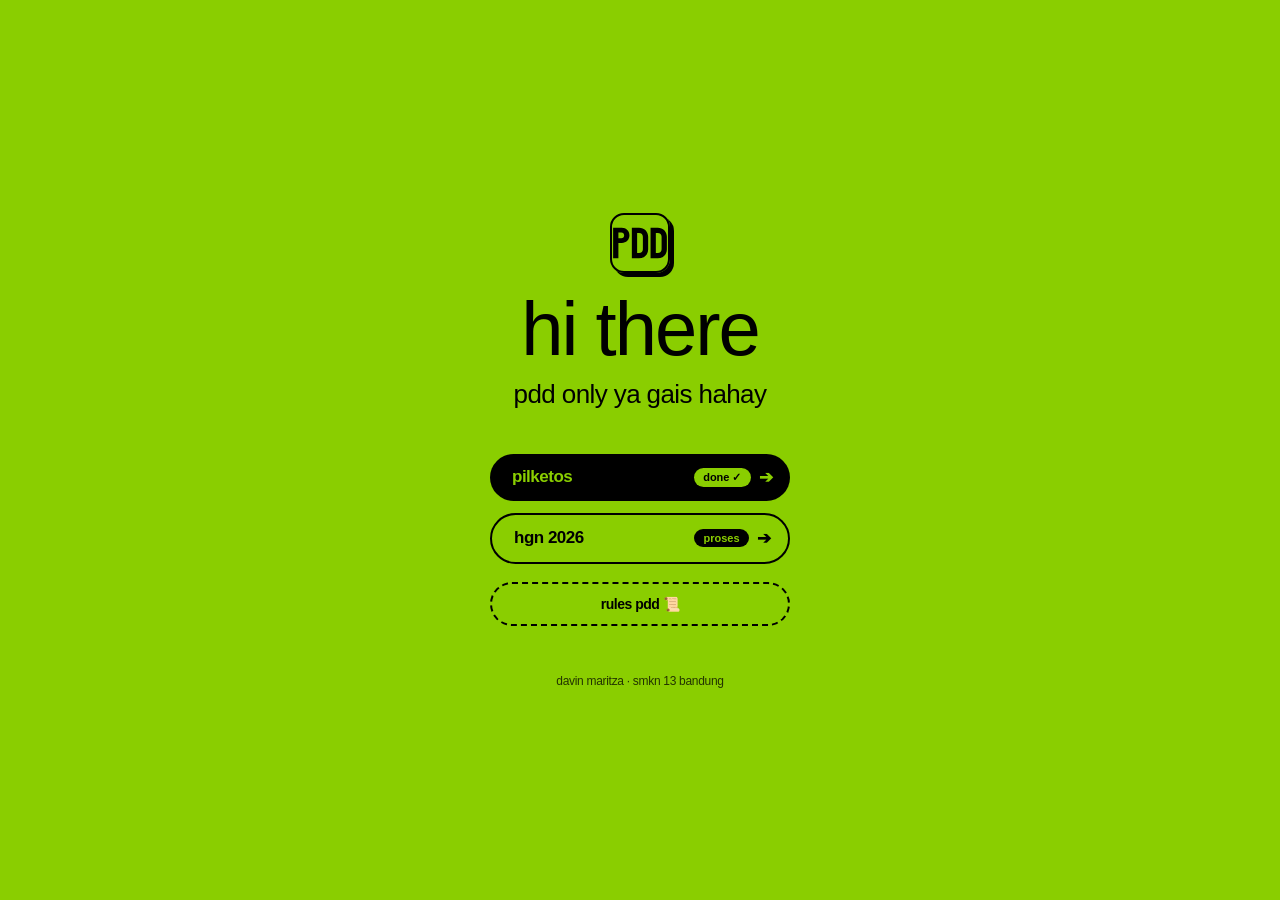
<file: index.html>
<!DOCTYPE html>
<html lang="id">
<head>
  <meta charset="UTF-8">
  <meta name="viewport" content="width=device-width, initial-scale=1, viewport-fit=cover, interactive-widget=resizes-content">
  <meta name="theme-color" content="#8ACE00">
  <meta name="apple-mobile-web-app-status-bar-style" content="default">
  <title>pdd only</title>
  <link rel="icon" href="favicon.ico" sizes="48x48">
  <link rel="icon" href="favicon.svg" type="image/svg+xml">
  <link rel="apple-touch-icon" href="apple-touch-icon.png">
  <link rel="manifest" href="site.webmanifest">
  <style>
    * {
      box-sizing: border-box;
      margin: 0;
      padding: 0;
    }

    html {
      -webkit-tap-highlight-color: transparent;
      -webkit-text-size-adjust: 100%;
      overscroll-behavior: none;
    }

    body {
      background-color: #8ACE00;
      color: #000000;
      font-family: Arial, Helvetica, sans-serif;
      min-height: 100dvh;
      display: flex;
      flex-direction: column;
      justify-content: center;
      align-items: center;
      padding: max(24px, env(safe-area-inset-top)) max(20px, env(safe-area-inset-right)) max(24px, env(safe-area-inset-bottom)) max(20px, env(safe-area-inset-left));
      text-align: center;
    }

    .brat-box {
      display: flex;
      flex-direction: column;
      align-items: center;
      justify-content: center;
      width: 100%;
      max-width: 540px;
    }

    .brat-title {
      font-size: clamp(48px, 11vw, 76px);
      font-weight: 400;
      letter-spacing: -2px;
      line-height: 1;
      filter: blur(0.75px);
      margin-bottom: 12px;
      text-transform: lowercase;
    }

    .brat-sub {
      font-size: clamp(18px, 4.5vw, 26px);
      font-weight: 400;
      letter-spacing: -0.6px;
      filter: blur(0.55px);
      margin-bottom: 44px;
      text-transform: lowercase;
    }

    .brat-links {
      display: flex;
      flex-direction: column;
      gap: 12px;
      width: 100%;
      max-width: 300px;
    }

    .brat-btn {
      display: block;
      padding: 16px 24px;
      background: #000000;
      color: #8ACE00;
      text-decoration: none;
      font-size: 17px;
      font-weight: 700;
      letter-spacing: -0.5px;
      border-radius: 999px;
      text-transform: lowercase;
      filter: blur(0.2px);
      touch-action: manipulation;
      user-select: none;
      -webkit-user-select: none;
      -webkit-touch-callout: none;
      transition: transform 120ms ease-out, opacity 120ms ease-out;
      cursor: pointer;
      border: none;
      font-family: inherit;
    }

    .brat-btn:active {
      transform: scale(0.96);
      opacity: 0.85;
    }

    .brat-btn.outline {
      background: transparent;
      color: #000000;
      border: 2.5px solid #000000;
    }

    .brat-btn.outline:active {
      background: rgba(0, 0, 0, 0.12);
      transform: scale(0.96);
    }

    .brat-btn.with-status {
      display: flex;
      align-items: center;
      justify-content: space-between;
      padding: 13px 18px 13px 22px;
    }

    .brat-status-group {
      display: inline-flex;
      align-items: center;
      gap: 8px;
    }

    .brat-status-tag {
      font-size: 11px;
      font-weight: 700;
      padding: 3px 9px;
      border-radius: 999px;
      text-transform: lowercase;
      letter-spacing: 0;
      filter: none;
    }

    .brat-status-tag.done {
      background: #8ACE00;
      color: #000000;
    }

    .brat-status-tag.proses {
      background: #000000;
      color: #8ACE00;
    }

    @media (hover: hover) and (pointer: fine) {
      .brat-btn:hover {
        transform: scale(1.03);
        opacity: 0.9;
      }
      .brat-btn.outline:hover {
        background: rgba(0, 0, 0, 0.08);
      }
    }

    footer {
      margin-top: 48px;
      font-size: 12px;
      letter-spacing: -0.3px;
      text-transform: lowercase;
      filter: blur(0.3px);
      opacity: 0.75;
    }

    /* Brat Modal */
    .brat-modal-overlay {
      position: fixed;
      inset: 0;
      background: rgba(0, 0, 0, 0.7);
      backdrop-filter: blur(6px);
      -webkit-backdrop-filter: blur(6px);
      display: none;
      align-items: center;
      justify-content: center;
      padding: 20px;
      z-index: 1000;
    }

    .brat-modal-overlay.active {
      display: flex;
    }

    .brat-modal {
      background: #8ACE00;
      border: 3px solid #000000;
      border-radius: 24px;
      padding: 32px 24px;
      max-width: 360px;
      width: 100%;
      text-align: center;
      box-shadow: 8px 8px 0px #000000;
      animation: popIn 0.2s ease-out;
    }

    @keyframes popIn {
      from { transform: scale(0.9); opacity: 0; }
      to { transform: scale(1); opacity: 1; }
    }

    .brat-modal-title {
      font-size: 26px;
      font-weight: 700;
      text-transform: lowercase;
      letter-spacing: -1px;
      filter: blur(0.3px);
      margin-bottom: 6px;
    }

    .brat-modal-desc {
      font-size: 14px;
      font-weight: 500;
      margin-bottom: 20px;
      text-transform: lowercase;
      opacity: 0.85;
    }

    .brat-input {
      width: 100%;
      padding: 14px 18px;
      border: 2.5px solid #000000;
      border-radius: 999px;
      background: #FFFFFF;
      color: #000000;
      font-size: 16px;
      font-family: inherit;
      outline: none;
      text-align: center;
      margin-bottom: 12px;
      box-sizing: border-box;
    }

    .brat-input:focus {
      background: #FAFAFA;
      box-shadow: 0 0 0 3px rgba(0,0,0,0.2);
    }

    .brat-modal-err {
      color: #D32F2F;
      font-size: 13px;
      font-weight: 700;
      margin-bottom: 12px;
      min-height: 18px;
      text-transform: lowercase;
    }

    .brat-modal-actions {
      display: flex;
      flex-direction: column;
      gap: 8px;
    }

    /* Rules Modal */
    .brat-modal.rules-modal {
      max-width: 560px;
      text-align: left;
      padding: 24px 20px;
      max-height: 86dvh;
      display: flex;
      flex-direction: column;
    }

    .rules-header {
      text-align: center;
      margin-bottom: 12px;
      flex-shrink: 0;
    }

    .rules-tabs {
      display: grid;
      grid-template-columns: 1fr 1fr;
      gap: 8px;
      margin-bottom: 14px;
      flex-shrink: 0;
    }

    .rules-tab-btn {
      padding: 10px 12px;
      border-radius: 999px;
      border: 2px solid #000000;
      background: transparent;
      color: #000000;
      font-family: inherit;
      font-size: 13px;
      font-weight: 700;
      text-transform: lowercase;
      cursor: pointer;
      transition: background 120ms ease, color 120ms ease;
    }

    .rules-tab-btn.active {
      background: #000000;
      color: #8ACE00;
    }

    .rules-scroll {
      overflow-y: auto;
      padding-right: 4px;
      margin-bottom: 14px;
      flex: 1;
    }

    .rules-tab-panel {
      display: none;
      flex-direction: column;
      gap: 10px;
    }

    .rules-tab-panel.active {
      display: flex;
    }

    .rules-scroll::-webkit-scrollbar {
      width: 6px;
    }

    .rules-scroll::-webkit-scrollbar-thumb {
      background: #000000;
      border-radius: 999px;
    }

    .rule-card {
      background: #FFFFFF;
      border: 2px solid #000000;
      border-radius: 14px;
      padding: 12px 14px;
      box-shadow: 3px 3px 0px #000000;
    }

    .rule-card-title {
      font-size: 14px;
      font-weight: 700;
      text-transform: lowercase;
      margin-bottom: 6px;
      display: flex;
      align-items: center;
      gap: 6px;
    }

    .rule-card ul {
      padding-left: 18px;
      margin: 0;
      font-size: 12.5px;
      line-height: 1.5;
      color: #111111;
    }

    .rule-card li + li {
      margin-top: 4px;
    }

    .pasal-list {
      display: flex;
      flex-direction: column;
      gap: 7px;
      margin-top: 4px;
    }

    .pasal-row {
      display: grid;
      grid-template-columns: 72px 1fr;
      gap: 8px;
      align-items: start;
      font-size: 12px;
      line-height: 1.45;
      padding-bottom: 6px;
      border-bottom: 1px dashed #D4D4D4;
    }

    .pasal-row:last-child {
      border-bottom: none;
      padding-bottom: 0;
    }

    .pasal-badge {
      display: inline-block;
      background: #000000;
      color: #8ACE00;
      font-size: 10.5px;
      font-weight: 700;
      padding: 3px 6px;
      border-radius: 6px;
      text-align: center;
      white-space: nowrap;
    }

    .source-bar {
      display: flex;
      flex-wrap: wrap;
      gap: 6px;
      margin-top: 8px;
      padding-top: 8px;
      border-top: 1.5px solid #000000;
      align-items: center;
      font-size: 11px;
    }

    .source-link {
      display: inline-block;
      background: #F4F4F5;
      border: 1.5px solid #000000;
      color: #000000;
      text-decoration: none;
      font-weight: 700;
      padding: 3px 8px;
      border-radius: 999px;
      font-size: 11px;
    }

    .source-link:hover {
      background: #8ACE00;
    }
  </style>
  <script src="pdd-security.js"></script>
</head>
<body>

  <div class="brat-box">
    <img src="favicon.svg" alt="Logo PDD" style="width: 60px; height: 60px; margin-bottom: 18px; border-radius: 14px; box-shadow: 4px 4px 0px #000000; border: 2px solid #000000;" />
    <div class="brat-title">hi there</div>
    <div class="brat-sub">pdd only ya gais hahay</div>

    <div class="brat-links">
      <a href="administrasi.html" class="brat-btn with-status" data-gate-target="administrasi.html">
        <span>pilketos</span>
        <span class="brat-status-group">
          <span class="brat-status-tag done">done ✓</span>
          <span>➔</span>
        </span>
      </a>
      <a href="hgn/index.html" class="brat-btn outline with-status" data-gate-target="hgn/index.html">
        <span>hgn 2026</span>
        <span class="brat-status-group">
          <span class="brat-status-tag proses">proses</span>
          <span>➔</span>
        </span>
      </a>
      <button type="button" id="openRulesBtn" class="brat-btn outline" style="margin-top: 6px; font-size: 14px; padding: 12px 20px; border-style: dashed;">rules pdd 📜</button>
    </div>

    <footer>
      davin maritza · smkn 13 bandung
    </footer>
  </div>

  <!-- Password Modal -->
  <div id="bratModal" class="brat-modal-overlay">
    <div class="brat-modal">
      <div class="brat-modal-title">pdd only</div>
      <div class="brat-modal-desc">masukin password dulu ya:</div>
      <form id="bratGateForm">
        <input type="password" id="bratPasswordInput" class="brat-input" placeholder="password..." autocomplete="off" />
        <div id="bratError" class="brat-modal-err"></div>
        <div class="brat-modal-actions">
          <button type="submit" class="brat-btn">masuk ➔</button>
          <button type="button" id="bratCancelBtn" class="brat-btn outline" style="padding: 10px; font-size: 14px;">batal</button>
        </div>
      </form>
    </div>
  </div>

  <!-- Rules Modal -->
  <div id="rulesModal" class="brat-modal-overlay" role="dialog" aria-modal="true" aria-labelledby="rulesModalTitle">
    <div class="brat-modal rules-modal">
      <div class="rules-header">
        <div id="rulesModalTitle" class="brat-modal-title">rules selama jadi pdd</div>
        <div class="brat-modal-desc" style="margin-bottom: 0;">wajib baca &amp; patuhi bareng-bareng ya gais</div>
      </div>

      <div class="rules-tabs" role="tablist">
        <button type="button" class="rules-tab-btn active" data-rules-tab="sop" role="tab" aria-selected="true">📋 sop &amp; rules</button>
        <button type="button" class="rules-tab-btn" data-rules-tab="etik" role="tab" aria-selected="false">⚖️ kode etik &amp; hukum</button>
      </div>

      <div class="rules-scroll" id="rulesScrollBody">
        <!-- Tab 1: SOP & Rules Internal -->
        <div id="tab-sop" class="rules-tab-panel active">
          <div class="rule-card">
            <div class="rule-card-title">1. anti-mendadak &amp; wajib persiapan</div>
            <ul>
              <li>Segala kebutuhan desain, liputan, atau konsep acara wajib dikoordinasikan jauh-jauh hari karena butuh persiapan matang.</li>
              <li><strong>Kami berhak menolak</strong> request atau penugasan yang mendadak tanpa pemberitahuan sebelumnya.</li>
            </ul>
          </div>

          <div class="rule-card">
            <div class="rule-card-title">2. bersifat netral &amp; objektif</div>
            <ul>
              <li>PDD wajib bersikap <strong>netral, independen, dan tidak memihak</strong> kandidat, golongan, atau pihak tertentu (termasuk saat Pilketos maupun event sekolah).</li>
              <li>Memberikan eksposur dan porsi publikasi yang adil, berbasis fakta lapangan, serta bebas dari opini pribadi yang menghakimi.</li>
            </ul>
          </div>

          <div class="rule-card">
            <div class="rule-card-title">3. komunikasi &amp; tanggung jawab</div>
            <ul>
              <li>Wajib <strong>fast response</strong> di grup PDD dan selalu update progres tugas (jangan ghosting pas deadline).</li>
              <li>Kalau berhalangan hadir atau butuh bantuan, langsung kabari di grup jauh-jauh hari biar bisa di-backup.</li>
            </ul>
          </div>

          <div class="rule-card">
            <div class="rule-card-title">4. disiplin waktu &amp; hari h</div>
            <ul>
              <li>Saat event sekolah, tim PDD wajib datang lebih awal buat cek alat dan plotting posisi liputan.</li>
              <li>Wajib pakai atribut panitia (ID card / seragam yang disepakati) biar leluasa gerak di lapangan.</li>
            </ul>
          </div>

          <div class="rule-card">
            <div class="rule-card-title">5. standar dokumentasi (foto &amp; video)</div>
            <ul>
              <li>Seimbangkan jepretan <strong>Portrait</strong> (Feed 4:5 / Story 9:16) dan <strong>Landscape</strong> (wide/panggung).</li>
              <li>Prioritas objek wajib: inti acara, bapak/ibu guru, <strong>Kepala Sekolah (wajib!)</strong>, dan momen candid siswa.</li>
              <li>Dilarang asal hapus file di kamera sebelum selesai di-backup.</li>
            </ul>
          </div>

          <div class="rule-card">
            <div class="rule-card-title">6. aturan setor file (anti-pecah)</div>
            <ul>
              <li>Hari H beres acara, semua file mentah (RAW/Original) wajib langsung disetor ke Google Drive di hari yang sama.</li>
              <li><strong>Jangan kirim via WhatsApp</strong> kalau bisa colok card reader / upload langsung ke Drive biar resolusi gak turun.</li>
            </ul>
          </div>

          <div class="rule-card">
            <div class="rule-card-title">7. desain &amp; publikasi medsos</div>
            <ul>
              <li>Desain wajib ngikutin palet warna, font, dan aset logo resmi (SMKN 13, OSIS, MPK) yang udah disiapin.</li>
              <li>Sebelum posting, wajib cek ulang ejaan nama &amp; gelar Kepala Sekolah / guru (anti-typo!).</li>
            </ul>
          </div>

          <div class="rule-card">
            <div class="rule-card-title">8. attitude &amp; jaga inventaris</div>
            <ul>
              <li>Jaga sopan santun dan etika saat motret bapak/ibu guru maupun tamu undangan di lapangan.</li>
              <li>Jaga barang inventaris (kamera, lensa, mic, baterai, memory card) kayak milik sendiri dan kembalikan dalam kondisi lengkap.</li>
            </ul>
          </div>
        </div>

        <!-- Tab 2: Kode Etik Jurnalistik & Hukum RI -->
        <div id="tab-etik" class="rules-tab-panel">
          <div class="rule-card">
            <div class="rule-card-title">kode etik jurnalistik (pasal 1 – 11 lengkap)</div>
            <div style="font-size: 11px; color: #52525B; margin-bottom: 8px;">Peraturan Dewan Pers No. 6/Peraturan-DP/V/2008</div>
            <div class="pasal-list">
              <div class="pasal-row">
                <span class="pasal-badge">Pasal 1</span>
                <span>Bersikap <strong>independen &amp; netral</strong>, menghasilkan publikasi yang akurat, berimbang, dan tidak beritikad buruk.</span>
              </div>
              <div class="pasal-row">
                <span class="pasal-badge">Pasal 2</span>
                <span>Menempuh cara profesional: tunjukkan identitas, hormati privasi, dan beri keterangan jelas jika foto/gambar merupakan arsip atau rekayasa.</span>
              </div>
              <div class="pasal-row">
                <span class="pasal-badge">Pasal 3</span>
                <span>Selalu menguji informasi (<em>check &amp; re-check</em>), berimbang, tidak mencampur fakta dengan opini menghakimi, serta asas praduga tak bersalah.</span>
              </div>
              <div class="pasal-row">
                <span class="pasal-badge">Pasal 4</span>
                <span>Dilarang membuat atau menyebarkan konten bohong (<em>hoax</em>), fitnah, sadis, dan cabul.</span>
              </div>
              <div class="pasal-row">
                <span class="pasal-badge">Pasal 5</span>
                <span>Wajib merahasiakan identitas korban kejahatan susila serta identitas anak yang terlibat masalah hukum.</span>
              </div>
              <div class="pasal-row">
                <span class="pasal-badge">Pasal 6</span>
                <span>Tidak menyalahgunakan tugas/posisi PDD untuk kepentingan pribadi dan dilarang keras menerima suap atau gratifikasi.</span>
              </div>
              <div class="pasal-row">
                <span class="pasal-badge">Pasal 7</span>
                <span>Memegang <strong>Hak Tolak</strong> untuk melindungi narasumber anonim, serta menghargai embargo dan kesepakatan <em>off the record</em>.</span>
              </div>
              <div class="pasal-row">
                <span class="pasal-badge">Pasal 8</span>
                <span>Anti-prasangka &amp; anti-diskriminasi (suku, ras, agama, gender, kondisi fisik/mental) serta tidak merendahkan martabat orang lain.</span>
              </div>
              <div class="pasal-row">
                <span class="pasal-badge">Pasal 9</span>
                <span>Menghormati hak privasi dan kehidupan pribadi narasumber, kecuali menyangkut kepentingan publik yang luas.</span>
              </div>
              <div class="pasal-row">
                <span class="pasal-badge">Pasal 10</span>
                <span>Segera mencabut, meralat, dan memperbaiki informasi/postingan yang keliru disertai permintaan maaf terbuka.</span>
              </div>
              <div class="pasal-row">
                <span class="pasal-badge">Pasal 11</span>
                <span>Wajib melayani <strong>Hak Jawab</strong> dan <strong>Hak Koreksi</strong> dari pihak terkait secara proporsional.</span>
              </div>
            </div>
          </div>

          <div class="rule-card">
            <div class="rule-card-title">payung hukum ri (pers, foto, data &amp; digital)</div>
            <div class="pasal-list">
              <div class="pasal-row">
                <span class="pasal-badge">UU 40/1999</span>
                <span><strong>UU Pers (Pasal 5 &amp; 7):</strong> Wajib menghormati norma agama, kesusilaan, praduga tak bersalah, melayani Hak Jawab &amp; Hak Tolak, serta menaati Kode Etik Jurnalistik.</span>
              </div>
              <div class="pasal-row">
                <span class="pasal-badge">UU 28/2014</span>
                <span><strong>UU Hak Cipta (Pasal 12):</strong> Dilarang menggunakan atau mendistribusikan potret seseorang untuk keperluan komersial/iklan tanpa izin tertulis dari subjek foto.</span>
              </div>
              <div class="pasal-row">
                <span class="pasal-badge">UU 27/2022</span>
                <span><strong>UU PDP (Pasal 65):</strong> Dilarang memperoleh, mengungkapkan, atau menyebarkan data pribadi milik orang lain (termasuk foto dokumen/identitas sensitif) secara melawan hukum.</span>
              </div>
              <div class="pasal-row">
                <span class="pasal-badge">UU 1/2024</span>
                <span><strong>UU ITE (Pasal 27A &amp; 28):</strong> Dilarang menyerang kehormatan/nama baik orang lain, menyebar ujaran kebencian SARA, serta berita bohong di ruang digital.</span>
              </div>
            </div>

            <div class="source-bar">
              <span><strong>Sumber Resmi:</strong></span>
              <a href="https://dewanpers.or.id" target="_blank" rel="noopener noreferrer" class="source-link">Dewan Pers (dewanpers.or.id) ↗</a>
              <a href="https://peraturan.bpk.go.id" target="_blank" rel="noopener noreferrer" class="source-link">JDIH BPK RI (peraturan.bpk.go.id) ↗</a>
            </div>
          </div>
        </div>
      </div>

      <button type="button" id="closeRulesBtn" class="brat-btn" style="padding: 12px; font-size: 15px; flex-shrink: 0;">paham &amp; siap! ➔</button>
    </div>
  </div>

  <script>
    let pendingTarget = null;
    const modal = document.getElementById('bratModal');
    const input = document.getElementById('bratPasswordInput');
    const err = document.getElementById('bratError');
    const cancelBtn = document.getElementById('bratCancelBtn');

    document.querySelectorAll('[data-gate-target]').forEach(el => {
      el.addEventListener('click', function(e) {
        const target = this.getAttribute('data-gate-target');
        if (window.PDDSecurity && window.PDDSecurity.isAuthorized()) {
          // Already unlocked
          return true;
        }
        e.preventDefault();
        pendingTarget = target;
        err.textContent = '';
        input.value = '';
        modal.classList.add('active');
        setTimeout(() => input.focus(), 100);
      });
    });

    cancelBtn.addEventListener('click', function() {
      modal.classList.remove('active');
      pendingTarget = null;
    });

    modal.addEventListener('click', function(e) {
      if (e.target === modal) {
        modal.classList.remove('active');
        pendingTarget = null;
      }
    });

    document.getElementById('bratGateForm').addEventListener('submit', async function(e) {
      e.preventDefault();
      err.textContent = '';
      const val = input.value;
      if (!val) return;
      const ok = await window.PDDSecurity.verifyAndAuthorize(val);
      if (ok) {
        modal.classList.remove('active');
        if (pendingTarget) {
          window.location.href = pendingTarget;
        }
      } else {
        err.textContent = 'password salah cuy!';
        input.value = '';
        input.focus();
      }
    });

    // Rules Modal Handlers
    const rulesModal = document.getElementById('rulesModal');
    const openRulesBtn = document.getElementById('openRulesBtn');
    const closeRulesBtn = document.getElementById('closeRulesBtn');
    const rulesScrollBody = document.getElementById('rulesScrollBody');
    const tabBtns = document.querySelectorAll('.rules-tab-btn');
    const tabPanels = document.querySelectorAll('.rules-tab-panel');

    tabBtns.forEach(btn => {
      btn.addEventListener('click', function() {
        const targetTab = this.getAttribute('data-rules-tab');
        tabBtns.forEach(b => {
          const isMatch = b === this;
          b.classList.toggle('active', isMatch);
          b.setAttribute('aria-selected', isMatch ? 'true' : 'false');
        });
        tabPanels.forEach(panel => {
          panel.classList.toggle('active', panel.id === 'tab-' + targetTab);
        });
        if (rulesScrollBody) rulesScrollBody.scrollTop = 0;
      });
    });

    openRulesBtn.addEventListener('click', function() {
      rulesModal.classList.add('active');
    });

    closeRulesBtn.addEventListener('click', function() {
      rulesModal.classList.remove('active');
    });

    rulesModal.addEventListener('click', function(e) {
      if (e.target === rulesModal) {
        rulesModal.classList.remove('active');
      }
    });

    document.addEventListener('keydown', function(e) {
      if (e.key === 'Escape') {
        rulesModal.classList.remove('active');
        modal.classList.remove('active');
        pendingTarget = null;
      }
    });
  </script>
</body>
</html>
</file>
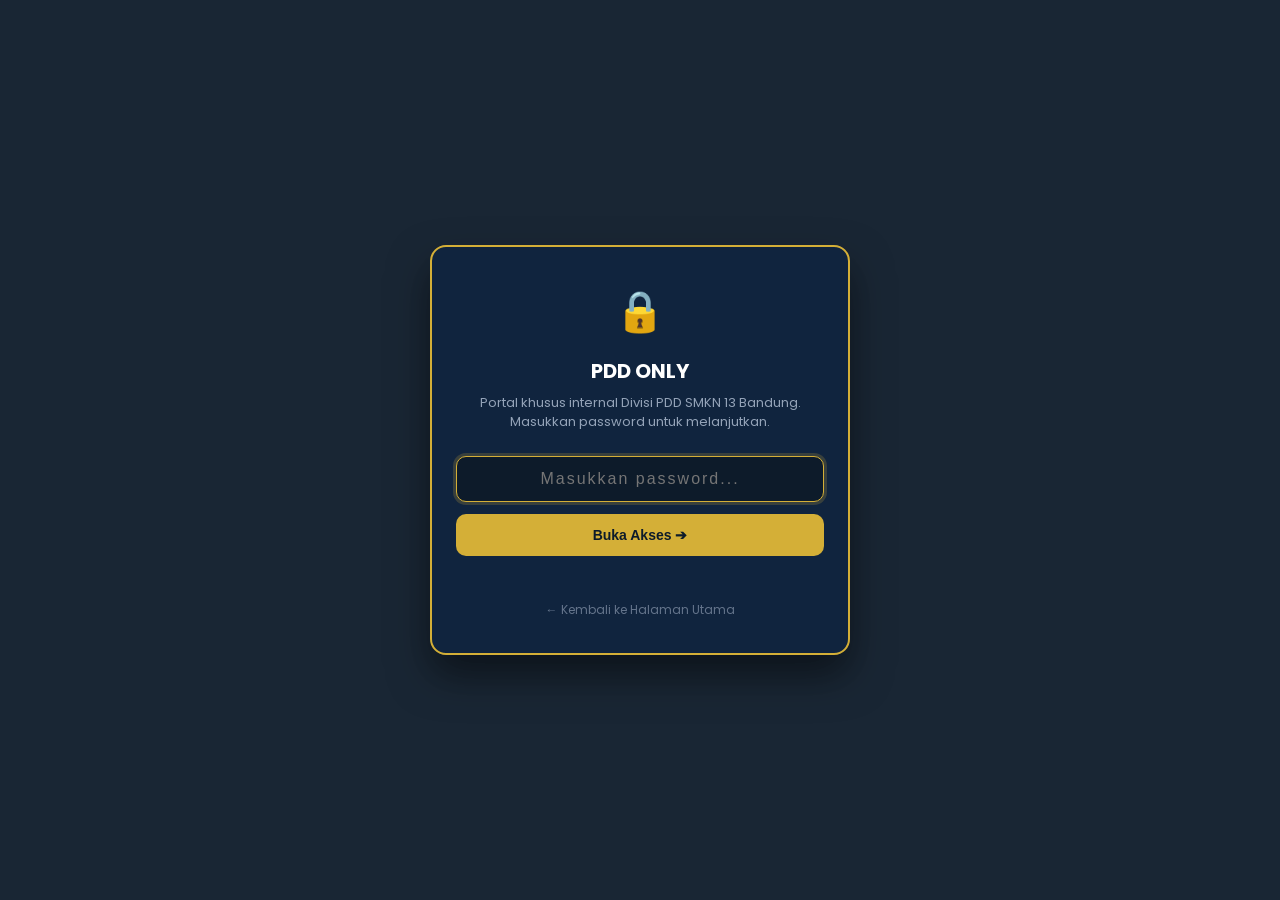
<file: hgn/index.html>
<!DOCTYPE html>
<html lang="id">
<head>
  <meta charset="UTF-8">
  <meta name="viewport" content="width=device-width, initial-scale=1, viewport-fit=cover, interactive-widget=resizes-content">
  <meta name="theme-color" media="(prefers-color-scheme: light)" content="#1A365D">
  <meta name="theme-color" media="(prefers-color-scheme: dark)" content="#1A365D">
  <meta name="apple-mobile-web-app-status-bar-style" content="default">
  <title>Hub Desain & Berkas — PDD HGN 2026 SMKN 13 Bandung</title>
  <link rel="icon" type="image/png" href="assets/logo-mpk.png">
  <link rel="preconnect" href="https://fonts.googleapis.com">
  <link rel="preconnect" href="https://fonts.gstatic.com" crossorigin>
  <link href="https://fonts.googleapis.com/css2?family=League+Spartan:wght@600;700;800&family=Poppins:wght@400;500;600;700&display=swap" rel="stylesheet">
  <link rel="stylesheet" href="style.css">
  <script src="../pdd-security.js"></script>
  <script>
    if (window.PDDSecurity) {
      window.PDDSecurity.enforceGate({ homeUrl: '../index.html' });
    }
  </script>
</head>
<body>

  <!-- Header Nav -->
  <header class="site-header">
    <div class="header-container">
      <a href="index.html" class="brand-wrapper">
        <div class="logo-badge-group">
          <img src="assets/logo-smkn13.png" alt="Logo SMKN 13 Bandung">
          <img src="assets/logo-osis.png" alt="Logo OSIS">
          <img src="assets/logo-mpk.png" alt="Logo MPK">
        </div>
        <div class="brand-info">
          <h1>PDD HGN 2026</h1>
          <div class="subtitle">SMKN 13 Bandung · OSIS & MPK</div>
        </div>
      </a>

      <nav class="main-nav">
        <a href="index.html" class="nav-link active">📁 Berkas & Aset</a>
        <a href="tasks.html" class="nav-link">📋 Pembagian Tugas</a>
        <a href="roadmap.html" class="nav-link">⏱️ Timeline & Rundown</a>
        <a href="../index.html" class="nav-link" style="opacity: 0.75;" title="Kembali ke Portal Pilketos">← Pilketos</a>
      </nav>
    </div>
  </header>

  <!-- Main Content -->
  <main class="main-content">
    
    <!-- Hero Card -->
    <section class="hero-card">
      <div class="hero-text-side">
        <span class="hero-badge">Upcoming Event · 25 November 2026</span>
        <h2>Hari Guru Nasional 2026 — SMKN 13 Bandung</h2>
        <p>
          Pusat koordinasi Divisi PDD (Publikasi, Dekorasi, dan Dokumentasi) OSIS & MPK SMKN 13 Bandung. Berisi panduan visual, palet warna resmi, pembagian tugas kolaborasi VBAP–EBAP, serta repositori berkas produksi.
        </p>

        <div class="hero-stats-row">
          <div class="hero-stat-box">
            <div class="stat-label">Hari Pelaksanaan</div>
            <div class="stat-val">25 Nov 2026</div>
          </div>
          <div class="hero-stat-box">
            <div class="stat-label">Formasi Tim</div>
            <div class="stat-val">6 Anggota</div>
          </div>
          <div class="hero-stat-box">
            <div class="stat-label">Struktur Tim</div>
            <div class="stat-val">3 VBAP · 3 EBAP</div>
          </div>
        </div>
      </div>

      <div class="hero-image-side">
        <img src="assets/hero-reference.jpg" alt="Referensi Desain HGN 2026 — Jalan Fajar & Buku Melayang">
        <div class="hero-image-caption">
          Konsep Visual: Jalan Fajar & Buku Melayang
        </div>
      </div>
    </section>

    <!-- Color Palette Section -->
    <section class="palette-card">
      <div class="section-title">
        <span>Palet Warna Resmi Desain HGN</span>
        <span style="font-size: 12px; font-weight: 500; color: var(--text-muted); font-family: 'Poppins', sans-serif;">Gunakan kode HEX ini untuk Canva, Photoshop, dan Illustrator</span>
      </div>

      <div class="palette-grid">
        <div class="color-swatch-box">
          <div class="color-block" style="background: #F9F8F0; border-bottom: 1px solid #E2E8F0;"></div>
          <div class="color-info">
            <div class="color-name">Cloud Cream</div>
            <div class="color-hex">#F9F8F0</div>
            <div class="color-role">Background dasar, kartu konten, kanvas bersih</div>
          </div>
        </div>

        <div class="color-swatch-box">
          <div class="color-block" style="background: #4687E4;"></div>
          <div class="color-info">
            <div class="color-name">Sky Azure</div>
            <div class="color-hex">#4687E4</div>
            <div class="color-role">Warna grafis utama, jalan fajar, tombol, aksen</div>
          </div>
        </div>

        <div class="color-swatch-box">
          <div class="color-block" style="background: #FAE5C1;"></div>
          <div class="color-info">
            <div class="color-name">Warm Sunbeam</div>
            <div class="color-hex">#FAE5C1</div>
            <div class="color-role">Semburat cahaya fajar, highlight, glow visual</div>
          </div>
        </div>

        <div class="color-swatch-box">
          <div class="color-block" style="background: #D9534F;"></div>
          <div class="color-info">
            <div class="color-name">Terracotta Accent</div>
            <div class="color-hex">#D9534F</div>
            <div class="color-role">Cover buku, pita pembatas, aksen pembeda</div>
          </div>
        </div>

        <div class="color-swatch-box">
          <div class="color-block" style="background: #1A365D;"></div>
          <div class="color-info">
            <div class="color-name">Deep Navy</div>
            <div class="color-hex">#1A365D</div>
            <div class="color-role">Warna teks judul & tipografi agar kontras dan terbaca</div>
          </div>
        </div>
      </div>
    </section>

    <!-- Berkas & Aset Kerja -->
    <div class="section-title">
      <span>Repositori Berkas & Tautan Kerja</span>
    </div>

    <div class="grid-2">
      
      <!-- Card 1 -->
      <div class="card">
        <div class="card-header">
          <h3>🎨 Aset Desain & Grafis</h3>
          <span class="badge-vbap">Divisi Publikasi</span>
        </div>
        <p style="font-size: 13px; color: var(--text-muted); margin-bottom: 12px;">
          Folder kerja untuk feed Instagram, template story, cue card MC, dan logo resmi resolusi tinggi.
        </p>
        <div style="margin-bottom: 14px; display: flex; gap: 6px; flex-wrap: wrap;">
          <span class="status-pill status-done" style="font-size: 11px;">✅ Template Kosongan (Beres)</span>
          <span class="status-pill status-done" style="font-size: 11px;">✅ Cue Card MC (Beres)</span>
          <span class="status-pill status-todo" style="font-size: 11px;">📌 Frame Layout Feed (Selasa)</span>
        </div>
        <div style="display: flex; gap: 8px; flex-wrap: wrap;">
          <a href="tasks.html" class="btn btn-primary btn-sm">Lihat Detail Tugas Desain →</a>
          <a href="assets/hero-reference.jpg" target="_blank" class="btn btn-outline btn-sm">Gambar Referensi</a>
          <a href="assets/logo-osis.png" download class="btn btn-outline btn-sm">Logo OSIS HD</a>
          <a href="assets/logo-mpk.png" download class="btn btn-outline btn-sm">Logo MPK HD</a>
        </div>
      </div>

      <!-- Card 2 -->
      <div class="card">
        <div class="card-header">
          <h3>📸 Dokumentasi & Liputan</h3>
          <span class="badge-vbap">Divisi Dokumentasi</span>
        </div>
        <p style="font-size: 13px; color: var(--text-muted); margin-bottom: 16px;">
          Penyimpanan folder Google Drive untuk hasil foto upacara, penampilan siswa, dan footage video aftermovie.
        </p>
        <div style="display: flex; gap: 8px; flex-wrap: wrap;">
          <a href="roadmap.html" class="btn btn-outline btn-sm">Lihat Timeline & Rundown →</a>
          <a href="tasks.html" class="btn btn-primary btn-sm">Detail Tugas Liputan →</a>
        </div>
      </div>

      <!-- Card 3 -->
      <div class="card" style="grid-column: 1 / -1;">
        <div class="card-header">
          <h3>👥 Formasi Kolaborasi Tim</h3>
          <span class="badge-ebap">Pairing VBAP–EBAP</span>
        </div>
        <p style="font-size: 13px; color: var(--text-muted); margin-bottom: 16px;">
          Sub-tim kerja dengan pendampingan langsung anggota senior (VBAP) bersama junior (EBAP):
        </p>
        <ul style="font-size: 12px; color: var(--text-main); list-style: none; display: flex; flex-direction: column; gap: 8px;">
          <li>• <strong>Publikasi & Desain Konten:</strong> Hasbi (VBAP) & Zhafira (EBAP) — Template kosongan & cue card MC beres, frame feed Selasa</li>
          <li>• <strong>Dokumentasi & Operasional Lapangan:</strong> Imayesi (Lead VBAP) & Raziq (Lead EBAP) — Didukung Davin (VBAP), Fadli (EBAP), dan seluruh anggota tim PDD saat Hari H</li>
        </ul>
      </div>

    </div>

  </main>

  <!-- Footer -->
  <footer class="site-footer">
    <div class="footer-container">
      <div class="footer-copy">
        © 2026 Divisi PDD — OSIS & MPK SMKN 13 Bandung.
      </div>
      <div>
        Peringatan Hari Guru Nasional · 25 November 2026
      </div>
    </div>
  </footer>

</body>
</html>
</file>
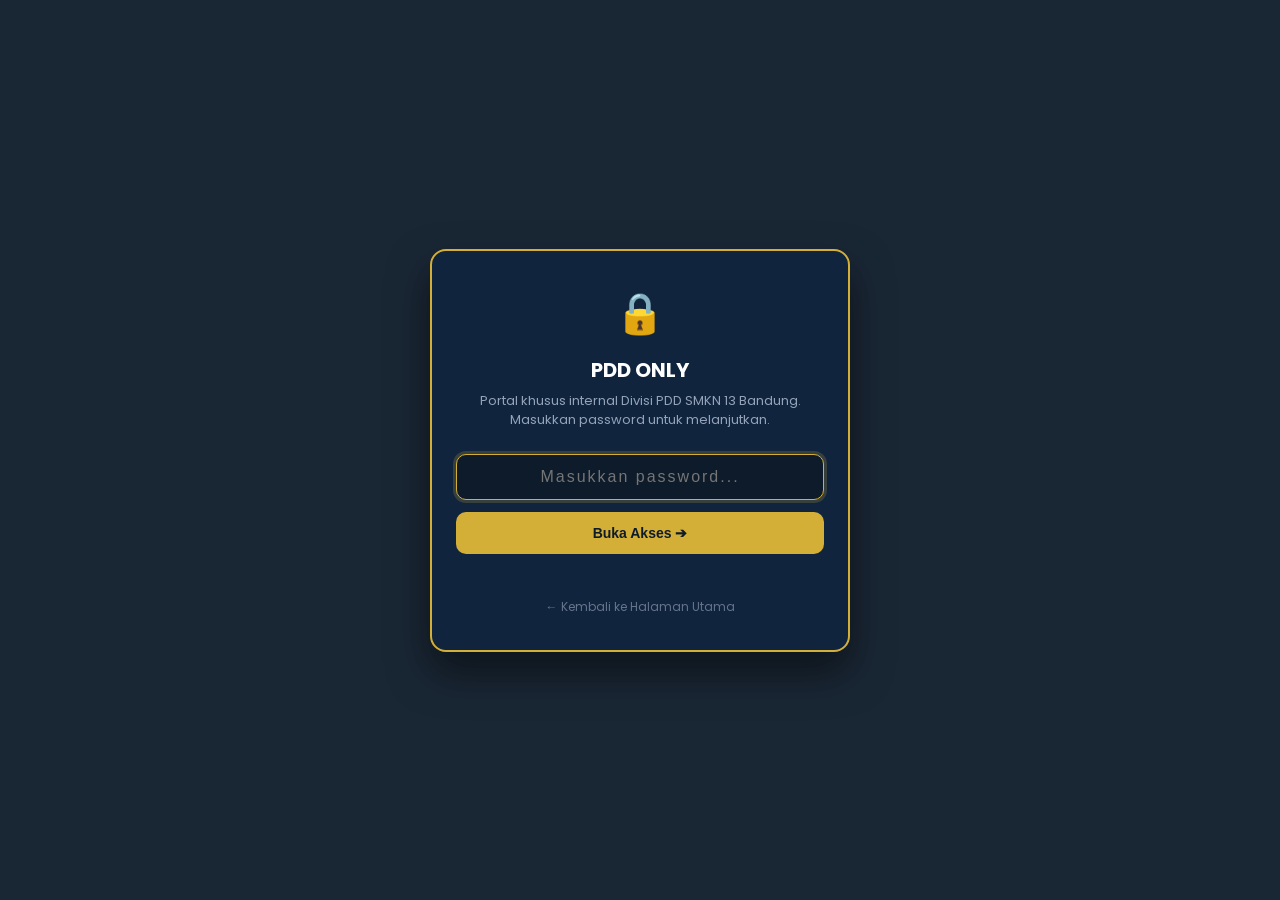
<file: administrasi.html>
<!DOCTYPE html>
<html lang="id">
<head>
  <meta charset="UTF-8">
  <meta name="viewport" content="width=device-width, initial-scale=1, viewport-fit=cover, interactive-widget=resizes-content">
  <meta name="theme-color" media="(prefers-color-scheme: light)" content="#0D1B2A">
  <meta name="theme-color" media="(prefers-color-scheme: dark)" content="#0D1B2A">
  <meta name="apple-mobile-web-app-status-bar-style" content="default">
  <title>📁 Administrasi — Divisi PDD PILKETOS SMKN 13 BANDUNG</title>
  <link rel="icon" type="image/png" href="logo-mpk.png">
  <link rel="preconnect" href="https://fonts.googleapis.com">
  <link rel="preconnect" href="https://fonts.gstatic.com" crossorigin>
  <link href="https://fonts.googleapis.com/css2?family=League+Spartan:wght@600;700;800&family=Poppins:wght@400;500;600;700&display=swap" rel="stylesheet">
  <script src="pdd-security.js"></script>
  <script>
    if (window.PDDSecurity) {
      window.PDDSecurity.enforceGate({ homeUrl: 'index.html' });
    }
  </script>
  <style>
    :root {
      --navy: #0D1B2A;
      --navy-light: #1B263B;
      --gold: #D4AF37;
      --gold-hover: #B89628;
      --gold-subtle: rgba(212, 175, 55, 0.12);
      --bg: #F4F6F9;
      --card-bg: #FFFFFF;
      --text-main: #1E293B;
      --text-muted: #64748B;
      --border: #E2E8F0;
      --tag-file: #E0E7FF;
      --tag-file-txt: #3730A3;
      --tag-folder: #FEF3C7;
      --tag-folder-txt: #92400E;
      --tag-other: #F1F5F9;
      --tag-other-txt: #475467;
    }

    html {
      -webkit-tap-highlight-color: transparent;
      -webkit-text-size-adjust: 100%;
    }

    * {
      box-sizing: border-box;
      margin: 0;
      padding: 0;
    }

    body {
      font-family: 'Poppins', sans-serif;
      background-color: var(--bg);
      color: var(--text-main);
      min-height: 100dvh;
      display: flex;
      flex-direction: column;
    }

    button, a, [role="button"], .btn-header, .tab-btn {
      touch-action: manipulation;
    }

    button, [role="button"], .btn-header, .tab-btn, .status-pill, .brand-badge {
      user-select: none;
      -webkit-user-select: none;
      -webkit-touch-callout: none;
    }

    .btn-header:active, .tab-btn:active {
      transform: scale(0.96);
    }

    /* Top Banner / Navbar */
    header {
      background: linear-gradient(135deg, var(--navy) 0%, #10243E 100%);
      color: white;
      padding: max(24px, env(safe-area-inset-top)) max(20px, env(safe-area-inset-right)) 24px max(20px, env(safe-area-inset-left));
      border-bottom: 3px solid var(--gold);
      box-shadow: 0 4px 20px rgba(13, 27, 42, 0.15);
    }

    .header-container {
      max-width: 1200px;
      margin: 0 auto;
      display: flex;
      flex-wrap: wrap;
      justify-content: space-between;
      align-items: center;
      gap: 16px;
    }

    .brand-title {
      display: flex;
      align-items: center;
      gap: 16px;
    }

    .brand-logo-container {
      background: #FFFFFF;
      padding: 6px 10px;
      border-radius: 12px;
      border: 1.5px solid rgba(212, 175, 55, 0.7);
      box-shadow: 0 4px 14px rgba(0, 0, 0, 0.25);
      display: inline-flex;
      align-items: center;
      justify-content: center;
      transition: all 0.25s ease;
      flex-shrink: 0;
    }

    @media (hover: hover) and (pointer: fine) {
      .brand-logo-container:hover {
        transform: translateY(-2px);
        box-shadow: 0 6px 18px rgba(212, 175, 55, 0.4);
        border-color: var(--gold);
      }
      .btn-header:hover {
        background: var(--gold);
        color: var(--navy);
        border-color: var(--gold);
      }
      .tab-btn:hover {
        color: var(--navy);
        background: rgba(255, 255, 255, 0.6);
      }
      tbody tr:hover {
        background-color: #EDF4FE;
      }
      .status-select:hover {
        filter: brightness(0.96);
      }
      .file-link:hover {
        text-decoration: underline;
      }
      .color-box:hover {
        transform: translateY(-2px);
      }
      .roadmap-card:hover {
        transform: translateY(-2px);
        box-shadow: 0 6px 16px rgba(0, 0, 0, 0.06);
      }
    }

    .brand-logo-img {
      height: 48px;
      width: auto;
      object-fit: contain;
      display: block;
    }

    .brand-badge {
      background: var(--gold);
      color: var(--navy);
      font-weight: 800;
      font-size: 13px;
      padding: 6px 12px;
      border-radius: 6px;
      letter-spacing: 0.5px;
      text-transform: uppercase;
    }

    h1 {
      font-family: 'League Spartan', sans-serif;
      font-size: 24px;
      font-weight: 700;
      letter-spacing: 0.5px;
      color: #FFFFFF;
    }

    .tagline {
      font-size: 13px;
      color: #94A3B8;
      margin-top: 2px;
    }

    .header-links {
      display: flex;
      gap: 10px;
    }

    .btn-header {
      background: rgba(255, 255, 255, 0.1);
      color: white;
      text-decoration: none;
      font-size: 13px;
      font-weight: 500;
      padding: 8px 14px;
      border-radius: 8px;
      border: 1px solid rgba(255, 255, 255, 0.2);
      transition: all 0.2s;
      display: inline-flex;
      align-items: center;
      gap: 6px;
    }



    /* Main Container */
    main {
      max-width: 1200px;
      width: 100%;
      margin: 24px auto;
      padding: 0 20px;
      flex: 1;
    }

    /* Controls: Search & Tabs */
    .controls {
      display: flex;
      flex-wrap: wrap;
      justify-content: space-between;
      align-items: center;
      gap: 16px;
      margin-bottom: 20px;
    }

    .tabs {
      display: flex;
      background: #E2E8F0;
      padding: 4px;
      border-radius: 10px;
      gap: 4px;
      overflow-x: auto;
    }

    .tab-btn {
      background: transparent;
      border: none;
      padding: 10px 18px;
      font-size: 13px;
      font-weight: 600;
      font-family: 'Poppins', sans-serif;
      color: var(--text-muted);
      border-radius: 7px;
      cursor: pointer;
      white-space: nowrap;
      transition: all 0.2s;
      text-decoration: none;
      display: inline-flex;
      align-items: center;
      justify-content: center;
      gap: 6px;
    }



    .tab-btn.active {
      background: var(--card-bg);
      color: var(--navy);
      box-shadow: 0 2px 6px rgba(0, 0, 0, 0.08);
    }

    .search-box {
      position: relative;
      min-width: 260px;
    }

    .search-box input {
      width: 100%;
      padding: 10px 14px 10px 36px;
      font-size: 13px;
      border: 1px solid var(--border);
      border-radius: 8px;
      outline: none;
      background: white;
      font-family: inherit;
    }

    .search-box input:focus {
      border-color: var(--navy);
      box-shadow: 0 0 0 3px rgba(13, 27, 42, 0.08);
    }

    .search-icon {
      position: absolute;
      left: 12px;
      top: 50%;
      transform: translateY(-50%);
      color: #94A3B8;
      font-size: 14px;
    }

    /* Tab Content Cards */
    .tab-content {
      display: none;
    }

    .tab-content.active {
      display: block;
      animation: fadeIn 0.25s ease-in-out;
    }

    @keyframes fadeIn {
      from { opacity: 0; transform: translateY(4px); }
      to { opacity: 1; transform: translateY(0); }
    }

    /* Table Container */
    .table-container {
      background: var(--card-bg);
      border-radius: 12px;
      border: 1px solid var(--border);
      box-shadow: 0 4px 12px rgba(0, 0, 0, 0.03);
      overflow-x: auto;
    }

    table {
      width: 100%;
      border-collapse: collapse;
      text-align: left;
      font-size: 13px;
    }

    thead th {
      background: #2563EB;
      color: white;
      font-weight: 600;
      padding: 14px 16px;
      font-size: 13px;
      letter-spacing: 0.3px;
      white-space: nowrap;
    }

    tbody td {
      padding: 14px 16px;
      border-bottom: 1px solid var(--border);
      vertical-align: middle;
    }

    tbody tr:nth-child(even) {
      background-color: #F8FAFC;
    }

    .badge {
      display: inline-block;
      padding: 4px 10px;
      border-radius: 6px;
      font-size: 11px;
      font-weight: 600;
      text-align: center;
    }

    .badge-file { background: var(--tag-file); color: var(--tag-file-txt); }
    .badge-folder { background: var(--tag-folder); color: var(--tag-folder-txt); }
    .badge-other { background: var(--tag-other); color: var(--tag-other-txt); }

    .badge-status {
      padding: 4px 10px;
      border-radius: 6px;
      font-size: 11px;
      font-weight: 600;
    }

    .status-select {
      appearance: none;
      -webkit-appearance: none;
      -moz-appearance: none;
      border: 1px solid transparent;
      outline: none;
      padding: 6px 12px;
      border-radius: 20px;
      font-size: 11px;
      font-weight: 700;
      font-family: inherit;
      cursor: pointer;
      text-align: center;
      text-align-last: center;
      transition: all 0.2s;
      box-shadow: 0 1px 3px rgba(0,0,0,0.06);
    }

    .status-select.not-started { background: #F1F5F9; color: #475569; }
    .status-select.in-progress { background: #FEF3C7; color: #92400E; }
    .status-select.review      { background: #DBEAFE; color: #1E40AF; }
    .status-select.done        { background: #D1FAE5; color: #065F46; }
    .status-select.canceled    { background: #FEE2E2; color: #991B1B; text-decoration: line-through; }

    .file-link {
      color: #2563EB;
      text-decoration: none;
      font-weight: 500;
      display: inline-flex;
      align-items: center;
      gap: 6px;
    }

    .note-text {
      color: #475569;
      line-height: 1.5;
      max-width: 480px;
    }

    /* Brand Kit Section */
    .brand-section {
      display: grid;
      grid-template-columns: repeat(auto-fit, minmax(280px, 1fr));
      gap: 20px;
      margin-bottom: 24px;
    }

    .brand-card {
      background: white;
      border: 1px solid var(--border);
      border-radius: 12px;
      padding: 20px;
      box-shadow: 0 4px 12px rgba(0, 0, 0, 0.03);
    }

    .brand-card h3 {
      font-size: 15px;
      font-weight: 700;
      margin-bottom: 14px;
      display: flex;
      align-items: center;
      gap: 8px;
      color: var(--navy);
    }

    .color-swatches {
      display: grid;
      grid-template-columns: repeat(3, 1fr);
      gap: 10px;
    }

    .color-box {
      border-radius: 8px;
      padding: 12px;
      color: white;
      text-align: center;
      cursor: pointer;
      position: relative;
      transition: transform 0.15s;
    }

    .color-box .hex {
      font-weight: 700;
      font-size: 12px;
    }

    .color-box .name {
      font-size: 11px;
      opacity: 0.85;
      margin-top: 4px;
    }

    /* Toast notification */
    #toast {
      visibility: hidden;
      min-width: 200px;
      background-color: var(--navy);
      color: var(--gold);
      text-align: center;
      border-radius: 8px;
      padding: 12px 18px;
      position: fixed;
      z-index: 999;
      bottom: 24px;
      right: 24px;
      font-size: 13px;
      font-weight: 600;
      box-shadow: 0 6px 18px rgba(0,0,0,0.2);
    }

    #toast.show {
      visibility: visible;
      animation: fadein 0.3s, fadeout 0.3s 2s;
    }

    @keyframes fadein {
      from {bottom: 0; opacity: 0;}
      to {bottom: 24px; opacity: 1;}
    }

    @keyframes fadeout {
      from {bottom: 24px; opacity: 1;}
      to {bottom: 0; opacity: 0;}
    }

    /* Mobile Table Hint */
    .mobile-table-hint {
      display: none;
      font-size: 11px;
      font-weight: 500;
      color: var(--text-muted);
      margin-bottom: 8px;
      text-align: right;
    }

    /* Custom Table Scrollbar */
    .table-container {
      -webkit-overflow-scrolling: touch;
    }

    .table-container::-webkit-scrollbar {
      height: 6px;
    }

    .table-container::-webkit-scrollbar-track {
      background: #F1F5F9;
      border-radius: 4px;
    }

    .table-container::-webkit-scrollbar-thumb {
      background: #CBD5E1;
      border-radius: 4px;
    }

    .brand-info {
      display: flex;
      flex-direction: column;
      gap: 2px;
    }

    .brand-badge-wrapper {
      display: inline-flex;
      margin-bottom: 2px;
    }

    /* Roadmap Tab Styles */
    .roadmap-grid {
      display: grid;
      grid-template-columns: repeat(auto-fit, minmax(280px, 1fr));
      gap: 16px;
      margin-bottom: 28px;
    }

    .roadmap-card {
      background: white;
      border: 1px solid var(--border);
      border-radius: 12px;
      padding: 18px;
      box-shadow: 0 4px 12px rgba(0, 0, 0, 0.03);
      transition: transform 0.2s ease, box-shadow 0.2s ease;
    }

    .roadmap-step-badge {
      display: inline-flex;
      align-items: center;
      gap: 6px;
      font-size: 11px;
      font-weight: 700;
      padding: 4px 10px;
      border-radius: 20px;
      margin-bottom: 10px;
      text-transform: uppercase;
      letter-spacing: 0.3px;
    }

    .roadmap-step-badge.done {
      background: #D1FAE5;
      color: #065F46;
    }

    .roadmap-step-badge.ready {
      background: #DBEAFE;
      color: #1E40AF;
    }

    .roadmap-step-badge.active {
      background: #FEF3C7;
      color: #92400E;
    }

    .roadmap-card h4 {
      font-size: 15px;
      color: var(--navy);
      font-weight: 700;
      margin-bottom: 6px;
    }

    .roadmap-card p {
      font-size: 12.5px;
      color: #475569;
      line-height: 1.5;
    }

    /* Phase Timeline Grid */
    .phase-grid {
      display: grid;
      grid-template-columns: repeat(3, 1fr);
      gap: 18px;
      margin-bottom: 28px;
    }

    .phase-card {
      background: white;
      border: 1px solid var(--border);
      border-radius: 12px;
      overflow: hidden;
      box-shadow: 0 4px 12px rgba(0, 0, 0, 0.03);
    }

    .phase-card-header {
      padding: 14px 18px;
      font-weight: 700;
      font-size: 14px;
      display: flex;
      align-items: center;
      gap: 8px;
      color: white;
    }

    .phase-card-header.pra { background: linear-gradient(135deg, #1E3A8A, #2563EB); }
    .phase-card-header.hari-h { background: linear-gradient(135deg, #B45309, #D97706); }
    .phase-card-header.after { background: linear-gradient(135deg, #047857, #059669); }

    .phase-card-body {
      padding: 16px;
    }

    .phase-item {
      display: flex;
      align-items: flex-start;
      gap: 10px;
      padding: 10px 0;
      border-bottom: 1px solid #F1F5F9;
    }

    .phase-item:last-child {
      border-bottom: none;
      padding-bottom: 0;
    }

    .phase-item-icon {
      font-size: 16px;
      flex-shrink: 0;
      margin-top: 2px;
    }

    .phase-item-text strong {
      display: block;
      font-size: 13px;
      color: var(--navy);
      margin-bottom: 2px;
    }

    .phase-item-text span {
      font-size: 11.5px;
      color: #64748B;
      line-height: 1.4;
    }

    /* Design Checklist */
    .checklist-card {
      background: white;
      border: 1px solid var(--border);
      border-radius: 12px;
      padding: 20px;
      box-shadow: 0 4px 12px rgba(0, 0, 0, 0.03);
    }

    .checklist-grid {
      display: grid;
      grid-template-columns: repeat(auto-fit, minmax(240px, 1fr));
      gap: 12px;
      margin-top: 14px;
    }

    .checklist-item {
      background: #F8FAFC;
      border: 1px solid #E2E8F0;
      border-radius: 8px;
      padding: 12px 14px;
      display: flex;
      align-items: center;
      gap: 10px;
      font-size: 13px;
      font-weight: 600;
      color: var(--navy);
    }

    /* Spec Carousel Profil Caketos */
    .carousel-spec-card {
      background: white;
      border: 1px solid var(--border);
      border-radius: 12px;
      padding: 22px;
      margin-bottom: 28px;
      box-shadow: 0 4px 12px rgba(0, 0, 0, 0.03);
    }

    .carousel-spec-header {
      display: flex;
      justify-content: space-between;
      align-items: center;
      flex-wrap: wrap;
      gap: 12px;
      margin-bottom: 18px;
      padding-bottom: 14px;
      border-bottom: 1px solid #E2E8F0;
    }

    .carousel-spec-header h4 {
      font-size: 16px;
      color: var(--navy);
      display: flex;
      align-items: center;
      gap: 8px;
      margin: 0;
      font-weight: 700;
    }

    .carousel-tag-badge {
      font-size: 11.5px;
      font-weight: 700;
      padding: 5px 12px;
      border-radius: 20px;
      background: #FEF3C7;
      color: #92400E;
      border: 1px solid #FCD34D;
      display: inline-flex;
      align-items: center;
      gap: 6px;
    }

    .carousel-slides-grid {
      display: grid;
      grid-template-columns: repeat(3, 1fr);
      gap: 16px;
      margin-bottom: 20px;
    }

    .carousel-slide-box {
      background: #F8FAFC;
      border: 1px solid #E2E8F0;
      border-radius: 10px;
      padding: 16px;
      display: flex;
      flex-direction: column;
      position: relative;
    }

    .carousel-slide-box.active-cover {
      border: 1.5px solid #D4AF37;
      background: #FFFCF2;
    }

    .slide-badge-num {
      display: inline-block;
      font-size: 11px;
      font-weight: 800;
      padding: 3px 8px;
      border-radius: 6px;
      background: var(--navy);
      color: white;
      width: fit-content;
      margin-bottom: 10px;
      text-transform: uppercase;
      letter-spacing: 0.5px;
    }

    .slide-badge-num.gold {
      background: #B45309;
      color: white;
    }

    .carousel-slide-box h5 {
      font-size: 14px;
      color: var(--navy);
      font-weight: 700;
      margin: 0 0 6px 0;
    }

    .carousel-slide-box p.slide-desc {
      font-size: 12px;
      color: #64748B;
      margin: 0 0 12px 0;
      line-height: 1.4;
    }

    .slide-elements-list {
      list-style: none;
      padding: 0;
      margin: 0;
      display: flex;
      flex-direction: column;
      gap: 7px;
    }

    .slide-elements-list li {
      font-size: 12px;
      color: #334155;
      display: flex;
      align-items: flex-start;
      gap: 6px;
      line-height: 1.45;
    }

    .slide-elements-list li::before {
      content: "•";
      color: #D4AF37;
      font-weight: bold;
      font-size: 14px;
    }

    .carousel-tips-bar {
      background: #F1F5F9;
      border-left: 4px solid var(--navy);
      padding: 12px 16px;
      border-radius: 0 8px 8px 0;
      font-size: 12px;
      color: #334155;
      display: flex;
      flex-direction: column;
      gap: 6px;
    }

    .carousel-tips-bar strong {
      color: var(--navy);
    }

    /* Daily Timeline Grid */
    .daily-timeline-grid {
      display: grid;
      grid-template-columns: repeat(auto-fit, minmax(280px, 1fr));
      gap: 16px;
      margin-bottom: 28px;
    }

    .daily-card {
      background: white;
      border: 1px solid var(--border);
      border-radius: 12px;
      padding: 16px;
      box-shadow: 0 3px 10px rgba(0, 0, 0, 0.02);
      position: relative;
      border-top: 4px solid var(--navy);
      display: flex;
      flex-direction: column;
    }

    .daily-card.today {
      border-top-color: #D97706;
      background: #FFFDF9;
      box-shadow: 0 4px 14px rgba(217, 119, 6, 0.12);
    }

    .daily-card.election-day {
      border-top-color: #059669;
      background: #F0FDF4;
      box-shadow: 0 4px 14px rgba(5, 150, 105, 0.15);
    }

    .daily-header {
      display: flex;
      justify-content: space-between;
      align-items: center;
      margin-bottom: 10px;
    }

    .daily-date {
      font-size: 13px;
      font-weight: 700;
      color: var(--navy);
    }

    .daily-tag {
      font-size: 10.5px;
      font-weight: 700;
      padding: 3px 8px;
      border-radius: 12px;
      background: #F1F5F9;
      color: #475569;
      text-transform: uppercase;
    }

    .daily-tag.today {
      background: #FEF3C7;
      color: #92400E;
    }

    .daily-tag.gold {
      background: #FEF3C7;
      color: #B45309;
    }

    .daily-tag.green {
      background: #D1FAE5;
      color: #065F46;
    }

    .daily-card h5 {
      font-size: 14px;
      color: var(--navy);
      font-weight: 700;
      margin: 0 0 8px 0;
      display: flex;
      align-items: center;
      gap: 6px;
    }

    .daily-card p {
      font-size: 12px;
      color: #64748B;
      line-height: 1.45;
      margin: 0 0 10px 0;
      flex-grow: 1;
    }

    .daily-actions {
      list-style: none;
      padding: 0;
      margin: 0;
      display: flex;
      flex-direction: column;
      gap: 5px;
      border-top: 1px dashed #E2E8F0;
      padding-top: 8px;
    }

    .daily-actions li {
      font-size: 11.5px;
      color: #334155;
      display: flex;
      align-items: flex-start;
      gap: 6px;
      line-height: 1.4;
    }

    .daily-actions li::before {
      content: "✔";
      color: #2563EB;
      font-size: 11px;
    }

    /* Responsive Media Queries */
    @media (max-width: 992px) {
      .header-container {
        gap: 14px;
      }
      
      .brand-title {
        gap: 12px;
      }
    }

    @media (max-width: 768px) {
      header {
        padding: 16px 16px;
      }

      .header-container {
        flex-direction: column;
        align-items: stretch;
        gap: 16px;
      }

      .brand-title {
        align-items: center;
        gap: 12px;
      }

      .brand-logo-container {
        padding: 5px 8px;
        border-radius: 10px;
      }

      .brand-logo-img {
        height: 38px;
      }

      .brand-badge {
        font-size: 11px;
        padding: 4px 10px;
      }

      h1 {
        font-size: 20px;
        line-height: 1.25;
      }

      .tagline {
        font-size: 11.5px;
      }

      .header-links {
        display: grid;
        grid-template-columns: 1fr 1fr;
        gap: 8px;
        width: 100%;
      }

      .btn-header {
        justify-content: center;
        padding: 10px 10px;
        font-size: 12px;
      }

      main {
        padding: 0 14px;
        margin: 16px auto;
      }

      .brand-section {
        grid-template-columns: 1fr;
        gap: 12px;
        margin-bottom: 18px;
      }

      .phase-grid,
      .carousel-slides-grid {
        grid-template-columns: 1fr;
      }

      .brand-card {
        padding: 16px;
      }

      .controls {
        flex-direction: column;
        align-items: stretch;
        gap: 12px;
        margin-bottom: 16px;
      }

      .tabs {
        width: 100%;
        display: flex;
        overflow-x: auto;
        -webkit-overflow-scrolling: touch;
        scrollbar-width: none;
      }

      .tabs::-webkit-scrollbar {
        display: none;
      }

      .tab-btn {
        flex: 1 0 auto;
        text-align: center;
        padding: 10px 12px;
        font-size: 12px;
      }

      .search-box {
        width: 100%;
        min-width: 100%;
      }

      .search-box input {
        width: 100%;
        box-sizing: border-box;
        padding: 11px 14px 11px 36px;
        font-size: 16px;
      }

      .mobile-table-hint {
        display: block;
      }

      .table-container {
        border-radius: 10px;
        -webkit-overflow-scrolling: touch;
        overscroll-behavior-x: contain;
      }

      #administrasi table,
      #template table {
        min-width: 650px;
      }

      #tasks table {
        min-width: 800px;
      }

      thead th {
        padding: 11px 12px;
        font-size: 12px;
      }

      tbody td {
        padding: 11px 12px;
        font-size: 12px;
      }

      .note-text {
        max-width: 260px;
        font-size: 11px;
      }

      .status-select {
        padding: 6px 10px;
        font-size: 11px;
      }

      #toast {
        left: 20px;
        right: 20px;
        bottom: 20px;
        min-width: auto;
      }
    }

    @media (max-width: 480px) {
      .brand-title {
        gap: 10px;
      }

      .brand-logo-container {
        padding: 4px 6px;
        border-radius: 8px;
      }

      .brand-logo-img {
        height: 32px;
      }

      h1 {
        font-size: 17px;
      }

      .tagline {
        font-size: 10.5px;
      }

      .color-swatches {
        gap: 6px;
      }

      .color-box {
        padding: 8px 4px;
      }

      .color-box .hex {
        font-size: 10px;
      }

      .color-box .name {
        font-size: 9px;
      }
    }
  </style>
</head>
<body>

  <!-- Header -->
  <header>
    <div class="header-container">
      <div class="brand-title">
        <div class="brand-logo-container">
          <img src="logo-mpk.png" alt="Logo MPK SMKN 13 Bandung" class="brand-logo-img">
        </div>
        <div class="brand-info">
          <div class="brand-badge-wrapper">
            <span class="brand-badge">PDD PILKETOS</span>
          </div>
          <h1>PRAJA SATYA NAYAKA</h1>
          <div class="tagline">All In One Portal & Arsip Digital — MPK SMKN 13 Bandung</div>
        </div>
      </div>
      <div class="header-links">
        <a href="index.html" class="btn-header">
          🏠 Hub PDD
        </a>
        <a href="https://drive.google.com/drive/folders/1TgFahFMpVyVFcZElKE9WHOnvSaf-_XjZ?usp=sharing" target="_blank" class="btn-header">
          📁 Buka Google Drive
        </a>
        <a href="https://canva.com" target="_blank" class="btn-header">
          🎨 Canva Team
        </a>
      </div>
    </div>
  </header>

  <!-- Main Content -->
  <main>
    <!-- Brand Kit Overview Banner -->
    <div class="brand-section">
      <div class="brand-card">
        <h3>🎨 Color Palette (Klik untuk Salin HEX)</h3>
        <div class="color-swatches">
          <div class="color-box" style="background: #0D1B2A;" onclick="copyHex('#0D1B2A')">
            <div class="hex">#0D1B2A</div>
            <div class="name">Navy (60%)</div>
          </div>
          <div class="color-box" style="background: #D4AF37; color: #0D1B2A;" onclick="copyHex('#D4AF37')">
            <div class="hex">#D4AF37</div>
            <div class="name">Gold (10%)</div>
          </div>
          <div class="color-box" style="background: #FFFFFF; color: #0D1B2A; border: 1px solid #CBD5E1;" onclick="copyHex('#FFFFFF')">
            <div class="hex">#FFFFFF</div>
            <div class="name">White (30%)</div>
          </div>
        </div>
      </div>

      <div class="brand-card">
        <h3>🔤 Font Resmi Canva</h3>
        <p style="font-size: 13px; line-height: 1.6; color: #475569;">
          <strong>Judul:</strong> <span style="font-family: 'League Spartan'; font-size: 15px;">League Spartan (Bold)</span><br>
          <strong>Isi/Teks:</strong> <span style="font-family: 'Poppins';">Poppins (Regular/Medium)</span><br>
          <small style="color: #64748B;">Aturan: Maksimal 2 font family, line-height 1.5x, rata kiri.</small>
        </p>
      </div>

      <div class="brand-card">
        <h3>📐 Quick SOP & Standar Pro</h3>
        <p style="font-size: 13px; line-height: 1.6; color: #475569;">
          <strong>Feed IG:</strong> 4:5 (1080x1350) — Safe Zone 1:1 di tengah.<br>
          <strong>Story/Reels:</strong> 9:16 — Kosongkan 250px atas & 280px bawah.<br>
          <a href="SOP_Desain_PDD.pdf" target="_blank" style="color: #2563EB; font-weight: 600; text-decoration: none; display: inline-flex; align-items: center; gap: 4px; margin-top: 4px;">
            📄 Baca SOP Lengkap (PDF 4 Bab) ➔
          </a>
        </p>
      </div>
    </div>

    <!-- Navigation & Search Controls -->
    <div class="controls">
      <div class="tabs">
        <a href="index.html" class="tab-btn active">📁 Administrasi</a>
        <a href="template.html" class="tab-btn">🎨 Template & Aset</a>
        <a href="tasks.html" class="tab-btn">✅ Task Tracker</a>
        <a href="roadmap.html" class="tab-btn">🗺️ Roadmap PDD</a>
        <a href="feed-caketos.html" class="tab-btn">📱 Konsep Feed IG</a>
      </div>
      <div class="search-box">
        <span class="search-icon">🔍</span>
        <input type="text" id="searchInput" placeholder="Cari file, template, atau tugas..." onkeyup="filterTable()">
      </div>
    </div>

    
    <!-- TAB 1: ADMINISTRASI -->
    <div id="administrasi" class="tab-content active">
      <div class="mobile-table-hint">👉 Geser tabel ke samping untuk info lengkap</div>
      <div class="table-container">
        <table>
          <thead>
            <tr>
              <th>Kategori</th>
              <th style="text-align: center;">Jenis</th>
              <th style="text-align: center;">Status</th>
              <th style="text-align: center;">Update Terakhir</th>
              <th>Lokasi File</th>
              <th>Catatan</th>
            </tr>
          </thead>
          <tbody>
            <tr>
              <td><strong>Profil Biodata Calon Ketos</strong></td>
              <td style="text-align: center;"><span class="badge badge-file">File</span></td>
              <td style="text-align: center;"><span class="badge" style="background: #D1FAE5; color: #065F46; font-weight: 700; font-size: 11px; padding: 4px 10px; border-radius: 6px; border: 1px solid #A7F3D0;">✅ Done</span></td>
              <td style="text-align: center;">16 Okt 2026</td>
              <td>
                <a href="https://drive.google.com/open?id=1BYMHVYcFrLEYh1zwroczETnHSlu-xYiw" target="_blank" rel="noopener noreferrer" class="file-link">📝 Profil_Biodata_Caketos.docx</a><br>
                <a href="feed-caketos.html#bank-naskah" target="_blank" rel="noopener noreferrer" style="font-size: 11px; color: #D4AF37; font-weight: 700; text-decoration: underline; margin-top: 4px; display: inline-block;">📋 Buka Profil & Salin Teks Online ➔</a>
              </td>
              <td class="note-text">Form biodata dan data profil resmi bakal calon ketua OSIS untuk bahan konten perkenalan. Tersedia juga di web siap copypaste.</td>
            </tr>
            <tr>
              <td><strong>Rekap Visi, Misi & Program Paslon</strong></td>
              <td style="text-align: center;"><span class="badge badge-file">File</span></td>
              <td style="text-align: center;"><span class="badge" style="background: #D1FAE5; color: #065F46; font-weight: 700; font-size: 11px; padding: 4px 10px; border-radius: 6px; border: 1px solid #A7F3D0;">✅ Done</span></td>
              <td style="text-align: center;">16 Okt 2026</td>
              <td>
                <a href="https://drive.google.com/open?id=1hDAfUqPs-U04brRSb2bXss-Dky-RGk7e" target="_blank" rel="noopener noreferrer" class="file-link">📑 Data_VisiMisi_Paslon.docx</a><br>
                <a href="feed-caketos.html#bank-naskah" target="_blank" rel="noopener noreferrer" style="font-size: 11px; color: #D4AF37; font-weight: 700; text-decoration: underline; margin-top: 4px; display: inline-block;">📋 Buka Bank Naskah (1-Klik Salin) ➔</a>
              </td>
              <td class="note-text">Data teks visi-misi paslon terverifikasi. Tim desain wajib ambil teks dari sini atau buka Bank Naskah online biar langsung copypaste tanpa typo.</td>
            </tr>
            <tr>
              <td><strong>SOP & Standar Desain Profesional PDD v2.0</strong></td>
              <td style="text-align: center;"><span class="badge badge-file">PDF Master</span></td>
              <td style="text-align: center;"><span class="badge" style="background: #D1FAE5; color: #065F46; font-weight: 700; font-size: 11px; padding: 4px 10px; border-radius: 6px; border: 1px solid #A7F3D0;">✅ Done</span></td>
              <td style="text-align: center;">17 Okt 2026</td>
              <td><a href="SOP_Desain_PDD.pdf" target="_blank" rel="noopener noreferrer" class="file-link">📌 SOP_Desain_PDD.pdf</a></td>
              <td class="note-text">Standar agensi profesional (4 Bab): Sistem warna 60-30-10, hierarki League Spartan & Poppins, safe zone Feed 4:5 & Story 9:16, protokol netralitas mutlak paslon, aset logo, dan checklist Quality Control (QC).</td>
            </tr>
          </tbody>
        </table>
      </div>
    </div>
  </main>

  <!-- Toast Notification -->
  <div id="toast">HEX Berhasil Disalin!</div>

  <!-- Footer -->
  <footer>
    Divisi PDD MPK SMKN 13 Bandung © 2026 — Tema: Praja Satya Nayaka
  </footer>

  <!-- Scripts -->
  <script>
    function switchTab(tabId, btn) {
      document.querySelectorAll('.tab-content').forEach(tab => tab.classList.remove('active'));
      document.querySelectorAll('.tab-btn').forEach(b => b.classList.remove('active'));
      document.getElementById(tabId).classList.add('active');
      btn.classList.add('active');
      document.getElementById('searchInput').value = '';
      filterTable();
    }

    function filterTable() {
      const query = document.getElementById('searchInput').value.toLowerCase();
      const activeTab = document.querySelector('.tab-content.active');
      const rows = activeTab.querySelectorAll('tbody tr');

      rows.forEach(row => {
        const text = row.innerText.toLowerCase();
        row.style.display = text.includes(query) ? '' : 'none';
      });
    }

    function showToast(msg) {
      const toast = document.getElementById('toast');
      toast.innerText = msg;
      toast.className = 'show';
      setTimeout(() => { toast.className = toast.className.replace('show', ''); }, 2000);
    }

    function copyHex(hex) {
      navigator.clipboard.writeText(hex).then(() => {
        showToast('HEX ' + hex + ' Berhasil Disalin!');
      });
    }

    // URL Google Apps Script Web App untuk sinkronisasi cloud online antar-pengunjung
    let APPS_SCRIPT_URL = 'https://script.google.com/macros/s/AKfycbz_pdd_pilketos_api/exec';

    function changeTaskStatus(sel) {
      const val = sel.value;
      const taskId = sel.getAttribute('data-task-id');
      sel.className = 'status-select ' + val;
      localStorage.setItem('pdd_task_status_' + taskId, val);
      
      const labels = {
        'not-started': 'Not Started',
        'in-progress': 'In Progress',
        'review': 'Review Koor',
        'done': 'Done',
        'canceled': 'Canceled'
      };
      showToast('Status: ' + (labels[val] || val) + ' (Menyimpan...)');

      if (APPS_SCRIPT_URL && !APPS_SCRIPT_URL.includes('_pdd_pilketos_api')) {
        fetch(APPS_SCRIPT_URL + '?action=update&taskId=' + encodeURIComponent(taskId) + '&status=' + encodeURIComponent(val))
          .then(res => res.json())
          .then(data => {
            if (data && data.success) {
              showToast('✅ Status tersimpan & sinkron online!');
            }
          })
          .catch(err => {
            console.log('Tersimpan lokal di browser (offline mode)');
          });
      }
    }

    function initTaskStatuses() {
      // 1. Baca cache lokal dulu
      document.querySelectorAll('.status-select').forEach(sel => {
        const taskId = sel.getAttribute('data-task-id');
        const saved = localStorage.getItem('pdd_task_status_' + taskId);
        if (saved) {
          sel.value = saved;
        }
        sel.className = 'status-select ' + sel.value;
      });

      // 2. Jika APPS_SCRIPT_URL aktif, ambil status terbaru dari cloud
      if (APPS_SCRIPT_URL && !APPS_SCRIPT_URL.includes('_pdd_pilketos_api')) {
        fetch(APPS_SCRIPT_URL)
          .then(res => res.json())
          .then(cloudTasks => {
            if (cloudTasks && typeof cloudTasks === 'object') {
              document.querySelectorAll('.status-select').forEach(sel => {
                const taskId = sel.getAttribute('data-task-id');
                if (cloudTasks[taskId]) {
                  sel.value = cloudTasks[taskId];
                  sel.className = 'status-select ' + sel.value;
                  localStorage.setItem('pdd_task_status_' + taskId, sel.value);
                }
              });
            }
          })
          .catch(err => console.log('Offline / lokal mode:', err));
      }
    }

    document.addEventListener('DOMContentLoaded', initTaskStatuses);
  </script>
</body>
</html>
</file>
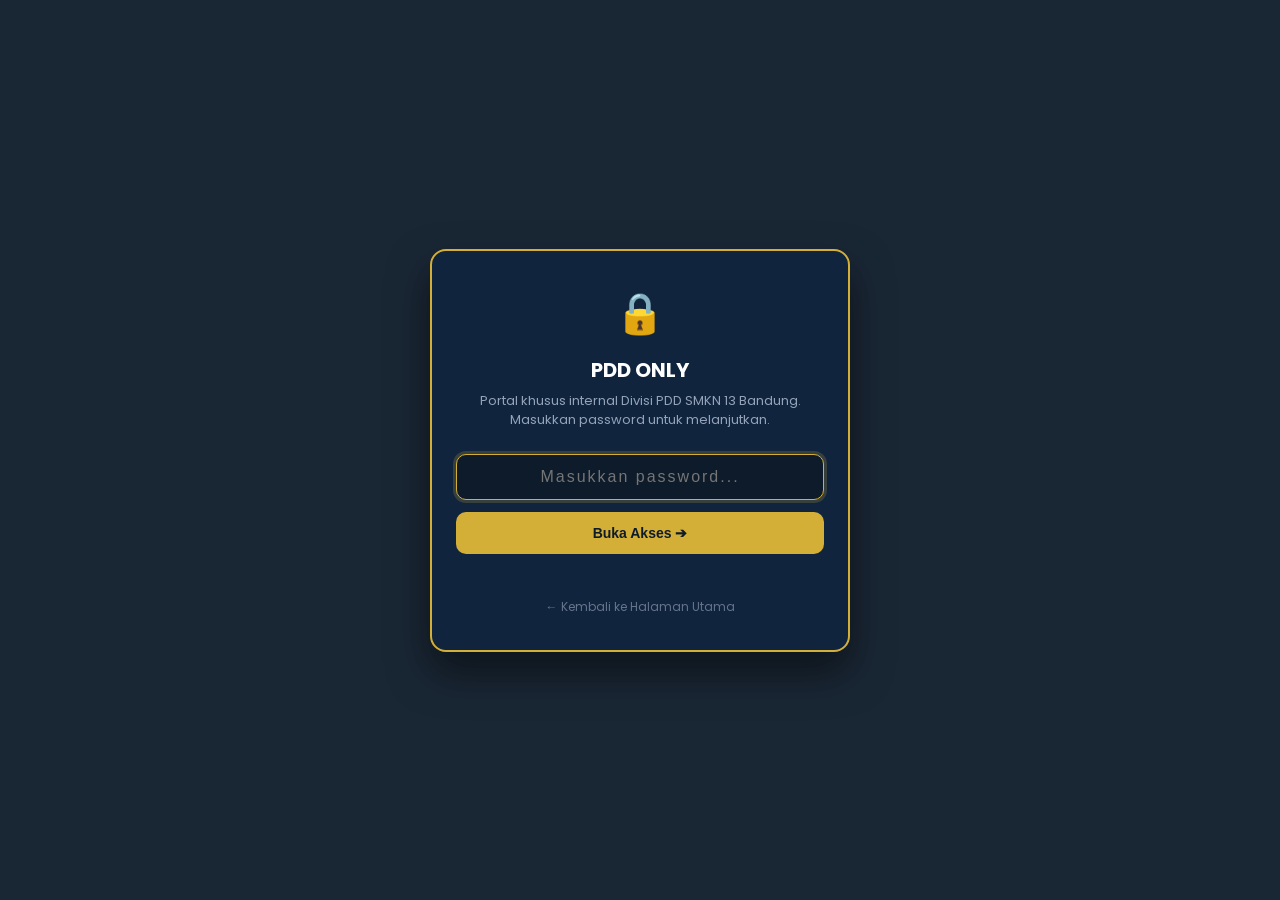
<file: feed-caketos.html>
<!DOCTYPE html>
<html lang="id">
<head>
  <meta charset="UTF-8">
  <meta name="viewport" content="width=device-width, initial-scale=1.0">
  <title>📱 Bank Naskah & Konsep Feed IG Caketos — Divisi PDD MPK SMKN 13</title>
  <link rel="icon" type="image/png" href="logo-mpk.png">
  <link rel="preconnect" href="https://fonts.googleapis.com">
  <link rel="preconnect" href="https://fonts.gstatic.com" crossorigin>
  <link href="https://fonts.googleapis.com/css2?family=League+Spartan:wght@600;700;800;900&family=Poppins:wght@300;400;500;600;700;800&family=Cinzel:wght@700&display=swap" rel="stylesheet">
  <script src="pdd-security.js"></script>
  <script>
    if (window.PDDSecurity) {
      window.PDDSecurity.enforceGate({ homeUrl: 'index.html' });
    }
  </script>
  <style>
    :root {
      --navy: #0D1B2A;
      --navy-light: #1B263B;
      --navy-card: #132438;
      --navy-border: #22374E;
      --gold: #D4AF37;
      --gold-light: #F3E5AB;
      --gold-hover: #B89628;
      --gold-glow: rgba(212, 175, 55, 0.25);
      --bg: #F4F6F9;
      --card-bg: #FFFFFF;
      --text-main: #1E293B;
      --text-muted: #64748B;
      --border: #E2E8F0;
      --danger: #EF4444;
      --success: #10B981;
    }

    * {
      box-sizing: border-box;
      margin: 0;
      padding: 0;
    }

    body {
      font-family: 'Poppins', sans-serif;
      background-color: var(--bg);
      color: var(--text-main);
      min-height: 100vh;
      display: flex;
      flex-direction: column;
      line-height: 1.5;
    }

    /* Header */
    header {
      background: linear-gradient(135deg, var(--navy) 0%, #10243E 100%);
      color: white;
      padding: 22px 20px;
      border-bottom: 3px solid var(--gold);
      box-shadow: 0 4px 20px rgba(13, 27, 42, 0.15);
    }

    .header-container {
      max-width: 1200px;
      margin: 0 auto;
      display: flex;
      flex-wrap: wrap;
      justify-content: space-between;
      align-items: center;
      gap: 16px;
    }

    .brand-title {
      display: flex;
      align-items: center;
      gap: 16px;
    }

    .brand-logo-container {
      background: #FFFFFF;
      padding: 6px 10px;
      border-radius: 12px;
      border: 1.5px solid rgba(212, 175, 55, 0.7);
      box-shadow: 0 4px 14px rgba(0, 0, 0, 0.25);
      display: inline-flex;
      align-items: center;
      justify-content: center;
      transition: all 0.25s ease;
      flex-shrink: 0;
    }

    .brand-logo-img {
      height: 48px;
      width: auto;
      object-fit: contain;
      display: block;
    }

    .brand-badge {
      background: var(--gold);
      color: var(--navy);
      font-weight: 800;
      font-size: 12px;
      padding: 4px 10px;
      border-radius: 6px;
      letter-spacing: 0.5px;
      text-transform: uppercase;
      display: inline-block;
      margin-bottom: 4px;
    }

    h1 {
      font-family: 'League Spartan', sans-serif;
      font-size: 24px;
      font-weight: 800;
      letter-spacing: 0.5px;
      color: #FFFFFF;
    }

    .tagline {
      font-size: 13px;
      color: #94A3B8;
    }

    .header-links {
      display: flex;
      gap: 10px;
      flex-wrap: wrap;
    }

    .btn-header {
      background: rgba(255, 255, 255, 0.1);
      color: white;
      text-decoration: none;
      font-size: 13px;
      font-weight: 500;
      padding: 8px 14px;
      border-radius: 8px;
      border: 1px solid rgba(255, 255, 255, 0.2);
      transition: all 0.2s;
      display: inline-flex;
      align-items: center;
      gap: 6px;
    }

    .btn-header:hover {
      background: var(--gold);
      color: var(--navy);
      border-color: var(--gold);
    }

    /* Main Container */
    main {
      max-width: 1200px;
      width: 100%;
      margin: 24px auto;
      padding: 0 20px;
      flex: 1;
    }

    /* Navigation Tabs */
    .controls {
      display: flex;
      flex-wrap: wrap;
      justify-content: space-between;
      align-items: center;
      gap: 16px;
      margin-bottom: 24px;
    }

    .tabs {
      display: flex;
      background: #E2E8F0;
      padding: 4px;
      border-radius: 10px;
      gap: 4px;
      overflow-x: auto;
      max-width: 100%;
    }

    .tab-btn {
      background: transparent;
      border: none;
      padding: 10px 16px;
      font-size: 13px;
      font-weight: 600;
      font-family: 'Poppins', sans-serif;
      color: var(--text-muted);
      border-radius: 7px;
      cursor: pointer;
      white-space: nowrap;
      transition: all 0.2s;
      text-decoration: none;
      display: inline-flex;
      align-items: center;
      gap: 6px;
    }

    .tab-btn:hover {
      color: var(--navy);
      background: rgba(255, 255, 255, 0.6);
    }

    .tab-btn.active {
      background: var(--card-bg);
      color: var(--navy);
      box-shadow: 0 2px 6px rgba(0, 0, 0, 0.08);
    }

    /* Designer Welcome Banner for Inaya */
    .designer-banner {
      background: linear-gradient(135deg, #0D1B2A 0%, #172A45 100%);
      border: 2px solid var(--gold);
      border-radius: 16px;
      padding: 24px 28px;
      color: white;
      margin-bottom: 24px;
      box-shadow: 0 8px 30px rgba(13, 27, 42, 0.12);
      position: relative;
      overflow: hidden;
    }

    .designer-banner::before {
      content: '';
      position: absolute;
      top: -40px;
      right: -40px;
      width: 160px;
      height: 160px;
      background: radial-gradient(circle, rgba(212, 175, 55, 0.25) 0%, transparent 70%);
      pointer-events: none;
    }

    .designer-badge-tag {
      display: inline-flex;
      align-items: center;
      gap: 6px;
      background: rgba(212, 175, 55, 0.15);
      border: 1px solid var(--gold);
      color: var(--gold-light);
      padding: 4px 12px;
      border-radius: 20px;
      font-size: 11px;
      font-weight: 700;
      letter-spacing: 0.5px;
      margin-bottom: 10px;
    }

    .designer-title {
      font-family: 'League Spartan', sans-serif;
      font-size: 22px;
      font-weight: 800;
      color: #FFFFFF;
      margin-bottom: 8px;
    }

    .designer-desc {
      font-size: 13.5px;
      color: #CBD5E1;
      max-width: 900px;
      line-height: 1.6;
    }

    .quick-spec-pills {
      display: flex;
      flex-wrap: wrap;
      gap: 10px;
      margin-top: 16px;
    }

    .spec-pill {
      background: rgba(255, 255, 255, 0.08);
      border: 1px solid rgba(255, 255, 255, 0.15);
      padding: 6px 12px;
      border-radius: 8px;
      font-size: 12px;
      display: inline-flex;
      align-items: center;
      gap: 6px;
    }

    .spec-pill strong {
      color: var(--gold);
    }

    /* Section Cards */
    .section-card {
      background: var(--card-bg);
      border-radius: 16px;
      border: 1px solid var(--border);
      padding: 26px;
      margin-bottom: 26px;
      box-shadow: 0 4px 16px rgba(0, 0, 0, 0.04);
    }

    .section-header {
      display: flex;
      justify-content: space-between;
      align-items: center;
      flex-wrap: wrap;
      gap: 12px;
      margin-bottom: 20px;
      padding-bottom: 14px;
      border-bottom: 1px solid var(--border);
    }

    .section-title {
      font-family: 'League Spartan', sans-serif;
      font-size: 18px;
      font-weight: 700;
      color: var(--navy);
      display: flex;
      align-items: center;
      gap: 8px;
    }

    /* Quick Jump Anchor Bar */
    .quick-jump-bar {
      display: flex;
      align-items: center;
      gap: 8px;
      flex-wrap: wrap;
      background: #F1F5F9;
      padding: 8px 14px;
      border-radius: 10px;
      border: 1px solid var(--border);
      margin-bottom: 20px;
    }

    .quick-jump-label {
      font-size: 12px;
      font-weight: 700;
      color: var(--navy);
    }

    .quick-jump-link {
      background: white;
      border: 1px solid #CBD5E1;
      padding: 5px 12px;
      border-radius: 6px;
      font-size: 12px;
      font-weight: 600;
      color: var(--navy);
      text-decoration: none;
      transition: all 0.2s;
      display: inline-flex;
      align-items: center;
      gap: 6px;
    }

    .quick-jump-link:hover {
      background: var(--gold);
      border-color: var(--gold);
      color: var(--navy);
    }

    /* Bank Naskah Card */
    .paslon-bank-card {
      background: white;
      border-radius: 16px;
      border: 1.5px solid var(--border);
      box-shadow: 0 4px 16px rgba(0, 0, 0, 0.04);
      margin-bottom: 28px;
      overflow: hidden;
      transition: all 0.2s;
    }

    .paslon-bank-card:hover {
      border-color: var(--gold);
      box-shadow: 0 8px 24px rgba(212, 175, 55, 0.12);
    }

    .paslon-bank-card-header {
      background: linear-gradient(135deg, #0D1B2A 0%, #172A45 100%);
      color: white;
      padding: 18px 22px;
      display: flex;
      justify-content: space-between;
      align-items: center;
      flex-wrap: wrap;
      gap: 14px;
      border-bottom: 3px solid var(--gold);
    }

    .bank-cand-title-wrap {
      display: flex;
      align-items: center;
      gap: 14px;
    }

    .bank-cand-thumb {
      width: 52px;
      height: 52px;
      border-radius: 50%;
      border: 2px solid var(--gold);
      object-fit: cover;
      object-position: top;
      background: #0F172A;
    }

    .bank-badge-num {
      background: var(--gold);
      color: var(--navy);
      font-family: 'Cinzel', serif;
      font-size: 18px;
      font-weight: 900;
      padding: 4px 10px;
      border-radius: 8px;
      display: inline-block;
      margin-right: 8px;
    }

    .bank-cand-name {
      font-family: 'League Spartan', sans-serif;
      font-size: 20px;
      font-weight: 800;
      color: #FFFFFF;
      line-height: 1.2;
    }

    .bank-cand-meta {
      font-size: 12px;
      color: var(--gold-light);
      margin-top: 2px;
    }

    .bank-header-actions {
      display: flex;
      gap: 8px;
      flex-wrap: wrap;
    }

    .btn-copy-all {
      background: var(--gold);
      color: var(--navy);
      border: none;
      padding: 8px 16px;
      border-radius: 8px;
      font-size: 12px;
      font-weight: 700;
      font-family: inherit;
      cursor: pointer;
      display: inline-flex;
      align-items: center;
      gap: 6px;
      box-shadow: 0 2px 8px rgba(0,0,0,0.2);
      transition: all 0.2s;
    }

    .btn-copy-all:hover {
      background: #FFFFFF;
      color: var(--navy);
      transform: translateY(-1px);
    }

    .paslon-bank-tabs {
      display: flex;
      background: #F8FAFC;
      border-bottom: 1px solid var(--border);
      overflow-x: auto;
      padding: 8px 16px;
      gap: 6px;
    }

    .bank-tab-btn {
      background: transparent;
      border: none;
      padding: 8px 14px;
      border-radius: 8px;
      font-size: 12.5px;
      font-weight: 600;
      font-family: inherit;
      color: var(--text-muted);
      cursor: pointer;
      white-space: nowrap;
      transition: all 0.2s;
      display: inline-flex;
      align-items: center;
      gap: 6px;
    }

    .bank-tab-btn:hover {
      color: var(--navy);
      background: rgba(255, 255, 255, 0.8);
    }

    .bank-tab-btn.active {
      background: var(--navy);
      color: var(--gold);
      box-shadow: 0 2px 6px rgba(0,0,0,0.1);
    }

    .bank-tab-pane {
      display: none;
      padding: 22px;
    }

    .bank-tab-pane.active {
      display: block;
      animation: fadeIn 0.2s ease-in;
    }

    .bank-pane-top {
      display: flex;
      justify-content: space-between;
      align-items: center;
      margin-bottom: 12px;
      flex-wrap: wrap;
      gap: 10px;
    }

    .bank-pane-title {
      font-size: 14px;
      font-weight: 700;
      color: var(--navy);
      display: flex;
      align-items: center;
      gap: 6px;
    }

    .btn-copy-pane {
      background: var(--navy);
      color: white;
      border: none;
      padding: 6px 14px;
      border-radius: 6px;
      font-size: 11.5px;
      font-weight: 600;
      font-family: inherit;
      cursor: pointer;
      display: inline-flex;
      align-items: center;
      gap: 6px;
      transition: all 0.2s;
    }

    .btn-copy-pane:hover {
      background: var(--gold);
      color: var(--navy);
    }

    .raw-copy-box {
      background: #F8FAFC;
      border: 1px solid var(--border);
      border-radius: 10px;
      padding: 16px;
      font-family: 'Poppins', monospace, sans-serif;
      font-size: 12.5px;
      color: #1E293B;
      line-height: 1.6;
      white-space: pre-wrap;
      max-height: 420px;
      overflow-y: auto;
      user-select: all;
    }

    /* Grid Trick Callout (The 3-2-1 Rule) */
    .grid-trick-box {
      background: #FFFBEB;
      border: 2px dashed #F59E0B;
      border-radius: 14px;
      padding: 20px;
      margin-bottom: 24px;
    }

    .trick-header {
      display: flex;
      align-items: center;
      gap: 10px;
      margin-bottom: 10px;
    }

    .trick-badge {
      background: #D97706;
      color: white;
      font-weight: 800;
      font-size: 11px;
      padding: 4px 10px;
      border-radius: 6px;
      letter-spacing: 0.5px;
    }

    .trick-title {
      font-weight: 700;
      font-size: 15px;
      color: #92400E;
    }

    .trick-steps {
      display: grid;
      grid-template-columns: repeat(auto-fit, minmax(220px, 1fr));
      gap: 12px;
      margin-top: 14px;
    }

    .trick-step-card {
      background: white;
      border-radius: 10px;
      border: 1px solid #FDE68A;
      padding: 14px;
      box-shadow: 0 2px 6px rgba(245, 158, 11, 0.08);
      position: relative;
    }

    .trick-num {
      width: 28px;
      height: 28px;
      border-radius: 50%;
      background: var(--navy);
      color: var(--gold);
      font-weight: 800;
      font-size: 13px;
      display: flex;
      align-items: center;
      justify-content: center;
      margin-bottom: 8px;
    }

    /* Instagram Phone Mockup */
    .ig-mockup-wrapper {
      max-width: 480px;
      margin: 0 auto 20px;
      background: #FFFFFF;
      border-radius: 28px;
      border: 10px solid #1E293B;
      box-shadow: 0 16px 40px rgba(0, 0, 0, 0.15);
      overflow: hidden;
    }

    .ig-header-bar {
      background: #FAFAFA;
      padding: 12px 16px;
      border-bottom: 1px solid #E2E8F0;
      display: flex;
      align-items: center;
      justify-content: space-between;
    }

    .ig-username {
      font-weight: 700;
      font-size: 14px;
      color: #0F172A;
      display: flex;
      align-items: center;
      gap: 6px;
    }

    .ig-verified {
      color: #3B82F6;
      font-size: 14px;
    }

    .ig-profile-info {
      padding: 16px;
      display: flex;
      gap: 16px;
      align-items: center;
      background: white;
    }

    .ig-avatar {
      width: 68px;
      height: 68px;
      border-radius: 50%;
      border: 2px solid var(--gold);
      padding: 2px;
      background: white;
      object-fit: contain;
      flex-shrink: 0;
    }

    .ig-stats-col {
      flex: 1;
      display: flex;
      justify-content: space-around;
      text-align: center;
    }

    .ig-stat-num {
      font-weight: 700;
      font-size: 14px;
      color: #0F172A;
    }

    .ig-stat-lbl {
      font-size: 11px;
      color: #64748B;
    }

    .ig-bio {
      padding: 0 16px 14px;
      font-size: 12px;
      line-height: 1.4;
      color: #334155;
    }

    .ig-bio strong {
      color: var(--navy);
    }

    /* Instagram 3-Col Grid */
    .ig-feed-grid {
      display: grid;
      grid-template-columns: repeat(3, 1fr);
      gap: 3px;
      background: #F1F5F9;
      padding: 3px;
    }

    .ig-grid-item {
      position: relative;
      width: 100%;
      padding-top: 100%;
      overflow: hidden;
      cursor: pointer;
      background: #0D1B2A;
      transition: transform 0.2s;
    }

    .ig-grid-item:hover {
      transform: scale(0.98);
      filter: brightness(1.05);
    }

    .ig-grid-img {
      position: absolute;
      top: 0;
      left: 0;
      width: 100%;
      height: 100%;
      object-fit: cover;
      object-position: top center;
    }

    .ig-grid-overlay {
      position: absolute;
      top: 0;
      left: 0;
      width: 100%;
      height: 100%;
      background: linear-gradient(180deg, rgba(13, 27, 42, 0.4) 0%, transparent 40%, rgba(13, 27, 42, 0.85) 100%);
      display: flex;
      flex-direction: column;
      justify-content: space-between;
      padding: 8px;
    }

    .ig-badge-top {
      align-self: flex-start;
      background: var(--gold);
      color: var(--navy);
      font-weight: 900;
      font-size: 10px;
      padding: 2px 6px;
      border-radius: 4px;
      box-shadow: 0 2px 4px rgba(0,0,0,0.3);
    }

    .ig-grid-carousel-icon {
      align-self: flex-end;
      color: white;
      font-size: 12px;
      filter: drop-shadow(0 1px 2px rgba(0,0,0,0.5));
    }

    .ig-grid-cand-name {
      color: white;
      font-size: 10.5px;
      font-weight: 700;
      line-height: 1.2;
      text-shadow: 0 1px 3px rgba(0,0,0,0.8);
    }

    .ig-grid-meta {
      font-size: 8.5px;
      color: var(--gold-light);
      margin-top: 1px;
    }

    /* Candidate Selector & Carousel Visualizer */
    .cand-selector-bar {
      display: flex;
      flex-wrap: wrap;
      gap: 10px;
      margin-bottom: 20px;
    }

    .cand-btn {
      flex: 1;
      min-width: 160px;
      background: white;
      border: 2px solid var(--border);
      border-radius: 12px;
      padding: 12px 16px;
      cursor: pointer;
      display: flex;
      align-items: center;
      gap: 12px;
      transition: all 0.2s;
      font-family: inherit;
    }

    .cand-btn:hover {
      border-color: var(--gold);
      transform: translateY(-2px);
      box-shadow: 0 4px 12px rgba(0, 0, 0, 0.05);
    }

    .cand-btn.active {
      border-color: var(--gold);
      background: linear-gradient(135deg, #0D1B2A 0%, #172A45 100%);
      color: white;
      box-shadow: 0 6px 18px rgba(13, 27, 42, 0.2);
    }

    .cand-btn-num {
      width: 34px;
      height: 34px;
      border-radius: 8px;
      background: #F1F5F9;
      color: var(--navy);
      font-weight: 800;
      font-size: 15px;
      display: flex;
      align-items: center;
      justify-content: center;
      flex-shrink: 0;
      transition: all 0.2s;
    }

    .cand-btn.active .cand-btn-num {
      background: var(--gold);
      color: var(--navy);
    }

    .cand-btn-info {
      text-align: left;
    }

    .cand-btn-name {
      font-size: 13px;
      font-weight: 700;
      line-height: 1.3;
    }

    .cand-btn-sub {
      font-size: 11px;
      color: var(--text-muted);
    }

    .cand-btn.active .cand-btn-sub {
      color: #94A3B8;
    }

    /* Carousel Interactive Simulator Box */
    .simulator-container {
      display: grid;
      grid-template-columns: 1fr 1fr;
      gap: 28px;
      align-items: start;
    }

    @media (max-width: 900px) {
      .simulator-container {
        grid-template-columns: 1fr;
      }
    }

    /* The 4:5 Card Preview */
    .preview-phone-wrap {
      background: #0F172A;
      padding: 20px;
      border-radius: 20px;
      box-shadow: 0 12px 30px rgba(0,0,0,0.15);
      text-align: center;
    }

    .card-canvas-4x5 {
      position: relative;
      width: 100%;
      max-width: 420px;
      aspect-ratio: 4 / 5;
      margin: 0 auto;
      background: #0D1B2A;
      border-radius: 14px;
      overflow: hidden;
      box-shadow: 0 8px 24px rgba(0,0,0,0.4);
      display: flex;
      flex-direction: column;
    }

    /* Safe Zone 1:1 Overlay Guide */
    .safe-zone-overlay {
      position: absolute;
      top: 10%;
      left: 0;
      width: 100%;
      aspect-ratio: 1 / 1;
      border: 2px dashed rgba(212, 175, 55, 0.85);
      background: rgba(212, 175, 55, 0.05);
      pointer-events: none;
      z-index: 10;
      display: none;
      box-sizing: border-box;
    }

    .safe-zone-label {
      position: absolute;
      top: 8px;
      right: 8px;
      background: var(--gold);
      color: var(--navy);
      font-size: 9px;
      font-weight: 800;
      padding: 2px 6px;
      border-radius: 4px;
      text-transform: uppercase;
    }

    .safe-zone-overlay.active {
      display: block;
    }

    /* Card Slides Inner Elements */
    .slide-layer {
      position: absolute;
      top: 0;
      left: 0;
      width: 100%;
      height: 100%;
      display: none;
      flex-direction: column;
      animation: slideIn 0.25s ease-out;
    }

    .slide-layer.active {
      display: flex;
    }

    @keyframes slideIn {
      from { opacity: 0; transform: scale(0.98); }
      to { opacity: 1; transform: scale(1); }
    }

    /* Slide 1 Cover Styling */
    .s1-bg-photo {
      position: absolute;
      top: 0;
      left: 0;
      width: 100%;
      height: 100%;
      object-fit: cover;
      object-position: top center;
    }

    .s1-gradient {
      position: absolute;
      top: 0;
      left: 0;
      width: 100%;
      height: 100%;
      background: linear-gradient(180deg, rgba(13, 27, 42, 0.6) 0%, rgba(13, 27, 42, 0.1) 35%, rgba(13, 27, 42, 0.75) 70%, rgba(13, 27, 42, 0.98) 100%);
      z-index: 1;
    }

    .s1-content {
      position: relative;
      z-index: 2;
      height: 100%;
      display: flex;
      flex-direction: column;
      justify-content: space-between;
      padding: 20px;
      text-align: left;
    }

    .s1-top-row {
      display: flex;
      justify-content: space-between;
      align-items: flex-start;
    }

    .s1-logos {
      display: flex;
      align-items: center;
      gap: 8px;
      background: rgba(13, 27, 42, 0.75);
      backdrop-filter: blur(4px);
      padding: 5px 10px;
      border-radius: 8px;
      border: 1px solid rgba(212, 175, 55, 0.4);
    }

    .s1-logo-img {
      height: 24px;
      width: auto;
      object-fit: contain;
    }

    .s1-badge-number {
      background: linear-gradient(135deg, var(--gold) 0%, #B89628 100%);
      color: var(--navy);
      font-family: 'Cinzel', serif;
      font-size: 26px;
      font-weight: 800;
      width: 52px;
      height: 52px;
      border-radius: 50%;
      display: flex;
      align-items: center;
      justify-content: center;
      border: 3px solid #FFFFFF;
      box-shadow: 0 4px 12px rgba(0, 0, 0, 0.4);
    }

    .s1-bottom-info {
      padding-bottom: 8px;
    }

    .s1-tag {
      background: rgba(212, 175, 55, 0.2);
      border: 1px solid var(--gold);
      color: var(--gold-light);
      font-size: 10px;
      font-weight: 800;
      padding: 3px 8px;
      border-radius: 4px;
      display: inline-block;
      margin-bottom: 6px;
      letter-spacing: 0.5px;
    }

    .s1-cand-name {
      font-family: 'League Spartan', sans-serif;
      font-size: 23px;
      font-weight: 800;
      color: #FFFFFF;
      line-height: 1.15;
      text-shadow: 0 2px 4px rgba(0,0,0,0.6);
      margin-bottom: 4px;
    }

    .s1-cand-class {
      font-size: 12px;
      color: var(--gold-light);
      font-weight: 600;
      margin-bottom: 8px;
    }

    .s1-swipe-cta {
      display: flex;
      align-items: center;
      justify-content: space-between;
      border-top: 1px solid rgba(255, 255, 255, 0.2);
      padding-top: 8px;
      margin-top: 8px;
      font-size: 11px;
      color: #94A3B8;
    }

    .s1-swipe-cta strong {
      color: white;
    }

    /* Slide 2 Styling (Infografis Visi Misi, Proker & Rekam Jejak) */
    .slide-editorial {
      position: relative;
      z-index: 2;
      height: 100%;
      display: flex;
      flex-direction: column;
      justify-content: space-between;
      padding: 18px 20px;
      text-align: left;
      background: linear-gradient(145deg, #0D1B2A 0%, #10243E 60%, #162E4D 100%);
      color: white;
      box-sizing: border-box;
      overflow-y: auto;
    }

    .slide-ed-header {
      display: flex;
      justify-content: space-between;
      align-items: center;
      border-bottom: 1px solid rgba(212, 175, 55, 0.3);
      padding-bottom: 8px;
      margin-bottom: 8px;
    }

    .slide-page-badge {
      font-size: 10px;
      font-weight: 700;
      background: rgba(212, 175, 55, 0.15);
      color: var(--gold-light);
      border: 1px solid var(--gold);
      padding: 2px 8px;
      border-radius: 4px;
    }

    .slide-ed-title {
      font-family: 'League Spartan', sans-serif;
      font-size: 17px;
      font-weight: 800;
      color: var(--gold);
      margin-bottom: 8px;
    }

    .slide-box-card {
      background: rgba(255, 255, 255, 0.05);
      border: 1px solid rgba(255, 255, 255, 0.1);
      border-radius: 10px;
      padding: 9px 11px;
      margin-bottom: 8px;
    }

    .slide-box-card.highlight {
      background: rgba(212, 175, 55, 0.08);
      border-color: rgba(212, 175, 55, 0.35);
    }

    .slide-box-title {
      font-size: 10px;
      font-weight: 700;
      color: var(--gold-light);
      text-transform: uppercase;
      margin-bottom: 3px;
      display: flex;
      align-items: center;
      gap: 4px;
    }

    .slide-box-text {
      font-size: 11px;
      color: #E2E8F0;
      line-height: 1.4;
    }

    .slide-list {
      list-style: none;
      padding-left: 0;
      font-size: 10.5px;
      color: #CBD5E1;
      line-height: 1.35;
    }

    .slide-list li {
      position: relative;
      padding-left: 12px;
      margin-bottom: 3px;
    }

    .slide-list li::before {
      content: '•';
      position: absolute;
      left: 0;
      color: var(--gold);
      font-weight: bold;
    }

    .slide-footer-cta {
      border-top: 1px solid rgba(255, 255, 255, 0.15);
      padding-top: 8px;
      display: flex;
      justify-content: space-between;
      align-items: center;
      font-size: 10.5px;
      color: #94A3B8;
      margin-top: 4px;
    }

    .slide-footer-cta strong {
      color: var(--gold);
    }

    /* Slide 3 Styling (Video Orasi Player) */
    .slide-video-container {
      position: relative;
      width: 100%;
      height: 100%;
      background: #000000;
      display: flex;
      flex-direction: column;
      justify-content: space-between;
      overflow: hidden;
    }

    .slide-video-el {
      width: 100%;
      height: 100%;
      object-fit: cover;
      display: block;
    }

    .video-top-tag-bar {
      position: absolute;
      top: 14px;
      left: 14px;
      right: 14px;
      display: flex;
      justify-content: space-between;
      align-items: center;
      z-index: 5;
    }

    .video-tag-badge {
      background: rgba(13, 27, 42, 0.85);
      border: 1px solid var(--gold);
      color: var(--gold-light);
      font-size: 10.5px;
      font-weight: 700;
      padding: 4px 10px;
      border-radius: 6px;
      backdrop-filter: blur(4px);
    }

    .video-bottom-info-bar {
      position: absolute;
      bottom: 0;
      left: 0;
      right: 0;
      background: linear-gradient(0deg, rgba(13, 27, 42, 0.95) 0%, rgba(13, 27, 42, 0.5) 70%, transparent 100%);
      padding: 16px;
      z-index: 5;
      color: white;
      text-align: left;
    }

    /* Carousel Controls */
    .preview-controls {
      display: flex;
      align-items: center;
      justify-content: space-between;
      gap: 10px;
      margin-top: 14px;
    }

    .slide-step-btn {
      background: rgba(255, 255, 255, 0.1);
      color: white;
      border: 1px solid rgba(255, 255, 255, 0.2);
      padding: 8px 14px;
      border-radius: 8px;
      font-size: 12px;
      font-weight: 600;
      cursor: pointer;
      transition: all 0.2s;
    }

    .slide-step-btn:hover {
      background: var(--gold);
      color: var(--navy);
      border-color: var(--gold);
    }

    .slide-dots {
      display: flex;
      gap: 6px;
    }

    .slide-dot {
      width: 10px;
      height: 10px;
      border-radius: 50%;
      background: rgba(255, 255, 255, 0.3);
      cursor: pointer;
      transition: all 0.2s;
    }

    .slide-dot.active {
      background: var(--gold);
      transform: scale(1.2);
    }

    .safe-toggle-btn {
      background: rgba(212, 175, 55, 0.15);
      border: 1px solid var(--gold);
      color: var(--gold-light);
      padding: 6px 12px;
      border-radius: 8px;
      font-size: 11px;
      font-weight: 600;
      cursor: pointer;
      transition: all 0.2s;
      margin-top: 10px;
      display: inline-flex;
      align-items: center;
      gap: 6px;
    }

    .safe-toggle-btn:hover {
      background: var(--gold);
      color: var(--navy);
    }

    /* Right Column: Specification & Copywriting */
    .specs-col {
      display: flex;
      flex-direction: column;
      gap: 16px;
    }

    .spec-card {
      background: #F8FAFC;
      border: 1px solid var(--border);
      border-radius: 12px;
      padding: 16px;
    }

    .spec-card-title {
      font-size: 13px;
      font-weight: 700;
      color: var(--navy);
      margin-bottom: 8px;
      display: flex;
      align-items: center;
      justify-content: space-between;
    }

    .copy-box {
      background: white;
      border: 1px solid var(--border);
      border-radius: 8px;
      padding: 12px;
      font-family: inherit;
      font-size: 12px;
      color: #334155;
      line-height: 1.5;
      white-space: pre-line;
      max-height: 220px;
      overflow-y: auto;
      margin-bottom: 10px;
    }

    .btn-copy {
      background: var(--navy);
      color: white;
      border: none;
      padding: 6px 12px;
      border-radius: 6px;
      font-size: 11px;
      font-weight: 600;
      cursor: pointer;
      display: inline-flex;
      align-items: center;
      gap: 6px;
      transition: all 0.2s;
    }

    .btn-copy:hover {
      background: var(--gold);
      color: var(--navy);
    }

    /* Safe Zone Guide Visual Diagram */
    .dimension-guide-box {
      background: white;
      border: 1px solid var(--border);
      border-radius: 12px;
      padding: 18px;
      margin-top: 16px;
    }

    .guide-diagram-wrap {
      display: flex;
      align-items: center;
      justify-content: center;
      gap: 24px;
      flex-wrap: wrap;
      margin: 16px 0;
    }

    .guide-box-visual {
      width: 180px;
      aspect-ratio: 4 / 5;
      background: #0D1B2A;
      border-radius: 8px;
      position: relative;
      box-shadow: 0 4px 12px rgba(0,0,0,0.15);
      display: flex;
      flex-direction: column;
      justify-content: space-between;
      padding: 8px;
      color: white;
      font-size: 8px;
      text-align: center;
    }

    .guide-top-zone {
      height: 10%;
      background: rgba(255, 255, 255, 0.1);
      border: 1px dashed #94A3B8;
      border-radius: 4px;
      display: flex;
      align-items: center;
      justify-content: center;
    }

    .guide-center-square {
      height: 75%;
      background: rgba(212, 175, 55, 0.15);
      border: 2px solid var(--gold);
      border-radius: 6px;
      display: flex;
      flex-direction: column;
      align-items: center;
      justify-content: center;
      font-weight: 700;
      color: var(--gold-light);
      padding: 4px;
    }

    .guide-bottom-zone {
      height: 10%;
      background: rgba(255, 255, 255, 0.1);
      border: 1px dashed #94A3B8;
      border-radius: 4px;
      display: flex;
      align-items: center;
      justify-content: center;
    }

    .guide-legend {
      flex: 1;
      min-width: 240px;
      font-size: 12px;
      color: #475569;
      line-height: 1.6;
    }

    .guide-legend li {
      margin-bottom: 6px;
    }

    /* Toast Notification */
    #toast {
      visibility: hidden;
      min-width: 260px;
      background-color: var(--navy);
      color: #fff;
      text-align: center;
      border-radius: 8px;
      padding: 12px 18px;
      position: fixed;
      z-index: 9999;
      left: 50%;
      bottom: 30px;
      transform: translateX(-50%);
      font-size: 13px;
      font-weight: 600;
      border: 1px solid var(--gold);
      box-shadow: 0 4px 16px rgba(0, 0, 0, 0.25);
    }

    #toast.show {
      visibility: visible;
      animation: fadein 0.3s, fadeout 0.3s 2.2s;
    }

    @keyframes fadein {
      from { bottom: 10px; opacity: 0; }
      to { bottom: 30px; opacity: 1; }
    }

    @keyframes fadeout {
      from { bottom: 30px; opacity: 1; }
      to { bottom: 10px; opacity: 0; }
    }

    /* Footer */
    footer {
      background: var(--navy);
      color: #94A3B8;
      text-align: center;
      padding: 24px;
      font-size: 12px;
      border-top: 1px solid var(--border);
      margin-top: 30px;
    }

    /* Responsive */
    @media (max-width: 768px) {
      .header-container {
        flex-direction: column;
        align-items: flex-start;
      }
      .brand-title {
        width: 100%;
      }
      .cand-btn {
        min-width: 100%;
      }
      .bank-cand-title-wrap {
        width: 100%;
      }
      .bank-header-actions {
        width: 100%;
        justify-content: flex-start;
      }
    }
  </style>
</head>
<body>

  <!-- Header -->
  <header>
    <div class="header-container">
      <div class="brand-title">
        <div class="brand-logo-container">
          <img src="logo-mpk.png" alt="Logo MPK SMKN 13 Bandung" class="brand-logo-img">
        </div>
        <div class="brand-info">
          <div><span class="brand-badge">PDD PILKETOS 2026</span></div>
          <h1>PRAJA SATYA NAYAKA</h1>
          <div class="tagline">All In One Portal & Arsip Digital — MPK SMKN 13 Bandung</div>
        </div>
      </div>
      <div class="header-links">
        <a href="#bank-naskah" class="btn-header" style="background: var(--gold); color: var(--navy); font-weight: 700;">
          📋 Bank Naskah Copypaste
        </a>
        <a href="https://drive.google.com/open?id=1ZOP0W9Lb7tFA8_9AFEFAx56IfaQiaKoC" target="_blank" class="btn-header">
          🎨 Master Feed Canva
        </a>
      </div>
    </div>
  </header>

  <!-- Main Content -->
  <main>
    <!-- Navigation Tabs -->
    <div class="controls">
      <div class="tabs">
        <a href="administrasi.html" class="tab-btn">📁 Administrasi</a>
        <a href="template.html" class="tab-btn">🎨 Template & Aset</a>
        <a href="tasks.html" class="tab-btn">✅ Task Tracker</a>
        <a href="roadmap.html" class="tab-btn">🗺️ Roadmap PDD</a>
        <a href="feed-caketos.html" class="tab-btn active">📱 Konsep Feed IG</a>
      </div>
    </div>

    <!-- Designer Welcome Banner for Inaya -->
    <div class="designer-banner">
      <div class="designer-badge-tag">
        <span>✨ PANDUAN STRUKTUR FEED CAROUSEL 3 SLIDE (REVISI FINAL)</span>
      </div>
      <h2 class="designer-title">Struktur Carousel: Slide 1 Foto, Slide 2 Visi Misi, Slide 3 Video Orasi</h2>
      <p class="designer-desc">
        Format feed Instagram untuk setiap paslon adalah <strong>Carousel 3 Slide</strong>:<br>
        📸 <strong>Slide 1:</strong> Foto Utama Paslon + Nomor Urut + Nama/Kelas + Slogan (Cover Grid).<br>
        📜 <strong>Slide 2:</strong> Visi Misi, Program Kerja Unggulan, Prestasi & Pengalaman Organisasi.<br>
        🎬 <strong>Slide 3:</strong> Video Orasi Paslon (dengan BGM & motion graphics teks).
      </p>
      <div class="quick-spec-pills">
        <div class="spec-pill">📸 <strong>Slide 1:</strong> Foto Portrait HD (Safe Zone 1:1 Tengah)</div>
        <div class="spec-pill">📜 <strong>Slide 2:</strong> Infografis Visi Misi & Proker Lengkap</div>
        <div class="spec-pill">🎬 <strong>Slide 3:</strong> Video Orasi MP4 (Audio Jernih + Teks)</div>
        <div class="spec-pill">📋 <strong>Bank Data:</strong> Tombol 1-Klik Copy-Paste Naskah Resmi</div>
      </div>
    </div>

    <!-- FEATURE 1: GRID SIMULATOR & THE 3-2-1 UPLOAD TRICK -->
    <div class="section-card">
      <div class="section-header">
        <div class="section-title">
          <span>📱 1. Simulasi Tampilan Grid Profil Instagram (Feed 3 Kolom)</span>
        </div>
        <span style="font-size: 12px; color: var(--text-muted);">Trik Susunan Profil @mpksmkn13bdg</span>
      </div>

      <!-- Warning Box: The Upload Trick -->
      <div class="grid-trick-box">
        <div class="trick-header">
          <span class="trick-badge">⚡ WAJIB DIPERHATIKAN</span>
          <span class="trick-title">Trik Urutan Upload Instagram (Aturan 3 - 2 - 1)</span>
        </div>
        <p style="font-size: 13px; color: #78350F; line-height: 1.5;">
          Instagram selalu menaruh postingan baru di <strong>kiri atas</strong> dan menggeser postingan lama ke kanan.
          Agar di profil feed Instagram calon berjejer rapi dari kiri ke kanan (<strong>01 Salsya • 02 Bima • 03 Loviola</strong>), urutan postingnya <strong>WAJIB DIBALIK</strong>:
        </p>
        <div class="trick-steps">
          <div class="trick-step-card">
            <div class="trick-num">1</div>
            <strong style="font-size: 12.5px; color: var(--navy);">Upload PERTAMA KALI:</strong>
            <p style="font-size: 11.5px; color: #475569; margin-top: 4px;">
              <strong>Calon 03 (Loviola Amira P.)</strong><br>
              <span style="color: #64748B;">Nantinya akan tergeser ke kolom paling kanan.</span>
            </p>
          </div>
          <div class="trick-step-card">
            <div class="trick-num">2</div>
            <strong style="font-size: 12.5px; color: var(--navy);">Upload KEDUA:</strong>
            <p style="font-size: 11.5px; color: #475569; margin-top: 4px;">
              <strong>Calon 02 (Bima Pangestu S.)</strong><br>
              <span style="color: #64748B;">Nantinya akan duduk tepat di kolom tengah.</span>
            </p>
          </div>
          <div class="trick-step-card">
            <div class="trick-num">3</div>
            <strong style="font-size: 12.5px; color: var(--navy);">Upload TERAKHIR:</strong>
            <p style="font-size: 11.5px; color: #475569; margin-top: 4px;">
              <strong>Calon 01 (Salsya Aprilia H.)</strong><br>
              <span style="color: #64748B;">Otomatis menempati kolom paling kiri.</span>
            </p>
          </div>
        </div>
      </div>

      <!-- Live IG Phone Mockup -->
      <div class="ig-mockup-wrapper">
        <div class="ig-header-bar">
          <div class="ig-username">
            <span>mpksmkn13bdg</span>
            <span class="ig-verified">✓</span>
          </div>
          <div style="font-size: 16px; color: #64748B;">⋮</div>
        </div>
        
        <div class="ig-profile-info">
          <img src="logo-mpk.png" alt="MPK SMKN 13" class="ig-avatar">
          <div class="ig-stats-col">
            <div>
              <div class="ig-stat-num">3</div>
              <div class="ig-stat-lbl">Posts</div>
            </div>
            <div>
              <div class="ig-stat-num">1.4K</div>
              <div class="ig-stat-lbl">Followers</div>
            </div>
            <div>
              <div class="ig-stat-num">13</div>
              <div class="ig-stat-lbl">Following</div>
            </div>
          </div>
        </div>

        <div class="ig-bio">
          <strong>MPK SMKN 13 BANDUNG</strong> • Organisasi Sekolah<br>
          🏛️ <i>PRAJA SATYA NAYAKA</i> — Pilketos 2026/2027<br>
          🗳️ Kenali Calonmu, Gunakan Hak Suaramu! • 28 Okt 2026
        </div>

        <!-- 3-Column Feed Grid -->
        <div class="ig-feed-grid">
          <!-- Kolom 1 (Kiri): Calon 01 Salsya -->
          <div class="ig-grid-item" onclick="selectCandidate('01')">
            <img src="assets/candidates/salsya_portrait.jpg" alt="01 Salsya" class="ig-grid-img">
            <div class="ig-grid-overlay">
              <div style="display: flex; justify-content: space-between; width: 100%;">
                <span class="ig-badge-top">01</span>
                <span class="ig-grid-carousel-icon">⧉</span>
              </div>
              <div>
                <div class="ig-grid-cand-name">SALSYA APRILIA</div>
                <div class="ig-grid-meta">XI Kimia Analisis 5</div>
              </div>
            </div>
          </div>

          <!-- Kolom 2 (Tengah): Calon 02 Bima -->
          <div class="ig-grid-item" onclick="selectCandidate('02')">
            <img src="assets/candidates/bima_portrait.jpg" alt="02 Bima" class="ig-grid-img">
            <div class="ig-grid-overlay">
              <div style="display: flex; justify-content: space-between; width: 100%;">
                <span class="ig-badge-top">02</span>
                <span class="ig-grid-carousel-icon">⧉</span>
              </div>
              <div>
                <div class="ig-grid-cand-name">BIMA PANGESTU</div>
                <div class="ig-grid-meta">XI Kimia Analisis 6</div>
              </div>
            </div>
          </div>

          <!-- Kolom 3 (Kanan): Calon 03 Loviola -->
          <div class="ig-grid-item" onclick="selectCandidate('03')">
            <img src="assets/candidates/loviola_portrait.jpg" alt="03 Loviola" class="ig-grid-img">
            <div class="ig-grid-overlay">
              <div style="display: flex; justify-content: space-between; width: 100%;">
                <span class="ig-badge-top">03</span>
                <span class="ig-grid-carousel-icon">⧉</span>
              </div>
              <div>
                <div class="ig-grid-cand-name">LOVIOLA AMIRA</div>
                <div class="ig-grid-meta">XI Kimia Analisis 6</div>
              </div>
            </div>
          </div>
        </div>
      </div>
      <p style="text-align: center; font-size: 11.5px; color: var(--text-muted);">
        👆 <em>Klik kotak di atas untuk melihat detail carousel calon tersebut di bawah.</em>
      </p>
    </div>

    <!-- FEATURE 2: INTERACTIVE CAROUSEL MOCKUP -->
    <div class="section-card">
      <div class="section-header">
        <div class="section-title">
          <span>🖼️ 2. Blueprint Carousel 3 Slide: Slide 1 Foto • Slide 2 Visi Misi • Slide 3 Video</span>
        </div>
        <div style="display: flex; gap: 8px;">
          <button class="safe-toggle-btn" id="toggleSafeBtn" onclick="toggleSafeZone()">
            👁️ Tampilkan Safe Zone 1:1
          </button>
        </div>
      </div>

      <!-- Candidate Switcher -->
      <div class="cand-selector-bar">
        <div class="cand-btn active" id="btnCand01" onclick="selectCandidate('01')">
          <div class="cand-btn-num">01</div>
          <div class="cand-btn-info">
            <div class="cand-btn-name">Salsya Aprilia H.</div>
            <div class="cand-btn-sub">XI Kimia Analisis 5</div>
          </div>
        </div>

        <div class="cand-btn" id="btnCand02" onclick="selectCandidate('02')">
          <div class="cand-btn-num">02</div>
          <div class="cand-btn-info">
            <div class="cand-btn-name">Bima Pangestu S.</div>
            <div class="cand-btn-sub">XI Kimia Analisis 6</div>
          </div>
        </div>

        <div class="cand-btn" id="btnCand03" onclick="selectCandidate('03')">
          <div class="cand-btn-num">03</div>
          <div class="cand-btn-info">
            <div class="cand-btn-name">Loviola Amira P.</div>
            <div class="cand-btn-sub">XI Kimia Analisis 6</div>
          </div>
        </div>
      </div>

      <!-- Simulator Container -->
      <div class="simulator-container">
        <!-- Left: Live 4:5 Card Simulation -->
        <div class="preview-phone-wrap">
          <div class="card-canvas-4x5" id="cardCanvas">
            <!-- Safe Zone 1:1 Box Guide -->
            <div class="safe-zone-overlay" id="safeZoneGuide">
              <span class="safe-zone-label">Area Aman 1:1 (Grid Feed)</span>
            </div>

            <!-- SLIDE 1: FOTO UTAMA & IDENTITAS -->
            <div class="slide-layer active" id="slide1Layer">
              <img src="assets/candidates/salsya_portrait.jpg" id="slide1Photo" alt="Candidate" class="s1-bg-photo">
              <div class="s1-gradient"></div>
              <div class="s1-content">
                <div class="s1-top-row">
                  <div class="s1-logos">
                    <img src="logo-smkn13.png" alt="SMKN 13" class="s1-logo-img">
                    <img src="logo-mpk.png" alt="MPK" class="s1-logo-img">
                  </div>
                  <div class="s1-badge-number" id="slide1Badge">01</div>
                </div>

                <div class="s1-bottom-info">
                  <span class="s1-tag">CALON KETUA OSIS 2026/2027</span>
                  <div class="s1-cand-name" id="slide1Name">SALSYA APRILIA HIKMAH</div>
                  <div class="s1-cand-class" id="slide1Class">XI-KA-5</div>
                  <div class="s1-swipe-cta">
                    <span>PRAJA SATYA NAYAKA</span>
                    <strong>Slide 2: Visi & Misi ➔</strong>
                  </div>
                </div>
              </div>
            </div>

            <!-- SLIDE 2: VISI MISI, PROKER & REKAM JEJAK -->
            <div class="slide-layer" id="slide2Layer">
              <div class="slide-editorial">
                <div>
                  <div class="slide-ed-header">
                    <div style="font-size: 11px; font-weight: 700; color: #94A3B8;">
                      INFOGRAFIS GAGASAN & PROFIL
                    </div>
                    <span class="slide-page-badge">SLIDE 2 / 3</span>
                  </div>

                  <h3 class="slide-ed-title" id="slide2Heading">Visi, Misi & Program Unggulan</h3>

                  <!-- Visi Box -->
                  <div class="slide-box-card highlight">
                    <div class="slide-box-title">🎯 Visi Utama</div>
                    <div class="slide-box-text" id="slide2Visi">
                      <!-- Populated by JS -->
                    </div>
                  </div>

                  <!-- Misi Poin Utama -->
                  <div class="slide-box-card">
                    <div class="slide-box-title">📜 Poin Misi Unggulan</div>
                    <ul class="slide-list" id="slide2Misi">
                      <!-- Populated by JS -->
                    </ul>
                  </div>

                  <!-- Proker Unggulan -->
                  <div class="slide-box-card">
                    <div class="slide-box-title">🚀 Program Kerja Utama</div>
                    <div class="slide-box-text" id="slide2Proker">
                      <!-- Populated by JS -->
                    </div>
                  </div>

                  <!-- Rekam Jejak Singkat -->
                  <div class="slide-box-card">
                    <div class="slide-box-title">🏆 Prestasi & Rekam Jejak</div>
                    <ul class="slide-list" id="slide2Prestasi">
                      <!-- Populated by JS -->
                    </ul>
                  </div>
                </div>

                <div class="slide-footer-cta">
                  <span>Masa Bakti 2026/2027</span>
                  <strong>Slide 3: Video Orasi ➔</strong>
                </div>
              </div>
            </div>

            <!-- SLIDE 3: VIDEO ORASI RESMI -->
            <div class="slide-layer" id="slide3Layer">
              <div class="slide-video-container">
                <div class="video-top-tag-bar">
                  <span class="video-tag-badge" id="slide3VideoBadge">🎬 Video Orasi Paslon 01</span>
                  <span class="slide-page-badge" style="background: rgba(0,0,0,0.6); color: white;">SLIDE 3 / 3</span>
                </div>

                <video id="slide3VideoPlayer" class="slide-video-el" controls playsinline preload="metadata">
                  <source id="slide3VideoSource" src="assets/videos/salsya_preview.mp4" type="video/mp4">
                  Browser Anda tidak mendukung tag video.
                </video>

                <div class="video-bottom-info-bar">
                  <div style="font-size: 11px; font-weight: 800; color: var(--gold);" id="slide3CandTitle">
                    SALSYA APRILIA HIKMAH
                  </div>
                  <div style="font-size: 9.5px; color: #CBD5E1; margin-top: 2px;">
                    ▶️ Video Orasi Master (BGM Piano + Motion Graphics Subtitle)
                  </div>
                </div>
              </div>
            </div>
          </div>

          <!-- Controls under preview -->
          <div class="preview-controls">
            <button class="slide-step-btn" onclick="prevSlide()">◀ Slide Sebelumnya</button>
            <div class="slide-dots">
              <div class="slide-dot active" id="dot1" onclick="goToSlide(1)"></div>
              <div class="slide-dot" id="dot2" onclick="goToSlide(2)"></div>
              <div class="slide-dot" id="dot3" onclick="goToSlide(3)"></div>
            </div>
            <button class="slide-step-btn" onclick="nextSlide()">Slide Berikutnya ▶</button>
          </div>
        </div>

        <!-- Right: Specs & Copywriting ready to paste to Canva -->
        <div class="specs-col">
          <!-- Text Slide Aktif -->
          <div class="spec-card">
            <div class="spec-card-title">
              <span id="copyTitle">📋 Naskah Teks Slide Ini (Canva)</span>
              <button class="btn-copy" onclick="copyCurrentSlideText()">📋 Salin Teks</button>
            </div>
            <div class="copy-box" id="copyTextContent">
              <!-- Text auto populated by JS -->
            </div>
            <span style="font-size: 11px; color: var(--text-muted);">
              💡 <em>Klik "Salin Teks" lalu paste ke layer teks di Canva.</em>
            </span>
          </div>

          <!-- Caption Instagram -->
          <div class="spec-card">
            <div class="spec-card-title">
              <span>✍️ Caption Instagram Lengkap</span>
              <button class="btn-copy" onclick="copyCaptionText()">📋 Salin Caption</button>
            </div>
            <div class="copy-box" id="captionTextContent" style="max-height: 200px;">
              <!-- Caption auto populated by JS -->
            </div>
          </div>

          <!-- Canva Quick Check -->
          <div class="spec-card" style="background: #F1F5F9;">
            <div class="spec-card-title" style="color: var(--navy);">
              <span>🎨 Rekomendasi Format Carousel 3 Slide</span>
            </div>
            <ul style="font-size: 12px; color: #475569; line-height: 1.6; padding-left: 18px;">
              <li><strong>Slide 1 (Foto):</strong> Ekspor dari Canva sebagai JPG 1080x1350 px kualitas tinggi.</li>
              <li><strong>Slide 2 (Visi Misi):</strong> Ekspor dari Canva sebagai JPG 1080x1350 px layout teks terbaca jelas.</li>
              <li><strong>Slide 3 (Video):</strong> Upload file video MP4 Master (sudah ada BGM & motion graphics teks) langsung dari folder <code>00_FINAL_VIDEO_EXPORT</code>.</li>
            </ul>
          </div>
        </div>
      </div>
    </div>

    <!-- FEATURE 3: BANK DATA & NASKAH LENGKAP PASLON (URUT 01, 02, 03) -->
    <div class="section-card" id="bank-naskah">
      <div class="section-header">
        <div class="section-title">
          <span>📑 3. Bank Data & Naskah Paslon Lengkap (Urut & 1-Click Copy-Paste)</span>
        </div>
        <span style="font-size: 12px; color: var(--text-muted);">Data Resmi Terverifikasi untuk Desainer Canva</span>
      </div>

      <!-- Quick Jump Bar -->
      <div class="quick-jump-bar">
        <span class="quick-jump-label">⚡ Lompat Cepat:</span>
        <a href="#paslon-01-card" class="quick-jump-link">🥇 Paslon 01 (Salsya Aprilia H.)</a>
        <a href="#paslon-02-card" class="quick-jump-link">🥈 Paslon 02 (Bima Pangestu S.)</a>
        <a href="#paslon-03-card" class="quick-jump-link">🥉 Paslon 03 (Loviola Amira P.)</a>
      </div>

      <!-- ================= PASLON 01 ================= -->
      <div class="paslon-bank-card" id="paslon-01-card">
        <div class="paslon-bank-card-header">
          <div class="bank-cand-title-wrap">
            <img src="assets/candidates/salsya_portrait.jpg" alt="01 Salsya" class="bank-cand-thumb">
            <div>
              <div style="display: flex; align-items: center;">
                <span class="bank-badge-num">01</span>
                <span class="bank-cand-name">SALSYA APRILIA HIKMAH</span>
              </div>
              <div class="bank-cand-meta">Kelas: XI-KA-5 • Slogan: "Satu Langkah Memulai, Satu Komitmen Mengabdi, Satu Tujuan untuk Kemajuan Bersama."</div>
            </div>
          </div>
          <div class="bank-header-actions">
            <button class="btn-copy-all" onclick="copyFullCandidateData('01')">
              📋 Salin Semua Data Paslon 01
            </button>
          </div>
        </div>

        <!-- Tabs -->
        <div class="paslon-bank-tabs">
          <button class="bank-tab-btn active" onclick="switchBankTab('01', 'visi', this)">🎯 Visi & Misi Lengkap</button>
          <button class="bank-tab-btn" onclick="switchBankTab('01', 'bio', this)">👤 Profil & Biodata</button>
          <button class="bank-tab-btn" onclick="switchBankTab('01', 'proker', this)">🚀 Program Kerja Unggulan</button>
          <button class="bank-tab-btn" onclick="switchBankTab('01', 'slides', this)">📱 Teks Slide 1, 2 & Video 3</button>
          <button class="bank-tab-btn" onclick="switchBankTab('01', 'caption', this)">✍️ Caption Instagram</button>
        </div>

        <!-- Tab 1: Visi & Misi -->
        <div class="bank-tab-pane active" id="pane-01-visi">
          <div class="bank-pane-top">
            <span class="bank-pane-title">🎯 Visi & 6 Butir Misi Resmi Paslon 01</span>
            <button class="btn-copy-pane" onclick="copyTextById('raw-01-visi', 'Visi Misi Paslon 01')">📋 Salin Visi Misi</button>
          </div>
          <pre class="raw-copy-box" id="raw-01-visi">VISI PASLON 01 (SALSYA APRILIA HIKMAH):
“Mewujudkan Pengurus OSIS SMKN 13 Bandung Sebagai pengurus yang RISE (Reach, Inspire, Serve, Empower) sebagai penggerak perubahan yang inovatif, inspiratif, dan kolaboratif dalam mengembangkan potensi siswa, menciptakan prestasi, serta menghadirkan dampak positif bagi lingkungan sekolah.”

MISI PASLON 01:
1. Mengembangkan potensi dan prestasi siswa dalam bidang akademik maupun nonakademik serta memberikan apresiasi atas setiap pencapaian dan kreativitas siswa.
2. Membangun komunikasi dan keterbukaan informasi antara OSIS dan seluruh siswa melalui media informasi yang menarik, informatif, dan mudah diakses.
3. Menumbuhkan kepedulian terhadap lingkungan sekolah melalui kegiatan pemilahan sampah, pengelolaan sampah bernilai guna, dan pembiasaan hidup bersih.
4. Mendorong pemanfaatan teknologi digital sebagai sarana penyebaran informasi, penyampaian aspirasi, dan transparansi kegiatan OSIS.
5. Meningkatkan kualitas kinerja OSIS melalui evaluasi rutin, kerja sama tim, kedisiplinan, dan tanggung jawab dalam menjalankan setiap program kerja.
6. Mewujudkan budaya berpikir kritis dan inovatif dengan melibatkan siswa dalam mengidentifikasi permasalahan di sekolah serta menciptakan solusi yang nyata dan bermanfaat.</pre>
        </div>

        <!-- Tab 2: Bio & Profil -->
        <div class="bank-tab-pane" id="pane-01-bio">
          <div class="bank-pane-top">
            <span class="bank-pane-title">👤 Biodata, Organisasi & Prestasi Paslon 01</span>
            <button class="btn-copy-pane" onclick="copyTextById('raw-01-bio', 'Profil Paslon 01')">📋 Salin Profil</button>
          </div>
          <pre class="raw-copy-box" id="raw-01-bio">PROFIL CALON KETUA OSIS NOMOR URUT 01:
Nama Lengkap: Salsya Aprilia Hikmah
Kelas: XI-KA-5

SLOGAN CAKETOS:
"Satu Langkah Memulai, Satu Komitmen Mengabdi, Satu Tujuan untuk Kemajuan Bersama."

PENGALAMAN ORGANISASI:
• Komandan PMR SMPN 24 Bandung Periode 2024-2025
• Ketua Angkatan 28 PMR SMKN 13 Bandung
• Pengurus PMR SMKN 13 Bandung (Divisi Tata Tertib)
• Pengurus OSIS SMKN 13 Bandung (Sekretaris)
• Pengurus Wilayah 7 Forum OSIS Jawa Barat Generasi 13 (Divisi Program Manajemen Learning Center)
• Pengurus Forum OSIS Jawa Barat Generasi 14 (Wakil Ketua Manajemen Learning Center)

PRESTASI:
• Juara Harapan 3 Lomba Pertolongan Pertama PMR se-Jawa Barat
• Juara Harapan 1 Lomba Clash of Champions PMR se-Jawa Barat</pre>
        </div>

        <!-- Tab 3: Proker Unggulan -->
        <div class="bank-tab-pane" id="pane-01-proker">
          <div class="bank-pane-top">
            <span class="bank-pane-title">🚀 5 Program Kerja Unggulan Paslon 01</span>
            <button class="btn-copy-pane" onclick="copyTextById('raw-01-proker', 'Proker Paslon 01')">📋 Salin Proker</button>
          </div>
          <pre class="raw-copy-box" id="raw-01-proker">5 PROGRAM KERJA UNGGULAN PASLON 01:

1. Student Achievement & Inspiration
Program ini bertujuan mengapresiasi siswa berprestasi di bidang akademik maupun nonakademik sekaligus menginspirasi siswa lainnya. Kegiatannya berupa publikasi artikel di media sosial yang membahas pencapaian, perjalanan, tantangan, cara mengatasinya, serta tips dan trik meraih prestasi. Dengan begitu, prestasi siswa dapat menjadi motivasi dan sumber pembelajaran bagi warga sekolah.

2. PILAH — Peduli Lingkungan, Olah Sampah
Gerakan Pemilahan Sampah dan Bank Sampah Sekolah. Program ini bertujuan membangun kebiasaan menjaga kebersihan dan meningkatkan kepedulian siswa terhadap lingkungan melalui pemilahan sampah organik dan anorganik. Kegiatannya meliputi penyediaan tempat sampah terpilah, pengumpulan sampah bernilai guna, serta pengelolaan bank sampah secara berkala untuk didaur ulang atau disalurkan kepada pihak terkait.

3. CONNECT — Connecting Students, Information, and Action
Media Digital Informasi dan Transparansi OSIS. Program ini bertujuan menyediakan pusat informasi digital mengenai kegiatan dan program kerja OSIS. Media ini memuat agenda, dokumentasi, informasi kegiatan mendatang, serta perkembangan dan hasil program kerja secara transparan.

4. REFLECT — Review, Evaluate, Improve, and Act
Program evaluasi rutin bulanan bagi pengurus OSIS untuk meninjau perkembangan program kerja yang telah direncanakan maupun dilaksanakan. Hasil evaluasi digunakan untuk menentukan langkah perbaikan, menetapkan prioritas, dan meningkatkan koordinasi antarbidang agar program kerja berjalan lebih terarah, efektif, dan bertanggung jawab.

5. AKSI — Ajang Kreativitas dan Solusi Inspiratif
Kompetisi Inovasi dan Pemecahan Masalah di Sekolah. Wadah bagi siswa untuk mengembangkan ide kreatif dalam mengatasi permasalahan sekolah, seperti kebersihan, kedisiplinan, kenyamanan belajar, dan hubungan antarsiswa. Ide terbaik akan dikembangkan menjadi aksi nyata melalui kolaborasi siswa, OSIS, dan sekolah.</pre>
        </div>

        <!-- Tab 4: Teks Slide Canva & Video -->
        <div class="bank-tab-pane" id="pane-01-slides">
          <div class="bank-pane-top">
            <span class="bank-pane-title">📱 Panduan Susunan 3 Slide: Slide 1 Foto, Slide 2 Visi Misi, Slide 3 Video</span>
            <button class="btn-copy-pane" onclick="copyTextById('raw-01-slides', 'Teks Slide Paslon 01')">📋 Salin Teks Slide</button>
          </div>
          <pre class="raw-copy-box" id="raw-01-slides">PANDUAN KONTEN FEED CAROUSEL PASLON 01 (SALSYA APRILIA HIKMAH)

[SLIDE 1 - FOTO UTAMA & COVER GRID IG]
• Foto: Portrait HD jas almamater resmi (crop wajah aman di 1:1 tengah)
• Badge Nomor Urut: 01 (Emas lingkaran)
• Nama Lengkap: SALSYA APRILIA HIKMAH
• Kelas: XI-KA-5
• Slogan: "Satu Langkah Memulai, Satu Komitmen Mengabdi, Satu Tujuan untuk Kemajuan Bersama."
• Logo: SMKN 13 Bandung & MPK di pojok kiri atas
• Footer CTA: Geser Visi & Misi (Slide 2) ➔

[SLIDE 2 - INFOGRAFIS VISI MISI, PROKER & REKAM JEJAK]
• Header: VISI, MISI & PROGRAM KERJA
• Visi Inti: RISE (Reach, Inspire, Serve, Empower) — Penggerak perubahan inovatif, inspiratif, dan kolaboratif.
• 6 Poin Misi:
  1. Pengembangan potensi & prestasi akademik/nonakademik
  2. Keterbukaan informasi dan komunikasi OSIS
  3. Peduli lingkungan hidup & pilah sampah
  4. Pemanfaatan teknologi digital & transparansi
  5. Evaluasi rutin & kualitas kinerja pengurus
  6. Budaya berpikir kritis & problem solving
• Proker Unggulan: Student Achievement, PILAH, CONNECT, REFLECT, AKSI.
• Prestasi & Organisasi:
  - Juara Harapan 3 Pertolongan Pertama PMR se-Jabar & Juara 1 Clash of Champions PMR se-Jabar
  - Wakil Ketua MLC Forum OSIS Jabar & Sekretaris OSIS SMKN 13
• Footer CTA: Geser Tonton Video Orasi (Slide 3) ➔

[SLIDE 3 - VIDEO ORASI CAKETOS (MEDIA VIDEO MP4)]
• Media: File Video Orasi Master (Format MP4 Vertikal 9:16 / 4:5)
• Elemen Video:
  - Opening bumper logo SMKN 13 & MPK
  - Lower third nama & nomor urut 01
  - Top card teks poin visi, misi, proker & slogan
  - Audio pidato jernih dinormalisasi + backsound piano tipis
• File Master: 01_SALSYA_ORASI_MASTER_BGM_GRAPHICS.mp4 (di folder Google Drive / Photos)</pre>
        </div>

        <!-- Tab 5: Caption Instagram -->
        <div class="bank-tab-pane" id="pane-01-caption">
          <div class="bank-pane-top">
            <span class="bank-pane-title">✍️ Caption Instagram Resmi Paslon 01</span>
            <button class="btn-copy-pane" onclick="copyTextById('raw-01-caption', 'Caption Paslon 01')">📋 Salin Caption</button>
          </div>
          <pre class="raw-copy-box" id="raw-01-caption">[KENALI CALONMU: PASLON 01 SALSYA APRILIA HIKMAH]

"Satu Langkah Memulai, Satu Komitmen Mengabdi, Satu Tujuan untuk Kemajuan Bersama."

Halo Warga Trikora! 👋
Perkenalkan, Kandidat Calon Ketua OSIS SMKN 13 Bandung Nomor Urut 01:
👤 Salsya Aprilia Hikmah (@salsya)
📚 Kelas: XI-KA-5

✨ VISI:
“Mewujudkan Pengurus OSIS SMKN 13 Bandung Sebagai pengurus yang RISE (Reach, Inspire, Serve, Empower) sebagai penggerak perubahan yang inovatif, inspiratif, dan kolaboratif dalam mengembangkan potensi siswa, menciptakan prestasi, serta menghadirkan dampak positif bagi lingkungan sekolah.”

🚀 5 PROGRAM KERJA UNGGULAN:
1. Student Achievement & Inspiration (Apresiasi karya & inspirasi prestasi siswa)
2. PILAH — Peduli Lingkungan, Olah Sampah (Bank sampah sekolah & pemilahan bernilai guna)
3. CONNECT (Pusat transparansi dan keterbukaan informasi digital OSIS)
4. REFLECT (Evaluasi rutin bulanan untuk efektivitas organisasi)
5. AKSI — Ajang Kreativitas dan Solusi Inspiratif (Kompetisi pemecahan masalah sekolah)

👉 Slide 1: Foto & Identitas Calon
👉 Slide 2: Visi, Misi & Gagasan Lengkap
👉 Slide 3: Video Orasi Langsung Paslon 01 (Dengarkan suaranya!)

🗓️ Hari Pemungutan Suara: Rabu, 28 Oktober 2026
📍 Aula SMKN 13 Bandung
Suaramu menentukan masa depan Trikora!

#PilketosSMKN13 #PrajaSatyaNayaka #Paslon01 #SalsyaAprilia #MPKSMKN13 #OSISSMKN13 #SuaraSiswaBermakna</pre>
        </div>
      </div>

      <!-- ================= PASLON 02 ================= -->
      <div class="paslon-bank-card" id="paslon-02-card">
        <div class="paslon-bank-card-header">
          <div class="bank-cand-title-wrap">
            <img src="assets/candidates/bima_portrait.jpg" alt="02 Bima" class="bank-cand-thumb">
            <div>
              <div style="display: flex; align-items: center;">
                <span class="bank-badge-num">02</span>
                <span class="bank-cand-name">BIMA PANGESTU SEJATI</span>
              </div>
              <div class="bank-cand-meta">Kelas: XI-KA-6 • Slogan: "Bersama 2 Wujudkan Aksi Nyata" / "2 Kali Berpikir, 2 Kali Mempertimbangkan, 2 Kali Aksi Nyata!"</div>
            </div>
          </div>
          <div class="bank-header-actions">
            <button class="btn-copy-all" onclick="copyFullCandidateData('02')">
              📋 Salin Semua Data Paslon 02
            </button>
          </div>
        </div>

        <!-- Tabs -->
        <div class="paslon-bank-tabs">
          <button class="bank-tab-btn active" onclick="switchBankTab('02', 'visi', this)">🎯 Visi & Misi Lengkap</button>
          <button class="bank-tab-btn" onclick="switchBankTab('02', 'bio', this)">👤 Profil & Biodata</button>
          <button class="bank-tab-btn" onclick="switchBankTab('02', 'proker', this)">🚀 Program Kerja Unggulan</button>
          <button class="bank-tab-btn" onclick="switchBankTab('02', 'slides', this)">📱 Teks Slide 1, 2 & Video 3</button>
          <button class="bank-tab-btn" onclick="switchBankTab('02', 'caption', this)">✍️ Caption Instagram</button>
        </div>

        <!-- Tab 1: Visi & Misi -->
        <div class="bank-tab-pane active" id="pane-02-visi">
          <div class="bank-pane-top">
            <span class="bank-pane-title">🎯 Visi & 5 Butir Misi Resmi Paslon 02</span>
            <button class="btn-copy-pane" onclick="copyTextById('raw-02-visi', 'Visi Misi Paslon 02')">📋 Salin Visi Misi</button>
          </div>
          <pre class="raw-copy-box" id="raw-02-visi">VISI PASLON 02 (BIMA PANGESTU SEJATI):
“Mewujudkan OSIS sebagai organisasi yang berintegritas, kolaboratif, dan inovatif dalam membentuk peserta didik yang berakhlak mulia, kompeten, serta berdaya suai melalui kepemimpinan yang aspiratif dan aksi nyata yang berkelanjutan.”

MISI PASLON 02:
1. Menanamkan nilai akhlak mulia, kedisiplinan, dan tanggung jawab.
2. Mengembangkan potensi, kreativitas, dan prestasi siswa baik akademik maupun non-akademik.
3. Mendorong inovasi dan kemampuan beradaptasi terhadap perkembangan zaman.
4. Menjadikan OSIS sebagai wadah aspirasi dan kolaborasi seluruh siswa.
5. Mewujudkan program kerja yang terencana, berkelanjutan, dan berdampak nyata.</pre>
        </div>

        <!-- Tab 2: Bio & Profil -->
        <div class="bank-tab-pane" id="pane-02-bio">
          <div class="bank-pane-top">
            <span class="bank-pane-title">👤 Biodata, Organisasi & Prestasi Paslon 02</span>
            <button class="btn-copy-pane" onclick="copyTextById('raw-02-bio', 'Profil Paslon 02')">📋 Salin Profil</button>
          </div>
          <pre class="raw-copy-box" id="raw-02-bio">PROFIL CALON KETUA OSIS NOMOR URUT 02:
Nama Lengkap: Bima Pangestu Sejati
Kelas: XI-KA-6

SLOGAN CAKETOS:
"Bersama 2 Wujudkan Aksi Nyata"
(Slogan Orasi: "2 Kali Berpikir, 2 Kali Mempertimbangkan, 2 Kali Aksi Nyata!")

PENGALAMAN ORGANISASI:
• Ketua Umum Rohis SMPN 35 Bandung
• Anggota Sekbid 1 OSIS SMPN 35 Bandung

PRESTASI:
• Juara Harapan 1 Membaca dan Menulis Aksara Sunda Tingkat Kota Bandung
• Juara Umum 2 Lomba Tingkat 2 Pramuka Penggalang
• Juara 1 MTQ Tingkat Pesantren
• Juara 3 Pidato Bahasa Arab Tingkat Kecamatan
• Juara 2 Lomba Gerakan Sholat Tingkat Kota Bandung</pre>
        </div>

        <!-- Tab 3: Proker Unggulan -->
        <div class="bank-tab-pane" id="pane-02-proker">
          <div class="bank-pane-top">
            <span class="bank-pane-title">🚀 Program Kerja Unggulan Paslon 02</span>
            <button class="btn-copy-pane" onclick="copyTextById('raw-02-proker', 'Proker Paslon 02')">📋 Salin Proker</button>
          </div>
          <pre class="raw-copy-box" id="raw-02-proker">PROGRAM KERJA UNGGULAN PASLON 02:

EXPOKASI (Expo Kompetisi dan Kreasi)
• Konsep: Menggabungkan pameran hasil karya inovasi siswa dengan demonstrasi keterampilan dari setiap program keahlian di SMKN 13 Bandung.
• Waktu Pelaksanaan: Dilakukan secara berkala setiap 6 bulan sekali (1 kali per semester).
• Tujuan: Menjadi panggung apresiasi karya kejuruan, festival unjuk bakat lintas jurusan, serta melatih daya saing dan jiwa kewirausahaan siswa SMKN 13 Bandung.</pre>
        </div>

        <!-- Tab 4: Teks Slide Canva & Video -->
        <div class="bank-tab-pane" id="pane-02-slides">
          <div class="bank-pane-top">
            <span class="bank-pane-title">📱 Panduan Susunan 3 Slide: Slide 1 Foto, Slide 2 Visi Misi, Slide 3 Video</span>
            <button class="btn-copy-pane" onclick="copyTextById('raw-02-slides', 'Teks Slide Paslon 02')">📋 Salin Teks Slide</button>
          </div>
          <pre class="raw-copy-box" id="raw-02-slides">PANDUAN KONTEN FEED CAROUSEL PASLON 02 (BIMA PANGESTU SEJATI)

[SLIDE 1 - FOTO UTAMA & COVER GRID IG]
• Foto: Portrait HD jas almamater resmi (crop wajah aman di 1:1 tengah)
• Badge Nomor Urut: 02 (Emas lingkaran)
• Nama Lengkap: BIMA PANGESTU SEJATI
• Kelas: XI-KA-6
• Slogan: "Bersama 2 Wujudkan Aksi Nyata"
• Logo: SMKN 13 Bandung & MPK di pojok kiri atas
• Footer CTA: Geser Visi & Misi (Slide 2) ➔

[SLIDE 2 - INFOGRAFIS VISI MISI, PROKER & REKAM JEJAK]
• Header: VISI, MISI & PROGRAM KERJA
• Visi Inti: Mewujudkan OSIS berintegritas, kolaboratif, dan inovatif dalam membentuk peserta didik berakhlak mulia, kompeten, serta berdaya suai.
• 5 Poin Misi:
  1. Akhlak mulia, kedisiplinan & tanggung jawab
  2. Pengembangan potensi & prestasi siswa
  3. Inovasi & kemampuan beradaptasi zaman
  4. Wadah aspirasi & kolaborasi seluruh siswa
  5. Program kerja terencana, berkelanjutan & nyata
• Program Unggulan:
  - EXPOKASI (Expo Kompetisi & Kreasi Siswa per Semester)
• Prestasi & Organisasi:
  - Juara Aksara Sunda Kota Bandung, Juara 1 MTQ, Juara Umum LT2 Pramuka
  - Ketua Umum Rohis SMPN 35 Bandung & OSIS Sekbid 1
• Footer CTA: Geser Tonton Video Orasi (Slide 3) ➔

[SLIDE 3 - VIDEO ORASI CAKETOS (MEDIA VIDEO MP4)]
• Media: File Video Orasi Master (Format MP4 Vertikal 9:16 / 4:5)
• Elemen Video:
  - Opening bumper logo SMKN 13 & MPK
  - Lower third nama & nomor urut 02
  - Top card teks poin visi, misi, proker & slogan
  - Audio pidato jernih dinormalisasi + backsound piano tipis
• File Master: 02_BIMA_ORASI_MASTER_BGM_GRAPHICS.mp4 (di folder Google Drive / Photos)</pre>
        </div>

        <!-- Tab 5: Caption Instagram -->
        <div class="bank-tab-pane" id="pane-02-caption">
          <div class="bank-pane-top">
            <span class="bank-pane-title">✍️ Caption Instagram Resmi Paslon 02</span>
            <button class="btn-copy-pane" onclick="copyTextById('raw-02-caption', 'Caption Paslon 02')">📋 Salin Caption</button>
          </div>
          <pre class="raw-copy-box" id="raw-02-caption">[KENALI CALONMU: PASLON 02 BIMA PANGESTU SEJATI]

"Bersama 2 Wujudkan Aksi Nyata!"
"2 Kali Berpikir, 2 Kali Mempertimbangkan, 2 Kali Aksi Nyata!"

Halo Warga Trikora! 👋
Perkenalkan, Kandidat Calon Ketua OSIS SMKN 13 Bandung Nomor Urut 02:
👤 Bima Pangestu Sejati (@bima)
📚 Kelas: XI-KA-6

✨ VISI:
“Mewujudkan OSIS sebagai organisasi yang berintegritas, kolaboratif, dan inovatif dalam membentuk peserta didik yang berakhlak mulia, kompeten, serta berdaya suai melalui kepemimpinan yang aspiratif dan aksi nyata yang berkelanjutan.”

🚀 PROGRAM KERJA UNGGULAN:
🎯 EXPOKASI (Expo Kompetisi dan Kreasi)
Festival pameran kejuruan terpadu dan demonstrasi keterampilan dari setiap program keahlian yang diadakan berkala tiap semester sebagai wadah kreasi nyata seluruh jurusan!

👉 Slide 1: Foto & Identitas Calon
👉 Slide 2: Visi, Misi & Gagasan Lengkap
👉 Slide 3: Video Orasi Langsung Paslon 02 (Dengarkan suaranya!)

🗓️ Hari Pemungutan Suara: Rabu, 28 Oktober 2026
📍 Aula SMKN 13 Bandung
Suaramu menentukan masa depan Trikora!

#PilketosSMKN13 #PrajaSatyaNayaka #Paslon02 #BimaPangestu #MPKSMKN13 #OSISSMKN13 #SuaraSiswaBermakna</pre>
        </div>
      </div>

      <!-- ================= PASLON 03 ================= -->
      <div class="paslon-bank-card" id="paslon-03-card">
        <div class="paslon-bank-card-header">
          <div class="bank-cand-title-wrap">
            <img src="assets/candidates/loviola_portrait.jpg" alt="03 Loviola" class="bank-cand-thumb">
            <div>
              <div style="display: flex; align-items: center;">
                <span class="bank-badge-num">03</span>
                <span class="bank-cand-name">LOVIOLA AMIRA PRAMESWARI</span>
              </div>
              <div class="bank-cand-meta">Kelas: XI-KA-6 • Slogan: "Stop scrolling, start voting: Pilih Nomor 3 for real shining!"</div>
            </div>
          </div>
          <div class="bank-header-actions">
            <button class="btn-copy-all" onclick="copyFullCandidateData('03')">
              📋 Salin Semua Data Paslon 03
            </button>
          </div>
        </div>

        <!-- Tabs -->
        <div class="paslon-bank-tabs">
          <button class="bank-tab-btn active" onclick="switchBankTab('03', 'visi', this)">🎯 Visi & Misi Lengkap</button>
          <button class="bank-tab-btn" onclick="switchBankTab('03', 'bio', this)">👤 Profil & Biodata</button>
          <button class="bank-tab-btn" onclick="switchBankTab('03', 'proker', this)">🚀 Program Kerja Unggulan</button>
          <button class="bank-tab-btn" onclick="switchBankTab('03', 'slides', this)">📱 Teks Slide 1, 2 & Video 3</button>
          <button class="bank-tab-btn" onclick="switchBankTab('03', 'caption', this)">✍️ Caption Instagram</button>
        </div>

        <!-- Tab 1: Visi & Misi -->
        <div class="bank-tab-pane active" id="pane-03-visi">
          <div class="bank-pane-top">
            <span class="bank-pane-title">🎯 Visi & 5 Butir Misi Resmi Paslon 03</span>
            <button class="btn-copy-pane" onclick="copyTextById('raw-03-visi', 'Visi Misi Paslon 03')">📋 Salin Visi Misi</button>
          </div>
          <pre class="raw-copy-box" id="raw-03-visi">VISI PASLON 03 (LOVIOLA AMIRA PRAMESWARI):
“Menjadikan OSIS SMKN 13 Bandung wadah yang Aktif, Kreatif, dan Solutif untuk mewujudkan siswa berprestasi dan berkarakter.”

MISI PASLON 03:
1. Menyelenggarakan kegiatan kreatif di bidang akademik maupun non-akademik.
2. Membangun komunikasi yang solid antara OSIS, MPK, ekskul, dan pihak sekolah.
3. Menumbuhkan kedisiplinan, kepemimpinan, dan kepedulian sosial siswa.
4. Memanfaatkan media digital untuk publikasi, transparansi, apresiasi karya dan juga kegiatan OSIS.
5. Menjaga profesionalisme, kejujuran, dan tanggung jawab dalam berorganisasi.</pre>
        </div>

        <!-- Tab 2: Bio & Profil -->
        <div class="bank-tab-pane" id="pane-03-bio">
          <div class="bank-pane-top">
            <span class="bank-pane-title">👤 Biodata, Organisasi & Prestasi Paslon 03</span>
            <button class="btn-copy-pane" onclick="copyTextById('raw-03-bio', 'Profil Paslon 03')">📋 Salin Profil</button>
          </div>
          <pre class="raw-copy-box" id="raw-03-bio">PROFIL CALON KETUA OSIS NOMOR URUT 03:
Nama Lengkap: Loviola Amira Prameswari
Kelas: XI-KA-6

SLOGAN CAKETOS:
"Stop scrolling, start voting: Pilih Nomor 3 for real shining!"

PENGALAMAN ORGANISASI:
• Ketua Angkatan PASKIBRA MTs Cijawura Periode 2024-2025
• Ketua Angkatan PASKIBRA SMKN 13 Bandung Periode 2026-2027
• Pengurus OSIS SMKN 13 Bandung (Sekbid 2)
• PASKIBRA Kota Bandung (Kebidangan Bina Lapangan)

PRESTASI:
• Juara Prasetya Muda 3 Pra Madya Lomba Regu Pengibar Bendera Se-Bandung Raya
• Juara Prasetya Muda 3 Madya Lomba Regu Pengibar Bendera Se-Jawa Barat</pre>
        </div>

        <!-- Tab 3: Proker Unggulan -->
        <div class="bank-tab-pane" id="pane-03-proker">
          <div class="bank-pane-top">
            <span class="bank-pane-title">🚀 Program Kerja Unggulan Paslon 03</span>
            <button class="btn-copy-pane" onclick="copyTextById('raw-03-proker', 'Proker Paslon 03')">📋 Salin Proker</button>
          </div>
          <pre class="raw-copy-box" id="raw-03-proker">PROGRAM KERJA UNGGULAN PASLON 03:

RANGKUL 13 (Misi 2 & Visi Solutif)
Ruang Kolaborasi, Komunikasi Solid, dan Penyaluran Aspirasi Tanpa Sekat.

• Bentuk Kegiatan:
Diskusi Ketua Organisasi & Ekskul: Pertemuan rutin bulanan antara OSIS, MPK, dan seluruh Ketua Ekstrakurikuler untuk menyelaraskan kalender kegiatan sekolah, membagi penggunaan sarana/fasilitas, dan menyelesaikan kendala kegiatan bersama-sama.</pre>
        </div>

        <!-- Tab 4: Teks Slide Canva & Video -->
        <div class="bank-tab-pane" id="pane-03-slides">
          <div class="bank-pane-top">
            <span class="bank-pane-title">📱 Panduan Susunan 3 Slide: Slide 1 Foto, Slide 2 Visi Misi, Slide 3 Video</span>
            <button class="btn-copy-pane" onclick="copyTextById('raw-03-slides', 'Teks Slide Paslon 03')">📋 Salin Teks Slide</button>
          </div>
          <pre class="raw-copy-box" id="raw-03-slides">PANDUAN KONTEN FEED CAROUSEL PASLON 03 (LOVIOLA AMIRA PRAMESWARI)

[SLIDE 1 - FOTO UTAMA & COVER GRID IG]
• Foto: Portrait HD jas almamater resmi (crop wajah aman di 1:1 tengah)
• Badge Nomor Urut: 03 (Emas lingkaran)
• Nama Lengkap: LOVIOLA AMIRA PRAMESWARI
• Kelas: XI-KA-6
• Slogan: "Stop scrolling, start voting: Pilih Nomor 3 for real shining!"
• Logo: SMKN 13 Bandung & MPK di pojok kiri atas
• Footer CTA: Geser Visi & Misi (Slide 2) ➔

[SLIDE 2 - INFOGRAFIS VISI MISI, PROKER & REKAM JEJAK]
• Header: VISI, MISI & PROGRAM KERJA
• Visi Inti: "Menjadikan OSIS SMKN 13 Bandung wadah yang Aktif, Kreatif, dan Solutif untuk mewujudkan siswa berprestasi dan berkarakter."
• 5 Poin Misi:
  1. Kegiatan kreatif akademik & non-akademik
  2. Komunikasi solid OSIS, MPK, Ekskul & Sekolah
  3. Kedisiplinan, kepemimpinan & kepedulian sosial
  4. Media digital publikasi & apresiasi karya
  5. Profesionalisme, kejujuran & tanggung jawab
• Program Unggulan:
  - RANGKUL 13 (Ruang Kolaborasi & Pertemuan Bulanan OSIS, MPK, dan Seluruh Ketua Ekskul)
• Prestasi & Organisasi:
  - Juara Lomba Pengibar Bendera Jawa Barat & Bandung Raya
  - Ketua Angkatan Paskibra SMKN 13 & Pengurus OSIS Sekbid 2
• Footer CTA: Geser Tonton Video Orasi (Slide 3) ➔

[SLIDE 3 - VIDEO ORASI CAKETOS (MEDIA VIDEO MP4)]
• Media: File Video Orasi Master (Format MP4 Vertikal 9:16 / 4:5)
• Elemen Video:
  - Opening bumper logo SMKN 13 & MPK
  - Lower third nama & nomor urut 03
  - Top card teks poin visi, misi, proker & slogan
  - Audio pidato jernih dinormalisasi + backsound piano tipis
• File Master: 03_LOVIOLA_ORASI_MASTER_BGM_GRAPHICS.mp4 (di folder Google Drive / Photos)</pre>
        </div>

        <!-- Tab 5: Caption Instagram -->
        <div class="bank-tab-pane" id="pane-03-caption">
          <div class="bank-pane-top">
            <span class="bank-pane-title">✍️ Caption Instagram Resmi Paslon 03</span>
            <button class="btn-copy-pane" onclick="copyTextById('raw-03-caption', 'Caption Paslon 03')">📋 Salin Caption</button>
          </div>
          <pre class="raw-copy-box" id="raw-03-caption">[KENALI CALONMU: PASLON 03 LOVIOLA AMIRA PRAMESWARI]

"Stop scrolling, start voting: Pilih Nomor 3 for real shining!"

Halo Warga Trikora! 👋
Perkenalkan, Kandidat Calon Ketua OSIS SMKN 13 Bandung Nomor Urut 03:
👤 Loviola Amira Prameswari (@loviola)
📚 Kelas: XI-KA-6

✨ VISI:
“Menjadikan OSIS SMKN 13 Bandung wadah yang Aktif, Kreatif, dan Solutif untuk mewujudkan siswa berprestasi dan berkarakter.”

🚀 PROGRAM KERJA UNGGULAN:
🤝 RANGKUL 13 (Ruang Kolaborasi Bulanan)
Forum temu rutin bulanan antara pengurus OSIS, MPK, dan seluruh Ketua Ekstrakurikuler untuk menyelaraskan agenda kegiatan, berbagi pemakaian fasilitas, dan menyelesaikan kendala bersama!

👉 Slide 1: Foto & Identitas Calon
👉 Slide 2: Visi, Misi & Gagasan Lengkap
👉 Slide 3: Video Orasi Langsung Paslon 03 (Dengarkan suaranya!)

🗓️ Hari Pemungutan Suara: Rabu, 28 Oktober 2026
📍 Aula SMKN 13 Bandung
Suaramu menentukan masa depan Trikora!

#PilketosSMKN13 #PrajaSatyaNayaka #Paslon03 #LoviolaAmira #MPKSMKN13 #OSISSMKN13 #SuaraSiswaBermakna</pre>
        </div>
      </div>
    </div>

    <!-- FEATURE 4: SAFE ZONE 1:1 VS 4:5 EXPLAINED -->
    <div class="section-card">
      <div class="section-header">
        <div class="section-title">
          <span>📐 4. Panduan Anatomi Ukuran 4:5 & Safe Zone Grid 1:1</span>
        </div>
        <span style="font-size: 12px; color: var(--text-muted);">Kenapa Wajah Tidak Boleh Kepotong?</span>
      </div>

      <p style="font-size: 13.5px; color: #475569; line-height: 1.6;">
        Instagram menampilkan foto dalam rasio <strong>4:5 (1080 x 1350 px)</strong> saat orang scroll di beranda. Tetapi saat orang membuka profil <strong>@mpksmkn13bdg</strong>, foto dipotong otomatis menjadi <strong>bujur sangkar 1:1 (1080 x 1080 px)</strong> tepat di tengah kanvas!
      </p>

      <div class="dimension-guide-box">
        <div class="guide-diagram-wrap">
          <div class="guide-box-visual">
            <div class="guide-top-zone">Margin Atas (135 px)</div>
            <div class="guide-center-square">
              <span>AREA AMAN 1:1 (1080 x 1080 px)</span>
              <span style="font-size: 7px; color: #CBD5E1; margin-top: 4px;">Wajah, Nama Calon, & Nomor Urut Wajib Masuk Sini!</span>
            </div>
            <div class="guide-bottom-zone">Margin Bawah (135 px)</div>
          </div>

          <div class="guide-legend">
            <h4 style="font-size: 14px; color: var(--navy); margin-bottom: 8px;">Kaidah Layout Canva:</h4>
            <ul style="padding-left: 18px;">
              <li><strong>Area Atas (135 px):</strong> Aman untuk penempatan logo sekolah & MPK atau ornamen kecil.</li>
              <li><strong>Area Tengah (1080 px):</strong> Ini area terpenting. Kepala/mata kandidat, teks nama, dan badge nomor urut <strong>WAJIB</strong> berada di dalam area ini agar saat tampil di grid feed profil, wajah tidak terpotong lehernya!</li>
              <li><strong>Area Bawah (135 px):</strong> Aman untuk footer teks geser (Swipe ➔), tema Pilketos, atau tanggal pemilihan.</li>
            </ul>
          </div>
        </div>
      </div>
    </div>

    <!-- FEATURE 5: DIRECT CLOUD ASSETS -->
    <div class="section-card">
      <div class="section-header">
        <div class="section-title">
          <span>📂 5. Link Cepat Aset Mentahan & Master File</span>
        </div>
        <span style="font-size: 12px; color: var(--text-muted);">Akses Langsung Cloud PDD</span>
      </div>

      <div style="display: grid; grid-template-columns: repeat(auto-fit, minmax(240px, 1fr)); gap: 14px;">
        <a href="https://drive.google.com/open?id=1ZOP0W9Lb7tFA8_9AFEFAx56IfaQiaKoC" target="_blank" style="text-decoration: none;">
          <div class="spec-card" style="height: 100%; border-left: 4px solid var(--gold); transition: transform 0.2s; cursor: pointer;">
            <div style="font-size: 20px; margin-bottom: 6px;">🎨</div>
            <strong style="color: var(--navy); font-size: 13.5px; display: block;">Master Feed Canva</strong>
            <span style="font-size: 11.5px; color: var(--text-muted);">Template Canva 4:5 resmi. Buka lalu klik "Gunakan Template".</span>
          </div>
        </a>

        <a href="https://drive.google.com/drive/folders/167m49rdG81UE73WaSt7j0UVUE8Fw6csB" target="_blank" style="text-decoration: none;">
          <div class="spec-card" style="height: 100%; border-left: 4px solid #3B82F6; transition: transform 0.2s; cursor: pointer;">
            <div style="font-size: 20px; margin-bottom: 6px;">📁</div>
            <strong style="color: var(--navy); font-size: 13.5px; display: block;">Logo Resmi HD Transparan</strong>
            <span style="font-size: 11.5px; color: var(--text-muted);">Logo SMKN 13, MPK, dan OSIS format PNG tanpa background.</span>
          </div>
        </a>

        <a href="https://drive.google.com/drive/folders/16n_sxj-L_qduvs2bZcLRmnzAivpU8JOy" target="_blank" style="text-decoration: none;">
          <div class="spec-card" style="height: 100%; border-left: 4px solid #10B981; transition: transform 0.2s; cursor: pointer;">
            <div style="font-size: 20px; margin-bottom: 6px;">📸</div>
            <strong style="color: var(--navy); font-size: 13.5px; display: block;">Folder Foto & Video Master HD</strong>
            <span style="font-size: 11.5px; color: var(--text-muted);">Foto portrait kamera Canon + video orasi master (BGM & graphics).</span>
          </div>
        </a>

        <a href="SOP_Desain_PDD.pdf" target="_blank" style="text-decoration: none;">
          <div class="spec-card" style="height: 100%; border-left: 4px solid #8B5CF6; transition: transform 0.2s; cursor: pointer;">
            <div style="font-size: 20px; margin-bottom: 6px;">📄</div>
            <strong style="color: var(--navy); font-size: 13.5px; display: block;">Buku SOP Desain PDD</strong>
            <span style="font-size: 11.5px; color: var(--text-muted);">Pedoman resmi tipografi, palet 60-30-10, dan aturan kenetralan.</span>
          </div>
        </a>
      </div>
    </div>
  </main>

  <!-- Toast Notification -->
  <div id="toast">Teks Berhasil Disalin!</div>

  <!-- Footer -->
  <footer>
    Divisi PDD MPK SMKN 13 Bandung © 2026 — Tema: Praja Satya Nayaka • All-in-One Portal
  </footer>

  <!-- Interactive JavaScript Logic -->
  <script>
    // Data Lengkap Caketos untuk Simulasi & Copywriting (100% Sesuai Naskah Resmi)
    const CANDIDATES_DATA = {
      '01': {
        num: '01',
        nama: 'SALSYA APRILIA HIKMAH',
        kelas: 'XI-KA-5',
        photo: 'assets/candidates/salsya_portrait.jpg',
        video: 'assets/videos/salsya_preview.mp4',
        smp: 'SMPN 24 Bandung',
        prestasi: [
          'Juara Harapan 3 Lomba Pertolongan Pertama PMR se-Jawa Barat',
          'Juara Harapan 1 Lomba Clash of Champions PMR se-Jawa Barat'
        ],
        organisasi: [
          'Komandan PMR SMPN 24 Bandung Periode 2024-2025',
          'Ketua Angkatan 28 PMR SMKN 13 Bandung',
          'Pengurus PMR SMKN 13 Bandung (Divisi Tata Tertib)',
          'Pengurus OSIS SMKN 13 Bandung (Sekretaris)',
          'Pengurus Wilayah 7 Forum OSIS Jawa Barat Generasi 13',
          'Pengurus Forum OSIS Jawa Barat Generasi 14 (Wakil Ketua MLC)'
        ],
        misiPoin: [
          'Mengembangkan potensi & prestasi siswa akademik/nonakademik serta apresiasi karya.',
          'Membangun keterbukaan informasi dan komunikasi OSIS yang mudah diakses.',
          'Kepedulian lingkungan hidup, pemilahan sampah, dan pembiasaan hidup bersih.',
          'Mendorong teknologi digital untuk penyebaran informasi & aspirasi.',
          'Evaluasi rutin, kedisiplinan, dan tanggung jawab kerja organisasi.',
          'Mewujudkan budaya berpikir kritis dan solusi inovatif permasalahan sekolah.'
        ],
        visiTitle: 'RISE (Reach, Inspire, Serve, Empower)',
        visiDesc: 'Mewujudkan Pengurus OSIS SMKN 13 Bandung Sebagai pengurus yang RISE (Reach, Inspire, Serve, Empower) sebagai penggerak perubahan yang inovatif, inspiratif, dan kolaboratif dalam mengembangkan potensi siswa, menciptakan prestasi, serta menghadirkan dampak positif bagi lingkungan sekolah.',
        prokerTitle: 'Student Achievement, PILAH, CONNECT, REFLECT, AKSI',
        prokerDesc: '5 Program Unggulan: Student Achievement & Inspiration (Artikel medsos), PILAH (Bank sampah terpilah), CONNECT (Pusat transparansi info), REFLECT (Evaluasi bulanan), dan AKSI (Kompetisi problem-solving sekolah).',
        slogan: 'Satu Langkah Memulai, Satu Komitmen Mengabdi, Satu Tujuan untuk Kemajuan Bersama.'
      },

      '02': {
        num: '02',
        nama: 'BIMA PANGESTU SEJATI',
        kelas: 'XI-KA-6',
        photo: 'assets/candidates/bima_portrait.jpg',
        video: 'assets/videos/bima_preview.mp4',
        smp: 'SMPN 35 Bandung',
        prestasi: [
          'Juara Harapan 1 Membaca dan Menulis Aksara Sunda Tingkat Kota Bandung',
          'Juara Umum 2 Lomba Tingkat 2 Pramuka Penggalang',
          'Juara 1 MTQ Tingkat Pesantren',
          'Juara 3 Pidato Bahasa Arab Tingkat Kecamatan',
          'Juara 2 Lomba Gerakan Sholat Tingkat Kota Bandung'
        ],
        organisasi: [
          'Ketua Umum Rohis SMPN 35 Bandung',
          'Anggota Sekbid 1 OSIS SMPN 35 Bandung'
        ],
        misiPoin: [
          'Menanamkan nilai akhlak mulia, kedisiplinan, dan tanggung jawab.',
          'Mengembangkan potensi, kreativitas, dan prestasi akademik/non-akademik.',
          'Mendorong inovasi dan kemampuan beradaptasi terhadap perkembangan zaman.',
          'Menjadikan OSIS sebagai wadah aspirasi dan kolaborasi seluruh siswa.',
          'Mewujudkan program kerja yang terencana, berkelanjutan, dan berdampak nyata.'
        ],
        visiTitle: 'Integritas, Kolaboratif, Inovatif',
        visiDesc: 'Mewujudkan OSIS sebagai organisasi yang berintegritas, kolaboratif, dan inovatif dalam membentuk peserta didik yang berakhlak mulia, kompeten, serta berdaya suai melalui kepemimpinan yang aspiratif dan aksi nyata yang berkelanjutan.',
        prokerTitle: 'EXPOKASI (Expo Kompetisi dan Kreasi)',
        prokerDesc: 'Pameran hasil karya inovasi siswa dengan demonstrasi keterampilan dari setiap program keahlian secara berkala setiap 6 bulan sekali (per semester).',
        slogan: 'Bersama 2 Wujudkan Aksi Nyata (2 Kali Berpikir, 2 Kali Mempertimbangkan, 2 Kali Aksi Nyata!)'
      },

      '03': {
        num: '03',
        nama: 'LOVIOLA AMIRA PRAMESWARI',
        kelas: 'XI-KA-6',
        photo: 'assets/candidates/loviola_portrait.jpg',
        video: 'assets/videos/loviola_preview.mp4',
        smp: 'MTs Cijawura',
        prestasi: [
          'Juara Prasetya Muda 3 Pra Madya Lomba Regu Pengibar Bendera Se-Bandung Raya',
          'Juara Prasetya Muda 3 Madya Lomba Regu Pengibar Bendera Se-Jawa Barat'
        ],
        organisasi: [
          'Ketua Angkatan PASKIBRA MTs Cijawura Periode 2024-2025',
          'Ketua Angkatan PASKIBRA SMKN 13 Bandung Periode 2026-2027',
          'Pengurus OSIS SMKN 13 Bandung (Sekbid 2)',
          'PASKIBRA Kota Bandung (Kebidangan Bina Lapangan)'
        ],
        misiPoin: [
          'Menyelenggarakan kegiatan kreatif di bidang akademik maupun non-akademik.',
          'Membangun komunikasi solid antara OSIS, MPK, ekskul, dan sekolah.',
          'Menumbuhkan kedisiplinan, kepemimpinan, dan kepedulian sosial.',
          'Memanfaatkan media digital untuk publikasi, transparansi, dan apresiasi karya.',
          'Menjaga profesionalisme, kejujuran, dan tanggung jawab berorganisasi.'
        ],
        visiTitle: 'Aktif, Kreatif, Solutif',
        visiDesc: 'Menjadikan OSIS SMKN 13 Bandung wadah yang Aktif, Kreatif, dan Solutif untuk mewujudkan siswa berprestasi dan berkarakter.',
        prokerTitle: 'RANGKUL 13 (Ruang Kolaborasi Bulanan)',
        prokerDesc: 'Pertemuan rutin bulanan antara OSIS, MPK, dan seluruh Ketua Ekstrakurikuler untuk menyelaraskan kalender kegiatan dan menuntaskan kendala bersama.',
        slogan: 'Stop scrolling, start voting: Pilih Nomor 3 for real shining!'
      }
    };

    let currentCand = '01';
    let currentSlide = 1;
    let safeZoneActive = false;

    function selectCandidate(candId) {
      currentCand = candId;
      document.querySelectorAll('.cand-btn').forEach(b => b.classList.remove('active'));
      const activeBtn = document.getElementById('btnCand' + candId);
      if (activeBtn) activeBtn.classList.add('active');

      updateCandidateView();
      updateCopyText();
    }

    function updateCandidateView() {
      const data = CANDIDATES_DATA[currentCand];

      // Update Slide 1
      document.getElementById('slide1Photo').src = data.photo;
      document.getElementById('slide1Badge').innerText = data.num;
      document.getElementById('slide1Name').innerText = data.nama;
      document.getElementById('slide1Class').innerText = data.kelas;

      // Update Slide 2 (Visi, Misi, Proker & Rekam Jejak)
      document.getElementById('slide2Visi').innerText = data.visiDesc;

      const misiUl = document.getElementById('slide2Misi');
      misiUl.innerHTML = '';
      data.misiPoin.slice(0, 3).forEach(m => {
        const li = document.createElement('li');
        li.innerText = m;
        misiUl.appendChild(li);
      });

      document.getElementById('slide2Proker').innerText = data.prokerDesc;

      const presUl = document.getElementById('slide2Prestasi');
      presUl.innerHTML = '';
      data.prestasi.forEach(p => {
        const li = document.createElement('li');
        li.innerText = p;
        presUl.appendChild(li);
      });

      // Update Slide 3 (Video)
      document.getElementById('slide3VideoBadge').innerText = '🎬 Video Orasi Paslon ' + data.num;
      document.getElementById('slide3CandTitle').innerText = data.num + ' • ' + data.nama;
      
      const vPlayer = document.getElementById('slide3VideoPlayer');
      const vSource = document.getElementById('slide3VideoSource');
      vSource.src = data.video;
      vPlayer.load();

      // Update Caption
      const rawCap = document.getElementById('raw-' + currentCand + '-caption');
      if (rawCap) {
        document.getElementById('captionTextContent').innerText = rawCap.innerText;
      }
    }

    function goToSlide(slideNum) {
      currentSlide = slideNum;
      document.querySelectorAll('.slide-layer').forEach(l => l.classList.remove('active'));
      document.querySelectorAll('.slide-dot').forEach(d => d.classList.remove('active'));

      document.getElementById('slide' + slideNum + 'Layer').classList.add('active');
      document.getElementById('dot' + slideNum).classList.add('active');

      // Pause video when leaving slide 3
      const vPlayer = document.getElementById('slide3VideoPlayer');
      if (slideNum !== 3 && vPlayer) {
        vPlayer.pause();
      }

      updateCopyText();
    }

    function nextSlide() {
      let nxt = currentSlide + 1;
      if (nxt > 3) nxt = 1;
      goToSlide(nxt);
    }

    function prevSlide() {
      let prv = currentSlide - 1;
      if (prv < 1) prv = 3;
      goToSlide(prv);
    }

    function toggleSafeZone() {
      safeZoneActive = !safeZoneActive;
      const guide = document.getElementById('safeZoneGuide');
      const btn = document.getElementById('toggleSafeBtn');
      if (safeZoneActive) {
        guide.classList.add('active');
        btn.innerText = '🔒 Sembunyikan Safe Zone';
        btn.style.background = 'var(--gold)';
        btn.style.color = 'var(--navy)';
      } else {
        guide.classList.remove('active');
        btn.innerText = '👁️ Tampilkan Safe Zone 1:1';
        btn.style.background = '';
        btn.style.color = '';
      }
    }

    function updateCopyText() {
      const data = CANDIDATES_DATA[currentCand];
      const titleEl = document.getElementById('copyTitle');
      const boxEl = document.getElementById('copyTextContent');

      if (currentSlide === 1) {
        titleEl.innerText = '📋 Naskah Teks Slide 1 (Foto & Cover Grid)';
        boxEl.innerText = `Tag: CALON KETUA OSIS 2026/2027
Nomor Urut: ${data.num}
Nama: ${data.nama}
Kelas: ${data.kelas}
Slogan: "${data.slogan}"
Footer: PRAJA SATYA NAYAKA • Geser Visi & Misi (Slide 2) ➔`;
      } else if (currentSlide === 2) {
        titleEl.innerText = '📋 Naskah Teks Slide 2 (Visi Misi, Proker & Profil)';
        let misiTxt = data.misiPoin.map((m, i) => `${i+1}. ${m}`).join('\n');
        let presTxt = data.prestasi.map(p => '• ' + p).join('\n');
        boxEl.innerText = `Header: VISI, MISI & PROGRAM KERJA (Slide 2/3)
Visi Utama:
"${data.visiDesc}"

Misi Utama:
${misiTxt}

Program Kerja Unggulan:
${data.prokerDesc}

Prestasi:
${presTxt}

Footer CTA:
Kenali Calonmu, Gunakan Hak Suaramu! • Geser Tonton Video Orasi (Slide 3) ➔`;
      } else if (currentSlide === 3) {
        titleEl.innerText = '🎬 Panduan Slide 3 (Video Orasi Paslon)';
        boxEl.innerText = `Format Media: File Video MP4 (Carousel Slide 3)
Durasi: 1 - 2 Menit (Pidato Orasi Resmi)
Kelengkapan Video:
- Intro Bumper Logo SMKN 13 & MPK
- Lower Third Nama: ${data.nama} (${data.num})
- Top Card Visi, Misi, Proker & Slogan
- Audio Suara Jernih + Backsound Piano Tipis (-24dB Ducking)

File Master Siap Upload:
${data.num === '01' ? '01_SALSYA_ORASI_MASTER_BGM_GRAPHICS.mp4' : (data.num === '02' ? '02_BIMA_ORASI_MASTER_BGM_GRAPHICS.mp4' : '03_LOVIOLA_ORASI_MASTER_BGM_GRAPHICS.mp4')}
Lokasi: Google Drive / Google Photos / 00_FINAL_VIDEO_EXPORT`;
      }
    }

    // Switch Tabs in Bank Naskah
    function switchBankTab(cand, tabName, btn) {
      const card = document.getElementById('paslon-' + cand + '-card');
      if (!card) return;

      card.querySelectorAll('.bank-tab-btn').forEach(b => b.classList.remove('active'));
      card.querySelectorAll('.bank-tab-pane').forEach(p => p.classList.remove('active'));

      btn.classList.add('active');
      const targetPane = document.getElementById('pane-' + cand + '-' + tabName);
      if (targetPane) targetPane.classList.add('active');
    }

    function showToast(msg) {
      const toast = document.getElementById('toast');
      toast.innerText = msg;
      toast.className = 'show';
      setTimeout(() => { toast.className = toast.className.replace('show', ''); }, 2200);
    }

    function copyTextById(elId, label) {
      const el = document.getElementById(elId);
      if (!el) return;
      navigator.clipboard.writeText(el.innerText).then(() => {
        showToast('✅ ' + (label || 'Teks') + ' Berhasil Disalin!');
      });
    }

    function copyCurrentSlideText() {
      const txt = document.getElementById('copyTextContent').innerText;
      navigator.clipboard.writeText(txt).then(() => {
        showToast('✅ Teks Slide Berhasil Disalin!');
      });
    }

    function copyCaptionText() {
      const txt = document.getElementById('captionTextContent').innerText;
      navigator.clipboard.writeText(txt).then(() => {
        showToast('✅ Caption Instagram Berhasil Disalin!');
      });
    }

    function copyFullCandidateData(candNum) {
      const bio = document.getElementById('raw-' + candNum + '-bio').innerText;
      const visi = document.getElementById('raw-' + candNum + '-visi').innerText;
      const proker = document.getElementById('raw-' + candNum + '-proker').innerText;
      const slides = document.getElementById('raw-' + candNum + '-slides').innerText;
      const caption = document.getElementById('raw-' + candNum + '-caption').innerText;

      const fullText = `=====================================================
DATA LENGKAP KANDIDAT ${candNum} PILKETOS SMKN 13 BANDUNG
=====================================================

--- 1. PROFIL & BIODATA ---
${bio}

--- 2. VISI & MISI ---
${visi}

--- 3. PROGRAM KERJA UNGGULAN ---
${proker}

--- 4. PANDUAN STRUKTUR CAROUSEL (SLIDE 1 FOTO, 2 VISI MISI, 3 VIDEO) ---
${slides}

--- 5. CAPTION INSTAGRAM ---
${caption}
=====================================================`;

      navigator.clipboard.writeText(fullText).then(() => {
        showToast('✅ SEMUA Data Paslon ' + candNum + ' Berhasil Disalin!');
      });
    }

    // Init on load
    document.addEventListener('DOMContentLoaded', () => {
      selectCandidate('01');
      goToSlide(1);
    });
  </script>
</body>
</html>
</file>
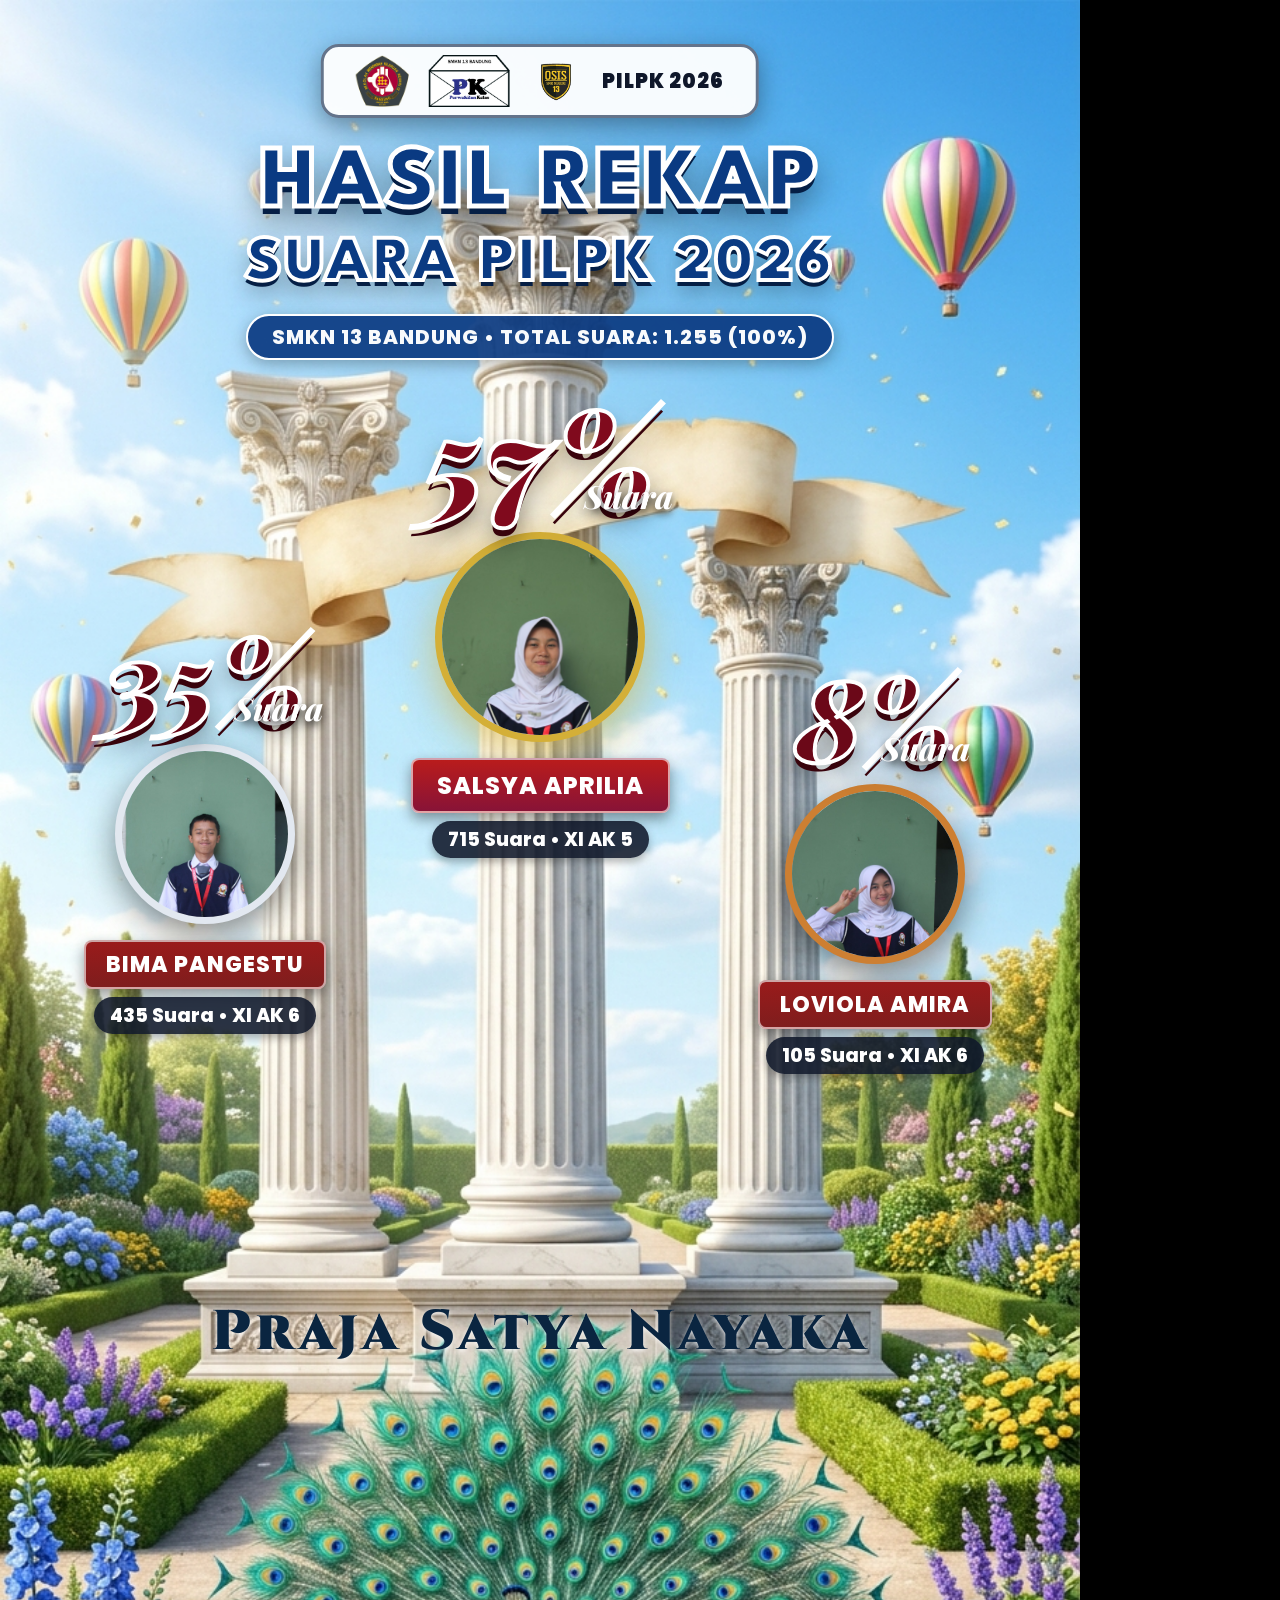
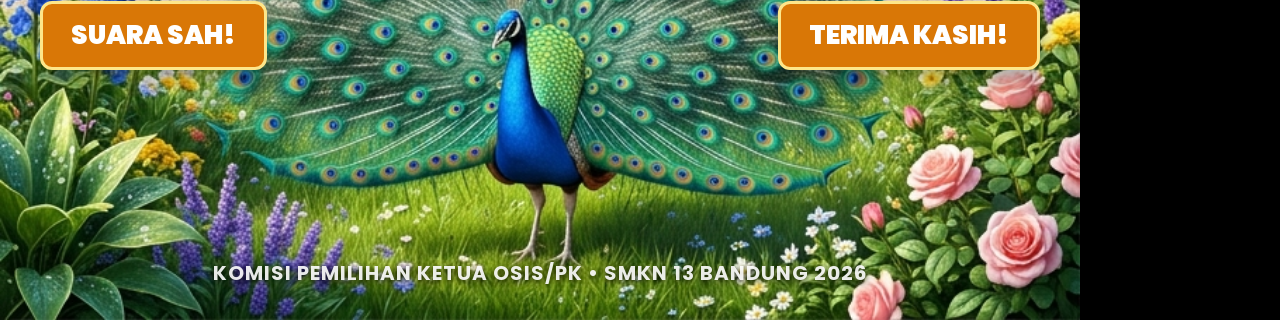
<file: poster-canvas-export.html>
<!DOCTYPE html>
<html lang="id">
<head>
  <meta charset="UTF-8">
  <title>Poster Hasil Rekap Suara PILPK 2026 - SMKN 13 Bandung</title>
  <link rel="preconnect" href="https://fonts.googleapis.com">
  <link rel="preconnect" href="https://fonts.gstatic.com" crossorigin>
  <link href="https://fonts.googleapis.com/css2?family=League+Spartan:wght@800;900&family=Cinzel:wght@700;800;900&family=Playfair+Display:ital,wght@1,700;1,900&family=Poppins:wght@600;700;800;900&family=Montserrat:wght@800;900&display=swap" rel="stylesheet">
  <style>
    * {
      box-sizing: border-box;
      margin: 0;
      padding: 0;
    }

    html, body {
      width: 1080px;
      height: 1920px;
      overflow: hidden;
      font-family: 'Poppins', sans-serif;
      background: #000;
    }

    .poster-container {
      width: 1080px;
      height: 1920px;
      position: relative;
      background: url('assets/canva_rekap_assets/background_podium_canva.jpg') no-repeat center top;
      background-size: 1080px 1920px;
      overflow: hidden;
    }

    /* Top Logo Badge */
    .top-badge {
      position: absolute;
      top: 44px;
      left: 50%;
      transform: translateX(-50%);
      background: rgba(255, 255, 255, 0.95);
      border: 3px solid #64748B;
      border-radius: 18px;
      padding: 8px 32px;
      display: flex;
      align-items: center;
      gap: 20px;
      box-shadow: 0 8px 24px rgba(0,0,0,0.35);
      z-index: 20;
    }

    .top-badge img {
      height: 52px;
      object-fit: contain;
    }

    .top-badge span {
      color: #0F172A;
      font-weight: 900;
      font-size: 20px;
      letter-spacing: 1px;
    }

    /* Main Big Title */
    .title-box {
      position: absolute;
      top: 145px;
      left: 0;
      right: 0;
      text-align: center;
      z-index: 20;
    }

    .title-main {
      font-family: 'League Spartan', 'Impact', sans-serif;
      font-size: 88px;
      font-weight: 900;
      line-height: 0.92;
      text-transform: uppercase;
      letter-spacing: 2px;
      color: #0A3A82;
      -webkit-text-stroke: 5px #FFFFFF;
      text-shadow: 0 8px 0 #051E44, 0 16px 32px rgba(0,0,0,0.45);
    }

    .title-sub {
      font-family: 'League Spartan', 'Impact', sans-serif;
      font-size: 64px;
      font-weight: 900;
      line-height: 1.1;
      text-transform: uppercase;
      letter-spacing: 2px;
      color: #0A3A82;
      -webkit-text-stroke: 4px #FFFFFF;
      text-shadow: 0 6px 0 #051E44, 0 12px 24px rgba(0,0,0,0.35);
      margin-top: 4px;
    }

    .title-meta {
      display: inline-block;
      background: rgba(10, 58, 130, 0.92);
      color: #F8FAFC;
      border: 2px solid #FFFFFF;
      font-size: 20px;
      font-weight: 800;
      padding: 6px 24px;
      border-radius: 40px;
      margin-top: 14px;
      letter-spacing: 1px;
      box-shadow: 0 4px 16px rgba(0,0,0,0.3);
    }

    /* Candidate Podium Cards */
    .podium-group {
      position: absolute;
      top: 360px;
      left: 0;
      right: 0;
      bottom: 480px;
      z-index: 15;
    }

    /* Candidate 1: Center Pillar (Winner - Salsya) */
    .candidate-card.rank-1 {
      position: absolute;
      top: 30px;
      left: 50%;
      transform: translateX(-50%);
      width: 340px;
      text-align: center;
      display: flex;
      flex-direction: column;
      align-items: center;
    }

    /* Candidate 2: Left Pillar (Bima) */
    .candidate-card.rank-2 {
      position: absolute;
      top: 260px;
      left: 55px;
      width: 300px;
      text-align: center;
      display: flex;
      flex-direction: column;
      align-items: center;
    }

    /* Candidate 3: Right Pillar (Loviola) */
    .candidate-card.rank-3 {
      position: absolute;
      top: 300px;
      right: 55px;
      width: 300px;
      text-align: center;
      display: flex;
      flex-direction: column;
      align-items: center;
    }

    /* Big Percentage Display */
    .percent-wrap {
      position: relative;
      line-height: 1;
      margin-bottom: 12px;
    }

    .percent-number {
      font-family: 'Playfair Display', 'Cinzel', serif;
      font-weight: 900;
      font-style: italic;
      font-size: 112px;
      color: #6B0818;
      -webkit-text-stroke: 4px #FFFFFF;
      text-shadow: 0 8px 0 #38030C, 0 12px 24px rgba(0,0,0,0.5);
    }

    .percent-wrap.rank-1 .percent-number {
      font-size: 130px;
      color: #800A1D;
    }

    .percent-label {
      position: absolute;
      bottom: 8px;
      right: -16px;
      font-family: 'Playfair Display', serif;
      font-style: italic;
      font-size: 32px;
      font-weight: 800;
      color: #FFFFFF;
      text-shadow: 0 4px 8px rgba(0,0,0,0.8);
    }

    /* Candidate Headshot Circle */
    .candidate-photo {
      width: 180px;
      height: 180px;
      border-radius: 50%;
      border: 7px solid #F59E0B;
      box-shadow: 0 12px 32px rgba(0,0,0,0.45);
      object-fit: cover;
      background: #FFFFFF;
    }

    .rank-1 .candidate-photo {
      width: 210px;
      height: 210px;
      border-color: #D4AF37;
      box-shadow: 0 16px 40px rgba(212, 175, 55, 0.6);
    }

    .rank-2 .candidate-photo {
      border-color: #E2E8F0;
    }

    .rank-3 .candidate-photo {
      border-color: #CD7F32;
    }

    /* Red Name Ribbon */
    .name-ribbon {
      background: linear-gradient(180deg, #991B1B 0%, #7F1D1D 100%);
      color: #FFFFFF;
      font-weight: 800;
      font-size: 22px;
      padding: 6px 20px;
      border-radius: 8px;
      margin-top: 16px;
      letter-spacing: 1px;
      box-shadow: 0 6px 14px rgba(0,0,0,0.4);
      border: 2px solid rgba(255, 255, 255, 0.6);
      white-space: nowrap;
      text-transform: uppercase;
    }

    .rank-1 .name-ribbon {
      font-size: 24px;
      padding: 8px 24px;
      background: linear-gradient(180deg, #B91C1C 0%, #881337 100%);
    }

    .votes-detail {
      font-size: 19px;
      font-weight: 800;
      color: #FFFFFF;
      background: rgba(15, 23, 42, 0.88);
      border-radius: 20px;
      padding: 4px 16px;
      margin-top: 8px;
      box-shadow: 0 4px 8px rgba(0,0,0,0.3);
    }

    /* Arch Ribbon Banner */
    .arch-ribbon {
      position: absolute;
      bottom: 550px;
      left: 50%;
      transform: translateX(-50%);
      width: 880px;
      z-index: 25;
      text-align: center;
    }

    .arch-ribbon-text {
      font-family: 'Cinzel', serif;
      font-weight: 900;
      font-size: 56px;
      color: #0A2540;
      text-shadow: 0 2px 4px rgba(255,255,255,0.8);
      letter-spacing: 4px;
      padding-top: 28px;
    }

    /* Bottom Info Badges */
    .bottom-tag-left {
      position: absolute;
      bottom: 250px;
      left: 40px;
      background: #D97706;
      color: white;
      font-weight: 900;
      font-size: 26px;
      padding: 12px 28px;
      border-radius: 12px;
      border: 3px solid #FDE68A;
      box-shadow: 0 8px 20px rgba(0,0,0,0.35);
      z-index: 20;
    }

    .bottom-tag-right {
      position: absolute;
      bottom: 250px;
      right: 40px;
      background: #D97706;
      color: white;
      font-weight: 900;
      font-size: 26px;
      padding: 12px 28px;
      border-radius: 12px;
      border: 3px solid #FDE68A;
      box-shadow: 0 8px 20px rgba(0,0,0,0.35);
      z-index: 20;
    }

    .footer-credits {
      position: absolute;
      bottom: 32px;
      left: 0;
      right: 0;
      text-align: center;
      font-size: 20px;
      font-weight: 700;
      color: rgba(255, 255, 255, 0.9);
      text-shadow: 0 2px 6px rgba(0,0,0,0.9);
      z-index: 20;
      letter-spacing: 1px;
    }
  </style>
</head>
<body>
  <div class="poster-container">
    <!-- Top Badge -->
    <div class="top-badge">
      <img src="logo-smkn13.png" alt="SMKN 13">
      <img src="logo-mpk.png" alt="MPK">
      <img src="LOGO OSIS.png" alt="OSIS">
      <span>PILPK 2026</span>
    </div>

    <!-- Main Title -->
    <div class="title-box">
      <div class="title-main">HASIL REKAP</div>
      <div class="title-sub">SUARA PILPK 2026</div>
      <div class="title-meta">SMKN 13 BANDUNG • TOTAL SUARA: 1.255 (100%)</div>
    </div>

    <!-- Podium Candidates -->
    <div class="podium-group">
      <!-- Juara 1: Salsya Aprilia Hikmah (Center Pillar - Highest) -->
      <div class="candidate-card rank-1">
        <div class="percent-wrap rank-1">
          <span class="percent-number">57%</span>
          <span class="percent-label">Suara</span>
        </div>
        <img class="candidate-photo" src="assets/candidates/salsya_portrait.jpg" alt="Salsya Aprilia">
        <div class="name-ribbon">SALSYA APRILIA</div>
        <div class="votes-detail">715 Suara • XI AK 5</div>
      </div>

      <!-- Juara 2: Bima Pangestu Sejati (Left Pillar - Medium) -->
      <div class="candidate-card rank-2">
        <div class="percent-wrap">
          <span class="percent-number">35%</span>
          <span class="percent-label">Suara</span>
        </div>
        <img class="candidate-photo" src="assets/candidates/bima_portrait.jpg" alt="Bima Pangestu">
        <div class="name-ribbon">BIMA PANGESTU</div>
        <div class="votes-detail">435 Suara • XI AK 6</div>
      </div>

      <!-- Juara 3: Loviola Amira Prameswari (Right Pillar - Lower) -->
      <div class="candidate-card rank-3">
        <div class="percent-wrap">
          <span class="percent-number">8%</span>
          <span class="percent-label">Suara</span>
        </div>
        <img class="candidate-photo" src="assets/candidates/loviola_portrait.jpg" alt="Loviola Amira">
        <div class="name-ribbon">LOVIOLA AMIRA</div>
        <div class="votes-detail">105 Suara • XI AK 6</div>
      </div>
    </div>

    <!-- Arch Banner Tagline -->
    <div class="arch-ribbon">
      <div class="arch-ribbon-text">Praja Satya Nayaka</div>
    </div>

    <!-- Bottom Signs -->
    <div class="bottom-tag-left">SUARA SAH!</div>
    <div class="bottom-tag-right">TERIMA KASIH!</div>

    <div class="footer-credits">
      KOMISI PEMILIHAN KETUA OSIS/PK • SMKN 13 BANDUNG 2026
    </div>
  </div>
</body>
</html>
</file>
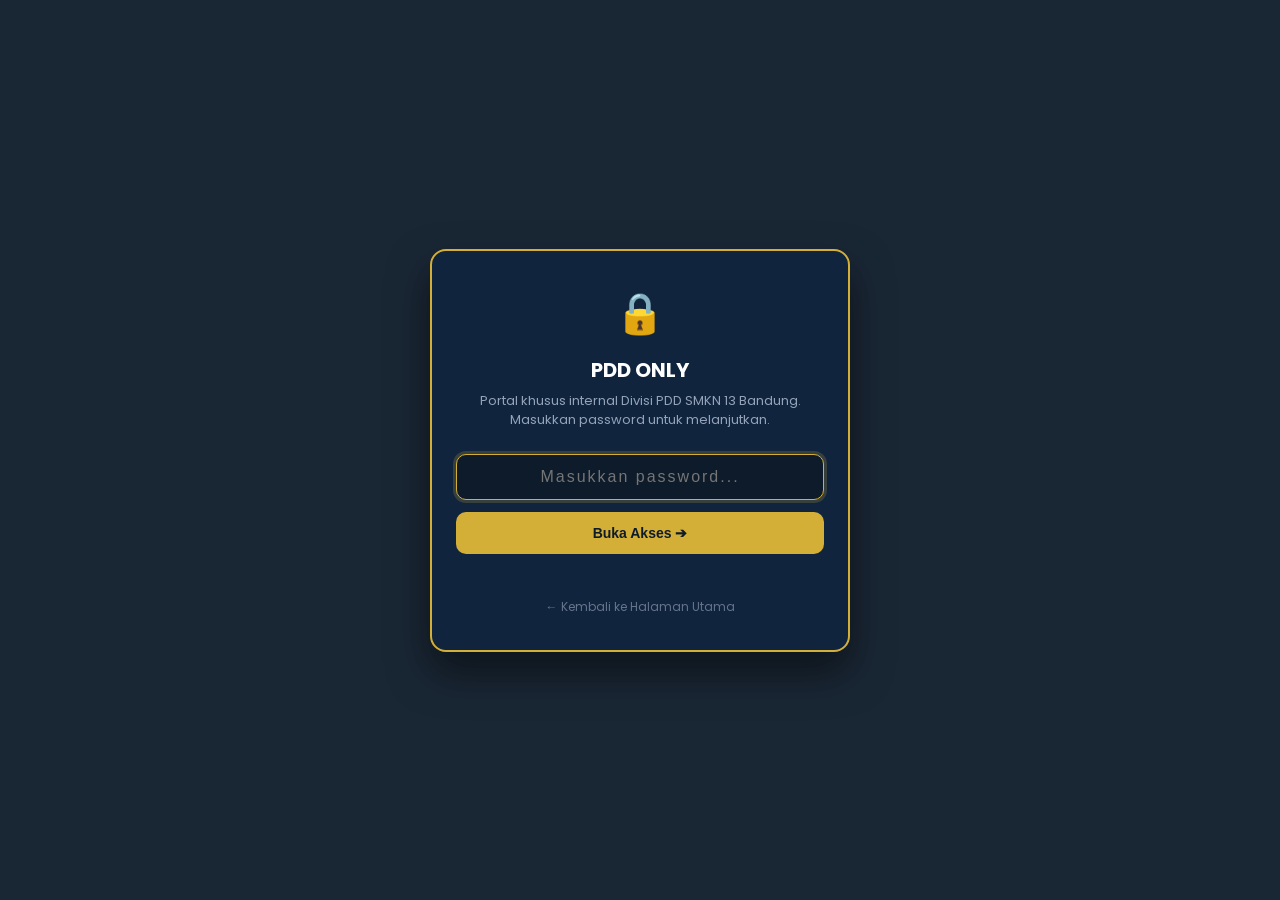
<file: roadmap.html>
<!DOCTYPE html>
<html lang="id">
<head>
  <meta charset="UTF-8">
  <meta name="viewport" content="width=device-width, initial-scale=1.0">
  <title>🗺️ Roadmap PDD — PILKETOS SMKN 13 BANDUNG</title>
  <link rel="icon" type="image/png" href="logo-mpk.png">
  <link rel="preconnect" href="https://fonts.googleapis.com">
  <link rel="preconnect" href="https://fonts.gstatic.com" crossorigin>
  <link href="https://fonts.googleapis.com/css2?family=League+Spartan:wght@600;700;800&family=Poppins:wght@400;500;600;700&display=swap" rel="stylesheet">
  <script src="pdd-security.js"></script>
  <script>
    if (window.PDDSecurity) {
      window.PDDSecurity.enforceGate({ homeUrl: 'index.html' });
    }
  </script>
  <style>
    :root {
      --navy: #0D1B2A;
      --navy-light: #1B263B;
      --gold: #D4AF37;
      --gold-hover: #B89628;
      --gold-subtle: rgba(212, 175, 55, 0.12);
      --bg: #F4F6F9;
      --card-bg: #FFFFFF;
      --text-main: #1E293B;
      --text-muted: #64748B;
      --border: #E2E8F0;
      --tag-file: #E0E7FF;
      --tag-file-txt: #3730A3;
      --tag-folder: #FEF3C7;
      --tag-folder-txt: #92400E;
      --tag-other: #F1F5F9;
      --tag-other-txt: #475467;
    }

    * {
      box-sizing: border-box;
      margin: 0;
      padding: 0;
    }

    body {
      font-family: 'Poppins', sans-serif;
      background-color: var(--bg);
      color: var(--text-main);
      min-height: 100vh;
      display: flex;
      flex-direction: column;
    }

    /* Top Banner / Navbar */
    header {
      background: linear-gradient(135deg, var(--navy) 0%, #10243E 100%);
      color: white;
      padding: 24px 20px;
      border-bottom: 3px solid var(--gold);
      box-shadow: 0 4px 20px rgba(13, 27, 42, 0.15);
    }

    .header-container {
      max-width: 1200px;
      margin: 0 auto;
      display: flex;
      flex-wrap: wrap;
      justify-content: space-between;
      align-items: center;
      gap: 16px;
    }

    .brand-title {
      display: flex;
      align-items: center;
      gap: 16px;
    }

    .brand-logo-container {
      background: #FFFFFF;
      padding: 6px 10px;
      border-radius: 12px;
      border: 1.5px solid rgba(212, 175, 55, 0.7);
      box-shadow: 0 4px 14px rgba(0, 0, 0, 0.25);
      display: inline-flex;
      align-items: center;
      justify-content: center;
      transition: all 0.25s ease;
      flex-shrink: 0;
    }

    .brand-logo-container:hover {
      transform: translateY(-2px);
      box-shadow: 0 6px 18px rgba(212, 175, 55, 0.4);
      border-color: var(--gold);
    }

    .brand-logo-img {
      height: 48px;
      width: auto;
      object-fit: contain;
      display: block;
    }

    .brand-badge {
      background: var(--gold);
      color: var(--navy);
      font-weight: 800;
      font-size: 13px;
      padding: 6px 12px;
      border-radius: 6px;
      letter-spacing: 0.5px;
      text-transform: uppercase;
    }

    h1 {
      font-family: 'League Spartan', sans-serif;
      font-size: 24px;
      font-weight: 700;
      letter-spacing: 0.5px;
      color: #FFFFFF;
    }

    .tagline {
      font-size: 13px;
      color: #94A3B8;
      margin-top: 2px;
    }

    .header-links {
      display: flex;
      gap: 10px;
    }

    .btn-header {
      background: rgba(255, 255, 255, 0.1);
      color: white;
      text-decoration: none;
      font-size: 13px;
      font-weight: 500;
      padding: 8px 14px;
      border-radius: 8px;
      border: 1px solid rgba(255, 255, 255, 0.2);
      transition: all 0.2s;
      display: inline-flex;
      align-items: center;
      gap: 6px;
    }

    .btn-header:hover {
      background: var(--gold);
      color: var(--navy);
      border-color: var(--gold);
    }

    /* Main Container */
    main {
      max-width: 1200px;
      width: 100%;
      margin: 24px auto;
      padding: 0 20px;
      flex: 1;
    }

    /* Controls: Search & Tabs */
    .controls {
      display: flex;
      flex-wrap: wrap;
      justify-content: space-between;
      align-items: center;
      gap: 16px;
      margin-bottom: 20px;
    }

    .tabs {
      display: flex;
      background: #E2E8F0;
      padding: 4px;
      border-radius: 10px;
      gap: 4px;
      overflow-x: auto;
    }

    .tab-btn {
      background: transparent;
      border: none;
      padding: 10px 18px;
      font-size: 13px;
      font-weight: 600;
      font-family: 'Poppins', sans-serif;
      color: var(--text-muted);
      border-radius: 7px;
      cursor: pointer;
      white-space: nowrap;
      transition: all 0.2s;
      text-decoration: none;
      display: inline-flex;
      align-items: center;
      justify-content: center;
      gap: 6px;
    }

    .tab-btn:hover {
      color: var(--navy);
      background: rgba(255, 255, 255, 0.6);
    }

    .tab-btn.active {
      background: var(--card-bg);
      color: var(--navy);
      box-shadow: 0 2px 6px rgba(0, 0, 0, 0.08);
    }

    .search-box {
      position: relative;
      min-width: 260px;
    }

    .search-box input {
      width: 100%;
      padding: 10px 14px 10px 36px;
      font-size: 13px;
      border: 1px solid var(--border);
      border-radius: 8px;
      outline: none;
      background: white;
      font-family: inherit;
    }

    .search-box input:focus {
      border-color: var(--navy);
      box-shadow: 0 0 0 3px rgba(13, 27, 42, 0.08);
    }

    .search-icon {
      position: absolute;
      left: 12px;
      top: 50%;
      transform: translateY(-50%);
      color: #94A3B8;
      font-size: 14px;
    }

    /* Tab Content Cards */
    .tab-content {
      display: none;
    }

    .tab-content.active {
      display: block;
      animation: fadeIn 0.25s ease-in-out;
    }

    @keyframes fadeIn {
      from { opacity: 0; transform: translateY(4px); }
      to { opacity: 1; transform: translateY(0); }
    }

    /* Table Container */
    .table-container {
      background: var(--card-bg);
      border-radius: 12px;
      border: 1px solid var(--border);
      box-shadow: 0 4px 12px rgba(0, 0, 0, 0.03);
      overflow-x: auto;
    }

    table {
      width: 100%;
      border-collapse: collapse;
      text-align: left;
      font-size: 13px;
    }

    thead th {
      background: #2563EB;
      color: white;
      font-weight: 600;
      padding: 14px 16px;
      font-size: 13px;
      letter-spacing: 0.3px;
      white-space: nowrap;
    }

    tbody td {
      padding: 14px 16px;
      border-bottom: 1px solid var(--border);
      vertical-align: middle;
    }

    tbody tr:nth-child(even) {
      background-color: #F8FAFC;
    }

    tbody tr:hover {
      background-color: #EDF4FE;
    }

    .badge {
      display: inline-block;
      padding: 4px 10px;
      border-radius: 6px;
      font-size: 11px;
      font-weight: 600;
      text-align: center;
    }

    .badge-file { background: var(--tag-file); color: var(--tag-file-txt); }
    .badge-folder { background: var(--tag-folder); color: var(--tag-folder-txt); }
    .badge-other { background: var(--tag-other); color: var(--tag-other-txt); }

    .badge-status {
      padding: 4px 10px;
      border-radius: 6px;
      font-size: 11px;
      font-weight: 600;
    }

    .status-select {
      appearance: none;
      -webkit-appearance: none;
      -moz-appearance: none;
      border: 1px solid transparent;
      outline: none;
      padding: 6px 12px;
      border-radius: 20px;
      font-size: 11px;
      font-weight: 700;
      font-family: inherit;
      cursor: pointer;
      text-align: center;
      text-align-last: center;
      transition: all 0.2s;
      box-shadow: 0 1px 3px rgba(0,0,0,0.06);
    }

    .status-select:hover {
      filter: brightness(0.96);
    }

    .status-select.not-started { background: #F1F5F9; color: #475569; }
    .status-select.in-progress { background: #FEF3C7; color: #92400E; }
    .status-select.review      { background: #DBEAFE; color: #1E40AF; }
    .status-select.done        { background: #D1FAE5; color: #065F46; }
    .status-select.canceled    { background: #FEE2E2; color: #991B1B; text-decoration: line-through; }

    .file-link {
      color: #2563EB;
      text-decoration: none;
      font-weight: 500;
      display: inline-flex;
      align-items: center;
      gap: 6px;
    }

    .file-link:hover {
      text-decoration: underline;
    }

    .note-text {
      color: #475569;
      line-height: 1.5;
      max-width: 480px;
    }

    /* Brand Kit Section */
    .brand-section {
      display: grid;
      grid-template-columns: repeat(auto-fit, minmax(280px, 1fr));
      gap: 20px;
      margin-bottom: 24px;
    }

    .brand-card {
      background: white;
      border: 1px solid var(--border);
      border-radius: 12px;
      padding: 20px;
      box-shadow: 0 4px 12px rgba(0, 0, 0, 0.03);
    }

    .brand-card h3 {
      font-size: 15px;
      font-weight: 700;
      margin-bottom: 14px;
      display: flex;
      align-items: center;
      gap: 8px;
      color: var(--navy);
    }

    .color-swatches {
      display: grid;
      grid-template-columns: repeat(3, 1fr);
      gap: 10px;
    }

    .color-box {
      border-radius: 8px;
      padding: 12px;
      color: white;
      text-align: center;
      cursor: pointer;
      position: relative;
      transition: transform 0.15s;
    }

    .color-box:hover {
      transform: translateY(-2px);
    }

    .color-box .hex {
      font-weight: 700;
      font-size: 12px;
    }

    .color-box .name {
      font-size: 11px;
      opacity: 0.85;
      margin-top: 4px;
    }

    /* Toast notification */
    #toast {
      visibility: hidden;
      min-width: 200px;
      background-color: var(--navy);
      color: var(--gold);
      text-align: center;
      border-radius: 8px;
      padding: 12px 18px;
      position: fixed;
      z-index: 999;
      bottom: 24px;
      right: 24px;
      font-size: 13px;
      font-weight: 600;
      box-shadow: 0 6px 18px rgba(0,0,0,0.2);
    }

    #toast.show {
      visibility: visible;
      animation: fadein 0.3s, fadeout 0.3s 2s;
    }

    @keyframes fadein {
      from {bottom: 0; opacity: 0;}
      to {bottom: 24px; opacity: 1;}
    }

    @keyframes fadeout {
      from {bottom: 24px; opacity: 1;}
      to {bottom: 0; opacity: 0;}
    }

    /* Mobile Table Hint */
    .mobile-table-hint {
      display: none;
      font-size: 11px;
      font-weight: 500;
      color: var(--text-muted);
      margin-bottom: 8px;
      text-align: right;
    }

    /* Custom Table Scrollbar */
    .table-container {
      -webkit-overflow-scrolling: touch;
    }

    .table-container::-webkit-scrollbar {
      height: 6px;
    }

    .table-container::-webkit-scrollbar-track {
      background: #F1F5F9;
      border-radius: 4px;
    }

    .table-container::-webkit-scrollbar-thumb {
      background: #CBD5E1;
      border-radius: 4px;
    }

    .brand-info {
      display: flex;
      flex-direction: column;
      gap: 2px;
    }

    .brand-badge-wrapper {
      display: inline-flex;
      margin-bottom: 2px;
    }

    /* Roadmap Tab Styles */
    .roadmap-grid {
      display: grid;
      grid-template-columns: repeat(auto-fit, minmax(280px, 1fr));
      gap: 16px;
      margin-bottom: 28px;
    }

    .roadmap-card {
      background: white;
      border: 1px solid var(--border);
      border-radius: 12px;
      padding: 18px;
      box-shadow: 0 4px 12px rgba(0, 0, 0, 0.03);
      transition: transform 0.2s ease, box-shadow 0.2s ease;
    }

    .roadmap-card:hover {
      transform: translateY(-2px);
      box-shadow: 0 6px 16px rgba(0, 0, 0, 0.06);
    }

    .roadmap-step-badge {
      display: inline-flex;
      align-items: center;
      gap: 6px;
      font-size: 11px;
      font-weight: 700;
      padding: 4px 10px;
      border-radius: 20px;
      margin-bottom: 10px;
      text-transform: uppercase;
      letter-spacing: 0.3px;
    }

    .roadmap-step-badge.done {
      background: #D1FAE5;
      color: #065F46;
    }

    .roadmap-step-badge.ready {
      background: #DBEAFE;
      color: #1E40AF;
    }

    .roadmap-step-badge.active {
      background: #FEF3C7;
      color: #92400E;
    }

    .roadmap-card h4 {
      font-size: 15px;
      color: var(--navy);
      font-weight: 700;
      margin-bottom: 6px;
    }

    .roadmap-card p {
      font-size: 12.5px;
      color: #475569;
      line-height: 1.5;
    }

    /* Phase Timeline Grid */
    .phase-grid {
      display: grid;
      grid-template-columns: repeat(3, 1fr);
      gap: 18px;
      margin-bottom: 28px;
    }

    .phase-card {
      background: white;
      border: 1px solid var(--border);
      border-radius: 12px;
      overflow: hidden;
      box-shadow: 0 4px 12px rgba(0, 0, 0, 0.03);
    }

    .phase-card-header {
      padding: 14px 18px;
      font-weight: 700;
      font-size: 14px;
      display: flex;
      align-items: center;
      gap: 8px;
      color: white;
    }

    .phase-card-header.pra { background: linear-gradient(135deg, #1E3A8A, #2563EB); }
    .phase-card-header.hari-h { background: linear-gradient(135deg, #B45309, #D97706); }
    .phase-card-header.after { background: linear-gradient(135deg, #047857, #059669); }

    .phase-card-body {
      padding: 16px;
    }

    .phase-item {
      display: flex;
      align-items: flex-start;
      gap: 10px;
      padding: 10px 0;
      border-bottom: 1px solid #F1F5F9;
    }

    .phase-item:last-child {
      border-bottom: none;
      padding-bottom: 0;
    }

    .phase-item-icon {
      font-size: 16px;
      flex-shrink: 0;
      margin-top: 2px;
    }

    .phase-item-text strong {
      display: block;
      font-size: 13px;
      color: var(--navy);
      margin-bottom: 2px;
    }

    .phase-item-text span {
      font-size: 11.5px;
      color: #64748B;
      line-height: 1.4;
    }

    /* Design Checklist */
    .checklist-card {
      background: white;
      border: 1px solid var(--border);
      border-radius: 12px;
      padding: 20px;
      box-shadow: 0 4px 12px rgba(0, 0, 0, 0.03);
    }

    .checklist-grid {
      display: grid;
      grid-template-columns: repeat(auto-fit, minmax(240px, 1fr));
      gap: 12px;
      margin-top: 14px;
    }

    .checklist-item {
      background: #F8FAFC;
      border: 1px solid #E2E8F0;
      border-radius: 8px;
      padding: 12px 14px;
      display: flex;
      align-items: center;
      gap: 10px;
      font-size: 13px;
      font-weight: 600;
      color: var(--navy);
    }

    /* Spec Carousel Profil Caketos */
    .carousel-spec-card {
      background: white;
      border: 1px solid var(--border);
      border-radius: 12px;
      padding: 22px;
      margin-bottom: 28px;
      box-shadow: 0 4px 12px rgba(0, 0, 0, 0.03);
    }

    .carousel-spec-header {
      display: flex;
      justify-content: space-between;
      align-items: center;
      flex-wrap: wrap;
      gap: 12px;
      margin-bottom: 18px;
      padding-bottom: 14px;
      border-bottom: 1px solid #E2E8F0;
    }

    .carousel-spec-header h4 {
      font-size: 16px;
      color: var(--navy);
      display: flex;
      align-items: center;
      gap: 8px;
      margin: 0;
      font-weight: 700;
    }

    .carousel-tag-badge {
      font-size: 11.5px;
      font-weight: 700;
      padding: 5px 12px;
      border-radius: 20px;
      background: #FEF3C7;
      color: #92400E;
      border: 1px solid #FCD34D;
      display: inline-flex;
      align-items: center;
      gap: 6px;
    }

    .carousel-slides-grid {
      display: grid;
      grid-template-columns: repeat(3, 1fr);
      gap: 16px;
      margin-bottom: 20px;
    }

    .carousel-slide-box {
      background: #F8FAFC;
      border: 1px solid #E2E8F0;
      border-radius: 10px;
      padding: 16px;
      display: flex;
      flex-direction: column;
      position: relative;
    }

    .carousel-slide-box.active-cover {
      border: 1.5px solid #D4AF37;
      background: #FFFCF2;
    }

    .slide-badge-num {
      display: inline-block;
      font-size: 11px;
      font-weight: 800;
      padding: 3px 8px;
      border-radius: 6px;
      background: var(--navy);
      color: white;
      width: fit-content;
      margin-bottom: 10px;
      text-transform: uppercase;
      letter-spacing: 0.5px;
    }

    .slide-badge-num.gold {
      background: #B45309;
      color: white;
    }

    .carousel-slide-box h5 {
      font-size: 14px;
      color: var(--navy);
      font-weight: 700;
      margin: 0 0 6px 0;
    }

    .carousel-slide-box p.slide-desc {
      font-size: 12px;
      color: #64748B;
      margin: 0 0 12px 0;
      line-height: 1.4;
    }

    .slide-elements-list {
      list-style: none;
      padding: 0;
      margin: 0;
      display: flex;
      flex-direction: column;
      gap: 7px;
    }

    .slide-elements-list li {
      font-size: 12px;
      color: #334155;
      display: flex;
      align-items: flex-start;
      gap: 6px;
      line-height: 1.45;
    }

    .slide-elements-list li::before {
      content: "•";
      color: #D4AF37;
      font-weight: bold;
      font-size: 14px;
    }

    .carousel-tips-bar {
      background: #F1F5F9;
      border-left: 4px solid var(--navy);
      padding: 12px 16px;
      border-radius: 0 8px 8px 0;
      font-size: 12px;
      color: #334155;
      display: flex;
      flex-direction: column;
      gap: 6px;
    }

    .carousel-tips-bar strong {
      color: var(--navy);
    }

    /* Daily Timeline Grid */
    .daily-timeline-grid {
      display: grid;
      grid-template-columns: repeat(auto-fit, minmax(280px, 1fr));
      gap: 16px;
      margin-bottom: 28px;
    }

    .daily-card {
      background: white;
      border: 1px solid var(--border);
      border-radius: 12px;
      padding: 16px;
      box-shadow: 0 3px 10px rgba(0, 0, 0, 0.02);
      position: relative;
      border-top: 4px solid var(--navy);
      display: flex;
      flex-direction: column;
    }

    .daily-card.today {
      border-top-color: #D97706;
      background: #FFFDF9;
      box-shadow: 0 4px 14px rgba(217, 119, 6, 0.12);
    }

    .daily-card.election-day {
      border-top-color: #059669;
      background: #F0FDF4;
      box-shadow: 0 4px 14px rgba(5, 150, 105, 0.15);
    }

    .daily-header {
      display: flex;
      justify-content: space-between;
      align-items: center;
      margin-bottom: 10px;
    }

    .daily-date {
      font-size: 13px;
      font-weight: 700;
      color: var(--navy);
    }

    .daily-tag {
      font-size: 10.5px;
      font-weight: 700;
      padding: 3px 8px;
      border-radius: 12px;
      background: #F1F5F9;
      color: #475569;
      text-transform: uppercase;
    }

    .daily-tag.today {
      background: #FEF3C7;
      color: #92400E;
    }

    .daily-tag.gold {
      background: #FEF3C7;
      color: #B45309;
    }

    .daily-tag.green {
      background: #D1FAE5;
      color: #065F46;
    }

    .daily-card h5 {
      font-size: 14px;
      color: var(--navy);
      font-weight: 700;
      margin: 0 0 8px 0;
      display: flex;
      align-items: center;
      gap: 6px;
    }

    .daily-card p {
      font-size: 12px;
      color: #64748B;
      line-height: 1.45;
      margin: 0 0 10px 0;
      flex-grow: 1;
    }

    .daily-actions {
      list-style: none;
      padding: 0;
      margin: 0;
      display: flex;
      flex-direction: column;
      gap: 5px;
      border-top: 1px dashed #E2E8F0;
      padding-top: 8px;
    }

    .daily-actions li {
      font-size: 11.5px;
      color: #334155;
      display: flex;
      align-items: flex-start;
      gap: 6px;
      line-height: 1.4;
    }

    .daily-actions li::before {
      content: "✔";
      color: #2563EB;
      font-size: 11px;
    }

    /* Responsive Media Queries */
    @media (max-width: 992px) {
      .header-container {
        gap: 14px;
      }
      
      .brand-title {
        gap: 12px;
      }
    }

    @media (max-width: 768px) {
      header {
        padding: 16px 16px;
      }

      .header-container {
        flex-direction: column;
        align-items: stretch;
        gap: 16px;
      }

      .brand-title {
        align-items: center;
        gap: 12px;
      }

      .brand-logo-container {
        padding: 5px 8px;
        border-radius: 10px;
      }

      .brand-logo-img {
        height: 38px;
      }

      .brand-badge {
        font-size: 11px;
        padding: 4px 10px;
      }

      h1 {
        font-size: 20px;
        line-height: 1.25;
      }

      .tagline {
        font-size: 11.5px;
      }

      .header-links {
        display: grid;
        grid-template-columns: 1fr 1fr;
        gap: 8px;
        width: 100%;
      }

      .btn-header {
        justify-content: center;
        padding: 10px 10px;
        font-size: 12px;
      }

      main {
        padding: 0 14px;
        margin: 16px auto;
      }

      .brand-section {
        grid-template-columns: 1fr;
        gap: 12px;
        margin-bottom: 18px;
      }

      .phase-grid,
      .carousel-slides-grid {
        grid-template-columns: 1fr;
      }

      .brand-card {
        padding: 16px;
      }

      .controls {
        flex-direction: column;
        align-items: stretch;
        gap: 12px;
        margin-bottom: 16px;
      }

      .tabs {
        width: 100%;
        display: flex;
        overflow-x: auto;
        -webkit-overflow-scrolling: touch;
        scrollbar-width: none;
      }

      .tabs::-webkit-scrollbar {
        display: none;
      }

      .tab-btn {
        flex: 1 0 auto;
        text-align: center;
        padding: 10px 12px;
        font-size: 12px;
      }

      .search-box {
        width: 100%;
        min-width: 100%;
      }

      .search-box input {
        width: 100%;
        box-sizing: border-box;
        padding: 11px 14px 11px 36px;
        font-size: 13px;
      }

      .mobile-table-hint {
        display: block;
      }

      .table-container {
        border-radius: 10px;
      }

      #administrasi table,
      #template table {
        min-width: 650px;
      }

      #tasks table {
        min-width: 800px;
      }

      thead th {
        padding: 11px 12px;
        font-size: 12px;
      }

      tbody td {
        padding: 11px 12px;
        font-size: 12px;
      }

      .note-text {
        max-width: 260px;
        font-size: 11px;
      }

      .status-select {
        padding: 6px 10px;
        font-size: 11px;
      }

      #toast {
        left: 20px;
        right: 20px;
        bottom: 20px;
        min-width: auto;
      }
    }

    @media (max-width: 480px) {
      .brand-title {
        gap: 10px;
      }

      .brand-logo-container {
        padding: 4px 6px;
        border-radius: 8px;
      }

      .brand-logo-img {
        height: 32px;
      }

      h1 {
        font-size: 17px;
      }

      .tagline {
        font-size: 10.5px;
      }

      .color-swatches {
        gap: 6px;
      }

      .color-box {
        padding: 8px 4px;
      }

      .color-box .hex {
        font-size: 10px;
      }

      .color-box .name {
        font-size: 9px;
      }
    }
  </style>
</head>
<body>

  <!-- Header -->
  <header>
    <div class="header-container">
      <div class="brand-title">
        <div class="brand-logo-container">
          <img src="logo-mpk.png" alt="Logo MPK SMKN 13 Bandung" class="brand-logo-img">
        </div>
        <div class="brand-info">
          <div class="brand-badge-wrapper">
            <span class="brand-badge">PDD PILKETOS</span>
          </div>
          <h1>PRAJA SATYA NAYAKA</h1>
          <div class="tagline">All In One Portal & Arsip Digital — MPK SMKN 13 Bandung</div>
        </div>
      </div>
      <div class="header-links">
        <a href="https://drive.google.com/drive/folders/1TgFahFMpVyVFcZElKE9WHOnvSaf-_XjZ?usp=sharing" target="_blank" class="btn-header">
          📁 Buka Google Drive
        </a>
        <a href="https://canva.com" target="_blank" class="btn-header">
          🎨 Canva Team
        </a>
      </div>
    </div>
  </header>

  <!-- Main Content -->
  <main>
    <!-- Brand Kit Overview Banner -->
    <div class="brand-section">
      <div class="brand-card">
        <h3>🎨 Color Palette (Klik untuk Salin HEX)</h3>
        <div class="color-swatches">
          <div class="color-box" style="background: #0D1B2A;" onclick="copyHex('#0D1B2A')">
            <div class="hex">#0D1B2A</div>
            <div class="name">Navy (60%)</div>
          </div>
          <div class="color-box" style="background: #D4AF37; color: #0D1B2A;" onclick="copyHex('#D4AF37')">
            <div class="hex">#D4AF37</div>
            <div class="name">Gold (10%)</div>
          </div>
          <div class="color-box" style="background: #FFFFFF; color: #0D1B2A; border: 1px solid #CBD5E1;" onclick="copyHex('#FFFFFF')">
            <div class="hex">#FFFFFF</div>
            <div class="name">White (30%)</div>
          </div>
        </div>
      </div>

      <div class="brand-card">
        <h3>🔤 Font Resmi Canva</h3>
        <p style="font-size: 13px; line-height: 1.6; color: #475569;">
          <strong>Judul:</strong> <span style="font-family: 'League Spartan'; font-size: 15px;">League Spartan (Bold)</span><br>
          <strong>Isi/Teks:</strong> <span style="font-family: 'Poppins';">Poppins (Regular/Medium)</span><br>
          <small style="color: #64748B;">Aturan: Maksimal 2 font family, line-height 1.5x, rata kiri.</small>
        </p>
      </div>

      <div class="brand-card">
        <h3>📐 Quick SOP & Standar Pro</h3>
        <p style="font-size: 13px; line-height: 1.6; color: #475569;">
          <strong>Feed IG:</strong> 4:5 (1080x1350) — Safe Zone 1:1 di tengah.<br>
          <strong>Story/Reels:</strong> 9:16 — Kosongkan 250px atas & 280px bawah.<br>
          <a href="SOP_Desain_PDD.pdf" target="_blank" style="color: #2563EB; font-weight: 600; text-decoration: none; display: inline-flex; align-items: center; gap: 4px; margin-top: 4px;">
            📄 Baca SOP Lengkap (PDF 4 Bab) ➔
          </a>
        </p>
      </div>
    </div>

    <!-- Navigation & Search Controls -->
    <div class="controls">
      <div class="tabs">
        <a href="administrasi.html" class="tab-btn">📁 Administrasi</a>
        <a href="template.html" class="tab-btn">🎨 Template & Aset</a>
        <a href="tasks.html" class="tab-btn">✅ Task Tracker</a>
        <a href="roadmap.html" class="tab-btn active">🗺️ Roadmap PDD</a>
        <a href="feed-caketos.html" class="tab-btn">📱 Konsep Feed IG</a>
      </div>
      <div class="search-box">
        <span class="search-icon">🔍</span>
        <input type="text" id="searchInput" placeholder="Cari alur kerja, roadmap, jadwal harian..." onkeyup="filterRoadmap()">
      </div>
    </div>

    
    <!-- TAB 4: ROADMAP PDD -->
    <div id="roadmap" class="tab-content active">
      <!-- 6 Langkah Alur Kerja PDD -->
      <h3 style="margin-bottom: 14px; font-size: 16px; color: var(--navy); display: flex; align-items: center; gap: 8px;">
        🚀 6 Langkah Utama Alur Kerja PDD
      </h3>
      <div class="roadmap-grid">
        <div class="roadmap-card">
          <span class="roadmap-step-badge done">✅ Langkah 1 • Selesai</span>
          <h4>1. Tema Selesai</h4>
          <p>Penetapan tema resmi Pilketos: <strong>"PRAJA SATYA NAYAKA"</strong> (Makna: Rakyat, Kebenaran, & Pemimpin Berintegritas).</p>
        </div>
        <div class="roadmap-card">
          <span class="roadmap-step-badge done">✅ Langkah 2 • Selesai</span>
          <h4>2. Mini Brand Kit</h4>
          <p>Palet 3 warna resmi (#0D1B2A Midnight Navy, #D4AF37 Imperial Gold, #FFFFFF Pure White) & Font Canva (League Spartan + Poppins).</p>
        </div>
        <div class="roadmap-card">
          <span class="roadmap-step-badge done">✅ Langkah 3 • Selesai</span>
          <h4>3. Setup Workspace</h4>
          <p>Struktur Google Drive terintegrasi (01_Administrasi, 02_Template_dan_Aset, _LOGO_RESMI_HD, & Arsip Digital).</p>
        </div>
        <div class="roadmap-card">
          <span class="roadmap-step-badge ready">👥 Langkah 4 • Siap</span>
          <h4>4. Pembagian PIC</h4>
          <p>Penetapan dan pembagian tugas kerja untuk setiap anggota divisi PDD.</p>
        </div>
        <div class="roadmap-card">
          <span class="roadmap-step-badge done">✅ Langkah 5 • Selesai</span>
          <h4>5. Bikin Master Template</h4>
          <p>Pembuatan master template di Canva (Feed 4:5, Story 9:16, Cover Slide 16:9) resmi beres dan siap dipakai tim.</p>
        </div>
        <div class="roadmap-card">
          <span class="roadmap-step-badge active">🔥 Langkah 6 • Berjalan</span>
          <h4>6. Eksekusi Konten Pra-Acara</h4>
          <p>Produksi dan rilis materi: Feed info umum, profil Caketos Trikora, poster visi misi, countdown hari H, dan video orasi.</p>
        </div>
      </div>

      <!-- Roadmap Eksekusi Harian H-8 Menuju Hari H -->
      <h3 style="margin-bottom: 14px; font-size: 16px; color: var(--navy); display: flex; align-items: center; gap: 8px;">
        🗓️ Roadmap Eksekusi Harian PDD (H-8 s.d. Hari H & Pasca-Vote)
      </h3>
      <div class="daily-timeline-grid">
        <!-- H-8: Selasa, 20 Okt -->
        <div class="daily-card">
          <div class="daily-header">
            <span class="daily-date">Selasa, 20 Okt 2026</span>
            <span class="daily-tag" style="background: #D1FAE5; color: #065F46;">✅ H-8 • SELESAI</span>
          </div>
          <h5>📢 Info Umum & Tagih Data Caketos</h5>
          <p>Kawal data resmi calon dari panitia pelaksana/Kesiswaan dan rilis feed pengumuman Pilketos.</p>
          <ul class="daily-actions">
            <li>Tagih: Nama lengkap, kelas, nomor urut, foto HD jas almamater, naskah biodata & visi misi (Selesai).</li>
            <li>Rilis: Feed IG Informasi Pilketos 2026 (Tanggal 28 Okt 2026 di Aula & tema resmi) (Selesai).</li>
          </ul>
        </div>

        <!-- H-7: Rabu, 21 Okt (Hari Ini) -->
        <div class="daily-card today">
          <div class="daily-header">
            <span class="daily-date">Rabu, 21 Okt 2026</span>
            <span class="daily-tag today">🔥 H-7 (HARI INI)</span>
          </div>
          <h5>📸 Feed Profil Caketos (Carousel 3 Slide)</h5>
          <p>Eksekusi postingan profil untuk setiap kandidat menggunakan master template Canva rasio 4:5.</p>
          <ul class="daily-actions">
            <li>1 Calon = 1 Postingan Feed (Slide 1: Foto Cover, Slide 2: Track Record, Slide 3: Visi Misi).</li>
            <li>Urutan upload: Calon 03 &rarr; 02 &rarr; 01 (agar di profil IG berjejer rapi 01-02-03).</li>
          </ul>
        </div>

        <!-- H-6: Kamis, 22 Okt -->
        <div class="daily-card">
          <div class="daily-header">
            <span class="daily-date">Kamis, 22 Okt 2026</span>
            <span class="daily-tag" style="background: #D1FAE5; color: #065F46;">✅ H-6 • VIDEO READY</span>
          </div>
          <h5>🎬 Video Orasi Caketos (Reels / TikTok)</h5>
          <p>Rilis cuplikan video orasi dan penyampaian program kerja unggulan calon.</p>
          <ul class="daily-actions">
            <li>Durasi 9:16 vertikal (1080x1920) siap tayang di folder <code>00_FINAL_VIDEO_EXPORT/</code>.</li>
            <li>Caption kutipan jargon masing-masing paslon.</li>
          </ul>
        </div>

        <!-- H-5: Jumat, 23 Okt -->
        <div class="daily-card">
          <div class="daily-header">
            <span class="daily-date">Jumat, 23 Okt 2026</span>
            <span class="daily-tag">H-5</span>
          </div>
          <h5>🗳️ Panduan Cara Memilih / Alur TPS</h5>
          <p>Edukasi warga sekolah mengenai tahapan pemungutan suara di TPS Aula SMKN 13.</p>
          <ul class="daily-actions">
            <li>Infografis alur: Datang &rarr; Absen &rarr; Ambil Surat Suara &rarr; Bilik Coblos &rarr; Kotak Suara &rarr; Celup Tinta.</li>
            <li>Syarat dokumen yang harus dibawa pemilih (Kartu Pelajar / Absensi kelas).</li>
          </ul>
        </div>

        <!-- H-4: Sabtu, 24 Okt -->
        <div class="daily-card">
          <div class="daily-header">
            <span class="daily-date">Sabtu, 24 Okt 2026</span>
            <span class="daily-tag">H-4</span>
          </div>
          <h5>📷 Briefing Tim Dokumentasi & Cek Alat</h5>
          <p>Konsolidasi internal divisi PDD untuk kesiapan liputan langsung hari H.</p>
          <ul class="daily-actions">
            <li>Cek kamera, baterai cadangan, memory card, dan tripod.</li>
            <li>Plotting posisi fotografer: Meja registrasi, bilik suara, panggung utama, dan meja rekap.</li>
          </ul>
        </div>

        <!-- H-3 s.d H-1: 25-27 Okt -->
        <div class="daily-card">
          <div class="daily-header">
            <span class="daily-date">25 – 27 Okt 2026</span>
            <span class="daily-tag gold">⏳ H-3 s.d H-1</span>
          </div>
          <h5>⏰ Story IG Countdown (H-3 s.d H-1)</h5>
          <p>Story Instagram bertahap hitung mundur menuju hari pencoblosan.</p>
          <ul class="daily-actions">
            <li>H-3 (25 Okt), H-2 (26 Okt), dan H-1 (27 Okt) via Story IG @mpk.smkn13bdg.</li>
            <li>Ajakan "Gunakan Hak Suaramu & Jangan Golput!".</li>
          </ul>
        </div>

        <!-- Hari H: Rabu, 28 Okt -->
        <div class="daily-card election-day">
          <div class="daily-header">
            <span class="daily-date">Rabu, 28 Okt 2026</span>
            <span class="daily-tag green">🗳️ HARI H VOTING</span>
          </div>
          <h5>🏆 Hari Pemungutan Suara & Dokumentasi TPS</h5>
          <p>Eksekusi dokumentasi di Aula SMKN 13 dan pengumuman ketua terpilih.</p>
          <ul class="daily-actions">
            <li><s>Live story antrian siswa & bilik suara TPS</s> <em style="color: #dc2626;">(Canceled / Dibatalkan)</em>. Fokus dokumentasi internal/arsip.</li>
            <li>13.00–15.00: Rekaman sakral buka kotak suara & papan perhitungan.</li>
            <li>15.30: Grafis Kilat Feed IG "Who is Ketos Terpilih" & ucapan selamat.</li>
          </ul>
        </div>

        <!-- Pasca Hari H: Kamis, 29 Okt -->
        <div class="daily-card">
          <div class="daily-header">
            <span class="daily-date">Kamis, 29 Okt 2026</span>
            <span class="daily-tag">🏆 H+1 PASCA-VOTE</span>
          </div>
          <h5>🎉 Aftermovie & Testimoni Resmi</h5>
          <p>Publikasi penutup rangkaian kegiatan Pilketos SMKN 13 Bandung 2026.</p>
          <ul class="daily-actions">
            <li>Video Aftermovie rangkuman keseruan momen pemilu.</li>
            <li>Video review testimoni Kepala Sekolah, Pembina, dewan guru, dan perwakilan siswa.</li>
          </ul>
        </div>
      </div>

      <!-- Timeline Konten Berdasarkan Fase -->
      <h3 style="margin-bottom: 14px; font-size: 16px; color: var(--navy); display: flex; align-items: center; gap: 8px;">
        📅 Timeline Konten Publikasi Berdasarkan Fase
      </h3>
      <div class="phase-grid">
        <!-- Fase 1: Sebelum Hari H -->
        <div class="phase-card">
          <div class="phase-card-header pra">
            <span>📌 Sebelum Hari H</span>
          </div>
          <div class="phase-card-body">
            <div class="phase-item">
              <div class="phase-item-icon">⏳</div>
              <div class="phase-item-text">
                <strong>1. Countdown Hari H</strong>
                <span>Hitung mundur hari, tanggal, & bulan kapan hari H Pilketos (H-3, H-2, H-1) via Story IG.</span>
              </div>
            </div>
            <div class="phase-item">
              <div class="phase-item-icon">🪪</div>
              <div class="phase-item-text">
                <strong>2. Profil Calon Trikora (Carousel 3 Slide)</strong>
                <span>1 Postingan per calon (Slide 1: Foto Cover, Slide 2: Visi Misi & Proker, Slide 3: Video Orasi Paslon). Rasio 4:5.</span>
              </div>
            </div>
            <div class="phase-item">
              <div class="phase-item-icon">🎬</div>
              <div class="phase-item-text">
                <strong>3. Video Orasi Caketos</strong>
                <span>Penyampaian orasi program kerja kandidat durasi 60-90 detik format Reels/TikTok.</span>
              </div>
            </div>
          </div>
        </div>

        <!-- Fase 2: Pas Hari H -->
        <div class="phase-card">
          <div class="phase-card-header hari-h">
            <span>🗳️ Pas Hari H</span>
          </div>
          <div class="phase-card-body">
            <div class="phase-item">
              <div class="phase-item-icon">🗳️</div>
              <div class="phase-item-text">
                <strong>1. Dokumentasi Perhitungan Suara</strong>
                <span>Perekaman sakral proses pembukaan kotak suara dan rekapitulasi perolehan suara di papan pleno.</span>
              </div>
            </div>
            <div class="phase-item" style="opacity: 0.6;">
              <div class="phase-item-icon">🚫</div>
              <div class="phase-item-text">
                <strong><del>2. Live Report TPS & Bilik Suara</del> <span style="font-size: 11px; color: #dc2626; font-weight: 700;">[CANCELED]</span></strong>
                <span><s>Dokumentasi langsung suasana antrian & bilik suara live di IG Story.</s> <em style="color: #dc2626;">Dibatalkan/ditiadakan oleh Koor PDD (fokus dokumentasi arsip internal & rekapitulasi suara).</em></span>
              </div>
            </div>
          </div>
        </div>

        <!-- Fase 3: Pas After Pengumuman -->
        <div class="phase-card">
          <div class="phase-card-header after">
            <span>🏆 Pas After Pengumuman</span>
          </div>
          <div class="phase-card-body">
            <div class="phase-item">
              <div class="phase-item-icon">🎉</div>
              <div class="phase-item-text">
                <strong>1. Best Moment / Who is Ketos</strong>
                <span>Rilis grafis kilat pengumuman resmi perolehan suara & ucapan selamat Ketua OSIS terpilih.</span>
              </div>
            </div>
            <div class="phase-item">
              <div class="phase-item-icon">🎙️</div>
              <div class="phase-item-text">
                <strong>2. Testimoni Guru & Siswa</strong>
                <span>Video review pesan, harapan, dan testimoni kepala sekolah, dewan guru, serta perwakilan siswa.</span>
              </div>
            </div>
          </div>
        </div>
      </div>

      <!-- Blueprint Konten Feed Profil Caketos (Carousel 3 Slide) -->
      <div class="carousel-spec-card">
        <div class="carousel-spec-header" style="display: flex; justify-content: space-between; align-items: center; flex-wrap: wrap; gap: 10px;">
          <div>
            <h4>📸 Blueprint Feed: Profil Calon Trikora (Carousel 3 Slide)</h4>
            <span class="carousel-tag-badge">💡 Konsep: 1 Postingan = 1 Calon (Rasio 4:5 Portrait)</span>
          </div>
          <a href="feed-caketos.html" style="background: var(--gold); color: var(--navy); font-weight: 700; padding: 7px 14px; border-radius: 8px; text-decoration: none; font-size: 12px; display: inline-flex; align-items: center; gap: 6px; box-shadow: 0 2px 6px rgba(0,0,0,0.1);">
            📱 Buka Simulator Grid & Carousel Inaya ➔
          </a>
        </div>

        <div class="carousel-slides-grid">
          <!-- Slide 1 -->
          <div class="carousel-slide-box active-cover">
            <span class="slide-badge-num gold">Slide 1 • Foto Utama (Cover)</span>
            <h5>📸 Foto Profil & Identitas Paslon</h5>
            <p class="slide-desc">First impression di Feed & Profil IG. Wajah calon berada di area tengah (1:1 grid safe zone).</p>
            <ul class="slide-elements-list">
              <li><strong>Foto Portrait HD:</strong> Pose resmi/almamater rapi berlatar navy/gold gradasi elegan.</li>
              <li><strong>Badge Nomor Urut:</strong> Lingkaran emas mencolok (01 / 02 / 03) di pojok atas.</li>
              <li><strong>Nama & Kelas:</strong> Tipografi tegas, terbaca jelas di feed thumbnail.</li>
              <li><strong>Slogan & Tagline:</strong> Kutipan moto kepemimpinan khas paslon.</li>
            </ul>
          </div>

          <!-- Slide 2 -->
          <div class="carousel-slide-box">
            <span class="slide-badge-num">Slide 2 • Visi Misi & Proker</span>
            <h5>🎯 Gagasan & Arah Kebijakan</h5>
            <p class="slide-desc">Infografis lengkap visi, misi unggulan, proker terobosan, dan rekam jejak kepemimpinan.</p>
            <ul class="slide-elements-list">
              <li><strong>Visi Utama:</strong> 1 rumusan kalimat visioner, terarah, dan solutif.</li>
              <li><strong>Misi Unggulan:</strong> Poin aksi konkret yang realistis dan terukur.</li>
              <li><strong>Proker Terobosan:</strong> Inovasi kegiatan nyata untuk kemajuan sekolah.</li>
              <li><strong>Rekam Jejak:</strong> Pengalaman organisasi & daftar prestasi calon.</li>
            </ul>
          </div>

          <!-- Slide 3 -->
          <div class="carousel-slide-box">
            <span class="slide-badge-num">Slide 3 • Video Orasi Paslon</span>
            <h5>🎬 Orasi & Call to Action (Video)</h5>
            <p class="slide-desc">Video pidato orasi langsung caketos (25–30 detik) dengan motion graphic poin visi misi.</p>
            <ul class="slide-elements-list">
              <li><strong>Master Video HD:</strong> Potongan pidato orasi paling bersemangat dan meyakinkan.</li>
              <li><strong>Backsound Tipis:</strong> Audio instrumental elegan tanpa menenggelamkan vokal paslon.</li>
              <li><strong>Subtitles & Lower-Third:</strong> Poin gagasan muncul seiring ucapan calon.</li>
              <li><strong>CTA Akhir:</strong> "Gunakan Hak Suaramu • 28 Oktober 2026 • SMKN 13 Bandung".</li>
            </ul>
          </div>
        </div>

        <div class="carousel-tips-bar">
          <div><strong>⚡ Aturan Kenetralan Mutlak:</strong> Proporsi foto, ukuran font, palet warna, dan margin antar calon nomor 1, 2, dst. wajib identik 100% tanpa ada yang diistimewakan.</div>
          <div><strong>📱 Trik Susunan Grid Feed Instagram:</strong> Agar di profil IG berjejer rapi dari kiri ke kanan (01 - 02 - 03), upload dengan urutan: <strong>Calon 03 duluan &rarr; Calon 02 &rarr; terakhir Calon 01</strong>.</div>
        </div>
      </div>

      <!-- Checklist Desain Wajib Dibuat -->
      <div class="checklist-card">
        <h4 style="font-size: 15px; color: var(--navy); display: flex; align-items: center; gap: 8px;">
          🎨 Desain yang Wajib Dibuat (Core Deliverables)
        </h4>
        <div class="checklist-grid">
          <div class="checklist-item">
            <span style="font-size: 18px;">📢</span>
            <div>
              <div style="font-size: 13px; font-weight: 700;">1. Informasi Pilketos Umum</div>
              <div style="font-size: 11px; color: var(--text-muted); font-weight: 400;">Feed IG alur & tata tertib memilih</div>
            </div>
          </div>
          <div class="checklist-item">
            <span style="font-size: 18px;">🚩</span>
            <div>
              <div style="font-size: 13px; font-weight: 700;">2. Banner Lapangan 3x1m</div>
              <div style="font-size: 11px; color: var(--text-muted); font-weight: 400;">Cetak spanduk panggung utama</div>
            </div>
          </div>
          <div class="checklist-item">
            <span style="font-size: 18px;">📑</span>
            <div>
              <div style="font-size: 13px; font-weight: 700;">3. Poster Visi Misi Caketos</div>
              <div style="font-size: 11px; color: var(--text-muted); font-weight: 400;">Layout netral foto & program kerja</div>
            </div>
          </div>
          <div class="checklist-item">
            <span style="font-size: 18px;">📱</span>
            <div>
              <div style="font-size: 13px; font-weight: 700;">4. Feed Instagram Terjadwal</div>
              <div style="font-size: 11px; color: var(--text-muted); font-weight: 400;">Rasio 4:5 portrait konsisten tema</div>
            </div>
          </div>
        </div>
      </div>
    </div>
  </main>

  <!-- Toast Notification -->
  <div id="toast">HEX Berhasil Disalin!</div>

  <!-- Footer -->
  <footer>
    Divisi PDD MPK SMKN 13 Bandung © 2026 — Tema: Praja Satya Nayaka
  </footer>

  <!-- Scripts -->
  <script>
    function filterRoadmap() {
      const query = document.getElementById('searchInput').value.toLowerCase();
      document.querySelectorAll('.roadmap-card, .daily-card, .phase-card, .checklist-item').forEach(el => {
        const text = el.innerText.toLowerCase();
        el.style.display = text.includes(query) ? '' : 'none';
      });
    }

    function showToast(msg) {
      const toast = document.getElementById('toast');
      toast.innerText = msg;
      toast.className = 'show';
      setTimeout(() => { toast.className = toast.className.replace('show', ''); }, 2000);
    }

    function copyHex(hex) {
      navigator.clipboard.writeText(hex).then(() => {
        showToast('HEX ' + hex + ' Berhasil Disalin!');
      });
    }
  </script>
</body>
</html>
</file>
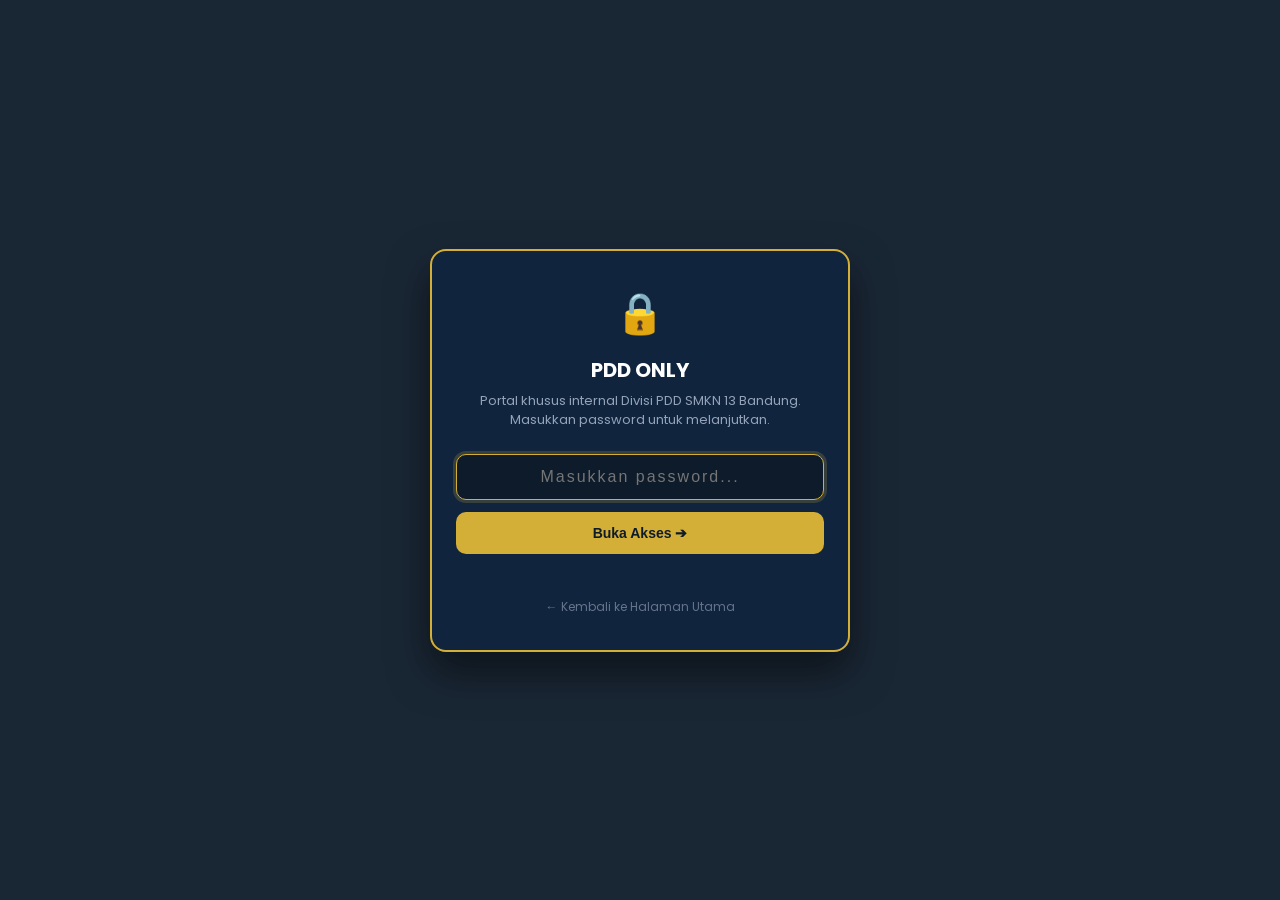
<file: tasks.html>
<!DOCTYPE html>
<html lang="id">
<head>
  <meta charset="UTF-8">
  <meta name="viewport" content="width=device-width, initial-scale=1.0">
  <title>✅ Task Tracker — Divisi PDD PILKETOS SMKN 13 BANDUNG</title>
  <link rel="icon" type="image/png" href="logo-mpk.png">
  <link rel="preconnect" href="https://fonts.googleapis.com">
  <link rel="preconnect" href="https://fonts.gstatic.com" crossorigin>
  <link href="https://fonts.googleapis.com/css2?family=League+Spartan:wght@600;700;800&family=Poppins:wght@400;500;600;700&display=swap" rel="stylesheet">
  <script src="pdd-security.js"></script>
  <script>
    if (window.PDDSecurity) {
      window.PDDSecurity.enforceGate({ homeUrl: 'index.html' });
    }
  </script>
  <style>
    :root {
      --navy: #0D1B2A;
      --navy-light: #1B263B;
      --gold: #D4AF37;
      --gold-hover: #B89628;
      --gold-subtle: rgba(212, 175, 55, 0.12);
      --bg: #F4F6F9;
      --card-bg: #FFFFFF;
      --text-main: #1E293B;
      --text-muted: #64748B;
      --border: #E2E8F0;
      --tag-file: #E0E7FF;
      --tag-file-txt: #3730A3;
      --tag-folder: #FEF3C7;
      --tag-folder-txt: #92400E;
      --tag-other: #F1F5F9;
      --tag-other-txt: #475467;
    }

    * {
      box-sizing: border-box;
      margin: 0;
      padding: 0;
    }

    body {
      font-family: 'Poppins', sans-serif;
      background-color: var(--bg);
      color: var(--text-main);
      min-height: 100vh;
      display: flex;
      flex-direction: column;
    }

    /* Top Banner / Navbar */
    header {
      background: linear-gradient(135deg, var(--navy) 0%, #10243E 100%);
      color: white;
      padding: 24px 20px;
      border-bottom: 3px solid var(--gold);
      box-shadow: 0 4px 20px rgba(13, 27, 42, 0.15);
    }

    .header-container {
      max-width: 1200px;
      margin: 0 auto;
      display: flex;
      flex-wrap: wrap;
      justify-content: space-between;
      align-items: center;
      gap: 16px;
    }

    .brand-title {
      display: flex;
      align-items: center;
      gap: 16px;
    }

    .brand-logo-container {
      background: #FFFFFF;
      padding: 6px 10px;
      border-radius: 12px;
      border: 1.5px solid rgba(212, 175, 55, 0.7);
      box-shadow: 0 4px 14px rgba(0, 0, 0, 0.25);
      display: inline-flex;
      align-items: center;
      justify-content: center;
      transition: all 0.25s ease;
      flex-shrink: 0;
    }

    .brand-logo-container:hover {
      transform: translateY(-2px);
      box-shadow: 0 6px 18px rgba(212, 175, 55, 0.4);
      border-color: var(--gold);
    }

    .brand-logo-img {
      height: 48px;
      width: auto;
      object-fit: contain;
      display: block;
    }

    .brand-badge {
      background: var(--gold);
      color: var(--navy);
      font-weight: 800;
      font-size: 13px;
      padding: 6px 12px;
      border-radius: 6px;
      letter-spacing: 0.5px;
      text-transform: uppercase;
    }

    h1 {
      font-family: 'League Spartan', sans-serif;
      font-size: 24px;
      font-weight: 700;
      letter-spacing: 0.5px;
      color: #FFFFFF;
    }

    .tagline {
      font-size: 13px;
      color: #94A3B8;
      margin-top: 2px;
    }

    .header-links {
      display: flex;
      gap: 10px;
    }

    .btn-header {
      background: rgba(255, 255, 255, 0.1);
      color: white;
      text-decoration: none;
      font-size: 13px;
      font-weight: 500;
      padding: 8px 14px;
      border-radius: 8px;
      border: 1px solid rgba(255, 255, 255, 0.2);
      transition: all 0.2s;
      display: inline-flex;
      align-items: center;
      gap: 6px;
    }

    .btn-header:hover {
      background: var(--gold);
      color: var(--navy);
      border-color: var(--gold);
    }

    /* Main Container */
    main {
      max-width: 1200px;
      width: 100%;
      margin: 24px auto;
      padding: 0 20px;
      flex: 1;
    }

    /* Controls: Search & Tabs */
    .controls {
      display: flex;
      flex-wrap: wrap;
      justify-content: space-between;
      align-items: center;
      gap: 16px;
      margin-bottom: 20px;
    }

    .tabs {
      display: flex;
      background: #E2E8F0;
      padding: 4px;
      border-radius: 10px;
      gap: 4px;
      overflow-x: auto;
    }

    .tab-btn {
      background: transparent;
      border: none;
      padding: 10px 18px;
      font-size: 13px;
      font-weight: 600;
      font-family: 'Poppins', sans-serif;
      color: var(--text-muted);
      border-radius: 7px;
      cursor: pointer;
      white-space: nowrap;
      transition: all 0.2s;
      text-decoration: none;
      display: inline-flex;
      align-items: center;
      justify-content: center;
      gap: 6px;
    }

    .tab-btn:hover {
      color: var(--navy);
      background: rgba(255, 255, 255, 0.6);
    }

    .tab-btn.active {
      background: var(--card-bg);
      color: var(--navy);
      box-shadow: 0 2px 6px rgba(0, 0, 0, 0.08);
    }

    .search-box {
      position: relative;
      min-width: 260px;
    }

    .search-box input {
      width: 100%;
      padding: 10px 14px 10px 36px;
      font-size: 13px;
      border: 1px solid var(--border);
      border-radius: 8px;
      outline: none;
      background: white;
      font-family: inherit;
    }

    .search-box input:focus {
      border-color: var(--navy);
      box-shadow: 0 0 0 3px rgba(13, 27, 42, 0.08);
    }

    .search-icon {
      position: absolute;
      left: 12px;
      top: 50%;
      transform: translateY(-50%);
      color: #94A3B8;
      font-size: 14px;
    }

    /* Tab Content Cards */
    .tab-content {
      display: none;
    }

    .tab-content.active {
      display: block;
      animation: fadeIn 0.25s ease-in-out;
    }

    @keyframes fadeIn {
      from { opacity: 0; transform: translateY(4px); }
      to { opacity: 1; transform: translateY(0); }
    }

    /* Table Container */
    .table-container {
      background: var(--card-bg);
      border-radius: 12px;
      border: 1px solid var(--border);
      box-shadow: 0 4px 12px rgba(0, 0, 0, 0.03);
      overflow-x: auto;
    }

    table {
      width: 100%;
      border-collapse: collapse;
      text-align: left;
      font-size: 13px;
    }

    thead th {
      background: #2563EB;
      color: white;
      font-weight: 600;
      padding: 14px 16px;
      font-size: 13px;
      letter-spacing: 0.3px;
      white-space: nowrap;
    }

    tbody td {
      padding: 14px 16px;
      border-bottom: 1px solid var(--border);
      vertical-align: middle;
    }

    tbody tr:nth-child(even) {
      background-color: #F8FAFC;
    }

    tbody tr:hover {
      background-color: #EDF4FE;
    }

    .badge {
      display: inline-block;
      padding: 4px 10px;
      border-radius: 6px;
      font-size: 11px;
      font-weight: 600;
      text-align: center;
    }

    .badge-file { background: var(--tag-file); color: var(--tag-file-txt); }
    .badge-folder { background: var(--tag-folder); color: var(--tag-folder-txt); }
    .badge-other { background: var(--tag-other); color: var(--tag-other-txt); }

    .badge-status {
      padding: 4px 10px;
      border-radius: 6px;
      font-size: 11px;
      font-weight: 600;
    }

    .status-select {
      appearance: none;
      -webkit-appearance: none;
      -moz-appearance: none;
      border: 1px solid transparent;
      outline: none;
      padding: 6px 12px;
      border-radius: 20px;
      font-size: 11px;
      font-weight: 700;
      font-family: inherit;
      cursor: pointer;
      text-align: center;
      text-align-last: center;
      transition: all 0.2s;
      box-shadow: 0 1px 3px rgba(0,0,0,0.06);
    }

    .status-select:hover {
      filter: brightness(0.96);
    }

    .status-select.not-started { background: #F1F5F9; color: #475569; }
    .status-select.in-progress { background: #FEF3C7; color: #92400E; }
    .status-select.review      { background: #DBEAFE; color: #1E40AF; }
    .status-select.done        { background: #D1FAE5; color: #065F46; }
    .status-select.canceled    { background: #FEE2E2; color: #991B1B; text-decoration: line-through; }

    .file-link {
      color: #2563EB;
      text-decoration: none;
      font-weight: 500;
      display: inline-flex;
      align-items: center;
      gap: 6px;
    }

    .file-link:hover {
      text-decoration: underline;
    }

    .note-text {
      color: #475569;
      line-height: 1.5;
      max-width: 480px;
    }

    /* Brand Kit Section */
    .brand-section {
      display: grid;
      grid-template-columns: repeat(auto-fit, minmax(280px, 1fr));
      gap: 20px;
      margin-bottom: 24px;
    }

    .brand-card {
      background: white;
      border: 1px solid var(--border);
      border-radius: 12px;
      padding: 20px;
      box-shadow: 0 4px 12px rgba(0, 0, 0, 0.03);
    }

    .brand-card h3 {
      font-size: 15px;
      font-weight: 700;
      margin-bottom: 14px;
      display: flex;
      align-items: center;
      gap: 8px;
      color: var(--navy);
    }

    .color-swatches {
      display: grid;
      grid-template-columns: repeat(3, 1fr);
      gap: 10px;
    }

    .color-box {
      border-radius: 8px;
      padding: 12px;
      color: white;
      text-align: center;
      cursor: pointer;
      position: relative;
      transition: transform 0.15s;
    }

    .color-box:hover {
      transform: translateY(-2px);
    }

    .color-box .hex {
      font-weight: 700;
      font-size: 12px;
    }

    .color-box .name {
      font-size: 11px;
      opacity: 0.85;
      margin-top: 4px;
    }

    /* Toast notification */
    #toast {
      visibility: hidden;
      min-width: 200px;
      background-color: var(--navy);
      color: var(--gold);
      text-align: center;
      border-radius: 8px;
      padding: 12px 18px;
      position: fixed;
      z-index: 999;
      bottom: 24px;
      right: 24px;
      font-size: 13px;
      font-weight: 600;
      box-shadow: 0 6px 18px rgba(0,0,0,0.2);
    }

    #toast.show {
      visibility: visible;
      animation: fadein 0.3s, fadeout 0.3s 2s;
    }

    @keyframes fadein {
      from {bottom: 0; opacity: 0;}
      to {bottom: 24px; opacity: 1;}
    }

    @keyframes fadeout {
      from {bottom: 24px; opacity: 1;}
      to {bottom: 0; opacity: 0;}
    }

    /* Mobile Table Hint */
    .mobile-table-hint {
      display: none;
      font-size: 11px;
      font-weight: 500;
      color: var(--text-muted);
      margin-bottom: 8px;
      text-align: right;
    }

    /* Custom Table Scrollbar */
    .table-container {
      -webkit-overflow-scrolling: touch;
    }

    .table-container::-webkit-scrollbar {
      height: 6px;
    }

    .table-container::-webkit-scrollbar-track {
      background: #F1F5F9;
      border-radius: 4px;
    }

    .table-container::-webkit-scrollbar-thumb {
      background: #CBD5E1;
      border-radius: 4px;
    }

    .brand-info {
      display: flex;
      flex-direction: column;
      gap: 2px;
    }

    .brand-badge-wrapper {
      display: inline-flex;
      margin-bottom: 2px;
    }

    /* Roadmap Tab Styles */
    .roadmap-grid {
      display: grid;
      grid-template-columns: repeat(auto-fit, minmax(280px, 1fr));
      gap: 16px;
      margin-bottom: 28px;
    }

    .roadmap-card {
      background: white;
      border: 1px solid var(--border);
      border-radius: 12px;
      padding: 18px;
      box-shadow: 0 4px 12px rgba(0, 0, 0, 0.03);
      transition: transform 0.2s ease, box-shadow 0.2s ease;
    }

    .roadmap-card:hover {
      transform: translateY(-2px);
      box-shadow: 0 6px 16px rgba(0, 0, 0, 0.06);
    }

    .roadmap-step-badge {
      display: inline-flex;
      align-items: center;
      gap: 6px;
      font-size: 11px;
      font-weight: 700;
      padding: 4px 10px;
      border-radius: 20px;
      margin-bottom: 10px;
      text-transform: uppercase;
      letter-spacing: 0.3px;
    }

    .roadmap-step-badge.done {
      background: #D1FAE5;
      color: #065F46;
    }

    .roadmap-step-badge.ready {
      background: #DBEAFE;
      color: #1E40AF;
    }

    .roadmap-step-badge.active {
      background: #FEF3C7;
      color: #92400E;
    }

    .roadmap-card h4 {
      font-size: 15px;
      color: var(--navy);
      font-weight: 700;
      margin-bottom: 6px;
    }

    .roadmap-card p {
      font-size: 12.5px;
      color: #475569;
      line-height: 1.5;
    }

    /* Phase Timeline Grid */
    .phase-grid {
      display: grid;
      grid-template-columns: repeat(3, 1fr);
      gap: 18px;
      margin-bottom: 28px;
    }

    .phase-card {
      background: white;
      border: 1px solid var(--border);
      border-radius: 12px;
      overflow: hidden;
      box-shadow: 0 4px 12px rgba(0, 0, 0, 0.03);
    }

    .phase-card-header {
      padding: 14px 18px;
      font-weight: 700;
      font-size: 14px;
      display: flex;
      align-items: center;
      gap: 8px;
      color: white;
    }

    .phase-card-header.pra { background: linear-gradient(135deg, #1E3A8A, #2563EB); }
    .phase-card-header.hari-h { background: linear-gradient(135deg, #B45309, #D97706); }
    .phase-card-header.after { background: linear-gradient(135deg, #047857, #059669); }

    .phase-card-body {
      padding: 16px;
    }

    .phase-item {
      display: flex;
      align-items: flex-start;
      gap: 10px;
      padding: 10px 0;
      border-bottom: 1px solid #F1F5F9;
    }

    .phase-item:last-child {
      border-bottom: none;
      padding-bottom: 0;
    }

    .phase-item-icon {
      font-size: 16px;
      flex-shrink: 0;
      margin-top: 2px;
    }

    .phase-item-text strong {
      display: block;
      font-size: 13px;
      color: var(--navy);
      margin-bottom: 2px;
    }

    .phase-item-text span {
      font-size: 11.5px;
      color: #64748B;
      line-height: 1.4;
    }

    /* Design Checklist */
    .checklist-card {
      background: white;
      border: 1px solid var(--border);
      border-radius: 12px;
      padding: 20px;
      box-shadow: 0 4px 12px rgba(0, 0, 0, 0.03);
    }

    .checklist-grid {
      display: grid;
      grid-template-columns: repeat(auto-fit, minmax(240px, 1fr));
      gap: 12px;
      margin-top: 14px;
    }

    .checklist-item {
      background: #F8FAFC;
      border: 1px solid #E2E8F0;
      border-radius: 8px;
      padding: 12px 14px;
      display: flex;
      align-items: center;
      gap: 10px;
      font-size: 13px;
      font-weight: 600;
      color: var(--navy);
    }

    /* Spec Carousel Profil Caketos */
    .carousel-spec-card {
      background: white;
      border: 1px solid var(--border);
      border-radius: 12px;
      padding: 22px;
      margin-bottom: 28px;
      box-shadow: 0 4px 12px rgba(0, 0, 0, 0.03);
    }

    .carousel-spec-header {
      display: flex;
      justify-content: space-between;
      align-items: center;
      flex-wrap: wrap;
      gap: 12px;
      margin-bottom: 18px;
      padding-bottom: 14px;
      border-bottom: 1px solid #E2E8F0;
    }

    .carousel-spec-header h4 {
      font-size: 16px;
      color: var(--navy);
      display: flex;
      align-items: center;
      gap: 8px;
      margin: 0;
      font-weight: 700;
    }

    .carousel-tag-badge {
      font-size: 11.5px;
      font-weight: 700;
      padding: 5px 12px;
      border-radius: 20px;
      background: #FEF3C7;
      color: #92400E;
      border: 1px solid #FCD34D;
      display: inline-flex;
      align-items: center;
      gap: 6px;
    }

    .carousel-slides-grid {
      display: grid;
      grid-template-columns: repeat(3, 1fr);
      gap: 16px;
      margin-bottom: 20px;
    }

    .carousel-slide-box {
      background: #F8FAFC;
      border: 1px solid #E2E8F0;
      border-radius: 10px;
      padding: 16px;
      display: flex;
      flex-direction: column;
      position: relative;
    }

    .carousel-slide-box.active-cover {
      border: 1.5px solid #D4AF37;
      background: #FFFCF2;
    }

    .slide-badge-num {
      display: inline-block;
      font-size: 11px;
      font-weight: 800;
      padding: 3px 8px;
      border-radius: 6px;
      background: var(--navy);
      color: white;
      width: fit-content;
      margin-bottom: 10px;
      text-transform: uppercase;
      letter-spacing: 0.5px;
    }

    .slide-badge-num.gold {
      background: #B45309;
      color: white;
    }

    .carousel-slide-box h5 {
      font-size: 14px;
      color: var(--navy);
      font-weight: 700;
      margin: 0 0 6px 0;
    }

    .carousel-slide-box p.slide-desc {
      font-size: 12px;
      color: #64748B;
      margin: 0 0 12px 0;
      line-height: 1.4;
    }

    .slide-elements-list {
      list-style: none;
      padding: 0;
      margin: 0;
      display: flex;
      flex-direction: column;
      gap: 7px;
    }

    .slide-elements-list li {
      font-size: 12px;
      color: #334155;
      display: flex;
      align-items: flex-start;
      gap: 6px;
      line-height: 1.45;
    }

    .slide-elements-list li::before {
      content: "•";
      color: #D4AF37;
      font-weight: bold;
      font-size: 14px;
    }

    .carousel-tips-bar {
      background: #F1F5F9;
      border-left: 4px solid var(--navy);
      padding: 12px 16px;
      border-radius: 0 8px 8px 0;
      font-size: 12px;
      color: #334155;
      display: flex;
      flex-direction: column;
      gap: 6px;
    }

    .carousel-tips-bar strong {
      color: var(--navy);
    }

    /* Daily Timeline Grid */
    .daily-timeline-grid {
      display: grid;
      grid-template-columns: repeat(auto-fit, minmax(280px, 1fr));
      gap: 16px;
      margin-bottom: 28px;
    }

    .daily-card {
      background: white;
      border: 1px solid var(--border);
      border-radius: 12px;
      padding: 16px;
      box-shadow: 0 3px 10px rgba(0, 0, 0, 0.02);
      position: relative;
      border-top: 4px solid var(--navy);
      display: flex;
      flex-direction: column;
    }

    .daily-card.today {
      border-top-color: #D97706;
      background: #FFFDF9;
      box-shadow: 0 4px 14px rgba(217, 119, 6, 0.12);
    }

    .daily-card.election-day {
      border-top-color: #059669;
      background: #F0FDF4;
      box-shadow: 0 4px 14px rgba(5, 150, 105, 0.15);
    }

    .daily-header {
      display: flex;
      justify-content: space-between;
      align-items: center;
      margin-bottom: 10px;
    }

    .daily-date {
      font-size: 13px;
      font-weight: 700;
      color: var(--navy);
    }

    .daily-tag {
      font-size: 10.5px;
      font-weight: 700;
      padding: 3px 8px;
      border-radius: 12px;
      background: #F1F5F9;
      color: #475569;
      text-transform: uppercase;
    }

    .daily-tag.today {
      background: #FEF3C7;
      color: #92400E;
    }

    .daily-tag.gold {
      background: #FEF3C7;
      color: #B45309;
    }

    .daily-tag.green {
      background: #D1FAE5;
      color: #065F46;
    }

    .daily-card h5 {
      font-size: 14px;
      color: var(--navy);
      font-weight: 700;
      margin: 0 0 8px 0;
      display: flex;
      align-items: center;
      gap: 6px;
    }

    .daily-card p {
      font-size: 12px;
      color: #64748B;
      line-height: 1.45;
      margin: 0 0 10px 0;
      flex-grow: 1;
    }

    .daily-actions {
      list-style: none;
      padding: 0;
      margin: 0;
      display: flex;
      flex-direction: column;
      gap: 5px;
      border-top: 1px dashed #E2E8F0;
      padding-top: 8px;
    }

    .daily-actions li {
      font-size: 11.5px;
      color: #334155;
      display: flex;
      align-items: flex-start;
      gap: 6px;
      line-height: 1.4;
    }

    .daily-actions li::before {
      content: "✔";
      color: #2563EB;
      font-size: 11px;
    }

    /* Responsive Media Queries */
    @media (max-width: 992px) {
      .header-container {
        gap: 14px;
      }
      
      .brand-title {
        gap: 12px;
      }
    }

    @media (max-width: 768px) {
      header {
        padding: 16px 16px;
      }

      .header-container {
        flex-direction: column;
        align-items: stretch;
        gap: 16px;
      }

      .brand-title {
        align-items: center;
        gap: 12px;
      }

      .brand-logo-container {
        padding: 5px 8px;
        border-radius: 10px;
      }

      .brand-logo-img {
        height: 38px;
      }

      .brand-badge {
        font-size: 11px;
        padding: 4px 10px;
      }

      h1 {
        font-size: 20px;
        line-height: 1.25;
      }

      .tagline {
        font-size: 11.5px;
      }

      .header-links {
        display: grid;
        grid-template-columns: 1fr 1fr;
        gap: 8px;
        width: 100%;
      }

      .btn-header {
        justify-content: center;
        padding: 10px 10px;
        font-size: 12px;
      }

      main {
        padding: 0 14px;
        margin: 16px auto;
      }

      .brand-section {
        grid-template-columns: 1fr;
        gap: 12px;
        margin-bottom: 18px;
      }

      .phase-grid,
      .carousel-slides-grid {
        grid-template-columns: 1fr;
      }

      .brand-card {
        padding: 16px;
      }

      .controls {
        flex-direction: column;
        align-items: stretch;
        gap: 12px;
        margin-bottom: 16px;
      }

      .tabs {
        width: 100%;
        display: flex;
        overflow-x: auto;
        -webkit-overflow-scrolling: touch;
        scrollbar-width: none;
      }

      .tabs::-webkit-scrollbar {
        display: none;
      }

      .tab-btn {
        flex: 1 0 auto;
        text-align: center;
        padding: 10px 12px;
        font-size: 12px;
      }

      .search-box {
        width: 100%;
        min-width: 100%;
      }

      .search-box input {
        width: 100%;
        box-sizing: border-box;
        padding: 11px 14px 11px 36px;
        font-size: 13px;
      }

      .mobile-table-hint {
        display: block;
      }

      .table-container {
        border-radius: 10px;
      }

      #administrasi table,
      #template table {
        min-width: 650px;
      }

      #tasks table {
        min-width: 800px;
      }

      thead th {
        padding: 11px 12px;
        font-size: 12px;
      }

      tbody td {
        padding: 11px 12px;
        font-size: 12px;
      }

      .note-text {
        max-width: 260px;
        font-size: 11px;
      }

      .status-select {
        padding: 6px 10px;
        font-size: 11px;
      }

      #toast {
        left: 20px;
        right: 20px;
        bottom: 20px;
        min-width: auto;
      }
    }

    @media (max-width: 480px) {
      .brand-title {
        gap: 10px;
      }

      .brand-logo-container {
        padding: 4px 6px;
        border-radius: 8px;
      }

      .brand-logo-img {
        height: 32px;
      }

      h1 {
        font-size: 17px;
      }

      .tagline {
        font-size: 10.5px;
      }

      .color-swatches {
        gap: 6px;
      }

      .color-box {
        padding: 8px 4px;
      }

      .color-box .hex {
        font-size: 10px;
      }

      .color-box .name {
        font-size: 9px;
      }
    }
  </style>
</head>
<body>

  <!-- Header -->
  <header>
    <div class="header-container">
      <div class="brand-title">
        <div class="brand-logo-container">
          <img src="logo-mpk.png" alt="Logo MPK SMKN 13 Bandung" class="brand-logo-img">
        </div>
        <div class="brand-info">
          <div class="brand-badge-wrapper">
            <span class="brand-badge">PDD PILKETOS</span>
          </div>
          <h1>PRAJA SATYA NAYAKA</h1>
          <div class="tagline">All In One Portal & Arsip Digital — MPK SMKN 13 Bandung</div>
        </div>
      </div>
      <div class="header-links">
        <a href="https://drive.google.com/drive/folders/1TgFahFMpVyVFcZElKE9WHOnvSaf-_XjZ?usp=sharing" target="_blank" class="btn-header">
          📁 Buka Google Drive
        </a>
        <a href="https://canva.com" target="_blank" class="btn-header">
          🎨 Canva Team
        </a>
      </div>
    </div>
  </header>

  <!-- Main Content -->
  <main>
    <!-- Brand Kit Overview Banner -->
    <div class="brand-section">
      <div class="brand-card">
        <h3>🎨 Color Palette (Klik untuk Salin HEX)</h3>
        <div class="color-swatches">
          <div class="color-box" style="background: #0D1B2A;" onclick="copyHex('#0D1B2A')">
            <div class="hex">#0D1B2A</div>
            <div class="name">Navy (60%)</div>
          </div>
          <div class="color-box" style="background: #D4AF37; color: #0D1B2A;" onclick="copyHex('#D4AF37')">
            <div class="hex">#D4AF37</div>
            <div class="name">Gold (10%)</div>
          </div>
          <div class="color-box" style="background: #FFFFFF; color: #0D1B2A; border: 1px solid #CBD5E1;" onclick="copyHex('#FFFFFF')">
            <div class="hex">#FFFFFF</div>
            <div class="name">White (30%)</div>
          </div>
        </div>
      </div>

      <div class="brand-card">
        <h3>🔤 Font Resmi Canva</h3>
        <p style="font-size: 13px; line-height: 1.6; color: #475569;">
          <strong>Judul:</strong> <span style="font-family: 'League Spartan'; font-size: 15px;">League Spartan (Bold)</span><br>
          <strong>Isi/Teks:</strong> <span style="font-family: 'Poppins';">Poppins (Regular/Medium)</span><br>
          <small style="color: #64748B;">Aturan: Maksimal 2 font family, line-height 1.5x, rata kiri.</small>
        </p>
      </div>

      <div class="brand-card">
        <h3>📐 Quick SOP & Standar Pro</h3>
        <p style="font-size: 13px; line-height: 1.6; color: #475569;">
          <strong>Feed IG:</strong> 4:5 (1080x1350) — Safe Zone 1:1 di tengah.<br>
          <strong>Story/Reels:</strong> 9:16 — Kosongkan 250px atas & 280px bawah.<br>
          <a href="SOP_Desain_PDD.pdf" target="_blank" style="color: #2563EB; font-weight: 600; text-decoration: none; display: inline-flex; align-items: center; gap: 4px; margin-top: 4px;">
            📄 Baca SOP Lengkap (PDF 4 Bab) ➔
          </a>
        </p>
      </div>
    </div>

    <!-- Navigation & Search Controls -->
    <div class="controls">
      <div class="tabs">
        <a href="administrasi.html" class="tab-btn">📁 Administrasi</a>
        <a href="template.html" class="tab-btn">🎨 Template & Aset</a>
        <a href="tasks.html" class="tab-btn active">✅ Task Tracker</a>
        <a href="roadmap.html" class="tab-btn">🗺️ Roadmap PDD</a>
        <a href="feed-caketos.html" class="tab-btn">📱 Konsep Feed IG</a>
      </div>
      <div class="search-box">
        <span class="search-icon">🔍</span>
        <input type="text" id="searchInput" placeholder="Cari file, template, atau tugas..." onkeyup="filterTable()">
      </div>
    </div>

    
    <!-- TAB 4: TASK TRACKER -->
    <div id="tasks" class="tab-content active">
      <div class="mobile-table-hint">👉 Geser tabel ke samping untuk status & info lengkap</div>
      <div class="table-container">
        <table>
          <thead>
            <tr>
              <th style="text-align: center;">No</th>
              <th style="text-align: center;">Fase</th>
              <th>Nama Tugas / Konten</th>
              <th style="text-align: center;">Kategori</th>
              <th style="text-align: center;">Deadline</th>
              <th style="text-align: center;">Status (Bisa Diubah)</th>
              <th>Catatan Teknis</th>
            </tr>
          </thead>
          <tbody>
            <tr>
              <td style="text-align: center;">1</td>
              <td style="text-align: center;">Pra-Hari H</td>
              <td><strong>Informasi Pilketos Secara Umum</strong></td>
              <td style="text-align: center;"><span class="badge badge-file">Feed IG</span></td>
              <td style="text-align: center;">H-10</td>
              <td style="text-align: center;">
                <select class="status-select done" data-task-id="t1" onchange="changeTaskStatus(this)">
                  <option value="not-started">Not Started</option>
                  <option value="in-progress">In Progress</option>
                  <option value="review">Review Koor</option>
                  <option value="done" selected>Done</option>
                  <option value="canceled">Canceled</option>
                </select>
              </td>
              <td class="note-text">Format 4:5 portrait, pengumuman tahapan dari pendaftaran sampai hari H.</td>
            </tr>
            <tr>
              <td style="text-align: center;">2</td>
              <td style="text-align: center;">Pra-Hari H</td>
              <td><strong>Master Template Kosongan (Feed, Story, Banner)</strong></td>
              <td style="text-align: center;"><span class="badge badge-file">Template</span></td>
              <td style="text-align: center;">H-9</td>
              <td style="text-align: center;">
                <select class="status-select done" data-task-id="t2" onchange="changeTaskStatus(this)">
                  <option value="not-started">Not Started</option>
                  <option value="in-progress">In Progress</option>
                  <option value="review">Review Koor</option>
                  <option value="done" selected>Done</option>
                  <option value="canceled">Canceled</option>
                </select>
              </td>
              <td class="note-text">Template kosongan siap pakai warna Navy #0D1B2A dan Gold #D4AF37.</td>
            </tr>
            <tr>
              <td style="text-align: center;">3</td>
              <td style="text-align: center;">Pra-Hari H</td>
              <td><strong>Pengumpulan Data & Profil Calon Trikora</strong></td>
              <td style="text-align: center;"><span class="badge badge-file">Data & Teks</span></td>
              <td style="text-align: center;">H-8</td>
              <td style="text-align: center;">
                <select class="status-select done" data-task-id="t3" onchange="changeTaskStatus(this)">
                  <option value="not-started">Not Started</option>
                  <option value="in-progress">In Progress</option>
                  <option value="review">Review Koor</option>
                  <option value="done" selected>Done</option>
                  <option value="canceled">Canceled</option>
                </select>
              </td>
              <td class="note-text">Form biodata resmi dan naskah visi misi paslon terverifikasi bebas typo.</td>
            </tr>
            <tr>
              <td style="text-align: center;">4</td>
              <td style="text-align: center;">Pra-Hari H</td>
              <td><strong>Feed Profil & Visi Misi Caketos (Carousel 3 Slide)</strong></td>
              <td style="text-align: center;"><span class="badge badge-file">Feed IG</span></td>
              <td style="text-align: center;">H-7</td>
              <td style="text-align: center;">
                <select class="status-select in-progress" data-task-id="t4" onchange="changeTaskStatus(this)">
                  <option value="not-started">Not Started</option>
                  <option value="in-progress" selected>In Progress</option>
                  <option value="review">Review Koor</option>
                  <option value="done">Done</option>
                  <option value="canceled">Canceled</option>
                </select>
              </td>
              <td class="note-text">1 Calon = 1 Post Carousel 3 Slide (Slide 1: Foto Cover, Slide 2: SMP/Prestasi/Organisasi, Slide 3: Visi Misi & Slogan). Rasio 4:5, netral mutlak.</td>
            </tr>
            <tr>
              <td style="text-align: center;">5</td>
              <td style="text-align: center;">Pra-Hari H</td>
              <td><strong>Video Orasi Caketos</strong></td>
              <td style="text-align: center;"><span class="badge badge-file">Reels/Video</span></td>
              <td style="text-align: center;">H-6</td>
              <td style="text-align: center;">
                <select class="status-select done" data-task-id="t5" onchange="changeTaskStatus(this)">
                  <option value="not-started">Not Started</option>
                  <option value="in-progress">In Progress</option>
                  <option value="review">Review Koor</option>
                  <option value="done" selected>Done</option>
                  <option value="canceled">Canceled</option>
                </select>
              </td>
              <td class="note-text">Video 9:16 vertikal (1080x1920) 3 paslon telah selesai dirender & dimastering di folder 00_FINAL_VIDEO_EXPORT/ (bersih, jump cut dinamis, audio normal -14 LUFS).</td>
            </tr>
            <tr>
              <td style="text-align: center;">6</td>
              <td style="text-align: center;">Pra-Hari H</td>
              <td><strong>Banner Pilketos Lapangan 3x1m</strong></td>
              <td style="text-align: center;"><span class="badge badge-file">Cetak</span></td>
              <td style="text-align: center;">H-5</td>
              <td style="text-align: center;">
                <select class="status-select canceled" data-task-id="t6" onchange="changeTaskStatus(this)">
                  <option value="not-started">Not Started</option>
                  <option value="in-progress">In Progress</option>
                  <option value="review">Review Koor</option>
                  <option value="done">Done</option>
                  <option value="canceled" selected>Canceled</option>
                </select>
              </td>
              <td class="note-text">Spanduk panggung utama 3x1 meter, margin aman ring mata ayam 15 cm.</td>
            </tr>
            <tr>
              <td style="text-align: center;">7</td>
              <td style="text-align: center;">Pra-Hari H</td>
              <td><strong>Desain ID Card / Lanyard Panitia</strong></td>
              <td style="text-align: center;"><span class="badge badge-file">Cetak</span></td>
              <td style="text-align: center;">H-4</td>
              <td style="text-align: center;">
                <select class="status-select canceled" data-task-id="t7" onchange="changeTaskStatus(this)">
                  <option value="not-started">Not Started</option>
                  <option value="in-progress">In Progress</option>
                  <option value="review">Review Koor</option>
                  <option value="done">Done</option>
                  <option value="canceled" selected>Canceled</option>
                </select>
              </td>
              <td class="note-text">Ukuran B3/A6, lengkap dengan nama panitia dan divisi masing-masing.</td>
            </tr>
            <tr>
              <td style="text-align: center;">8</td>
              <td style="text-align: center;">Pra-Hari H</td>
              <td><strong>Countdown Hari H (H-3, H-2, H-1)</strong></td>
              <td style="text-align: center;"><span class="badge badge-file">Story IG</span></td>
              <td style="text-align: center;">H-3</td>
              <td style="text-align: center;">
                <select class="status-select in-progress" data-task-id="t8" onchange="changeTaskStatus(this)">
                  <option value="not-started">Not Started</option>
                  <option value="in-progress" selected>In Progress</option>
                  <option value="review">Review Koor</option>
                  <option value="done">Done</option>
                  <option value="canceled">Canceled</option>
                </select>
              </td>
              <td class="note-text">Pengingat tanggal, hari, dan bulan pelaksanaan pemungutan suara.</td>
            <tr>
              <td style="text-align: center;">9</td>
              <td style="text-align: center;">Pas Hari H</td>
              <td><strong><del>Live Report TPS & Bilik Suara</del> <span style="font-size: 10px; color: #dc2626; font-weight: 700;">[CANCELED]</span></strong></td>
              <td style="text-align: center;"><span class="badge badge-file">Story IG</span></td>
              <td style="text-align: center;">Hari H</td>
              <td style="text-align: center;">
                <select class="status-select canceled" data-task-id="t10" onchange="changeTaskStatus(this)">
                  <option value="not-started">Not Started</option>
                  <option value="in-progress">In Progress</option>
                  <option value="review">Review Koor</option>
                  <option value="done">Done</option>
                  <option value="canceled" selected>Canceled</option>
                </select>
              </td>
              <td class="note-text"><s>Liputan real-time antrian siswa, bilik suara, dan suasana TPS.</s> <em>(Dibatalkan / Canceled oleh Koor PDD)</em></td>
            </tr>
            <tr>
              <td style="text-align: center;">10</td>
              <td style="text-align: center;">Pas Hari H</td>
              <td><strong>Dokumentasi Perhitungan Suara</strong></td>
              <td style="text-align: center;"><span class="badge badge-file">Dokumentasi</span></td>
              <td style="text-align: center;">Hari H</td>
              <td style="text-align: center;">
                <select class="status-select not-started" data-task-id="t11" onchange="changeTaskStatus(this)">
                  <option value="not-started">Not Started</option>
                  <option value="in-progress">In Progress</option>
                  <option value="review">Review Koor</option>
                  <option value="done">Done</option>
                  <option value="canceled">Canceled</option>
                </select>
              </td>
              <td class="note-text">Foto dan rekaman video sakral proses buka kotak suara dan papan rekap.</td>
            </tr>
            <tr>
              <td style="text-align: center;">11</td>
              <td style="text-align: center;">After Pengumuman</td>
              <td><strong>Best Moment & Pengumuman Who is Ketos</strong></td>
              <td style="text-align: center;"><span class="badge badge-file">Feed IG</span></td>
              <td style="text-align: center;">Pasca-Vote</td>
              <td style="text-align: center;">
                <select class="status-select not-started" data-task-id="t12" onchange="changeTaskStatus(this)">
                  <option value="not-started">Not Started</option>
                  <option value="in-progress">In Progress</option>
                  <option value="review">Review Koor</option>
                  <option value="done">Done</option>
                  <option value="canceled">Canceled</option>
                </select>
              </td>
              <td class="note-text">Grafis resmi perolehan suara akhir dan ucapan selamat ketua terpilih.</td>
            </tr>
            <tr>
              <td style="text-align: center;">12</td>
              <td style="text-align: center;">After Pengumuman</td>
              <td><strong>Video Testimoni Guru & Siswa</strong></td>
              <td style="text-align: center;"><span class="badge badge-file">Reels/Video</span></td>
              <td style="text-align: center;">Pasca-Vote</td>
              <td style="text-align: center;">
                <select class="status-select not-started" data-task-id="t13" onchange="changeTaskStatus(this)">
                  <option value="not-started">Not Started</option>
                  <option value="in-progress">In Progress</option>
                  <option value="review">Review Koor</option>
                  <option value="done">Done</option>
                  <option value="canceled">Canceled</option>
                </select>
              </td>
              <td class="note-text">Kesan, pesan, dan harapan dari kepala sekolah, guru, serta perwakilan siswa.</td>
            </tr>
          </tbody>
        </table>
      </div>
    </div>
  </main>

  <!-- Toast Notification -->
  <div id="toast">HEX Berhasil Disalin!</div>

  <!-- Footer -->
  <footer>
    Divisi PDD MPK SMKN 13 Bandung © 2026 — Tema: Praja Satya Nayaka
  </footer>

  <!-- Scripts -->
  <script>
    function switchTab(tabId, btn) {
      document.querySelectorAll('.tab-content').forEach(tab => tab.classList.remove('active'));
      document.querySelectorAll('.tab-btn').forEach(b => b.classList.remove('active'));
      document.getElementById(tabId).classList.add('active');
      btn.classList.add('active');
      document.getElementById('searchInput').value = '';
      filterTable();
    }

    function filterTable() {
      const query = document.getElementById('searchInput').value.toLowerCase();
      const activeTab = document.querySelector('.tab-content.active');
      const rows = activeTab.querySelectorAll('tbody tr');

      rows.forEach(row => {
        const text = row.innerText.toLowerCase();
        row.style.display = text.includes(query) ? '' : 'none';
      });
    }

    function showToast(msg) {
      const toast = document.getElementById('toast');
      toast.innerText = msg;
      toast.className = 'show';
      setTimeout(() => { toast.className = toast.className.replace('show', ''); }, 2000);
    }

    function copyHex(hex) {
      navigator.clipboard.writeText(hex).then(() => {
        showToast('HEX ' + hex + ' Berhasil Disalin!');
      });
    }

    // URL Google Apps Script Web App untuk sinkronisasi cloud online antar-pengunjung
    let APPS_SCRIPT_URL = 'https://script.google.com/macros/s/AKfycbz_pdd_pilketos_api/exec';

    function changeTaskStatus(sel) {
      const val = sel.value;
      const taskId = sel.getAttribute('data-task-id');
      sel.className = 'status-select ' + val;
      localStorage.setItem('pdd_task_status_' + taskId, val);
      
      const labels = {
        'not-started': 'Not Started',
        'in-progress': 'In Progress',
        'review': 'Review Koor',
        'done': 'Done',
        'canceled': 'Canceled'
      };
      showToast('Status: ' + (labels[val] || val) + ' (Menyimpan...)');

      if (APPS_SCRIPT_URL && !APPS_SCRIPT_URL.includes('_pdd_pilketos_api')) {
        fetch(APPS_SCRIPT_URL + '?action=update&taskId=' + encodeURIComponent(taskId) + '&status=' + encodeURIComponent(val))
          .then(res => res.json())
          .then(data => {
            if (data && data.success) {
              showToast('✅ Status tersimpan & sinkron online!');
            }
          })
          .catch(err => {
            console.log('Tersimpan lokal di browser (offline mode)');
          });
      }
    }

    function initTaskStatuses() {
      // 1. Baca cache lokal dulu
      document.querySelectorAll('.status-select').forEach(sel => {
        const taskId = sel.getAttribute('data-task-id');
        const saved = localStorage.getItem('pdd_task_status_' + taskId);
        if (saved) {
          sel.value = saved;
        }
        sel.className = 'status-select ' + sel.value;
      });

      // 2. Jika APPS_SCRIPT_URL aktif, ambil status terbaru dari cloud
      if (APPS_SCRIPT_URL && !APPS_SCRIPT_URL.includes('_pdd_pilketos_api')) {
        fetch(APPS_SCRIPT_URL)
          .then(res => res.json())
          .then(cloudTasks => {
            if (cloudTasks && typeof cloudTasks === 'object') {
              document.querySelectorAll('.status-select').forEach(sel => {
                const taskId = sel.getAttribute('data-task-id');
                if (cloudTasks[taskId]) {
                  sel.value = cloudTasks[taskId];
                  sel.className = 'status-select ' + sel.value;
                  localStorage.setItem('pdd_task_status_' + taskId, sel.value);
                }
              });
            }
          })
          .catch(err => console.log('Offline / lokal mode:', err));
      }
    }

    document.addEventListener('DOMContentLoaded', initTaskStatuses);
  </script>
</body>
</html>
</file>
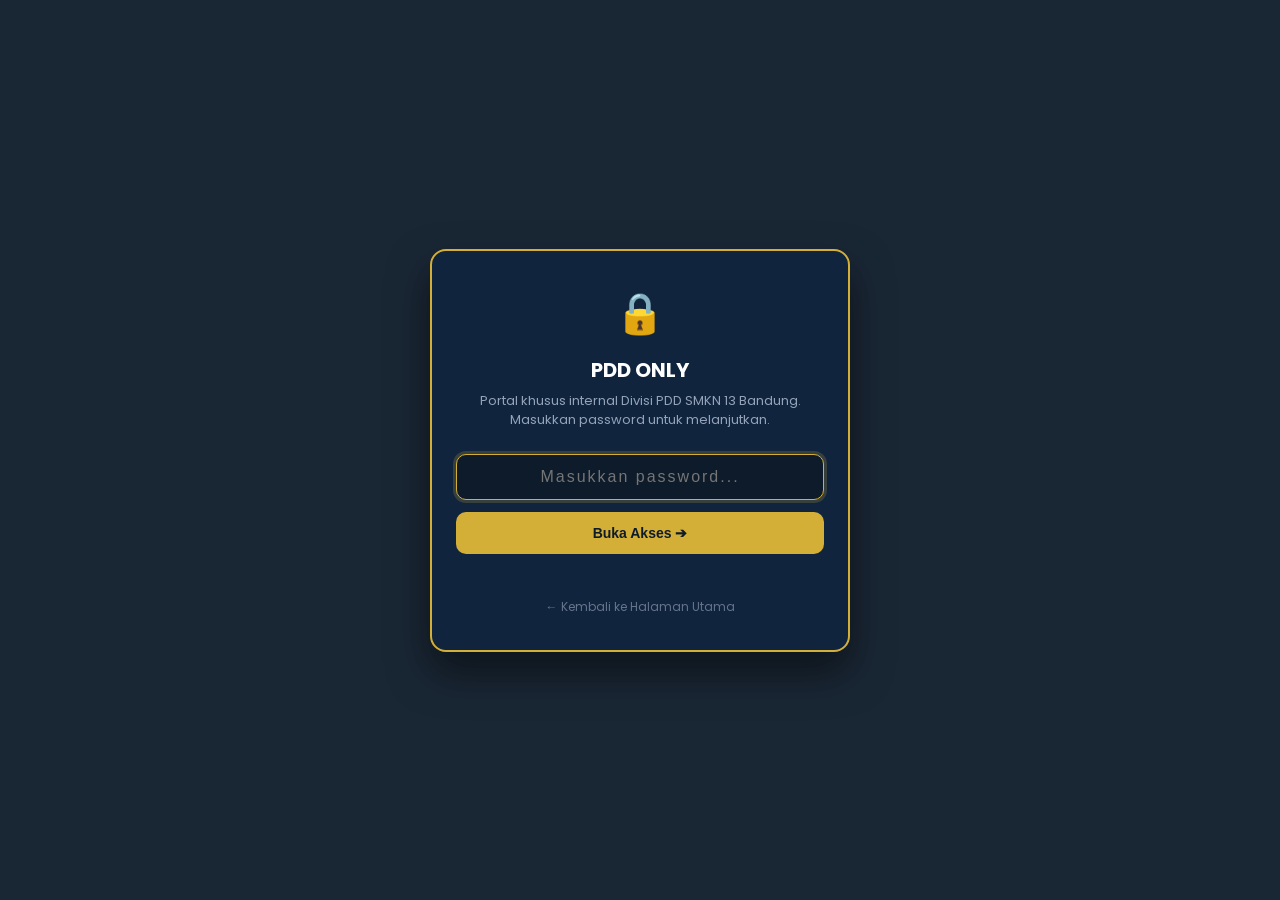
<file: template.html>
<!DOCTYPE html>
<html lang="id">
<head>
  <meta charset="UTF-8">
  <meta name="viewport" content="width=device-width, initial-scale=1, viewport-fit=cover, interactive-widget=resizes-content">
  <meta name="theme-color" media="(prefers-color-scheme: light)" content="#0D1B2A">
  <meta name="theme-color" media="(prefers-color-scheme: dark)" content="#0D1B2A">
  <meta name="apple-mobile-web-app-status-bar-style" content="default">
  <title>🎨 Template & Aset — Divisi PDD PILKETOS SMKN 13 BANDUNG</title>
  <link rel="icon" type="image/png" href="logo-mpk.png">
  <link rel="preconnect" href="https://fonts.googleapis.com">
  <link rel="preconnect" href="https://fonts.gstatic.com" crossorigin>
  <link href="https://fonts.googleapis.com/css2?family=League+Spartan:wght@600;700;800&family=Poppins:wght@400;500;600;700&display=swap" rel="stylesheet">
  <script src="pdd-security.js"></script>
  <script>
    if (window.PDDSecurity) {
      window.PDDSecurity.enforceGate({ homeUrl: 'index.html' });
    }
  </script>
  <style>
    :root {
      --navy: #0D1B2A;
      --navy-light: #1B263B;
      --gold: #D4AF37;
      --gold-hover: #B89628;
      --gold-subtle: rgba(212, 175, 55, 0.12);
      --bg: #F4F6F9;
      --card-bg: #FFFFFF;
      --text-main: #1E293B;
      --text-muted: #64748B;
      --border: #E2E8F0;
      --tag-file: #E0E7FF;
      --tag-file-txt: #3730A3;
      --tag-folder: #FEF3C7;
      --tag-folder-txt: #92400E;
      --tag-other: #F1F5F9;
      --tag-other-txt: #475467;
    }

    html {
      -webkit-tap-highlight-color: transparent;
      -webkit-text-size-adjust: 100%;
    }

    * {
      box-sizing: border-box;
      margin: 0;
      padding: 0;
    }

    body {
      font-family: 'Poppins', sans-serif;
      background-color: var(--bg);
      color: var(--text-main);
      min-height: 100dvh;
      display: flex;
      flex-direction: column;
    }

    button, a, [role="button"], .btn-header, .tab-btn {
      touch-action: manipulation;
    }

    button, [role="button"], .btn-header, .tab-btn, .status-pill, .brand-badge {
      user-select: none;
      -webkit-user-select: none;
      -webkit-touch-callout: none;
    }

    .btn-header:active, .tab-btn:active {
      transform: scale(0.96);
    }

    /* Top Banner / Navbar */
    header {
      background: linear-gradient(135deg, var(--navy) 0%, #10243E 100%);
      color: white;
      padding: max(24px, env(safe-area-inset-top)) max(20px, env(safe-area-inset-right)) 24px max(20px, env(safe-area-inset-left));
      border-bottom: 3px solid var(--gold);
      box-shadow: 0 4px 20px rgba(13, 27, 42, 0.15);
    }

    .header-container {
      max-width: 1200px;
      margin: 0 auto;
      display: flex;
      flex-wrap: wrap;
      justify-content: space-between;
      align-items: center;
      gap: 16px;
    }

    .brand-title {
      display: flex;
      align-items: center;
      gap: 16px;
    }

    .brand-logo-container {
      background: #FFFFFF;
      padding: 6px 10px;
      border-radius: 12px;
      border: 1.5px solid rgba(212, 175, 55, 0.7);
      box-shadow: 0 4px 14px rgba(0, 0, 0, 0.25);
      display: inline-flex;
      align-items: center;
      justify-content: center;
      transition: all 0.25s ease;
      flex-shrink: 0;
    }

    @media (hover: hover) and (pointer: fine) {
      .brand-logo-container:hover {
        transform: translateY(-2px);
        box-shadow: 0 6px 18px rgba(212, 175, 55, 0.4);
        border-color: var(--gold);
      }
      .btn-header:hover {
        background: var(--gold);
        color: var(--navy);
        border-color: var(--gold);
      }
      .tab-btn:hover {
        color: var(--navy);
        background: rgba(255, 255, 255, 0.6);
      }
      tbody tr:hover {
        background-color: #EDF4FE;
      }
      .status-select:hover {
        filter: brightness(0.96);
      }
      .file-link:hover {
        text-decoration: underline;
      }
      .color-box:hover {
        transform: translateY(-2px);
      }
      .roadmap-card:hover {
        transform: translateY(-2px);
        box-shadow: 0 6px 16px rgba(0, 0, 0, 0.06);
      }
    }

    .brand-logo-img {
      height: 48px;
      width: auto;
      object-fit: contain;
      display: block;
    }

    .brand-badge {
      background: var(--gold);
      color: var(--navy);
      font-weight: 800;
      font-size: 13px;
      padding: 6px 12px;
      border-radius: 6px;
      letter-spacing: 0.5px;
      text-transform: uppercase;
    }

    h1 {
      font-family: 'League Spartan', sans-serif;
      font-size: 24px;
      font-weight: 700;
      letter-spacing: 0.5px;
      color: #FFFFFF;
    }

    .tagline {
      font-size: 13px;
      color: #94A3B8;
      margin-top: 2px;
    }

    .header-links {
      display: flex;
      gap: 10px;
    }

    .btn-header {
      background: rgba(255, 255, 255, 0.1);
      color: white;
      text-decoration: none;
      font-size: 13px;
      font-weight: 500;
      padding: 8px 14px;
      border-radius: 8px;
      border: 1px solid rgba(255, 255, 255, 0.2);
      transition: all 0.2s;
      display: inline-flex;
      align-items: center;
      gap: 6px;
    }



    /* Main Container */
    main {
      max-width: 1200px;
      width: 100%;
      margin: 24px auto;
      padding: 0 20px;
      flex: 1;
    }

    /* Controls: Search & Tabs */
    .controls {
      display: flex;
      flex-wrap: wrap;
      justify-content: space-between;
      align-items: center;
      gap: 16px;
      margin-bottom: 20px;
    }

    .tabs {
      display: flex;
      background: #E2E8F0;
      padding: 4px;
      border-radius: 10px;
      gap: 4px;
      overflow-x: auto;
    }

    .tab-btn {
      background: transparent;
      border: none;
      padding: 10px 18px;
      font-size: 13px;
      font-weight: 600;
      font-family: 'Poppins', sans-serif;
      color: var(--text-muted);
      border-radius: 7px;
      cursor: pointer;
      white-space: nowrap;
      transition: all 0.2s;
      text-decoration: none;
      display: inline-flex;
      align-items: center;
      justify-content: center;
      gap: 6px;
    }



    .tab-btn.active {
      background: var(--card-bg);
      color: var(--navy);
      box-shadow: 0 2px 6px rgba(0, 0, 0, 0.08);
    }

    .search-box {
      position: relative;
      min-width: 260px;
    }

    .search-box input {
      width: 100%;
      padding: 10px 14px 10px 36px;
      font-size: 13px;
      border: 1px solid var(--border);
      border-radius: 8px;
      outline: none;
      background: white;
      font-family: inherit;
    }

    .search-box input:focus {
      border-color: var(--navy);
      box-shadow: 0 0 0 3px rgba(13, 27, 42, 0.08);
    }

    .search-icon {
      position: absolute;
      left: 12px;
      top: 50%;
      transform: translateY(-50%);
      color: #94A3B8;
      font-size: 14px;
    }

    /* Tab Content Cards */
    .tab-content {
      display: none;
    }

    .tab-content.active {
      display: block;
      animation: fadeIn 0.25s ease-in-out;
    }

    @keyframes fadeIn {
      from { opacity: 0; transform: translateY(4px); }
      to { opacity: 1; transform: translateY(0); }
    }

    /* Table Container */
    .table-container {
      background: var(--card-bg);
      border-radius: 12px;
      border: 1px solid var(--border);
      box-shadow: 0 4px 12px rgba(0, 0, 0, 0.03);
      overflow-x: auto;
    }

    table {
      width: 100%;
      border-collapse: collapse;
      text-align: left;
      font-size: 13px;
    }

    thead th {
      background: #2563EB;
      color: white;
      font-weight: 600;
      padding: 14px 16px;
      font-size: 13px;
      letter-spacing: 0.3px;
      white-space: nowrap;
    }

    tbody td {
      padding: 14px 16px;
      border-bottom: 1px solid var(--border);
      vertical-align: middle;
    }

    tbody tr:nth-child(even) {
      background-color: #F8FAFC;
    }

    .badge {
      display: inline-block;
      padding: 4px 10px;
      border-radius: 6px;
      font-size: 11px;
      font-weight: 600;
      text-align: center;
    }

    .badge-file { background: var(--tag-file); color: var(--tag-file-txt); }
    .badge-folder { background: var(--tag-folder); color: var(--tag-folder-txt); }
    .badge-other { background: var(--tag-other); color: var(--tag-other-txt); }

    .badge-status {
      padding: 4px 10px;
      border-radius: 6px;
      font-size: 11px;
      font-weight: 600;
    }

    .status-select {
      appearance: none;
      -webkit-appearance: none;
      -moz-appearance: none;
      border: 1px solid transparent;
      outline: none;
      padding: 6px 12px;
      border-radius: 20px;
      font-size: 11px;
      font-weight: 700;
      font-family: inherit;
      cursor: pointer;
      text-align: center;
      text-align-last: center;
      transition: all 0.2s;
      box-shadow: 0 1px 3px rgba(0,0,0,0.06);
    }

    .status-select.not-started { background: #F1F5F9; color: #475569; }
    .status-select.in-progress { background: #FEF3C7; color: #92400E; }
    .status-select.review      { background: #DBEAFE; color: #1E40AF; }
    .status-select.done        { background: #D1FAE5; color: #065F46; }
    .status-select.canceled    { background: #FEE2E2; color: #991B1B; text-decoration: line-through; }

    .file-link {
      color: #2563EB;
      text-decoration: none;
      font-weight: 500;
      display: inline-flex;
      align-items: center;
      gap: 6px;
    }

    .note-text {
      color: #475569;
      line-height: 1.5;
      max-width: 480px;
    }

    /* Brand Kit Section */
    .brand-section {
      display: grid;
      grid-template-columns: repeat(auto-fit, minmax(280px, 1fr));
      gap: 20px;
      margin-bottom: 24px;
    }

    .brand-card {
      background: white;
      border: 1px solid var(--border);
      border-radius: 12px;
      padding: 20px;
      box-shadow: 0 4px 12px rgba(0, 0, 0, 0.03);
    }

    .brand-card h3 {
      font-size: 15px;
      font-weight: 700;
      margin-bottom: 14px;
      display: flex;
      align-items: center;
      gap: 8px;
      color: var(--navy);
    }

    .color-swatches {
      display: grid;
      grid-template-columns: repeat(3, 1fr);
      gap: 10px;
    }

    .color-box {
      border-radius: 8px;
      padding: 12px;
      color: white;
      text-align: center;
      cursor: pointer;
      position: relative;
      transition: transform 0.15s;
    }

    .color-box .hex {
      font-weight: 700;
      font-size: 12px;
    }

    .color-box .name {
      font-size: 11px;
      opacity: 0.85;
      margin-top: 4px;
    }

    /* Toast notification */
    #toast {
      visibility: hidden;
      min-width: 200px;
      background-color: var(--navy);
      color: var(--gold);
      text-align: center;
      border-radius: 8px;
      padding: 12px 18px;
      position: fixed;
      z-index: 999;
      bottom: 24px;
      right: 24px;
      font-size: 13px;
      font-weight: 600;
      box-shadow: 0 6px 18px rgba(0,0,0,0.2);
    }

    #toast.show {
      visibility: visible;
      animation: fadein 0.3s, fadeout 0.3s 2s;
    }

    @keyframes fadein {
      from {bottom: 0; opacity: 0;}
      to {bottom: 24px; opacity: 1;}
    }

    @keyframes fadeout {
      from {bottom: 24px; opacity: 1;}
      to {bottom: 0; opacity: 0;}
    }

    /* Mobile Table Hint */
    .mobile-table-hint {
      display: none;
      font-size: 11px;
      font-weight: 500;
      color: var(--text-muted);
      margin-bottom: 8px;
      text-align: right;
    }

    /* Custom Table Scrollbar */
    .table-container {
      -webkit-overflow-scrolling: touch;
    }

    .table-container::-webkit-scrollbar {
      height: 6px;
    }

    .table-container::-webkit-scrollbar-track {
      background: #F1F5F9;
      border-radius: 4px;
    }

    .table-container::-webkit-scrollbar-thumb {
      background: #CBD5E1;
      border-radius: 4px;
    }

    .brand-info {
      display: flex;
      flex-direction: column;
      gap: 2px;
    }

    .brand-badge-wrapper {
      display: inline-flex;
      margin-bottom: 2px;
    }

    /* Roadmap Tab Styles */
    .roadmap-grid {
      display: grid;
      grid-template-columns: repeat(auto-fit, minmax(280px, 1fr));
      gap: 16px;
      margin-bottom: 28px;
    }

    .roadmap-card {
      background: white;
      border: 1px solid var(--border);
      border-radius: 12px;
      padding: 18px;
      box-shadow: 0 4px 12px rgba(0, 0, 0, 0.03);
      transition: transform 0.2s ease, box-shadow 0.2s ease;
    }

    .roadmap-step-badge {
      display: inline-flex;
      align-items: center;
      gap: 6px;
      font-size: 11px;
      font-weight: 700;
      padding: 4px 10px;
      border-radius: 20px;
      margin-bottom: 10px;
      text-transform: uppercase;
      letter-spacing: 0.3px;
    }

    .roadmap-step-badge.done {
      background: #D1FAE5;
      color: #065F46;
    }

    .roadmap-step-badge.ready {
      background: #DBEAFE;
      color: #1E40AF;
    }

    .roadmap-step-badge.active {
      background: #FEF3C7;
      color: #92400E;
    }

    .roadmap-card h4 {
      font-size: 15px;
      color: var(--navy);
      font-weight: 700;
      margin-bottom: 6px;
    }

    .roadmap-card p {
      font-size: 12.5px;
      color: #475569;
      line-height: 1.5;
    }

    /* Phase Timeline Grid */
    .phase-grid {
      display: grid;
      grid-template-columns: repeat(3, 1fr);
      gap: 18px;
      margin-bottom: 28px;
    }

    .phase-card {
      background: white;
      border: 1px solid var(--border);
      border-radius: 12px;
      overflow: hidden;
      box-shadow: 0 4px 12px rgba(0, 0, 0, 0.03);
    }

    .phase-card-header {
      padding: 14px 18px;
      font-weight: 700;
      font-size: 14px;
      display: flex;
      align-items: center;
      gap: 8px;
      color: white;
    }

    .phase-card-header.pra { background: linear-gradient(135deg, #1E3A8A, #2563EB); }
    .phase-card-header.hari-h { background: linear-gradient(135deg, #B45309, #D97706); }
    .phase-card-header.after { background: linear-gradient(135deg, #047857, #059669); }

    .phase-card-body {
      padding: 16px;
    }

    .phase-item {
      display: flex;
      align-items: flex-start;
      gap: 10px;
      padding: 10px 0;
      border-bottom: 1px solid #F1F5F9;
    }

    .phase-item:last-child {
      border-bottom: none;
      padding-bottom: 0;
    }

    .phase-item-icon {
      font-size: 16px;
      flex-shrink: 0;
      margin-top: 2px;
    }

    .phase-item-text strong {
      display: block;
      font-size: 13px;
      color: var(--navy);
      margin-bottom: 2px;
    }

    .phase-item-text span {
      font-size: 11.5px;
      color: #64748B;
      line-height: 1.4;
    }

    /* Design Checklist */
    .checklist-card {
      background: white;
      border: 1px solid var(--border);
      border-radius: 12px;
      padding: 20px;
      box-shadow: 0 4px 12px rgba(0, 0, 0, 0.03);
    }

    .checklist-grid {
      display: grid;
      grid-template-columns: repeat(auto-fit, minmax(240px, 1fr));
      gap: 12px;
      margin-top: 14px;
    }

    .checklist-item {
      background: #F8FAFC;
      border: 1px solid #E2E8F0;
      border-radius: 8px;
      padding: 12px 14px;
      display: flex;
      align-items: center;
      gap: 10px;
      font-size: 13px;
      font-weight: 600;
      color: var(--navy);
    }

    /* Spec Carousel Profil Caketos */
    .carousel-spec-card {
      background: white;
      border: 1px solid var(--border);
      border-radius: 12px;
      padding: 22px;
      margin-bottom: 28px;
      box-shadow: 0 4px 12px rgba(0, 0, 0, 0.03);
    }

    .carousel-spec-header {
      display: flex;
      justify-content: space-between;
      align-items: center;
      flex-wrap: wrap;
      gap: 12px;
      margin-bottom: 18px;
      padding-bottom: 14px;
      border-bottom: 1px solid #E2E8F0;
    }

    .carousel-spec-header h4 {
      font-size: 16px;
      color: var(--navy);
      display: flex;
      align-items: center;
      gap: 8px;
      margin: 0;
      font-weight: 700;
    }

    .carousel-tag-badge {
      font-size: 11.5px;
      font-weight: 700;
      padding: 5px 12px;
      border-radius: 20px;
      background: #FEF3C7;
      color: #92400E;
      border: 1px solid #FCD34D;
      display: inline-flex;
      align-items: center;
      gap: 6px;
    }

    .carousel-slides-grid {
      display: grid;
      grid-template-columns: repeat(3, 1fr);
      gap: 16px;
      margin-bottom: 20px;
    }

    .carousel-slide-box {
      background: #F8FAFC;
      border: 1px solid #E2E8F0;
      border-radius: 10px;
      padding: 16px;
      display: flex;
      flex-direction: column;
      position: relative;
    }

    .carousel-slide-box.active-cover {
      border: 1.5px solid #D4AF37;
      background: #FFFCF2;
    }

    .slide-badge-num {
      display: inline-block;
      font-size: 11px;
      font-weight: 800;
      padding: 3px 8px;
      border-radius: 6px;
      background: var(--navy);
      color: white;
      width: fit-content;
      margin-bottom: 10px;
      text-transform: uppercase;
      letter-spacing: 0.5px;
    }

    .slide-badge-num.gold {
      background: #B45309;
      color: white;
    }

    .carousel-slide-box h5 {
      font-size: 14px;
      color: var(--navy);
      font-weight: 700;
      margin: 0 0 6px 0;
    }

    .carousel-slide-box p.slide-desc {
      font-size: 12px;
      color: #64748B;
      margin: 0 0 12px 0;
      line-height: 1.4;
    }

    .slide-elements-list {
      list-style: none;
      padding: 0;
      margin: 0;
      display: flex;
      flex-direction: column;
      gap: 7px;
    }

    .slide-elements-list li {
      font-size: 12px;
      color: #334155;
      display: flex;
      align-items: flex-start;
      gap: 6px;
      line-height: 1.45;
    }

    .slide-elements-list li::before {
      content: "•";
      color: #D4AF37;
      font-weight: bold;
      font-size: 14px;
    }

    .carousel-tips-bar {
      background: #F1F5F9;
      border-left: 4px solid var(--navy);
      padding: 12px 16px;
      border-radius: 0 8px 8px 0;
      font-size: 12px;
      color: #334155;
      display: flex;
      flex-direction: column;
      gap: 6px;
    }

    .carousel-tips-bar strong {
      color: var(--navy);
    }

    /* Daily Timeline Grid */
    .daily-timeline-grid {
      display: grid;
      grid-template-columns: repeat(auto-fit, minmax(280px, 1fr));
      gap: 16px;
      margin-bottom: 28px;
    }

    .daily-card {
      background: white;
      border: 1px solid var(--border);
      border-radius: 12px;
      padding: 16px;
      box-shadow: 0 3px 10px rgba(0, 0, 0, 0.02);
      position: relative;
      border-top: 4px solid var(--navy);
      display: flex;
      flex-direction: column;
    }

    .daily-card.today {
      border-top-color: #D97706;
      background: #FFFDF9;
      box-shadow: 0 4px 14px rgba(217, 119, 6, 0.12);
    }

    .daily-card.election-day {
      border-top-color: #059669;
      background: #F0FDF4;
      box-shadow: 0 4px 14px rgba(5, 150, 105, 0.15);
    }

    .daily-header {
      display: flex;
      justify-content: space-between;
      align-items: center;
      margin-bottom: 10px;
    }

    .daily-date {
      font-size: 13px;
      font-weight: 700;
      color: var(--navy);
    }

    .daily-tag {
      font-size: 10.5px;
      font-weight: 700;
      padding: 3px 8px;
      border-radius: 12px;
      background: #F1F5F9;
      color: #475569;
      text-transform: uppercase;
    }

    .daily-tag.today {
      background: #FEF3C7;
      color: #92400E;
    }

    .daily-tag.gold {
      background: #FEF3C7;
      color: #B45309;
    }

    .daily-tag.green {
      background: #D1FAE5;
      color: #065F46;
    }

    .daily-card h5 {
      font-size: 14px;
      color: var(--navy);
      font-weight: 700;
      margin: 0 0 8px 0;
      display: flex;
      align-items: center;
      gap: 6px;
    }

    .daily-card p {
      font-size: 12px;
      color: #64748B;
      line-height: 1.45;
      margin: 0 0 10px 0;
      flex-grow: 1;
    }

    .daily-actions {
      list-style: none;
      padding: 0;
      margin: 0;
      display: flex;
      flex-direction: column;
      gap: 5px;
      border-top: 1px dashed #E2E8F0;
      padding-top: 8px;
    }

    .daily-actions li {
      font-size: 11.5px;
      color: #334155;
      display: flex;
      align-items: flex-start;
      gap: 6px;
      line-height: 1.4;
    }

    .daily-actions li::before {
      content: "✔";
      color: #2563EB;
      font-size: 11px;
    }

    /* Responsive Media Queries */
    @media (max-width: 992px) {
      .header-container {
        gap: 14px;
      }
      
      .brand-title {
        gap: 12px;
      }
    }

    @media (max-width: 768px) {
      header {
        padding: 16px 16px;
      }

      .header-container {
        flex-direction: column;
        align-items: stretch;
        gap: 16px;
      }

      .brand-title {
        align-items: center;
        gap: 12px;
      }

      .brand-logo-container {
        padding: 5px 8px;
        border-radius: 10px;
      }

      .brand-logo-img {
        height: 38px;
      }

      .brand-badge {
        font-size: 11px;
        padding: 4px 10px;
      }

      h1 {
        font-size: 20px;
        line-height: 1.25;
      }

      .tagline {
        font-size: 11.5px;
      }

      .header-links {
        display: grid;
        grid-template-columns: 1fr 1fr;
        gap: 8px;
        width: 100%;
      }

      .btn-header {
        justify-content: center;
        padding: 10px 10px;
        font-size: 12px;
      }

      main {
        padding: 0 14px;
        margin: 16px auto;
      }

      .brand-section {
        grid-template-columns: 1fr;
        gap: 12px;
        margin-bottom: 18px;
      }

      .phase-grid,
      .carousel-slides-grid {
        grid-template-columns: 1fr;
      }

      .brand-card {
        padding: 16px;
      }

      .controls {
        flex-direction: column;
        align-items: stretch;
        gap: 12px;
        margin-bottom: 16px;
      }

      .tabs {
        width: 100%;
        display: flex;
        overflow-x: auto;
        -webkit-overflow-scrolling: touch;
        scrollbar-width: none;
      }

      .tabs::-webkit-scrollbar {
        display: none;
      }

      .tab-btn {
        flex: 1 0 auto;
        text-align: center;
        padding: 10px 12px;
        font-size: 12px;
      }

      .search-box {
        width: 100%;
        min-width: 100%;
      }

      .search-box input {
        width: 100%;
        box-sizing: border-box;
        padding: 11px 14px 11px 36px;
        font-size: 16px;
      }

      .mobile-table-hint {
        display: block;
      }

      .table-container {
        border-radius: 10px;
        -webkit-overflow-scrolling: touch;
        overscroll-behavior-x: contain;
      }

      #administrasi table,
      #template table {
        min-width: 650px;
      }

      #tasks table {
        min-width: 800px;
      }

      thead th {
        padding: 11px 12px;
        font-size: 12px;
      }

      tbody td {
        padding: 11px 12px;
        font-size: 12px;
      }

      .note-text {
        max-width: 260px;
        font-size: 11px;
      }

      .status-select {
        padding: 6px 10px;
        font-size: 11px;
      }

      #toast {
        left: 20px;
        right: 20px;
        bottom: 20px;
        min-width: auto;
      }
    }

    @media (max-width: 480px) {
      .brand-title {
        gap: 10px;
      }

      .brand-logo-container {
        padding: 4px 6px;
        border-radius: 8px;
      }

      .brand-logo-img {
        height: 32px;
      }

      h1 {
        font-size: 17px;
      }

      .tagline {
        font-size: 10.5px;
      }

      .color-swatches {
        gap: 6px;
      }

      .color-box {
        padding: 8px 4px;
      }

      .color-box .hex {
        font-size: 10px;
      }

      .color-box .name {
        font-size: 9px;
      }
    }
  </style>
</head>
<body>

  <!-- Header -->
  <header>
    <div class="header-container">
      <div class="brand-title">
        <div class="brand-logo-container">
          <img src="logo-mpk.png" alt="Logo MPK SMKN 13 Bandung" class="brand-logo-img">
        </div>
        <div class="brand-info">
          <div class="brand-badge-wrapper">
            <span class="brand-badge">PDD PILKETOS</span>
          </div>
          <h1>PRAJA SATYA NAYAKA</h1>
          <div class="tagline">All In One Portal & Arsip Digital — MPK SMKN 13 Bandung</div>
        </div>
      </div>
      <div class="header-links">
        <a href="index.html" class="btn-header">
          🏠 Hub PDD
        </a>
        <a href="https://drive.google.com/drive/folders/1TgFahFMpVyVFcZElKE9WHOnvSaf-_XjZ?usp=sharing" target="_blank" rel="noopener noreferrer" class="btn-header">
          📁 Buka Google Drive
        </a>
        <a href="https://canva.com" target="_blank" class="btn-header">
          🎨 Canva Team
        </a>
      </div>
    </div>
  </header>

  <!-- Main Content -->
  <main>
    <!-- Brand Kit Overview Banner -->
    <div class="brand-section">
      <div class="brand-card">
        <h3>🎨 Color Palette (Klik untuk Salin HEX)</h3>
        <div class="color-swatches">
          <div class="color-box" style="background: #0D1B2A;" onclick="copyHex('#0D1B2A')">
            <div class="hex">#0D1B2A</div>
            <div class="name">Navy (60%)</div>
          </div>
          <div class="color-box" style="background: #D4AF37; color: #0D1B2A;" onclick="copyHex('#D4AF37')">
            <div class="hex">#D4AF37</div>
            <div class="name">Gold (10%)</div>
          </div>
          <div class="color-box" style="background: #FFFFFF; color: #0D1B2A; border: 1px solid #CBD5E1;" onclick="copyHex('#FFFFFF')">
            <div class="hex">#FFFFFF</div>
            <div class="name">White (30%)</div>
          </div>
        </div>
      </div>

      <div class="brand-card">
        <h3>🔤 Font Resmi Canva</h3>
        <p style="font-size: 13px; line-height: 1.6; color: #475569;">
          <strong>Judul:</strong> <span style="font-family: 'League Spartan'; font-size: 15px;">League Spartan (Bold)</span><br>
          <strong>Isi/Teks:</strong> <span style="font-family: 'Poppins';">Poppins (Regular/Medium)</span><br>
          <small style="color: #64748B;">Aturan: Maksimal 2 font family, line-height 1.5x, rata kiri.</small>
        </p>
      </div>

      <div class="brand-card">
        <h3>📐 Quick SOP & Standar Pro</h3>
        <p style="font-size: 13px; line-height: 1.6; color: #475569;">
          <strong>Feed IG:</strong> 4:5 (1080x1350) — Safe Zone 1:1 di tengah.<br>
          <strong>Story/Reels:</strong> 9:16 — Kosongkan 250px atas & 280px bawah.<br>
          <a href="SOP_Desain_PDD.pdf" target="_blank" style="color: #2563EB; font-weight: 600; text-decoration: none; display: inline-flex; align-items: center; gap: 4px; margin-top: 4px;">
            📄 Baca SOP Lengkap (PDF 4 Bab) ➔
          </a>
        </p>
      </div>
    </div>

    <!-- Navigation & Search Controls -->
    <div class="controls">
      <div class="tabs">
        <a href="administrasi.html" class="tab-btn">📁 Administrasi</a>
        <a href="template.html" class="tab-btn active">🎨 Template & Aset</a>
        <a href="tasks.html" class="tab-btn">✅ Task Tracker</a>
        <a href="roadmap.html" class="tab-btn">🗺️ Roadmap PDD</a>
        <a href="feed-caketos.html" class="tab-btn">📱 Konsep Feed IG</a>
      </div>
      <div class="search-box">
        <span class="search-icon">🔍</span>
        <input type="text" id="searchInput" placeholder="Cari file, template, atau tugas..." onkeyup="filterTable()">
      </div>
    </div>

    <!-- Alert Box Khusus Feed Caketos Inaya -->
    <div style="background: linear-gradient(135deg, #0D1B2A 0%, #172A45 100%); border: 1.5px solid var(--gold); border-radius: 12px; padding: 16px 20px; margin-bottom: 20px; color: white; display: flex; justify-content: space-between; align-items: center; flex-wrap: wrap; gap: 14px; box-shadow: 0 4px 14px rgba(13, 27, 42, 0.1);">
      <div>
        <span style="background: var(--gold); color: var(--navy); font-size: 11px; font-weight: 800; padding: 3px 8px; border-radius: 4px; text-transform: uppercase;">✨ Update Desain Feed</span>
        <h4 style="font-size: 16px; font-family: 'League Spartan', sans-serif; margin-top: 6px; color: white;">Konsep & Blueprint Feed Instagram Caketos (Inaya & Kayla)</h4>
        <p style="font-size: 12.5px; color: #CBD5E1; margin-top: 2px;">Simulasi grid 3-kolom, visual carousel 3-slide, safe zone 1:1, dan teks copy-paste naskah paslon.</p>
      </div>
      <a href="feed-caketos.html" class="btn-header" style="background: var(--gold); color: var(--navy); font-weight: 700; border-color: var(--gold);">
        📱 Buka Panduan Feed Caketos ➔
      </a>
    </div>

    <!-- TAB 2: TEMPLATE -->
    <div id="template" class="tab-content active">
      <div class="mobile-table-hint">👉 Geser tabel ke samping untuk info lengkap</div>
      <div class="table-container">
        <table>
          <thead>
            <tr>
              <th>Kategori</th>
              <th style="text-align: center;">Jenis</th>
              <th style="text-align: center;">Status</th>
              <th style="text-align: center;">Update Terakhir</th>
              <th>Lokasi File</th>
              <th>Catatan</th>
            </tr>
          </thead>
          <tbody>
            <tr>
              <td><strong>Logo Resmi SMKN 13, MPK & OSIS HD</strong></td>
              <td style="text-align: center;"><span class="badge badge-folder">Folder</span></td>
              <td style="text-align: center;"><span class="badge" style="background: #D1FAE5; color: #065F46; font-weight: 700; font-size: 11px; padding: 4px 10px; border-radius: 6px; border: 1px solid #A7F3D0;">✅ Done</span></td>
              <td style="text-align: center;">17 Okt 2026</td>
              <td><a href="https://drive.google.com/drive/folders/167m49rdG81UE73WaSt7j0UVUE8Fw6csB" target="_blank" rel="noopener noreferrer" class="file-link">📁 _LOGO_RESMI_HD</a></td>
              <td class="note-text">File logo resmi format PNG transparan kualitas tinggi (Logo MPK, Logo SMKN 13 Bandung, & Logo OSIS). Tarik dari pojok agar tidak distorsi.</td>
            </tr>
            <tr>
              <td><strong>Template Feed Instagram (4:5)</strong></td>
              <td style="text-align: center;"><span class="badge badge-file">File</span></td>
              <td style="text-align: center;"><span class="badge" style="background: #D1FAE5; color: #065F46; font-weight: 700; font-size: 11px; padding: 4px 10px; border-radius: 6px; border: 1px solid #A7F3D0;">✅ Done</span></td>
              <td style="text-align: center;">16 Okt 2026</td>
              <td>
                <a href="https://drive.google.com/open?id=1ZOP0W9Lb7tFA8_9AFEFAx56IfaQiaKoC" target="_blank" rel="noopener noreferrer" class="file-link">🖼️ Master_Feed_Canva</a><br>
                <a href="feed-caketos.html" target="_blank" rel="noopener noreferrer" style="font-size: 11px; color: #D4AF37; font-weight: 700; text-decoration: underline; margin-top: 4px; display: inline-block;">📱 Lihat Panduan Visual Inaya ➔</a>
              </td>
              <td class="note-text">Buat postingan alur memilih dan info umum profil paslon. Buka link Canva atau klik panduan visual interaktif untuk simulasi grid 3-kolom & safe zone.</td>
            </tr>
            <tr>
              <td><strong>Template Story Instagram (9:16)</strong></td>
              <td style="text-align: center;"><span class="badge badge-file">File</span></td>
              <td style="text-align: center;"><span class="badge" style="background: #D1FAE5; color: #065F46; font-weight: 700; font-size: 11px; padding: 4px 10px; border-radius: 6px; border: 1px solid #A7F3D0;">✅ Done</span></td>
              <td style="text-align: center;">16 Okt 2026</td>
              <td><a href="https://drive.google.com/open?id=1g-aYQxUW_eIiCbCOdQPqqPbn7YsxkLF_" target="_blank" rel="noopener noreferrer" class="file-link">📱 Master_Story_Canva</a></td>
              <td class="note-text">Format vertikal 9:16, dipakai buat live report hari H dan posting countdown.</td>
            </tr>
            <tr>
              <td><strong>Template Poster Visi Misi Caketos</strong></td>
              <td style="text-align: center;"><span class="badge badge-file">File</span></td>
              <td style="text-align: center;"><span class="badge" style="background: #D1FAE5; color: #065F46; font-weight: 700; font-size: 11px; padding: 4px 10px; border-radius: 6px; border: 1px solid #A7F3D0;">✅ Done</span></td>
              <td style="text-align: center;">16 Okt 2026</td>
              <td>
                <a href="https://drive.google.com/open?id=1xY2Vyqf9j97LZ6R5lJ89yIgCleXcnqCV" target="_blank" rel="noopener noreferrer" class="file-link">🖼️ Poster_VisiMisi_Paslon</a><br>
                <a href="feed-caketos.html#bank-naskah" target="_blank" rel="noopener noreferrer" style="font-size: 11px; color: #D4AF37; font-weight: 700; text-decoration: underline; margin-top: 4px; display: inline-block;">📋 Buka Teks Visi Misi (Siap Copypaste) ➔</a>
              </td>
              <td class="note-text">Layout foto dan visi misi paslon. Ambil naskah dari Bank Naskah online biar tinggal copypaste. Pastikan ukuran frame foto paslon 1, 2, 3 sama persis biar netral.</td>
            </tr>
            <tr>
              <td><strong>Template Video Orasi & Reels</strong></td>
              <td style="text-align: center;"><span class="badge badge-folder">Folder</span></td>
              <td style="text-align: center;"><span class="badge" style="background: #D1FAE5; color: #065F46; font-weight: 700; font-size: 11px; padding: 4px 10px; border-radius: 6px; border: 1px solid #A7F3D0;">✅ Done</span></td>
              <td style="text-align: center;">16 Okt 2026</td>
              <td><a href="https://drive.google.com/drive/folders/16n_sxj-L_qduvs2bZcLRmnzAivpU8JOy" target="_blank" rel="noopener noreferrer" class="file-link">🎬 Project_Video_CapCut</a></td>
              <td class="note-text">Template bumper intro/outro video orasi paslon dengan logo sekolah dan teks nama calon.</td>
            </tr>
            <tr>
              <td><strong>Template Banner Lapangan 3x1m</strong></td>
              <td style="text-align: center;"><span class="badge badge-file">File</span></td>
              <td style="text-align: center;"><span class="badge" style="background: #D1FAE5; color: #065F46; font-weight: 700; font-size: 11px; padding: 4px 10px; border-radius: 6px; border: 1px solid #A7F3D0;">✅ Done</span></td>
              <td style="text-align: center;">15 Okt 2026</td>
              <td><a href="https://drive.google.com/open?id=1PqIlI-DW0e5KvmM1YxD0trdggiz0r1ya" target="_blank" rel="noopener noreferrer" class="file-link">🚩 Banner_Pilketos_3x1m</a></td>
              <td class="note-text">Desain cetak spanduk di panggung/lapangan utama, ukurannya 3x1 meter resolusi tinggi (siap print).</td>
            </tr>
            <tr>
              <td><strong>Template ID Card & Lanyard Panitia</strong></td>
              <td style="text-align: center;"><span class="badge badge-file">File</span></td>
              <td style="text-align: center;"><span class="badge" style="background: #D1FAE5; color: #065F46; font-weight: 700; font-size: 11px; padding: 4px 10px; border-radius: 6px; border: 1px solid #A7F3D0;">✅ Done</span></td>
              <td style="text-align: center;">16 Okt 2026</td>
              <td><a href="https://drive.google.com/open?id=1mtKA450hz_zKpyUVpU8llTb-vD7RauM0" target="_blank" rel="noopener noreferrer" class="file-link">🪪 Lanyard_Panitia_Pilketos</a></td>
              <td class="note-text">Ukuran kartu panitia B3/A6, tinggal ganti foto panitia dan nama divisinya.</td>
            </tr>
            <tr>
              <td><strong>Template Countdown Hari H</strong></td>
              <td style="text-align: center;"><span class="badge badge-file">File</span></td>
              <td style="text-align: center;"><span class="badge" style="background: #D1FAE5; color: #065F46; font-weight: 700; font-size: 11px; padding: 4px 10px; border-radius: 6px; border: 1px solid #A7F3D0;">✅ Done</span></td>
              <td style="text-align: center;">16 Okt 2026</td>
              <td><a href="https://drive.google.com/open?id=1ZZvnGL-U1bfQfQJ5C_0drfhlw95AG5z_" target="_blank" rel="noopener noreferrer" class="file-link">⏳ Countdown_H3_H2_H1</a></td>
              <td class="note-text">Seri countdown H-3, H-2, H-1 jelang hari H pemungutan suara.</td>
            </tr>
            <tr>
              <td><strong>Folder Mentahan Foto & Rekaman</strong></td>
              <td style="text-align: center;"><span class="badge badge-folder">Folder</span></td>
              <td style="text-align: center;"><span class="badge" style="background: #D1FAE5; color: #065F46; font-weight: 700; font-size: 11px; padding: 4px 10px; border-radius: 6px; border: 1px solid #A7F3D0;">✅ Done</span></td>
              <td style="text-align: center;">16 Okt 2026</td>
              <td><a href="https://drive.google.com/drive/folders/16n_sxj-L_qduvs2bZcLRmnzAivpU8JOy" target="_blank" rel="noopener noreferrer" class="file-link">📁 _RAW_Foto_Video</a></td>
              <td class="note-text">Tempat tim dokumentasi upload seluruh foto dan video mentah hasil liputan dan sesi foto caketos.</td>
            </tr>
          </tbody>
        </table>
      </div>
    </div>
  </main>

  <!-- Toast Notification -->
  <div id="toast">HEX Berhasil Disalin!</div>

  <!-- Footer -->
  <footer>
    Divisi PDD MPK SMKN 13 Bandung © 2026 — Tema: Praja Satya Nayaka
  </footer>

  <!-- Scripts -->
  <script>
    function switchTab(tabId, btn) {
      document.querySelectorAll('.tab-content').forEach(tab => tab.classList.remove('active'));
      document.querySelectorAll('.tab-btn').forEach(b => b.classList.remove('active'));
      document.getElementById(tabId).classList.add('active');
      btn.classList.add('active');
      document.getElementById('searchInput').value = '';
      filterTable();
    }

    function filterTable() {
      const query = document.getElementById('searchInput').value.toLowerCase();
      const activeTab = document.querySelector('.tab-content.active');
      const rows = activeTab.querySelectorAll('tbody tr');

      rows.forEach(row => {
        const text = row.innerText.toLowerCase();
        row.style.display = text.includes(query) ? '' : 'none';
      });
    }

    function showToast(msg) {
      const toast = document.getElementById('toast');
      toast.innerText = msg;
      toast.className = 'show';
      setTimeout(() => { toast.className = toast.className.replace('show', ''); }, 2000);
    }

    function copyHex(hex) {
      navigator.clipboard.writeText(hex).then(() => {
        showToast('HEX ' + hex + ' Berhasil Disalin!');
      });
    }

    // URL Google Apps Script Web App untuk sinkronisasi cloud online antar-pengunjung
    let APPS_SCRIPT_URL = 'https://script.google.com/macros/s/AKfycbz_pdd_pilketos_api/exec';

    function changeTaskStatus(sel) {
      const val = sel.value;
      const taskId = sel.getAttribute('data-task-id');
      sel.className = 'status-select ' + val;
      localStorage.setItem('pdd_task_status_' + taskId, val);
      
      const labels = {
        'not-started': 'Not Started',
        'in-progress': 'In Progress',
        'review': 'Review Koor',
        'done': 'Done',
        'canceled': 'Canceled'
      };
      showToast('Status: ' + (labels[val] || val) + ' (Menyimpan...)');

      if (APPS_SCRIPT_URL && !APPS_SCRIPT_URL.includes('_pdd_pilketos_api')) {
        fetch(APPS_SCRIPT_URL + '?action=update&taskId=' + encodeURIComponent(taskId) + '&status=' + encodeURIComponent(val))
          .then(res => res.json())
          .then(data => {
            if (data && data.success) {
              showToast('✅ Status tersimpan & sinkron online!');
            }
          })
          .catch(err => {
            console.log('Tersimpan lokal di browser (offline mode)');
          });
      }
    }

    function initTaskStatuses() {
      // 1. Baca cache lokal dulu
      document.querySelectorAll('.status-select').forEach(sel => {
        const taskId = sel.getAttribute('data-task-id');
        const saved = localStorage.getItem('pdd_task_status_' + taskId);
        if (saved) {
          sel.value = saved;
        }
        sel.className = 'status-select ' + sel.value;
      });

      // 2. Jika APPS_SCRIPT_URL aktif, ambil status terbaru dari cloud
      if (APPS_SCRIPT_URL && !APPS_SCRIPT_URL.includes('_pdd_pilketos_api')) {
        fetch(APPS_SCRIPT_URL)
          .then(res => res.json())
          .then(cloudTasks => {
            if (cloudTasks && typeof cloudTasks === 'object') {
              document.querySelectorAll('.status-select').forEach(sel => {
                const taskId = sel.getAttribute('data-task-id');
                if (cloudTasks[taskId]) {
                  sel.value = cloudTasks[taskId];
                  sel.className = 'status-select ' + sel.value;
                  localStorage.setItem('pdd_task_status_' + taskId, sel.value);
                }
              });
            }
          })
          .catch(err => console.log('Offline / lokal mode:', err));
      }
    }

    document.addEventListener('DOMContentLoaded', initTaskStatuses);
  </script>
</body>
</html>
</file>
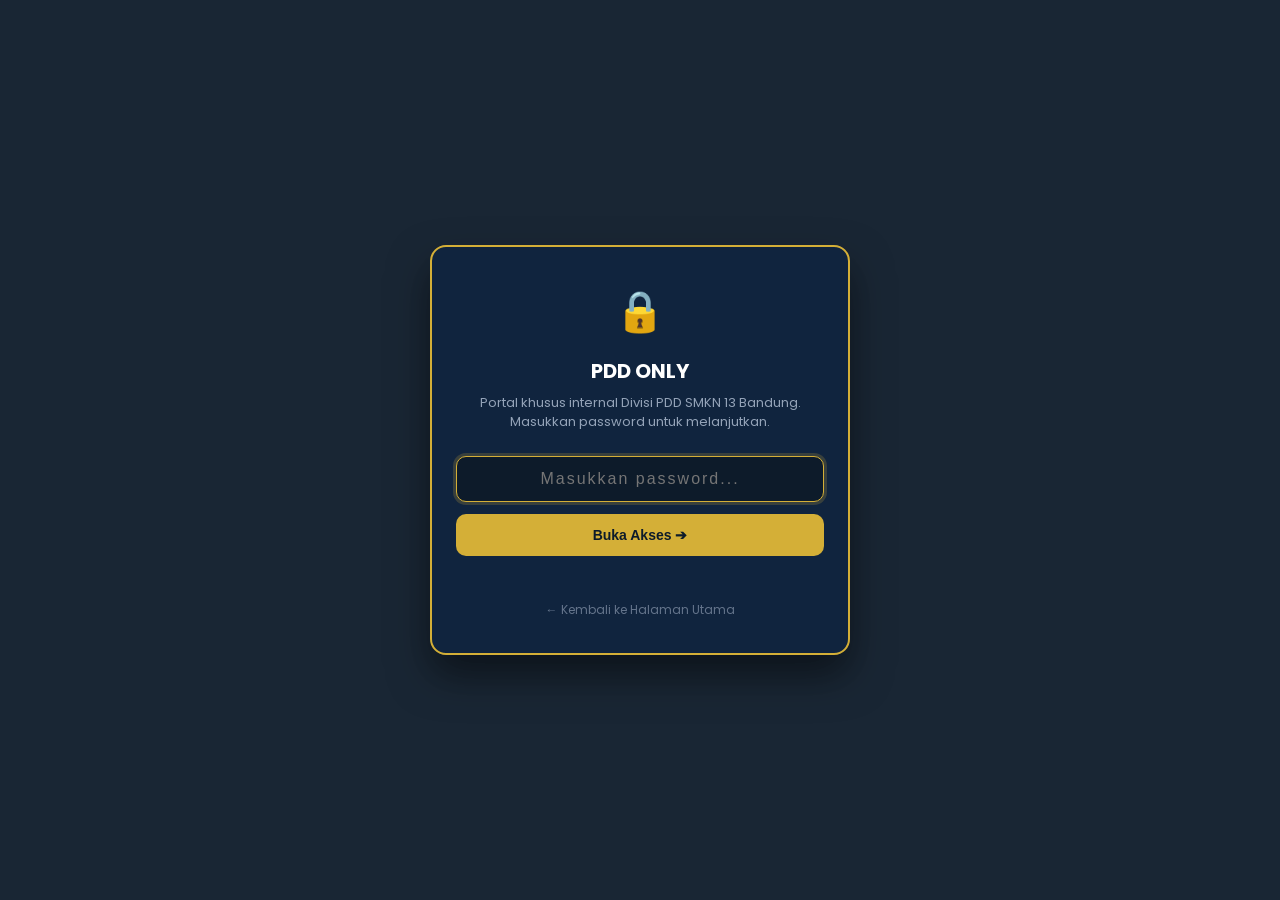
<file: hgn/roadmap.html>
<!DOCTYPE html>
<html lang="id">
<head>
  <meta charset="UTF-8">
  <meta name="viewport" content="width=device-width, initial-scale=1, viewport-fit=cover, interactive-widget=resizes-content">
  <meta name="theme-color" media="(prefers-color-scheme: light)" content="#1A365D">
  <meta name="theme-color" media="(prefers-color-scheme: dark)" content="#1A365D">
  <meta name="apple-mobile-web-app-status-bar-style" content="default">
  <title>Timeline & Rundown — PDD HGN 2026 SMKN 13 Bandung</title>
  <link rel="icon" type="image/png" href="assets/logo-mpk.png">
  <link rel="preconnect" href="https://fonts.googleapis.com">
  <link rel="preconnect" href="https://fonts.gstatic.com" crossorigin>
  <link href="https://fonts.googleapis.com/css2?family=League+Spartan:wght@600;700;800&family=Poppins:wght@400;500;600;700&display=swap" rel="stylesheet">
  <link rel="stylesheet" href="style.css">
  <script src="../pdd-security.js"></script>
  <script>
    if (window.PDDSecurity) {
      window.PDDSecurity.enforceGate({ homeUrl: '../index.html' });
    }
  </script>
  <style>
    .rundown-tabs {
      display: flex;
      gap: 10px;
      flex-wrap: wrap;
      margin-bottom: 18px;
    }

    .rundown-tab-btn {
      padding: 10px 18px;
      border-radius: var(--radius-sm);
      border: 1.5px solid var(--deep-navy);
      background: #FFFFFF;
      color: var(--deep-navy);
      font-family: 'Poppins', sans-serif;
      font-size: 13px;
      font-weight: 600;
      cursor: pointer;
      transition: all 140ms ease;
    }

    .rundown-tab-btn.active {
      background: var(--deep-navy);
      color: #FFFFFF;
    }

    .rundown-panel {
      display: none;
    }

    .rundown-panel.active {
      display: block;
    }

    .row-highlight {
      background: #F0F7FF;
    }

    .time-pill {
      display: inline-block;
      font-family: monospace;
      font-size: 12px;
      font-weight: 600;
      color: var(--deep-navy);
      background: var(--bg-cream);
      border: 1px solid var(--border-subtle);
      padding: 3px 8px;
      border-radius: 6px;
      white-space: nowrap;
    }

    .dur-badge {
      display: inline-block;
      font-size: 11px;
      font-weight: 600;
      color: var(--sky-azure-dark);
      background: var(--sky-azure-light);
      padding: 2px 7px;
      border-radius: 999px;
      white-space: nowrap;
    }
  </style>
</head>
<body>

  <!-- Header Nav -->
  <header class="site-header">
    <div class="header-container">
      <a href="index.html" class="brand-wrapper">
        <div class="logo-badge-group">
          <img src="assets/logo-smkn13.png" alt="Logo SMKN 13 Bandung">
          <img src="assets/logo-osis.png" alt="Logo OSIS">
          <img src="assets/logo-mpk.png" alt="Logo MPK">
        </div>
        <div class="brand-info">
          <h1>PDD HGN 2026</h1>
          <div class="subtitle">SMKN 13 Bandung · OSIS &amp; MPK</div>
        </div>
      </a>

      <nav class="main-nav">
        <a href="index.html" class="nav-link">📁 Berkas &amp; Aset</a>
        <a href="tasks.html" class="nav-link">📋 Pembagian Tugas</a>
        <a href="roadmap.html" class="nav-link active">⏱️ Timeline &amp; Rundown</a>
        <a href="../index.html" class="nav-link" style="opacity: 0.75;" title="Kembali ke Portal Pilketos">← Pilketos</a>
      </nav>
    </div>
  </header>

  <!-- Main Content -->
  <main class="main-content">

    <div style="margin-bottom: 22px;">
      <span class="hero-badge">Rabu, 25 November 2026 · SMKN 13 Bandung</span>
      <h2 style="font-family: 'League Spartan', sans-serif; font-size: 28px; font-weight: 800; color: var(--deep-navy); margin-top: 4px;">
        Timeline &amp; Rundown Peringatan HGN 2026
      </h2>
      <p style="color: var(--text-muted); font-size: 14px; margin-top: 4px;">
        Jadwal resmi rangkaian kegiatan Hari Guru Nasional 2026 (versi Panitia dan versi Umum) sebagai acuan dokumentasi dan liputan Divisi PDD.
      </p>
    </div>

    <!-- Tab Switcher -->
    <div class="rundown-tabs" role="tablist">
      <button type="button" class="rundown-tab-btn active" data-rundown-tab="panitia" role="tab" aria-selected="true">
        📋 Rundown Panitia (05.15 – 11.30)
      </button>
      <button type="button" class="rundown-tab-btn" data-rundown-tab="umum" role="tab" aria-selected="false">
        🎓 Rundown Acara Umum (06.30 – 11.30)
      </button>
    </div>

    <!-- Panel 1: Rundown Panitia -->
    <section id="panel-panitia" class="rundown-panel active">
      <div class="section-title">
        <span>Rundown Panitia Peringatan Hari Guru Nasional</span>
        <span style="font-size: 12px; font-weight: 500; color: var(--text-muted); font-family: 'Poppins', sans-serif;">Rabu, 25 November 2026 (20 Agenda)</span>
      </div>

      <div class="table-container">
        <table class="data-table">
          <thead>
            <tr>
              <th style="width: 48px;">No</th>
              <th>Waktu</th>
              <th style="width: 64px;">Dur'</th>
              <th>Kegiatan</th>
              <th>PJ</th>
              <th>Tempat</th>
            </tr>
          </thead>
          <tbody>
            <tr>
              <td>1</td>
              <td><span class="time-pill">05.15 – 05.30</span></td>
              <td><span class="dur-badge">15'</span></td>
              <td><strong>Kedatangan Panitia</strong></td>
              <td>Ketuplak</td>
              <td>Ruang Panitia</td>
            </tr>
            <tr>
              <td>2</td>
              <td><span class="time-pill">05.30 – 06.00</span></td>
              <td><span class="dur-badge">30'</span></td>
              <td><strong>Briefing Panitia</strong></td>
              <td>Ketuplak</td>
              <td>Ruang Panitia</td>
            </tr>
            <tr>
              <td>3</td>
              <td><span class="time-pill">06.00 – 06.45</span></td>
              <td><span class="dur-badge">45'</span></td>
              <td>Persiapan Acara &amp; Upacara</td>
              <td>Petugas Upacara + Koorlap</td>
              <td>Lapang</td>
            </tr>
            <tr class="row-highlight">
              <td>4</td>
              <td><span class="time-pill">06.45 – 08.00</span></td>
              <td><span class="dur-badge">75'</span></td>
              <td><strong>UPACARA</strong></td>
              <td>Petugas Upacara + Koorlap</td>
              <td>Lapang</td>
            </tr>
            <tr>
              <td>5</td>
              <td><span class="time-pill">08.00 – 08.15</span></td>
              <td><span class="dur-badge">15'</span></td>
              <td>Pengarahan guru dari depan R.33 ke koridor dekat RG dan Layout siswa</td>
              <td>Koorlap</td>
              <td>Lorong RG &amp; Lapangan</td>
            </tr>
            <tr class="row-highlight">
              <td>6</td>
              <td><span class="time-pill">08.15 – 08.40</span></td>
              <td><span class="dur-badge">25'</span></td>
              <td><strong>Kedatangan &amp; penyambutan guru (Penampilan KATAPA)</strong></td>
              <td>MC &amp; KATAPA</td>
              <td>Lorong RG</td>
            </tr>
            <tr>
              <td>7</td>
              <td><span class="time-pill">08.40 – 08.50</span></td>
              <td><span class="dur-badge">10'</span></td>
              <td>Guru diarahkan ke tengah lapang untuk kemudian dipersilahkan duduk di tempat yang sudah disediakan di selasar depan ruang guru</td>
              <td>MC &amp; Koorlap</td>
              <td>Lapang</td>
            </tr>
            <tr>
              <td>8</td>
              <td><span class="time-pill">08.50 – 09.05</span></td>
              <td><span class="dur-badge">15'</span></td>
              <td>Pembukaan Acara + Pembacaan ayat suci Al-Quran &amp; Doa</td>
              <td>MC</td>
              <td>Lapang</td>
            </tr>
            <tr>
              <td>9</td>
              <td><span class="time-pill">09.05 – 09.35</span></td>
              <td><span class="dur-badge">30'</span></td>
              <td>Sambutan-Sambutan</td>
              <td>MC</td>
              <td>Lapang</td>
            </tr>
            <tr>
              <td>10</td>
              <td><span class="time-pill">09.35 – 10.05</span></td>
              <td><span class="dur-badge">30'</span></td>
              <td>Penampilan OSIS &amp; MPK</td>
              <td>OSIS &amp; MPK</td>
              <td>Lapang</td>
            </tr>
            <tr class="row-highlight">
              <td>11</td>
              <td><span class="time-pill">09.35 – 10.05</span></td>
              <td><span class="dur-badge">30'</span></td>
              <td><strong>Pemberian Bunga &amp; Penurunan balon di gedung H&amp;D</strong></td>
              <td>MPK &amp; Panitia Bunga</td>
              <td>Lapang</td>
            </tr>
            <tr>
              <td>12</td>
              <td><span class="time-pill">10.05 – 10.20</span></td>
              <td><span class="dur-badge">15'</span></td>
              <td>Penampilan Ibu Rina daryani, M.Pd. (Puisi)</td>
              <td>Humas &amp; MC</td>
              <td>Lapang</td>
            </tr>
            <tr>
              <td>13</td>
              <td><span class="time-pill">10.20 – 10.35</span></td>
              <td><span class="dur-badge">15'</span></td>
              <td>Penampilan Paduan Suara Ibu-Ibu</td>
              <td>Humas &amp; MC</td>
              <td>Lapang</td>
            </tr>
            <tr>
              <td>14</td>
              <td><span class="time-pill">10.35 – 10.40</span></td>
              <td><span class="dur-badge">5'</span></td>
              <td>Penampilan Khairul X RPL 2 (Puisi)</td>
              <td>Humas &amp; MC</td>
              <td>Lapang</td>
            </tr>
            <tr>
              <td>15</td>
              <td><span class="time-pill">10.40 – 10.45</span></td>
              <td><span class="dur-badge">5'</span></td>
              <td>Penampilan Adinda XII KA 4 (Nyanyi)</td>
              <td>Humas &amp; MC</td>
              <td>Lapang</td>
            </tr>
            <tr>
              <td>16</td>
              <td><span class="time-pill">10.45 – 10.50</span></td>
              <td><span class="dur-badge">5'</span></td>
              <td>Penampilan Arshavin X RPL 3 (Dance)</td>
              <td>Humas &amp; MC</td>
              <td>Lapang</td>
            </tr>
            <tr>
              <td>17</td>
              <td><span class="time-pill">10.50 – 10.55</span></td>
              <td><span class="dur-badge">5'</span></td>
              <td>Penampilan Ajeng X RPL 2 (Nyanyi+Gitar)</td>
              <td>Humas &amp; MC</td>
              <td>Lapang</td>
            </tr>
            <tr>
              <td>18</td>
              <td><span class="time-pill">10.55 – 11.05</span></td>
              <td><span class="dur-badge">10'</span></td>
              <td>Kesan Pesan Siswa terhadap Guru</td>
              <td>MC</td>
              <td>Lapang</td>
            </tr>
            <tr class="row-highlight">
              <td>19</td>
              <td><span class="time-pill">11.05 – 11.15</span></td>
              <td><span class="dur-badge">10'</span></td>
              <td><strong>Sesi Dokumentasi</strong></td>
              <td>Tim Gedung</td>
              <td>Pendopo</td>
            </tr>
            <tr>
              <td>20</td>
              <td><span class="time-pill">11.15 – 11.30</span></td>
              <td><span class="dur-badge">15'</span></td>
              <td>Penutupan MC</td>
              <td>Koorlap</td>
              <td>Lapang</td>
            </tr>
          </tbody>
        </table>
      </div>
    </section>

    <!-- Panel 2: Rundown Acara Umum -->
    <section id="panel-umum" class="rundown-panel">
      <div class="section-title">
        <span>Rundown Peringatan Hari Guru Nasional (Umum)</span>
        <span style="font-size: 12px; font-weight: 500; color: var(--text-muted); font-family: 'Poppins', sans-serif;">Rabu, 25 November 2026 (18 Agenda)</span>
      </div>

      <div class="table-container">
        <table class="data-table">
          <thead>
            <tr>
              <th style="width: 48px;">No</th>
              <th>Waktu</th>
              <th style="width: 64px;">Dur'</th>
              <th>Kegiatan</th>
              <th>PJ</th>
              <th>Tempat</th>
            </tr>
          </thead>
          <tbody>
            <tr>
              <td>1</td>
              <td><span class="time-pill">06.30 – 06.45</span></td>
              <td><span class="dur-badge">15'</span></td>
              <td>Persiapan Acara &amp; Upacara</td>
              <td>Petugas Upacara + Koorlap</td>
              <td>Lapang</td>
            </tr>
            <tr class="row-highlight">
              <td>2</td>
              <td><span class="time-pill">06.45 – 08.00</span></td>
              <td><span class="dur-badge">75'</span></td>
              <td><strong>UPACARA</strong></td>
              <td>Petugas Upacara + Koorlap</td>
              <td>Lapang</td>
            </tr>
            <tr>
              <td>3</td>
              <td><span class="time-pill">08.00 – 08.15</span></td>
              <td><span class="dur-badge">15'</span></td>
              <td>Pengarahan guru dari depan R.33 ke koridor dekat RG dan Layout siswa</td>
              <td>Koorlap</td>
              <td>Lorong RG &amp; Lapangan</td>
            </tr>
            <tr class="row-highlight">
              <td>4</td>
              <td><span class="time-pill">08.15 – 08.40</span></td>
              <td><span class="dur-badge">25'</span></td>
              <td><strong>Kedatangan &amp; penyambutan guru (Penampilan KATAPA)</strong></td>
              <td>MC &amp; KATAPA</td>
              <td>Lorong RG</td>
            </tr>
            <tr>
              <td>5</td>
              <td><span class="time-pill">08.40 – 08.50</span></td>
              <td><span class="dur-badge">10'</span></td>
              <td>Guru diarahkan ke tengah lapang untuk kemudian dipersilahkan duduk di tempat yang sudah disediakan di selasar depan ruang guru</td>
              <td>MC &amp; Koorlap</td>
              <td>Lapang</td>
            </tr>
            <tr>
              <td>6</td>
              <td><span class="time-pill">08.50 – 09.05</span></td>
              <td><span class="dur-badge">15'</span></td>
              <td>Pembukaan Acara + Pembacaan ayat suci Al-Quran &amp; Doa</td>
              <td>MC</td>
              <td>Lapang</td>
            </tr>
            <tr>
              <td>7</td>
              <td><span class="time-pill">09.05 – 09.35</span></td>
              <td><span class="dur-badge">30'</span></td>
              <td>Sambutan-Sambutan</td>
              <td>MC</td>
              <td>Lapang</td>
            </tr>
            <tr>
              <td>8</td>
              <td><span class="time-pill">09.35 – 10.05</span></td>
              <td><span class="dur-badge">30'</span></td>
              <td>Penampilan OSIS &amp; MPK</td>
              <td>OSIS &amp; MPK</td>
              <td>Lapang</td>
            </tr>
            <tr class="row-highlight">
              <td>9</td>
              <td><span class="time-pill">09.35 – 10.05</span></td>
              <td><span class="dur-badge">30'</span></td>
              <td><strong>Pemberian bunga dan penurunan balon di gedung H&amp;D</strong></td>
              <td>MPK &amp; Panitia Bunga</td>
              <td>Lapang</td>
            </tr>
            <tr>
              <td>10</td>
              <td><span class="time-pill">10.05 – 10.20</span></td>
              <td><span class="dur-badge">15'</span></td>
              <td>Penampilan Ibu Rina daryani, M.Pd. (Puisi)</td>
              <td>Humas &amp; MC</td>
              <td>Lapang</td>
            </tr>
            <tr>
              <td>11</td>
              <td><span class="time-pill">10.20 – 10.35</span></td>
              <td><span class="dur-badge">15'</span></td>
              <td>Penampilan Paduan Suara Ibu-Ibu</td>
              <td>Humas &amp; MC</td>
              <td>Lapang</td>
            </tr>
            <tr>
              <td>12</td>
              <td><span class="time-pill">10.35 – 10.40</span></td>
              <td><span class="dur-badge">5'</span></td>
              <td>Penampilan Khairul X RPL 2 (Puisi)</td>
              <td>Humas &amp; MC</td>
              <td>Lapang</td>
            </tr>
            <tr>
              <td>13</td>
              <td><span class="time-pill">10.40 – 10.45</span></td>
              <td><span class="dur-badge">5'</span></td>
              <td>Penampilan Adinda XII KA 4 (Nyanyi)</td>
              <td>Humas &amp; MC</td>
              <td>Lapang</td>
            </tr>
            <tr>
              <td>14</td>
              <td><span class="time-pill">10.45 – 10.50</span></td>
              <td><span class="dur-badge">5'</span></td>
              <td>Penampilan Arshavin X RPL 3 (Dance)</td>
              <td>Humas &amp; MC</td>
              <td>Lapang</td>
            </tr>
            <tr>
              <td>15</td>
              <td><span class="time-pill">10.50 – 10.55</span></td>
              <td><span class="dur-badge">5'</span></td>
              <td>Penampilan Ajeng X RPL 2 (Nyanyi+Gitar)</td>
              <td>Humas &amp; MC</td>
              <td>Lapang</td>
            </tr>
            <tr>
              <td>16</td>
              <td><span class="time-pill">10.55 – 11.05</span></td>
              <td><span class="dur-badge">10'</span></td>
              <td>Kesan Pesan Siswa terhadap Guru</td>
              <td>MC</td>
              <td>Lapang</td>
            </tr>
            <tr class="row-highlight">
              <td>17</td>
              <td><span class="time-pill">11.05 – 11.15</span></td>
              <td><span class="dur-badge">10'</span></td>
              <td><strong>Sesi Dokumentasi</strong></td>
              <td>Tim Gedung</td>
              <td>Pendopo</td>
            </tr>
            <tr>
              <td>18</td>
              <td><span class="time-pill">11.15 – 11.30</span></td>
              <td><span class="dur-badge">15'</span></td>
              <td>Penutupan MC</td>
              <td>Koorlap</td>
              <td>Lapang</td>
            </tr>
          </tbody>
        </table>
      </div>
    </section>

  </main>

  <!-- Footer -->
  <footer class="site-footer">
    <div class="footer-container">
      <div class="footer-copy">
        © 2026 Divisi PDD — OSIS &amp; MPK SMKN 13 Bandung.
      </div>
      <div>
        Peringatan Hari Guru Nasional · 25 November 2026
      </div>
    </div>
  </footer>

  <script>
    const tabBtns = document.querySelectorAll('.rundown-tab-btn');
    const panels = {
      panitia: document.getElementById('panel-panitia'),
      umum: document.getElementById('panel-umum')
    };

    tabBtns.forEach(btn => {
      btn.addEventListener('click', function() {
        const target = this.getAttribute('data-rundown-tab');
        tabBtns.forEach(b => {
          const isActive = b === this;
          b.classList.toggle('active', isActive);
          b.setAttribute('aria-selected', isActive ? 'true' : 'false');
        });
        Object.keys(panels).forEach(key => {
          panels[key].classList.toggle('active', key === target);
        });
      });
    });
  </script>

</body>
</html>
</file>
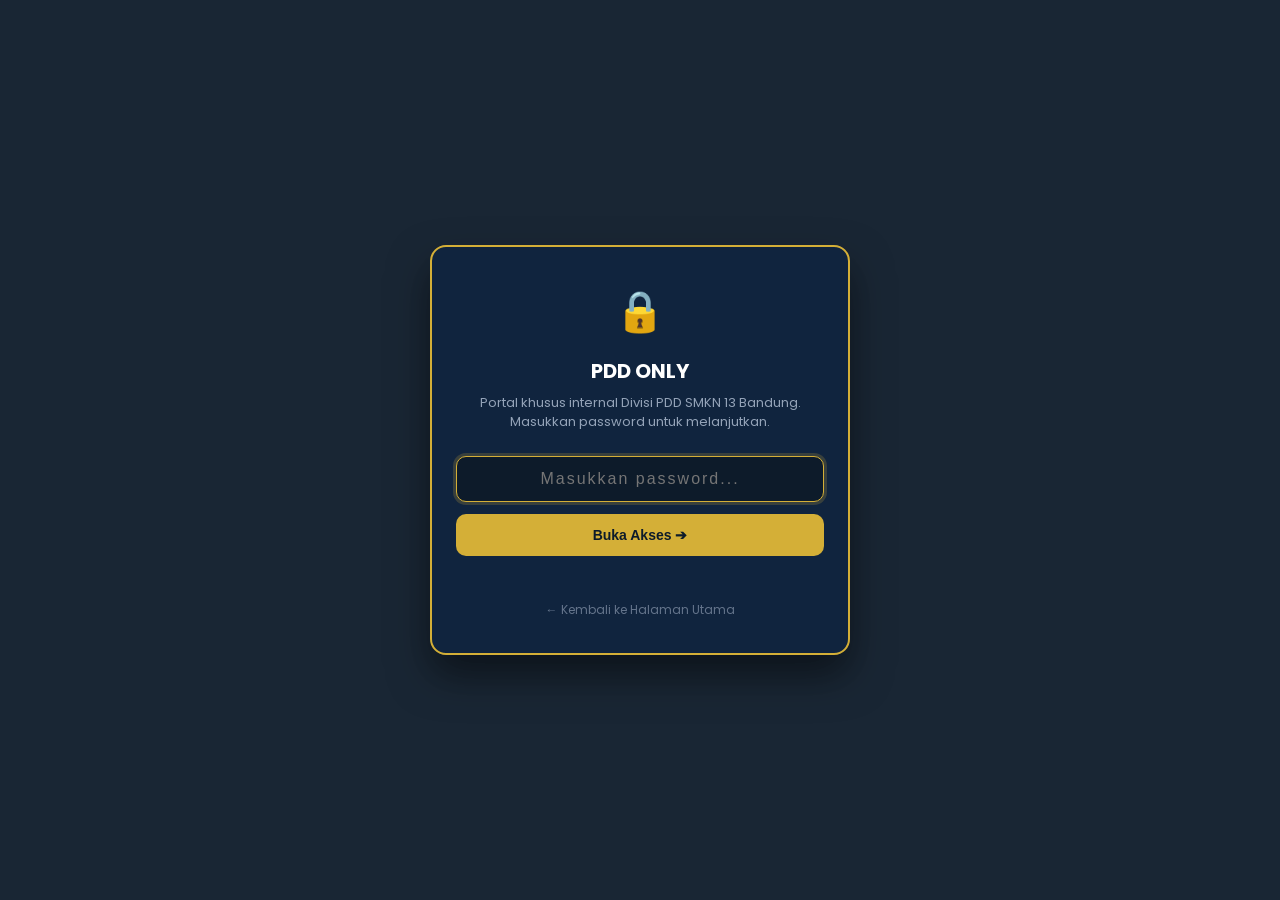
<file: hgn/tasks.html>
<!DOCTYPE html>
<html lang="id">
<head>
  <meta charset="UTF-8">
  <meta name="viewport" content="width=device-width, initial-scale=1, viewport-fit=cover, interactive-widget=resizes-content">
  <meta name="theme-color" media="(prefers-color-scheme: light)" content="#1A365D">
  <meta name="theme-color" media="(prefers-color-scheme: dark)" content="#1A365D">
  <meta name="apple-mobile-web-app-status-bar-style" content="default">
  <title>Pembagian Tugas — PDD HGN 2026 SMKN 13 Bandung</title>
  <link rel="icon" type="image/png" href="assets/logo-mpk.png">
  <link rel="preconnect" href="https://fonts.googleapis.com">
  <link rel="preconnect" href="https://fonts.gstatic.com" crossorigin>
  <link href="https://fonts.googleapis.com/css2?family=League+Spartan:wght@600;700;800&family=Poppins:wght@400;500;600;700&display=swap" rel="stylesheet">
  <link rel="stylesheet" href="style.css">
  <script src="../pdd-security.js"></script>
  <script>
    if (window.PDDSecurity) {
      window.PDDSecurity.enforceGate({ homeUrl: '../index.html' });
    }
  </script>
</head>
<body>

  <!-- Header Nav -->
  <header class="site-header">
    <div class="header-container">
      <a href="index.html" class="brand-wrapper">
        <div class="logo-badge-group">
          <img src="assets/logo-smkn13.png" alt="Logo SMKN 13 Bandung">
          <img src="assets/logo-osis.png" alt="Logo OSIS">
          <img src="assets/logo-mpk.png" alt="Logo MPK">
        </div>
        <div class="brand-info">
          <h1>PDD HGN 2026</h1>
          <div class="subtitle">SMKN 13 Bandung · OSIS & MPK</div>
        </div>
      </a>

      <nav class="main-nav">
        <a href="index.html" class="nav-link">📁 Berkas & Aset</a>
        <a href="tasks.html" class="nav-link active">📋 Pembagian Tugas</a>
        <a href="roadmap.html" class="nav-link">⏱️ Timeline & Rundown</a>
        <a href="../index.html" class="nav-link" style="opacity: 0.75;" title="Kembali ke Portal Pilketos">← Pilketos</a>
      </nav>
    </div>
  </header>

  <!-- Main Content -->
  <main class="main-content">

    <div style="margin-bottom: 24px;">
      <span class="hero-badge">Struktur Tim Pairing VBAP & EBAP</span>
      <h2 style="font-family: 'League Spartan', sans-serif; font-size: 28px; font-weight: 800; color: var(--deep-navy); margin-top: 4px;">
        Pembagian Tugas Divisi PDD — HGN 2026
      </h2>
      <p style="color: var(--text-muted); font-size: 14px; margin-top: 4px;">
        Setiap sub-divisi dipasangkan 1 anggota senior (VBAP) dan 1 anggota junior (EBAP) untuk memastikan pendampingan teknis dan eksekusi lapangan berjalan lancar.
      </p>
    </div>

    <!-- Ringkasan Sub-Divisi Kerja -->
    <div class="grid-2">

      <!-- Publikasi -->
      <div class="card" style="border-top: 4px solid var(--sky-azure);">
        <div class="card-header">
          <h3>📢 Publikasi & Desain</h3>
          <span class="badge-vbap">Media Sosial</span>
        </div>
        <p style="font-size: 13px; color: var(--text-muted); margin-bottom: 12px;">
          Fokus pada konten digital Instagram (Feed, Story, Twibbon, dan copywriting ucapan).
        </p>
        <div style="background: var(--bg-cream); padding: 10px; border-radius: var(--radius-sm); border: 1px solid var(--border-subtle); font-size: 13px;">
          <div style="margin-bottom: 4px;">
            <span class="badge-vbap">VBAP</span> <strong>Hasbi</strong> (Lead Desain)
          </div>
          <div>
            <span class="badge-ebap">EBAP</span> <strong>Zhafira</strong> (Co-Lead & Copy)
          </div>
          <div style="margin-top: 8px; padding-top: 6px; border-top: 1px dashed var(--border-subtle); display: flex; gap: 4px; flex-wrap: wrap;">
            <span class="status-pill status-done" style="font-size: 10px;">✅ Template Kosongan Beres</span>
            <span class="status-pill status-done" style="font-size: 10px;">✅ Cue Card MC Beres</span>
            <span class="status-pill status-todo" style="font-size: 10px;">📌 Frame Feed (Selasa)</span>
          </div>
        </div>
      </div>

      <!-- Dokumentasi -->
      <div class="card" style="border-top: 4px solid var(--deep-navy);">
        <div class="card-header">
          <h3>📸 Dokumentasi & Operasional Video</h3>
          <span class="badge-vbap">Semua Tim Terlibat</span>
        </div>
        <p style="font-size: 13px; color: var(--text-muted); margin-bottom: 12px;">
          Saat Hari H seluruh anggota tim PDD turun langsung mendokumentasikan acara, dikoordinasikan oleh lead liputan dan editor video.
        </p>
        <div style="background: var(--bg-cream); padding: 10px; border-radius: var(--radius-sm); border: 1px solid var(--border-subtle); font-size: 13px;">
          <div style="margin-bottom: 4px;">
            <span class="badge-vbap">Lead VBAP</span> <strong>Imayesi</strong> & <span class="badge-ebap">Lead EBAP</span> <strong>Raziq</strong>
          </div>
          <div style="color: var(--text-muted); font-size: 11px;">
            👥 <strong>Pelaksana Lapangan:</strong> Seluruh anggota tim PDD (Davin, Hasbi, Imayesi, Fadli, Raziq, Zhafira)
          </div>
        </div>
      </div>

    </div>

    <!-- Briefing & Alur Operasional Lapangan (Selasa - Kamis) -->
    <div class="card" style="margin-bottom: 28px; border-left: 5px solid var(--sky-azure); background: #FFFFFF;">
      <div class="card-header" style="margin-bottom: 12px; padding-bottom: 10px;">
        <div>
          <h3 style="font-size: 19px; color: var(--deep-navy);">📢 Briefing & Alur Kerja Eksekusi (Selasa – Kamis)</h3>
          <div style="font-size: 12px; color: var(--text-muted); margin-top: 2px;">Instruksi operasional resmi Koordinator PDD untuk seluruh anggota tim</div>
        </div>
        <span class="badge-vbap" style="font-size: 12px;">SOP Lapangan</span>
      </div>

      <div style="display: grid; grid-template-columns: repeat(auto-fit, minmax(280px, 1fr)); gap: 16px; margin-top: 14px;">
        
        <!-- Hari 1: Selasa -->
        <div style="background: var(--bg-cream); border: 1px solid var(--border-subtle); border-radius: var(--radius-sm); padding: 14px;">
          <div style="display: flex; align-items: center; justify-content: space-between; margin-bottom: 8px;">
            <strong style="color: var(--deep-navy); font-size: 14px;">🗓️ Selasa, 24 Nov (H-1)</strong>
            <span class="badge-vbap" style="font-size: 10px;">Desain Frame</span>
          </div>
          <div style="font-size: 12px; color: var(--text-muted); margin-bottom: 6px;">Waktu: Pulang sekolah / fleksibel</div>
          <ul style="font-size: 12px; color: var(--text-main); line-height: 1.6; padding-left: 18px; margin: 0;">
            <li>Bikin frame/template layout feed Instagram (referensi <strong>Pinterest</strong> atau <strong>IG @sastrala</strong>).</li>
            <li>Konsep template kosongan: setelah foto Hari H beres, foto tinggal langsung ditimpa (drag-and-drop).</li>
            <li>Rasio kanvas: disiapkan format <strong>4:5 (1080×1350 px)</strong> untuk feed IG.</li>
          </ul>
        </div>

        <!-- Hari 2: Rabu -->
        <div style="background: var(--bg-cream); border: 1px solid var(--border-subtle); border-radius: var(--radius-sm); padding: 14px;">
          <div style="display: flex; align-items: center; justify-content: space-between; margin-bottom: 8px;">
            <strong style="color: var(--deep-navy); font-size: 14px;">🗓️ Rabu, 25 Nov (Hari H)</strong>
            <span class="badge-ebap" style="font-size: 10px;">Semua Terjun Lapangan</span>
          </div>
          <div style="font-size: 12px; color: var(--text-muted); margin-bottom: 6px;">Waktu: Upacara s.d. selesai acara</div>
          <ul style="font-size: 12px; color: var(--text-main); line-height: 1.6; padding-left: 18px; margin: 0;">
            <li><strong>Seluruh anggota tim PDD:</strong> wajib terjun ke lapangan buat dokum suasana & momen upacara. Sepakati tugas Foto & Video.</li>
            <li><strong>Proporsi jepret:</strong> usahakan <em>Portrait</em> dan <em>Landscape</em> seimbang banyaknya (menyesuaikan storage memori, bebas sampai 1.000 foto).</li>
            <li><strong>Prioritas subjek:</strong> (1) Inti upacara & acara, (2) Bapak/Ibu Guru, (3) Kepala Sekolah (wajib dapat!), (4) Siswa & candid.</li>
            <li><strong>Setor file hari itu juga:</strong> seluruh file mentah langsung disetor ke Google Drive Davin untuk dikurasi & diedit.</li>
          </ul>
        </div>

        <!-- Hari 3: Kamis -->
        <div style="background: var(--bg-cream); border: 1px solid var(--border-subtle); border-radius: var(--radius-sm); padding: 14px;">
          <div style="display: flex; align-items: center; justify-content: space-between; margin-bottom: 8px;">
            <strong style="color: var(--deep-navy); font-size: 14px;">🗓️ Kamis, 26 Nov (H+1)</strong>
            <span class="badge-vbap" style="font-size: 10px;">Copy & Sound</span>
          </div>
          <div style="font-size: 12px; color: var(--text-muted); margin-bottom: 6px;">Waktu: Pasca upacara</div>
          <ul style="font-size: 12px; color: var(--text-main); line-height: 1.6; padding-left: 18px; margin: 0;">
            <li>Penyusunan draft copywriting caption resmi untuk feed Instagram.</li>
            <li>Pemilihan audio / backsound lagu yang pas dan masuk vibe-nya dengan postingan feed.</li>
            <li>Finalisasi postingan feed kolase HGN 2026.</li>
          </ul>
        </div>

      </div>
    </div>

    <!-- Tabel Rincian Tugas Statis -->
    <div class="section-title">
      <span>Tabel Rincian Tugas & Deliverables</span>
      <span style="font-size: 12px; font-weight: 500; color: var(--text-muted); font-family: 'Poppins', sans-serif;">Pembaruan per 23 November 2026</span>
    </div>

    <div class="table-container">
      <table class="data-table">
        <thead>
          <tr>
            <th style="width: 50px;">No</th>
            <th>Item Pekerjaan / Deliverable</th>
            <th>Sub-Divisi</th>
            <th>Penanggung Jawab (PIC)</th>
            <th>Target Deadline</th>
            <th>Status</th>
          </tr>
        </thead>
        <tbody>
          <!-- Publikasi -->
          <tr>
            <td>1</td>
            <td>
              <strong>Desain Template Kosongan (Feed & Story)</strong>
              <div style="font-size: 11px; color: var(--text-muted);">Template blank format 4:5 & 9:16 untuk pengumuman & ucapan fleksibel panitia.</div>
            </td>
            <td>Publikasi</td>
            <td>
              <span class="badge-vbap">Hasbi</span>
              <span class="badge-ebap">Zhafira</span>
            </td>
            <td>22 Nov 2026</td>
            <td><span class="status-pill status-done">✅ Selesai (Beres)</span></td>
          </tr>

          <tr>
            <td>2</td>
            <td>
              <strong>Desain Cue Card MC (Pemandu Acara)</strong>
              <div style="font-size: 11px; color: var(--text-muted);">Kartu panduan naskah MC upacara bendera khusus & persembahan apresiasi guru.</div>
            </td>
            <td>Publikasi</td>
            <td>
              <span class="badge-vbap">Hasbi</span>
              <span class="badge-ebap">Zhafira</span>
            </td>
            <td>23 Nov 2026</td>
            <td><span class="status-pill status-done">✅ Selesai (Beres)</span></td>
          </tr>

          <tr>
            <td>3</td>
            <td>
              <strong>Pembuatan Frame Layout Feed (Sistem Timpa Foto)</strong>
              <div style="font-size: 11px; color: var(--text-muted);">Frame rasio 4:5 di Canva/Photoshop. Referensi Pinterest / IG @sastrala.</div>
            </td>
            <td>Publikasi</td>
            <td>
              <span class="badge-vbap">Hasbi</span>
              <span class="badge-ebap">Zhafira</span>
            </td>
            <td>24 Nov 2026 (Selasa)</td>
            <td><span class="status-pill status-todo">Pulsek / Besok</span></td>
          </tr>

          <!-- Dokumentasi -->
          <tr>
            <td>4</td>
            <td>
              <strong>Inventarisasi Alat & Pembagian Tim Foto / Video</strong>
              <div style="font-size: 11px; color: var(--text-muted);">Cek fisik kamera, baterai, memory card, dan sepakati siapa pegang foto/video.</div>
            </td>
            <td>Dokumentasi</td>
            <td>
              <span class="badge-vbap">Imayesi</span>
              <span class="badge-ebap">Raziq</span>
            </td>
            <td>24 Nov 2026 (Selasa H-1)</td>
            <td><span class="status-pill status-todo">H-1 Acara</span></td>
          </tr>

          <tr>
            <td>5</td>
            <td>
              <strong>Dokumentasi Lapangan Upacara HGN (Semua Terjun)</strong>
              <div style="font-size: 11px; color: var(--text-muted);">Foto & video seimbang Portrait/Landscape. Prioritas: Acara, Guru, Kepsek (wajib), Siswa.</div>
            </td>
            <td>Dokumentasi</td>
            <td>
              <span class="badge-vbap">Semua Tim PDD</span>
              <div style="font-size: 11px; color: var(--text-muted); margin-top: 2px;">Lead: Imayesi & Raziq (Semua Turun)</div>
            </td>
            <td>25 Nov 2026 (Hari H)</td>
            <td><span class="status-pill status-todo">Hari H</span></td>
          </tr>

          <tr>
            <td>6</td>
            <td>
              <strong>Sentralisasi & Penyetoran File Mentah ke Google Drive Davin</strong>
              <div style="font-size: 11px; color: var(--text-muted);">Seluruh file mentah langsung disetor ke Drive Davin untuk kurasi & editing foto.</div>
            </td>
            <td>Dokumentasi</td>
            <td>
              <span class="badge-vbap">Davin</span>
              <div style="font-size: 11px; color: var(--text-muted); margin-top: 2px;">Seluruh Anggota Setor</div>
            </td>
            <td>25 Nov 2026 (Hari H)</td>
            <td><span class="status-pill status-todo">Hari H Malam</span></td>
          </tr>

          <tr>
            <td>7</td>
            <td>
              <strong>Copywriting Caption Feed & Pemilihan Backsound Lagu</strong>
              <div style="font-size: 11px; color: var(--text-muted);">Penyusunan teks ucapan apresiasi & sound/lagu yang pas dengan vibe feed sebelum rilis.</div>
            </td>
            <td>Publikasi</td>
            <td>
              <span class="badge-ebap">Zhafira</span>
              <span class="badge-vbap">Hasbi</span>
            </td>
            <td>26 Nov 2026 (Kamis)</td>
            <td><span class="status-pill status-todo">Pasca Acara</span></td>
          </tr>
        </tbody>
      </table>
    </div>

  </main>

  <!-- Footer -->
  <footer class="site-footer">
    <div class="footer-container">
      <div class="footer-copy">
        © 2026 Divisi PDD — OSIS & MPK SMKN 13 Bandung.
      </div>
      <div>
        Peringatan Hari Guru Nasional · 25 November 2026
      </div>
    </div>
  </footer>

</body>
</html>
</file>
<file: hgn/style.css>
/* ============================================================
   PDD HGN 2026 — SMKN 13 BANDUNG
   Design System: Celestial Academia (Cloud Cream, Sky Azure, Warm Sunbeam)
   ============================================================ */

:root {
  --bg-cream: #F9F8F0;
  --bg-card: #FFFFFF;
  --sky-azure: #4687E4;
  --sky-azure-dark: #2F6BC2;
  --sky-azure-light: #EBF3FD;
  --sunbeam: #FAE5C1;
  --sunbeam-soft: #FDF4E5;
  --deep-navy: #1A365D;
  --navy-slate: #243B53;
  --text-main: #1A202C;
  --text-muted: #4A5568;
  --border-subtle: #E2E8F0;
  --border-warm: #EADBCA;
  --terracotta: #D9534F;
  --radius-sm: 6px;
  --radius-md: 12px;
  --radius-lg: 18px;
  --shadow-sm: 0 1px 3px rgba(26, 54, 93, 0.05);
  --shadow-md: 0 4px 16px rgba(26, 54, 93, 0.08);
  --shadow-lg: 0 10px 30px rgba(70, 135, 228, 0.12);
}

html {
  -webkit-tap-highlight-color: transparent;
  -webkit-text-size-adjust: 100%;
}

* {
  box-sizing: border-box;
  margin: 0;
  padding: 0;
}

body {
  font-family: 'Poppins', -apple-system, BlinkMacSystemFont, 'Segoe UI', Roboto, sans-serif;
  background-color: var(--bg-cream);
  color: var(--text-main);
  line-height: 1.6;
  min-height: 100dvh;
  display: flex;
  flex-direction: column;
}

/* Touch & selection defaults */
button, a, [role="button"], .btn, .nav-link {
  touch-action: manipulation;
}

button, [role="button"], .btn, .nav-link, .badge-vbap, .badge-ebap, .status-pill {
  user-select: none;
  -webkit-user-select: none;
  -webkit-touch-callout: none;
}

/* ---------------- Top Navbar ---------------- */
header.site-header {
  background: var(--deep-navy);
  color: #FFFFFF;
  border-bottom: 3px solid var(--sunbeam);
  box-shadow: 0 4px 20px rgba(26, 54, 93, 0.2);
  position: sticky;
  top: 0;
  z-index: 100;
  padding-top: env(safe-area-inset-top, 0px);
}

.header-container {
  max-width: 1200px;
  margin: 0 auto;
  padding: 14px 24px;
  display: flex;
  justify-content: space-between;
  align-items: center;
  gap: 20px;
}

.brand-wrapper {
  display: flex;
  align-items: center;
  gap: 14px;
  text-decoration: none;
  color: inherit;
}

.logo-badge-group {
  display: flex;
  align-items: center;
  gap: 8px;
  background: #FFFFFF;
  padding: 6px 10px;
  border-radius: var(--radius-md);
  border: 1px solid var(--sunbeam);
  box-shadow: 0 2px 8px rgba(0, 0, 0, 0.15);
}

.logo-badge-group img {
  height: 38px;
  width: auto;
  object-fit: contain;
  display: block;
}

.brand-info h1 {
  font-family: 'League Spartan', sans-serif;
  font-size: 20px;
  font-weight: 700;
  line-height: 1.2;
  letter-spacing: 0.5px;
  color: #FFFFFF;
}

.brand-info .subtitle {
  font-size: 12px;
  color: #CBD5E1;
  font-weight: 400;
  letter-spacing: 0.2px;
}

/* Navigation Links */
nav.main-nav {
  display: flex;
  align-items: center;
  gap: 8px;
}

.nav-link {
  color: #E2E8F0;
  text-decoration: none;
  font-size: 13px;
  font-weight: 500;
  padding: 8px 14px;
  border-radius: var(--radius-sm);
  transition: transform 120ms ease-out, background 120ms ease-out, color 120ms ease-out;
  display: inline-flex;
  align-items: center;
  gap: 6px;
  border: 1px solid transparent;
  white-space: nowrap;
  flex-shrink: 0;
}

.nav-link:active {
  transform: scale(0.96);
  opacity: 0.9;
}

.nav-link.active {
  background: var(--sky-azure);
  color: #FFFFFF;
  font-weight: 600;
}

/* ---------------- Layout & Container ---------------- */
main.main-content {
  max-width: 1200px;
  width: 100%;
  margin: 28px auto;
  padding: 0 20px;
  flex: 1;
}

/* ---------------- Hero Section ---------------- */
.hero-card {
  background: var(--bg-card);
  border: 1px solid var(--border-warm);
  border-radius: var(--radius-lg);
  padding: 28px;
  box-shadow: var(--shadow-md);
  margin-bottom: 28px;
  display: grid;
  grid-template-columns: 1.3fr 1fr;
  gap: 28px;
  align-items: center;
}

.hero-text-side h2 {
  font-family: 'League Spartan', sans-serif;
  font-size: 32px;
  font-weight: 800;
  color: var(--deep-navy);
  line-height: 1.2;
  margin-bottom: 12px;
}

.hero-badge {
  display: inline-block;
  background: var(--sunbeam-soft);
  color: var(--deep-navy);
  border: 1px solid var(--sunbeam);
  font-size: 11px;
  font-weight: 700;
  letter-spacing: 0.5px;
  text-transform: uppercase;
  padding: 4px 10px;
  border-radius: 999px;
  margin-bottom: 12px;
}

.hero-text-side p {
  color: var(--text-muted);
  font-size: 14px;
  line-height: 1.6;
  margin-bottom: 20px;
}

.hero-stats-row {
  display: flex;
  gap: 16px;
  flex-wrap: wrap;
}

.hero-stat-box {
  background: var(--bg-cream);
  border: 1px solid var(--border-subtle);
  border-radius: var(--radius-md);
  padding: 10px 14px;
  min-width: 130px;
}

.hero-stat-box .stat-label {
  font-size: 11px;
  color: var(--text-muted);
  text-transform: uppercase;
  letter-spacing: 0.4px;
  font-weight: 600;
}

.hero-stat-box .stat-val {
  font-family: 'League Spartan', sans-serif;
  font-size: 18px;
  font-weight: 700;
  color: var(--deep-navy);
  margin-top: 2px;
}

.hero-image-side {
  position: relative;
  border-radius: var(--radius-md);
  overflow: hidden;
  box-shadow: var(--shadow-lg);
  border: 2px solid #FFFFFF;
  background: #EBF3FD;
}

.hero-image-side img {
  width: 100%;
  height: 240px;
  object-fit: cover;
  display: block;
  transition: transform 0.4s ease;
}

.hero-image-side:hover img {
  transform: scale(1.03);
}

.hero-image-caption {
  position: absolute;
  bottom: 0;
  left: 0;
  right: 0;
  background: linear-gradient(to top, rgba(26, 54, 93, 0.9), transparent);
  color: #FFFFFF;
  padding: 18px 14px 10px;
  font-size: 12px;
  font-weight: 500;
}

/* ---------------- Palette Bar ---------------- */
.palette-card {
  background: var(--bg-card);
  border: 1px solid var(--border-subtle);
  border-radius: var(--radius-md);
  padding: 20px;
  margin-bottom: 28px;
  box-shadow: var(--shadow-sm);
}

.section-title {
  font-family: 'League Spartan', sans-serif;
  font-size: 20px;
  font-weight: 700;
  color: var(--deep-navy);
  margin-bottom: 14px;
  display: flex;
  align-items: center;
  justify-content: space-between;
}

.palette-grid {
  display: grid;
  grid-template-columns: repeat(auto-fit, minmax(200px, 1fr));
  gap: 14px;
}

.color-swatch-box {
  border-radius: var(--radius-sm);
  overflow: hidden;
  border: 1px solid var(--border-subtle);
  background: #FFFFFF;
  box-shadow: 0 1px 3px rgba(0,0,0,0.04);
}

.color-block {
  height: 60px;
  width: 100%;
}

.color-info {
  padding: 10px;
}

.color-name {
  font-size: 13px;
  font-weight: 600;
  color: var(--deep-navy);
}

.color-hex {
  font-family: monospace;
  font-size: 12px;
  color: var(--text-muted);
}

.color-role {
  font-size: 11px;
  color: #718096;
  margin-top: 2px;
}

/* ---------------- Content Grids ---------------- */
.grid-2 {
  display: grid;
  grid-template-columns: 1fr 1fr;
  gap: 20px;
  margin-bottom: 28px;
}

.grid-3 {
  display: grid;
  grid-template-columns: repeat(3, 1fr);
  gap: 20px;
  margin-bottom: 28px;
}

.card {
  background: var(--bg-card);
  border: 1px solid var(--border-subtle);
  border-radius: var(--radius-md);
  padding: 20px;
  box-shadow: var(--shadow-sm);
}

.card-header {
  border-bottom: 1px solid var(--border-subtle);
  padding-bottom: 12px;
  margin-bottom: 14px;
  display: flex;
  align-items: center;
  justify-content: space-between;
}

.card-header h3 {
  font-family: 'League Spartan', sans-serif;
  font-size: 18px;
  font-weight: 700;
  color: var(--deep-navy);
}

/* Pairing Badges */
.badge-vbap {
  background: var(--sky-azure-light);
  color: var(--sky-azure-dark);
  font-size: 11px;
  font-weight: 700;
  padding: 3px 8px;
  border-radius: 4px;
  border: 1px solid rgba(70, 135, 228, 0.3);
}

.badge-ebap {
  background: #FEF3C7;
  color: #92400E;
  font-size: 11px;
  font-weight: 700;
  padding: 3px 8px;
  border-radius: 4px;
  border: 1px solid rgba(217, 119, 6, 0.3);
}

/* ---------------- Tables (Tasks & Schedule) ---------------- */
.table-container {
  background: var(--bg-card);
  border: 1px solid var(--border-subtle);
  border-radius: var(--radius-md);
  overflow-x: auto;
  -webkit-overflow-scrolling: touch;
  overscroll-behavior-x: contain;
  box-shadow: var(--shadow-sm);
  margin-bottom: 28px;
}

table.data-table {
  width: 100%;
  border-collapse: collapse;
  text-align: left;
  font-size: 13px;
}

table.data-table th {
  background: var(--deep-navy);
  color: #FFFFFF;
  font-family: 'League Spartan', sans-serif;
  font-size: 13px;
  font-weight: 700;
  padding: 12px 16px;
  letter-spacing: 0.5px;
  white-space: nowrap;
}

table.data-table td {
  padding: 12px 16px;
  border-bottom: 1px solid var(--border-subtle);
  vertical-align: middle;
}

table.data-table tr:last-child td {
  border-bottom: none;
}

/* Status Badges */
.status-pill {
  display: inline-block;
  padding: 3px 10px;
  border-radius: 999px;
  font-size: 11px;
  font-weight: 600;
  text-align: center;
  white-space: nowrap;
}

.status-todo {
  background: #F1F5F9;
  color: #475569;
  border: 1px solid #CBD5E1;
}

.status-upcoming {
  background: #FEF3C7;
  color: #92400E;
  border: 1px solid #FDE68A;
}

.status-progress {
  background: #EBF3FD;
  color: #1E40AF;
  border: 1px solid #BFDBFE;
}

.status-done {
  background: #DEF7EC;
  color: #03543F;
  border: 1px solid #BCF0DA;
}

/* ---------------- Action Buttons ---------------- */
.btn {
  display: inline-flex;
  align-items: center;
  justify-content: center;
  gap: 8px;
  font-size: 13px;
  font-weight: 600;
  padding: 10px 18px;
  min-height: 40px;
  border-radius: var(--radius-sm);
  text-decoration: none;
  cursor: pointer;
  transition: transform 120ms ease-out, background 120ms ease-out, opacity 120ms ease-out;
  border: none;
}

.btn:active {
  transform: scale(0.97);
  opacity: 0.9;
}

.btn-primary {
  background: var(--sky-azure-dark);
  color: #FFFFFF;
}

.btn-outline {
  background: transparent;
  color: var(--deep-navy);
  border: 1px solid var(--border-subtle);
}

.btn-sm {
  padding: 6px 12px;
  min-height: 32px;
  font-size: 12px;
}

/* ---------------- Hover Capabilities (Fine Pointer Only) ---------------- */
@media (hover: hover) and (pointer: fine) {
  .nav-link:hover {
    background: rgba(255, 255, 255, 0.12);
    color: #FFFFFF;
    border-color: rgba(255, 255, 255, 0.2);
  }
  .btn-primary:hover {
    background: #1E4F98;
  }
  .btn-outline:hover {
    background: var(--bg-cream);
    border-color: var(--navy-slate);
  }
  .hero-image-side:hover img {
    transform: scale(1.03);
  }
  table.data-table tr:hover {
    background-color: #F8FAFC;
  }
}

/* ---------------- Footer ---------------- */
footer.site-footer {
  background: var(--deep-navy);
  color: #94A3B8;
  padding: 24px 20px;
  padding-bottom: max(24px, calc(24px + env(safe-area-inset-bottom, 0px)));
  font-size: 13px;
  margin-top: auto;
  border-top: 1px solid rgba(255, 255, 255, 0.1);
}

.footer-container {
  max-width: 1200px;
  margin: 0 auto;
  display: flex;
  justify-content: space-between;
  align-items: center;
  flex-wrap: wrap;
  gap: 16px;
}

.footer-copy {
  color: #CBD5E1;
}

/* Responsive Media Queries */
@media (max-width: 900px) {
  .hero-card {
    grid-template-columns: 1fr;
    gap: 20px;
  }
  .grid-2, .grid-3 {
    grid-template-columns: 1fr;
  }
}

@media (max-width: 768px) {
  header.site-header {
    border-bottom-width: 2px;
  }

  .header-container {
    padding: 8px 12px 6px 12px;
    gap: 8px;
    flex-direction: column;
    align-items: stretch;
  }

  .brand-wrapper {
    gap: 8px;
  }

  .logo-badge-group {
    padding: 2px 6px;
    border-radius: 7px;
    gap: 5px;
  }

  .logo-badge-group img {
    height: 22px;
  }

  .brand-info h1 {
    font-size: 14.5px;
    line-height: 1.15;
  }

  .brand-info .subtitle {
    font-size: 10.5px;
    line-height: 1.1;
  }

  nav.main-nav {
    width: 100%;
    display: flex;
    flex-wrap: nowrap;
    overflow-x: auto;
    gap: 5px;
    padding: 0 0 2px 0;
    -webkit-overflow-scrolling: touch;
    overscroll-behavior-x: contain;
    scrollbar-width: none;
  }

  nav.main-nav::-webkit-scrollbar {
    display: none;
  }

  .nav-link {
    font-size: 11px;
    padding: 5px 10px;
    border-radius: 999px;
    background: rgba(255, 255, 255, 0.08);
    gap: 4px;
    min-height: 28px;
    line-height: 1;
    white-space: nowrap;
    flex-shrink: 0;
  }

  .nav-link.active {
    background: var(--sky-azure);
    box-shadow: 0 1px 4px rgba(70, 135, 228, 0.4);
  }

  main.main-content {
    margin: 14px auto;
    padding: 0 12px;
  }
}
</file>
